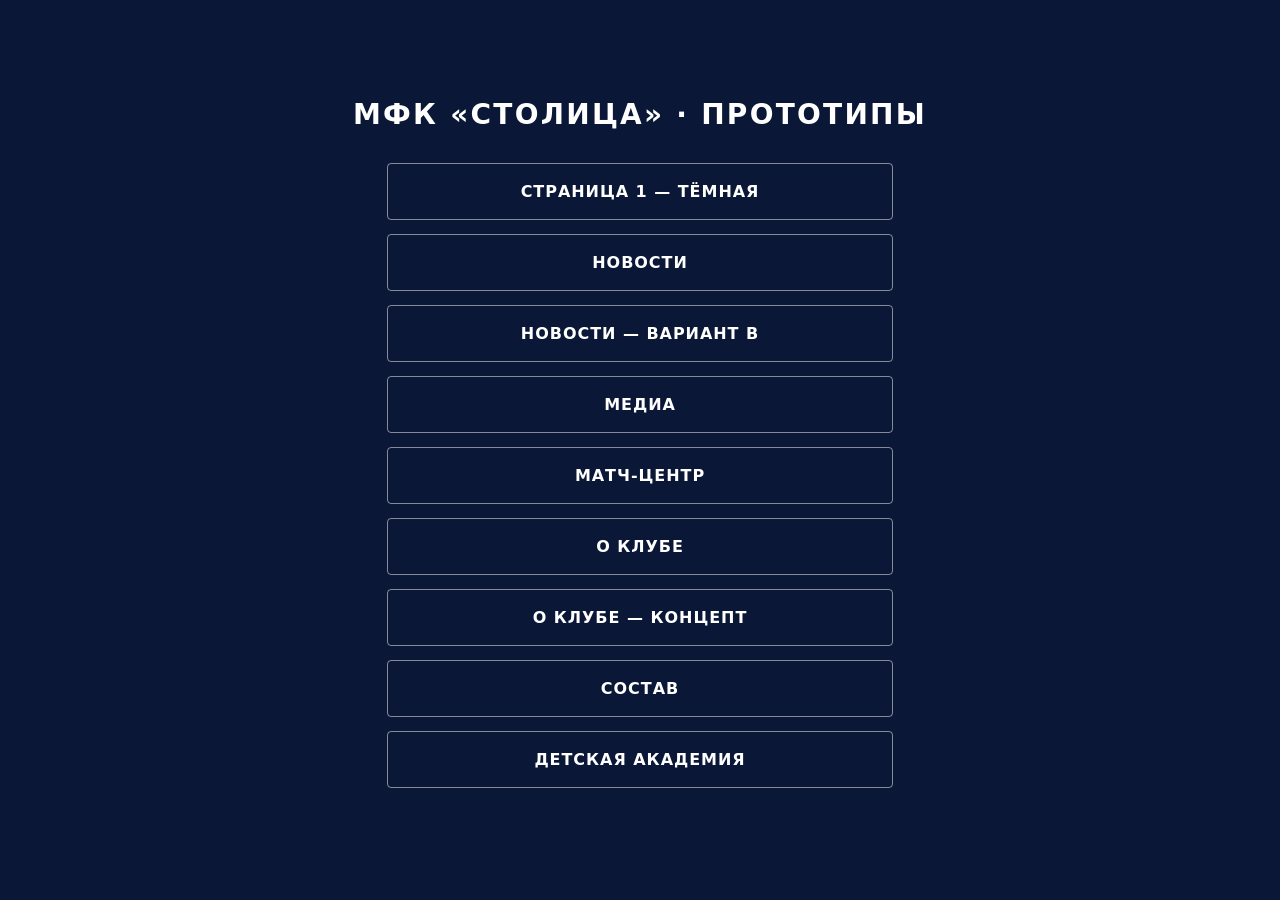
<file: index.html>
<!doctype html><html lang="ru"><head><meta charset="utf-8"><meta name="viewport" content="width=device-width,initial-scale=1"><title>МФК «Столица» — прототипы</title>
<style>body{margin:0;min-height:100vh;display:flex;align-items:center;justify-content:center;background:#0A1736;font-family:system-ui,sans-serif;color:#fff}
.b{text-align:center}h1{font-size:28px;letter-spacing:.08em;text-transform:uppercase;margin:0 0 32px}
a{display:block;margin:14px auto;padding:18px 32px;width:min(440px,calc(100vw - 48px));border:1.5px solid rgba(255,255,255,.5);border-radius:4px;color:#fff;text-decoration:none;font-weight:600;letter-spacing:.06em;text-transform:uppercase}
a:hover{background:#E3132C;border-color:#E3132C}</style></head><body><div class="b"><h1>МФК «Столица» · прототипы</h1>
<a href="page-1/index.html">Страница 1 — тёмная</a><a href="news/index.html">Новости</a><a href="news/variant-b.html">Новости — вариант B</a><a href="media/index.html">Медиа</a><a href="match-center/index.html">Матч-центр</a><a href="club/index.html">О клубе</a><a href="club/concept.html">О клубе — концепт</a><a href="squad/index.html">Состав</a><a href="kids/index.html">Детская академия</a></div></body></html>
</file>
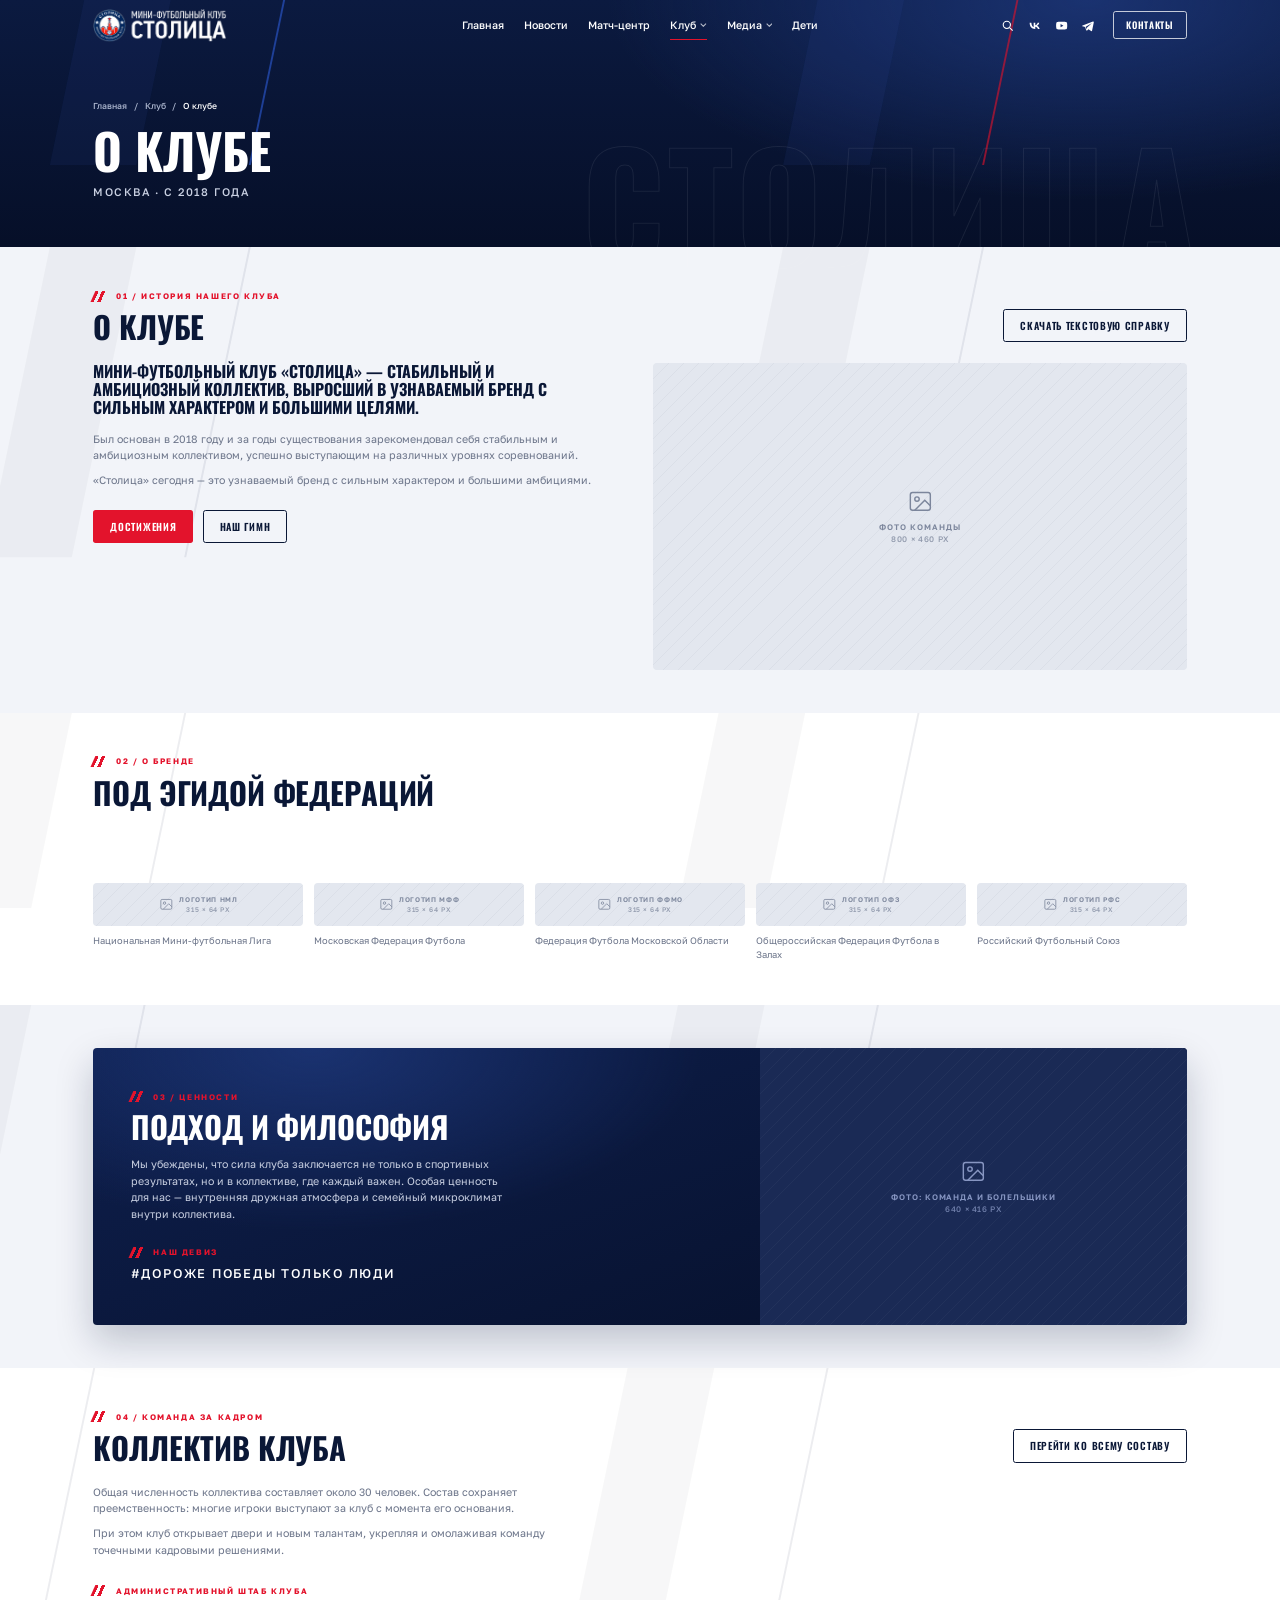
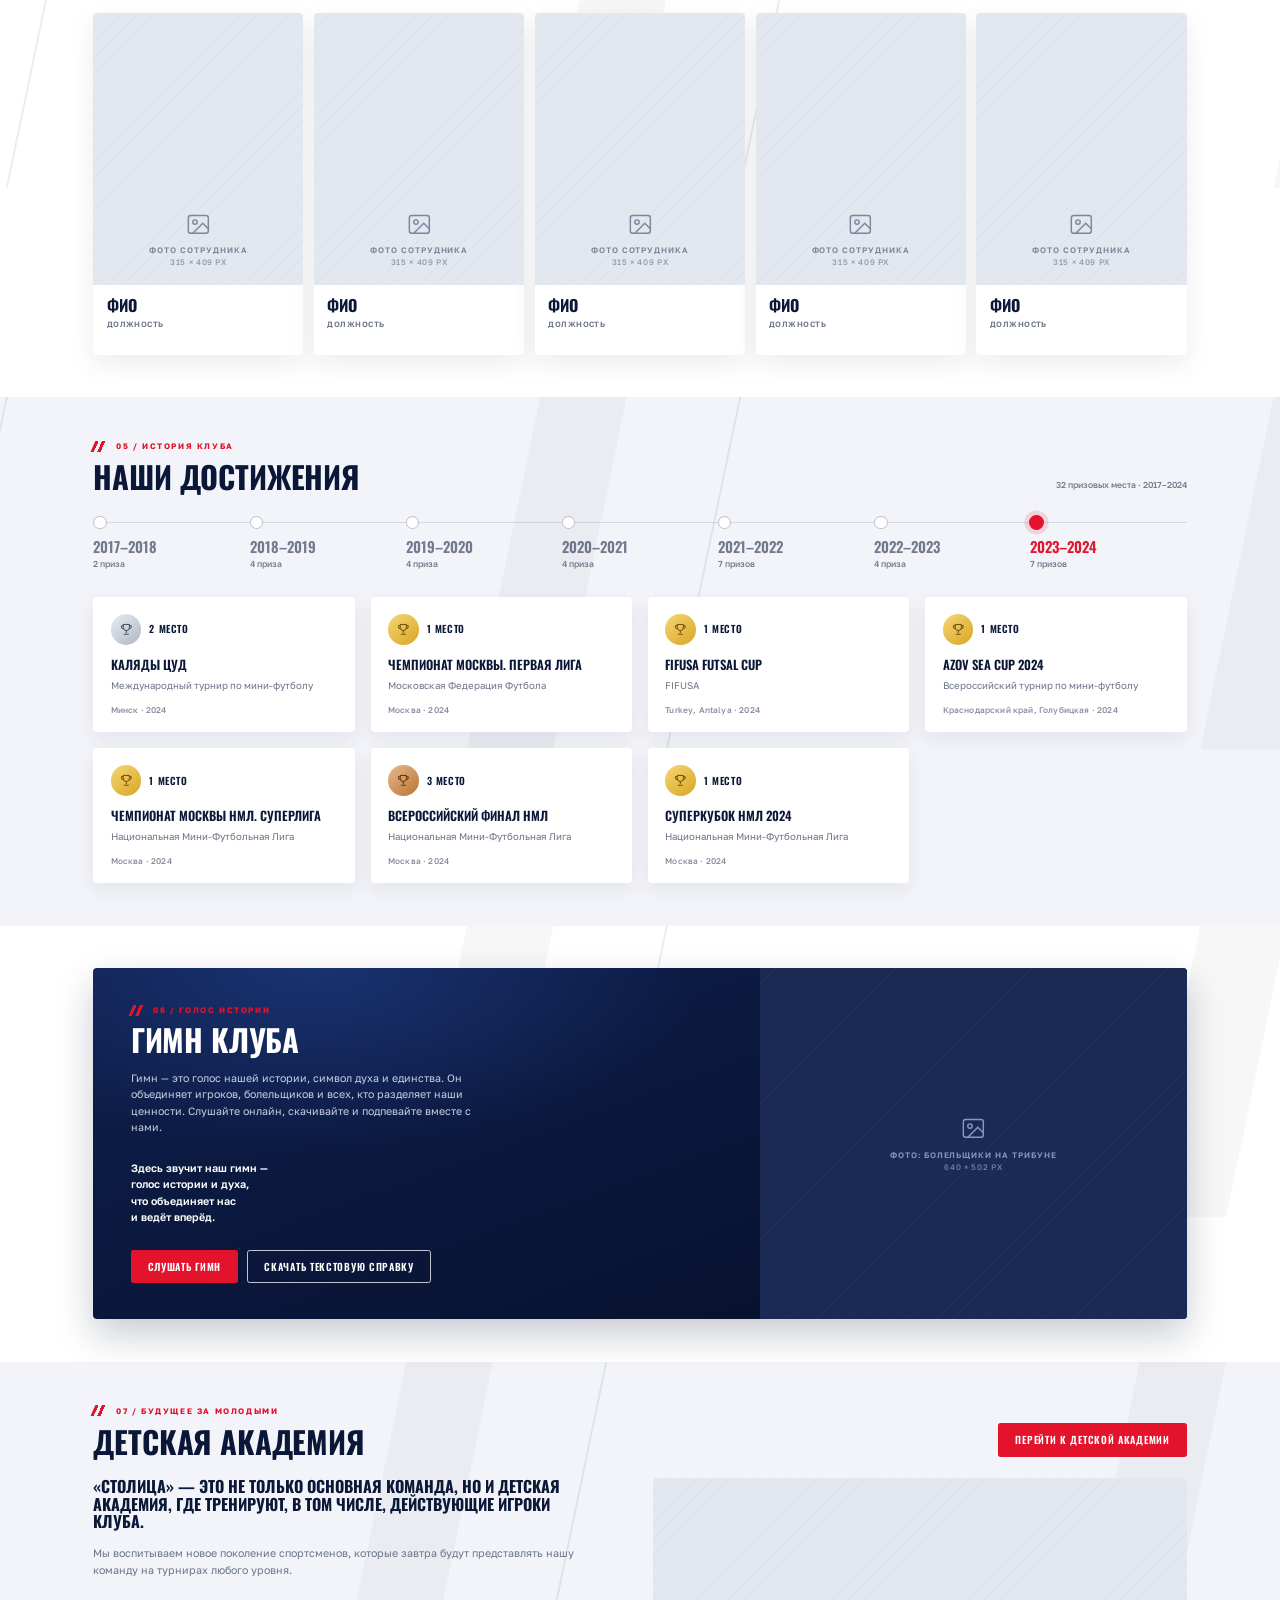
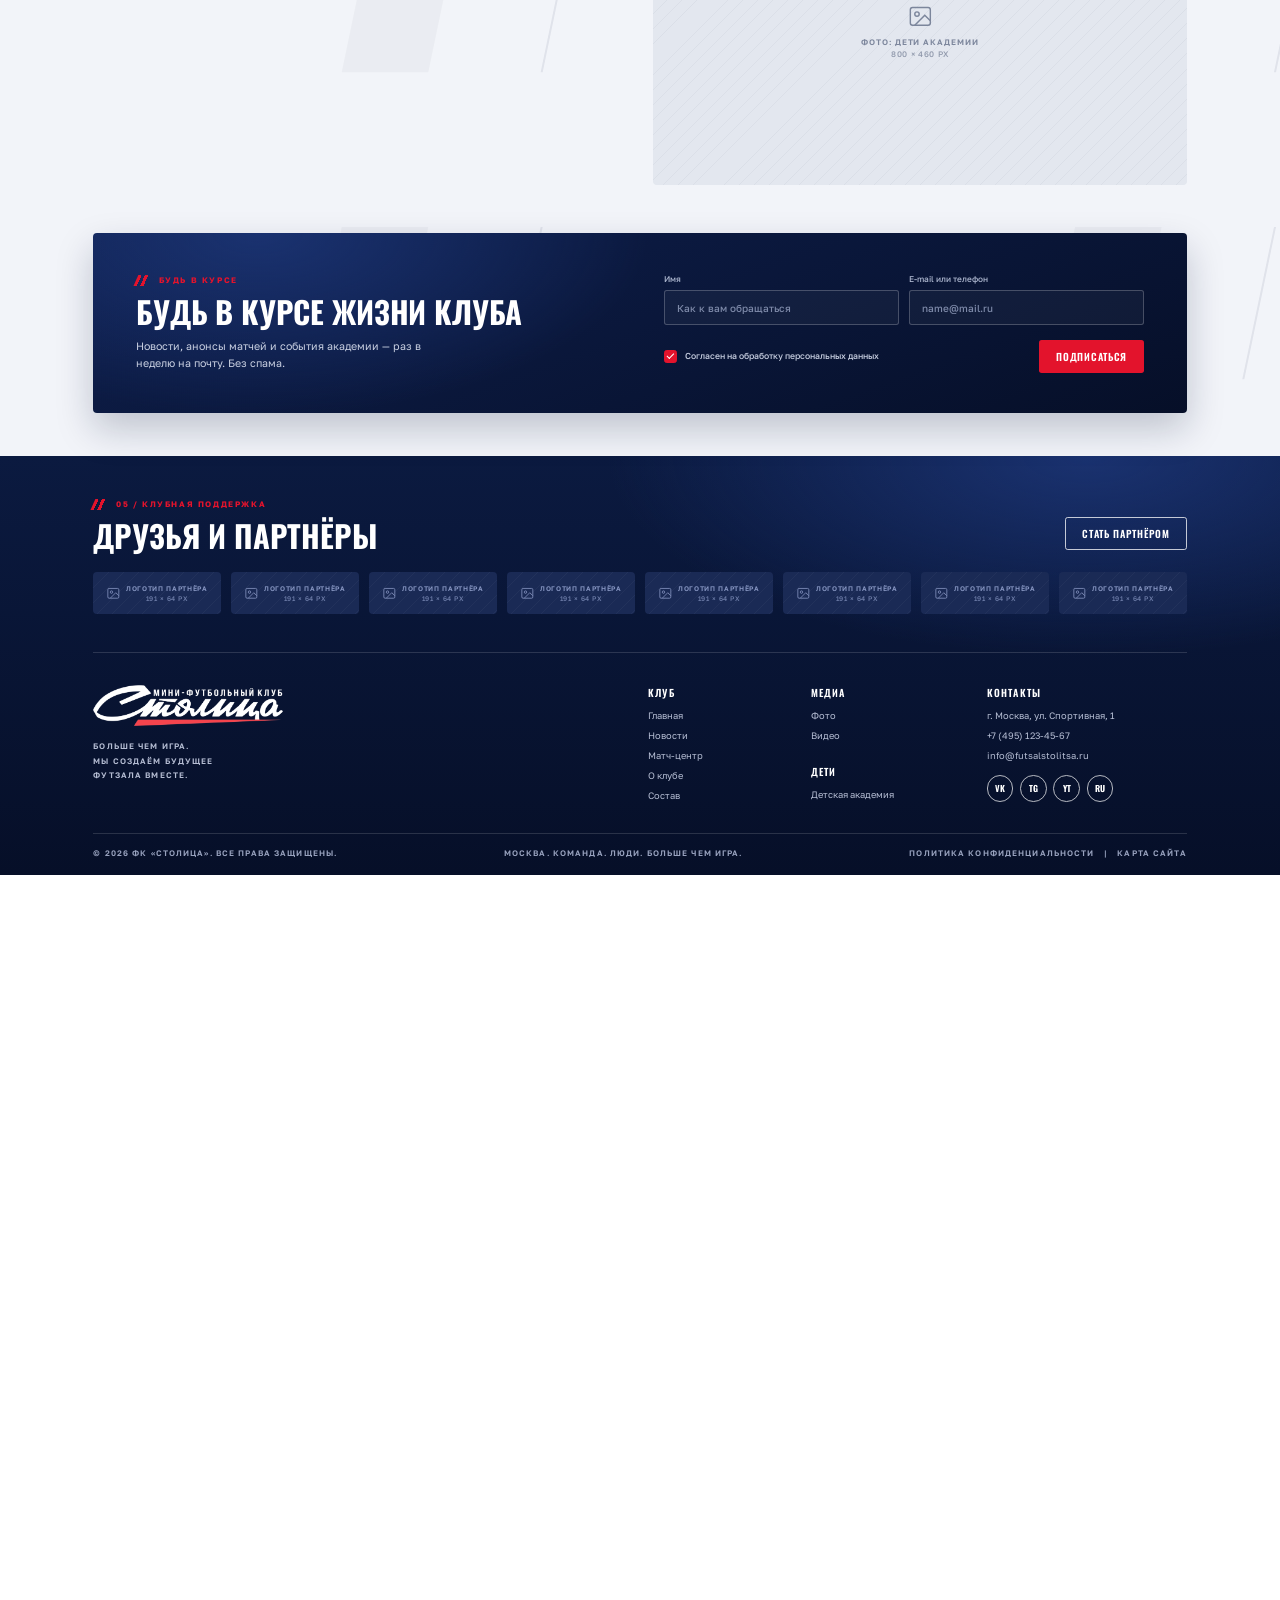
<file: club/index.html>
<!doctype html><html lang="ru" class="wide rsp" data-deco-t="0.20824" data-deco-x0="566.2"><head><meta charset="utf-8"><meta name="viewport" content="width=device-width,initial-scale=1">
<title>МФК «Столица» — О клубе</title><link rel="stylesheet" href="../assets/css/style.css"><link rel="stylesheet" href="../assets/css/pages.css"><link rel="stylesheet" href="../assets/css/responsive.css"><link rel="stylesheet" href="../assets/css/square.css">
<script>(function(){var d=document.documentElement;function f(){var w=window.innerWidth,m=w<1280,z=Math.min(1,w/1920);d.classList.toggle('mob',m);d.style.zoom=(!m&&z<1)?z:'';d.style.setProperty('--bleed',m?'0px':Math.max(0,(d.clientWidth-1920)/2)+'px')}f();addEventListener('resize',f)})()</script></head><body><header class="hdr dk"><div class="logo"><img src="../assets/img/logo_hdr_w.png" style="height:50px;width:auto" alt="МФК Столица"></div>
<nav class="nav"><a class="" href="../page-1/index.html">Главная</a><a class="" href="../news/index.html">Новости</a><a class="" href="../match-center/index.html">Матч-центр</a><span class="dd on"><a href="../club/index.html" aria-haspopup="true">Клуб<svg class="chev" viewBox="0 0 10 6" fill="none" stroke="currentColor" stroke-width="1.6"><path d="M1 1l4 4 4-4"/></svg></a><div class="ddm"><a href="../club/index.html" tabindex="0" class=on>О клубе</a><a href="../squad/index.html" tabindex="0">Состав</a></div></span><span class="dd"><a href="../media/index.html" aria-haspopup="true">Медиа<svg class="chev" viewBox="0 0 10 6" fill="none" stroke="currentColor" stroke-width="1.6"><path d="M1 1l4 4 4-4"/></svg></a><div class="ddm"><a href="../media/index.html#photo" tabindex="0">Фото</a><a href="../media/index.html#video" tabindex="0">Видео</a></div></span><a class="" href="../kids/index.html">Дети</a><a class="btn btn-red mob-only" href="#contacts">Контакты</a></nav><div class="hright"><div class="hicons"><a href="#search" aria-label="Поиск"><svg viewBox="0 0 24 24" fill="none" stroke="currentColor" stroke-width="2"><circle cx="10.5" cy="10.5" r="6.5"/><path d="M15.5 15.5L21 21"/></svg></a><a href="https://vk.com" aria-label="ВКонтакте" target="_blank" rel="noopener noreferrer"><svg viewBox="0 0 24 24" fill="currentColor"><path d="M12.8 18C6.6 18 3.1 13.8 3 6.8h3.1c.1 5.1 2.4 7.3 4.1 7.7V6.8h2.9v4.4c1.8-.2 3.6-2.2 4.3-4.4h2.9c-.5 2.7-2.5 4.7-3.9 5.5 1.4.7 3.7 2.4 4.6 5.7h-3.2c-.7-2.2-2.4-3.8-4.7-4V18h-.3z"/></svg></a><a href="https://www.youtube.com" aria-label="YouTube" target="_blank" rel="noopener noreferrer"><svg viewBox="0 0 24 24" fill="currentColor"><path d="M21.6 7.2a2.5 2.5 0 00-1.8-1.8C18.2 5 12 5 12 5s-6.2 0-7.8.4A2.5 2.5 0 002.4 7.2 26 26 0 002 12a26 26 0 00.4 4.8 2.5 2.5 0 001.8 1.8C5.8 19 12 19 12 19s6.2 0 7.8-.4a2.5 2.5 0 001.8-1.8A26 26 0 0022 12a26 26 0 00-.4-4.8zM10 15V9l5.2 3L10 15z"/></svg></a><a href="https://t.me" aria-label="Telegram" target="_blank" rel="noopener noreferrer"><svg viewBox="0 0 24 24" fill="currentColor"><path d="M21.5 4.3L2.9 11.5c-1.3.5-1.2 1.2-.2 1.5l4.8 1.5 1.8 5.6c.2.6.4.8.9.8.4 0 .6-.2.9-.4l2.3-2.2 4.8 3.5c.9.5 1.5.2 1.7-.8l3.1-14.7c.3-1.3-.5-1.8-1.5-1.5zM8.6 14.1l9.8-6.2c.5-.3.9-.1.5.2l-8.3 7.6-.3 3.4-1.7-5z"/></svg></a></div><a href="#contacts" class="btn btn-out w">Контакты</a></div><button class="burger" type="button" aria-label="Меню"><i></i><i></i><i></i></button></header>
<section class="navybg phero" style="color:#fff"><div class="ghost dk" style="right:calc(50% - 960px + 120px);bottom:-18px;font-size:220px">Столица</div>
<div class="wrap" style="padding-top:150px;padding-bottom:72px">
<div class="crumbs hi" style="--d:120ms"><a href="../page-1/index.html">Главная</a><span>/</span><span>Клуб</span><span>/</span><b>О клубе</b></div>
<h1 class="h1 hi" style="--d:220ms;font-size:74px;margin-top:22px">О клубе</h1>
<p class="sub hi" style="--d:340ms;margin-top:18px;font-size:16.5px;color:#C9D0E2">Москва · С 2018 года</p></div></section>

<section class="sec" id="about" style="background:var(--light)"><div class="wrap">
<div data-r><div class="sec-head"><div><div class="eyebrow">01 / История нашего клуба</div><h2 class="h2">О клубе</h2></div><span class="btn btn-out">Скачать текстовую справку</span></div></div>
<div style="display:grid;grid-template-columns:760px 1fr;gap:80px;align-items:start">
<div data-r>
<div class="h3">Мини-футбольный клуб «Столица» — стабильный и амбициозный коллектив, выросший в узнаваемый бренд с сильным характером и большими целями.</div>
<p class="p" style="margin-top:22px">Был основан в 2018 году и за годы существования зарекомендовал себя стабильным и амбициозным коллективом, успешно выступающим на различных уровнях соревнований.</p>
<p class="p" style="margin-top:12px">«Столица» сегодня — это узнаваемый бренд с сильным характером и большими амбициями.</p>
<div style="display:flex;gap:14px;margin-top:32px"><a class="btn btn-red" href="#achievements">Достижения</a><a class="btn btn-out" href="#anthem">Наш гимн</a></div></div>
<div style="position:relative;border-radius:var(--r);overflow:hidden;min-height:460px" data-r><div class="phd " style="position:absolute;inset:0"><svg viewBox="0 0 24 24" fill="none" stroke="currentColor" stroke-width="1.3"><rect x="3" y="4" width="18" height="16" rx="2"/><circle cx="9" cy="10" r="2"/><path d="M21 16l-5-5-9 9"/></svg><span class="phl" data-l="Фото команды">Фото команды</span></div></div></div></div></section>

<section class="sec" id="brand" style="background:#fff"><div class="wrap">
<div data-r><div class="sec-head"><div><div class="eyebrow">02 / О бренде</div><h2 class="h2">Под эгидой федераций</h2></div></div></div>
<p class="p" style="max-width:760px;margin:0 0 32px" data-r>Команда выступает под эгидой федераций, а также в коммерческих, всероссийских и международных турнирах.</p>
<div style="display:flex;gap:16px" data-stagger><div style="flex:1"><div class="phd lg" style="height:64px"><svg viewBox="0 0 24 24" fill="none" stroke="currentColor" stroke-width="1.3"><rect x="3" y="4" width="18" height="16" rx="2"/><circle cx="9" cy="10" r="2"/><path d="M21 16l-5-5-9 9"/></svg><span class="phl" data-l="Логотип НМЛ">Логотип НМЛ</span></div><div class="p" style="font-size:14px;margin-top:12px">Национальная Мини-футбольная Лига</div></div><div style="flex:1"><div class="phd lg" style="height:64px"><svg viewBox="0 0 24 24" fill="none" stroke="currentColor" stroke-width="1.3"><rect x="3" y="4" width="18" height="16" rx="2"/><circle cx="9" cy="10" r="2"/><path d="M21 16l-5-5-9 9"/></svg><span class="phl" data-l="Логотип МФФ">Логотип МФФ</span></div><div class="p" style="font-size:14px;margin-top:12px">Московская Федерация Футбола</div></div><div style="flex:1"><div class="phd lg" style="height:64px"><svg viewBox="0 0 24 24" fill="none" stroke="currentColor" stroke-width="1.3"><rect x="3" y="4" width="18" height="16" rx="2"/><circle cx="9" cy="10" r="2"/><path d="M21 16l-5-5-9 9"/></svg><span class="phl" data-l="Логотип ФФМО">Логотип ФФМО</span></div><div class="p" style="font-size:14px;margin-top:12px">Федерация Футбола Московской Области</div></div><div style="flex:1"><div class="phd lg" style="height:64px"><svg viewBox="0 0 24 24" fill="none" stroke="currentColor" stroke-width="1.3"><rect x="3" y="4" width="18" height="16" rx="2"/><circle cx="9" cy="10" r="2"/><path d="M21 16l-5-5-9 9"/></svg><span class="phl" data-l="Логотип ОФЗ">Логотип ОФЗ</span></div><div class="p" style="font-size:14px;margin-top:12px">Общероссийская Федерация Футбола в Залах</div></div><div style="flex:1"><div class="phd lg" style="height:64px"><svg viewBox="0 0 24 24" fill="none" stroke="currentColor" stroke-width="1.3"><rect x="3" y="4" width="18" height="16" rx="2"/><circle cx="9" cy="10" r="2"/><path d="M21 16l-5-5-9 9"/></svg><span class="phl" data-l="Логотип РФС">Логотип РФС</span></div><div class="p" style="font-size:14px;margin-top:12px">Российский Футбольный Союз</div></div></div></div></section>

<section class="sec" id="values" style="background:var(--light)"><div class="wrap">
<div class="abanner dark" data-r><div class="ab-l"><div class="eyebrow">03 / Ценности</div><h2 class="h2">Подход и философия</h2>
<p class="p">Мы убеждены, что сила клуба заключается не только в спортивных результатах, но и в коллективе, где каждый важен. Особая ценность для нас — внутренняя дружная атмосфера и семейный микроклимат внутри коллектива.</p>
<div class="eyebrow" style="margin-bottom:10px">Наш девиз</div><div class="sub" style="color:#fff">#Дороже победы только люди</div></div>
<div class="ab-r"><div class="phd dk" style="position:absolute;inset:0"><svg viewBox="0 0 24 24" fill="none" stroke="currentColor" stroke-width="1.3"><rect x="3" y="4" width="18" height="16" rx="2"/><circle cx="9" cy="10" r="2"/><path d="M21 16l-5-5-9 9"/></svg><span class="phl" data-l="Фото: команда и болельщики">Фото: команда и болельщики</span></div></div></div></div></section>

<section class="sec" id="staff" style="background:#fff"><div class="wrap" style="--cardw:315.2px">
<div data-r><div class="sec-head"><div><div class="eyebrow">04 / Команда за кадром</div><h2 class="h2">Коллектив клуба</h2></div><a class="btn btn-out" href="../squad/index.html">Перейти ко всему составу</a></div></div>
<div style="max-width:760px;margin-bottom:40px" data-r><p class="p">Общая численность коллектива составляет около 30 человек. Состав сохраняет преемственность: многие игроки выступают за клуб с момента его основания.</p>
<p class="p" style="margin-top:12px">При этом клуб открывает двери и новым талантам, укрепляя и омолаживая команду точечными кадровыми решениями.</p></div>
<div class="eyebrow" style="margin-bottom:24px" data-r>Административный штаб клуба</div>
<div class="sqt" data-stagger><div class="pc"><div class="ph" style="height:409px"><div class="phd bot" style="position:absolute;inset:0"><svg viewBox="0 0 24 24" fill="none" stroke="currentColor" stroke-width="1.3"><rect x="3" y="4" width="18" height="16" rx="2"/><circle cx="9" cy="10" r="2"/><path d="M21 16l-5-5-9 9"/></svg><span class="phl" data-l="Фото сотрудника">Фото сотрудника</span></div></div><div style="padding:18px 20px 22px"><div class="nm">ФИО</div><div class="role" style="margin-top:10px">Должность</div></div></div><div class="pc"><div class="ph" style="height:409px"><div class="phd bot" style="position:absolute;inset:0"><svg viewBox="0 0 24 24" fill="none" stroke="currentColor" stroke-width="1.3"><rect x="3" y="4" width="18" height="16" rx="2"/><circle cx="9" cy="10" r="2"/><path d="M21 16l-5-5-9 9"/></svg><span class="phl" data-l="Фото сотрудника">Фото сотрудника</span></div></div><div style="padding:18px 20px 22px"><div class="nm">ФИО</div><div class="role" style="margin-top:10px">Должность</div></div></div><div class="pc"><div class="ph" style="height:409px"><div class="phd bot" style="position:absolute;inset:0"><svg viewBox="0 0 24 24" fill="none" stroke="currentColor" stroke-width="1.3"><rect x="3" y="4" width="18" height="16" rx="2"/><circle cx="9" cy="10" r="2"/><path d="M21 16l-5-5-9 9"/></svg><span class="phl" data-l="Фото сотрудника">Фото сотрудника</span></div></div><div style="padding:18px 20px 22px"><div class="nm">ФИО</div><div class="role" style="margin-top:10px">Должность</div></div></div><div class="pc"><div class="ph" style="height:409px"><div class="phd bot" style="position:absolute;inset:0"><svg viewBox="0 0 24 24" fill="none" stroke="currentColor" stroke-width="1.3"><rect x="3" y="4" width="18" height="16" rx="2"/><circle cx="9" cy="10" r="2"/><path d="M21 16l-5-5-9 9"/></svg><span class="phl" data-l="Фото сотрудника">Фото сотрудника</span></div></div><div style="padding:18px 20px 22px"><div class="nm">ФИО</div><div class="role" style="margin-top:10px">Должность</div></div></div><div class="pc"><div class="ph" style="height:409px"><div class="phd bot" style="position:absolute;inset:0"><svg viewBox="0 0 24 24" fill="none" stroke="currentColor" stroke-width="1.3"><rect x="3" y="4" width="18" height="16" rx="2"/><circle cx="9" cy="10" r="2"/><path d="M21 16l-5-5-9 9"/></svg><span class="phl" data-l="Фото сотрудника">Фото сотрудника</span></div></div><div style="padding:18px 20px 22px"><div class="nm">ФИО</div><div class="role" style="margin-top:10px">Должность</div></div></div></div></div></section>

<section class="sec" id="achievements" style="background:var(--light)"><div class="wrap">
<div data-r><div class="sec-head"><div><div class="eyebrow">05 / История клуба</div><h2 class="h2">Наши достижения</h2></div><span class="vkcap">32 призовых места · 2017–2024</span></div></div>
<div class="tline" data-r data-tline><span class="" data-s="0"><i></i><b>2017–2018</b><em>2 приза</em></span><span class="" data-s="1"><i></i><b>2018–2019</b><em>4 приза</em></span><span class="" data-s="2"><i></i><b>2019–2020</b><em>4 приза</em></span><span class="" data-s="3"><i></i><b>2020–2021</b><em>4 приза</em></span><span class="" data-s="4"><i></i><b>2021–2022</b><em>7 призов</em></span><span class="" data-s="5"><i></i><b>2022–2023</b><em>4 приза</em></span><span class="on" data-s="6"><i></i><b>2023–2024</b><em>7 призов</em></span></div>
<div data-r><div class="achp" data-sp="0" hidden><div class="achg"><div class="ach"><div class="atop"><span class="medal silver"><svg viewBox="0 0 24 24" fill="none" stroke="currentColor" stroke-width="1.6"><path d="M7 4h10v5a5 5 0 0 1-10 0V4z"/><path d="M7 6H4v2a3 3 0 0 0 3 3M17 6h3v2a3 3 0 0 1-3 3M12 14v4M8 20h8"/></svg></span><span class="apl">2 место</span></div><div class="h4">Федеральная Бизнес Лига 2018</div><span class="dt">Москва · 2018</span></div><div class="ach"><div class="atop"><span class="medal silver"><svg viewBox="0 0 24 24" fill="none" stroke="currentColor" stroke-width="1.6"><path d="M7 4h10v5a5 5 0 0 1-10 0V4z"/><path d="M7 6H4v2a3 3 0 0 0 3 3M17 6h3v2a3 3 0 0 1-3 3M12 14v4M8 20h8"/></svg></span><span class="apl">2 место</span></div><div class="h4">Чемпионат г. Москвы 2017–2018. Высшая лига</div><p>Национальная Мини-Футбольная Лига</p><span class="dt">Москва · 2018</span></div></div></div><div class="achp" data-sp="1" hidden><div class="achg"><div class="ach"><div class="atop"><span class="medal gold"><svg viewBox="0 0 24 24" fill="none" stroke="currentColor" stroke-width="1.6"><path d="M7 4h10v5a5 5 0 0 1-10 0V4z"/><path d="M7 6H4v2a3 3 0 0 0 3 3M17 6h3v2a3 3 0 0 1-3 3M12 14v4M8 20h8"/></svg></span><span class="apl">1 место</span></div><div class="h4">Кубок России по футзалу 2019</div><p>Федерация Футзала России</p><span class="dt">Московская область · 2019</span></div><div class="ach"><div class="atop"><span class="medal silver"><svg viewBox="0 0 24 24" fill="none" stroke="currentColor" stroke-width="1.6"><path d="M7 4h10v5a5 5 0 0 1-10 0V4z"/><path d="M7 6H4v2a3 3 0 0 0 3 3M17 6h3v2a3 3 0 0 1-3 3M12 14v4M8 20h8"/></svg></span><span class="apl">2 место</span></div><div class="h4">Narva Futsal Cup 2019</div><p>Международный турнир по мини-футболу</p><span class="dt">Эстония, Нарва · 2019</span></div><div class="ach"><div class="atop"><span class="medal silver"><svg viewBox="0 0 24 24" fill="none" stroke="currentColor" stroke-width="1.6"><path d="M7 4h10v5a5 5 0 0 1-10 0V4z"/><path d="M7 6H4v2a3 3 0 0 0 3 3M17 6h3v2a3 3 0 0 1-3 3M12 14v4M8 20h8"/></svg></span><span class="apl">2 место</span></div><div class="h4">Открытый Кубок г. Москвы 2019</div><p>Национальная Мини-Футбольная Лига</p><span class="dt">Москва · 2019</span></div><div class="ach"><div class="atop"><span class="medal silver"><svg viewBox="0 0 24 24" fill="none" stroke="currentColor" stroke-width="1.6"><path d="M7 4h10v5a5 5 0 0 1-10 0V4z"/><path d="M7 6H4v2a3 3 0 0 0 3 3M17 6h3v2a3 3 0 0 1-3 3M12 14v4M8 20h8"/></svg></span><span class="apl">2 место</span></div><div class="h4">Чемпионат г. Москвы 2018–2019. Премьер лига</div><p>Национальная Мини-Футбольная Лига</p><span class="dt">Москва · 2019</span></div></div></div><div class="achp" data-sp="2" hidden><div class="achg"><div class="ach"><div class="atop"><span class="medal gold"><svg viewBox="0 0 24 24" fill="none" stroke="currentColor" stroke-width="1.6"><path d="M7 4h10v5a5 5 0 0 1-10 0V4z"/><path d="M7 6H4v2a3 3 0 0 0 3 3M17 6h3v2a3 3 0 0 1-3 3M12 14v4M8 20h8"/></svg></span><span class="apl">1 место</span></div><div class="h4">Всероссийский турнир «Таланты России»</div><p>Возраст U15–U25</p><span class="dt">Москва · 2020</span></div><div class="ach"><div class="atop"><span class="medal gold"><svg viewBox="0 0 24 24" fill="none" stroke="currentColor" stroke-width="1.6"><path d="M7 4h10v5a5 5 0 0 1-10 0V4z"/><path d="M7 6H4v2a3 3 0 0 0 3 3M17 6h3v2a3 3 0 0 1-3 3M12 14v4M8 20h8"/></svg></span><span class="apl">1 место</span></div><div class="h4">Открытый Кубок г. Москвы 2020</div><p>Национальная Мини-Футбольная Лига</p><span class="dt">Москва · 2020</span></div><div class="ach"><div class="atop"><span class="medal gold"><svg viewBox="0 0 24 24" fill="none" stroke="currentColor" stroke-width="1.6"><path d="M7 4h10v5a5 5 0 0 1-10 0V4z"/><path d="M7 6H4v2a3 3 0 0 0 3 3M17 6h3v2a3 3 0 0 1-3 3M12 14v4M8 20h8"/></svg></span><span class="apl">1 место</span></div><div class="h4">Чемпионат г. Москвы 2019–2020. Супер лига</div><p>Национальная Мини-Футбольная Лига</p><span class="dt">Москва · 2020</span></div><div class="ach"><div class="atop"><span class="medal gold"><svg viewBox="0 0 24 24" fill="none" stroke="currentColor" stroke-width="1.6"><path d="M7 4h10v5a5 5 0 0 1-10 0V4z"/><path d="M7 6H4v2a3 3 0 0 0 3 3M17 6h3v2a3 3 0 0 1-3 3M12 14v4M8 20h8"/></svg></span><span class="apl">1 место</span></div><div class="h4">Зимний Кубок г. Москвы 2020</div><p>Национальная Мини-Футбольная Лига</p><span class="dt">Москва · 2020</span></div></div></div><div class="achp" data-sp="3" hidden><div class="achg"><div class="ach"><div class="atop"><span class="medal gold"><svg viewBox="0 0 24 24" fill="none" stroke="currentColor" stroke-width="1.6"><path d="M7 4h10v5a5 5 0 0 1-10 0V4z"/><path d="M7 6H4v2a3 3 0 0 0 3 3M17 6h3v2a3 3 0 0 1-3 3M12 14v4M8 20h8"/></svg></span><span class="apl">1 место</span></div><div class="h4">Лига Чемпионов Европы по футзалу 2021</div><p>Futsal European Federation</p><span class="dt">Turkey, Manavgat · 2021</span></div><div class="ach"><div class="atop"><span class="medal gold"><svg viewBox="0 0 24 24" fill="none" stroke="currentColor" stroke-width="1.6"><path d="M7 4h10v5a5 5 0 0 1-10 0V4z"/><path d="M7 6H4v2a3 3 0 0 0 3 3M17 6h3v2a3 3 0 0 1-3 3M12 14v4M8 20h8"/></svg></span><span class="apl">1 место</span></div><div class="h4">XXIX Кубок России по футзалу 2021</div><p>Межрегиональная Федерация Футзала России</p><span class="dt">Московская область · 2021</span></div><div class="ach"><div class="atop"><span class="medal gold"><svg viewBox="0 0 24 24" fill="none" stroke="currentColor" stroke-width="1.6"><path d="M7 4h10v5a5 5 0 0 1-10 0V4z"/><path d="M7 6H4v2a3 3 0 0 0 3 3M17 6h3v2a3 3 0 0 1-3 3M12 14v4M8 20h8"/></svg></span><span class="apl">1 место</span></div><div class="h4">XXIX Чемпионат России по футзалу 2021</div><p>Межрегиональная Федерация Футзала России</p><span class="dt">Московская область · 2021</span></div><div class="ach"><div class="atop"><span class="medal bronze"><svg viewBox="0 0 24 24" fill="none" stroke="currentColor" stroke-width="1.6"><path d="M7 4h10v5a5 5 0 0 1-10 0V4z"/><path d="M7 6H4v2a3 3 0 0 0 3 3M17 6h3v2a3 3 0 0 1-3 3M12 14v4M8 20h8"/></svg></span><span class="apl">3 место</span></div><div class="h4">Чемпионат Москвы НМЛ. Супер Лига</div><p>Национальная Мини-Футбольная Лига</p><span class="dt">Москва · 2021</span></div></div></div><div class="achp" data-sp="4" hidden><div class="achg"><div class="ach"><div class="atop"><span class="medal silver"><svg viewBox="0 0 24 24" fill="none" stroke="currentColor" stroke-width="1.6"><path d="M7 4h10v5a5 5 0 0 1-10 0V4z"/><path d="M7 6H4v2a3 3 0 0 0 3 3M17 6h3v2a3 3 0 0 1-3 3M12 14v4M8 20h8"/></svg></span><span class="apl">2 место</span></div><div class="h4">Арсенал Black Sea Cup</div><p>Всероссийский турнир по мини-футболу</p><span class="dt">Абрау-Дюрсо · 2022</span></div><div class="ach"><div class="atop"><span class="medal gold"><svg viewBox="0 0 24 24" fill="none" stroke="currentColor" stroke-width="1.6"><path d="M7 4h10v5a5 5 0 0 1-10 0V4z"/><path d="M7 6H4v2a3 3 0 0 0 3 3M17 6h3v2a3 3 0 0 1-3 3M12 14v4M8 20h8"/></svg></span><span class="apl">1 место</span></div><div class="h4">Арсенал Azov Cup 2022</div><p>Всероссийский турнир по мини-футболу</p><span class="dt">Краснодарский край, Голубицкая · 2022</span></div><div class="ach"><div class="atop"><span class="medal gold"><svg viewBox="0 0 24 24" fill="none" stroke="currentColor" stroke-width="1.6"><path d="M7 4h10v5a5 5 0 0 1-10 0V4z"/><path d="M7 6H4v2a3 3 0 0 0 3 3M17 6h3v2a3 3 0 0 1-3 3M12 14v4M8 20h8"/></svg></span><span class="apl">1 место</span></div><div class="h4">Чемпионат Москвы</div><p>Национальная Мини-Футбольная Лига · Суперлига</p><span class="dt">Москва · 2022</span></div><div class="ach"><div class="atop"><span class="medal gold"><svg viewBox="0 0 24 24" fill="none" stroke="currentColor" stroke-width="1.6"><path d="M7 4h10v5a5 5 0 0 1-10 0V4z"/><path d="M7 6H4v2a3 3 0 0 0 3 3M17 6h3v2a3 3 0 0 1-3 3M12 14v4M8 20h8"/></svg></span><span class="apl">1 место</span></div><div class="h4">XXX Чемпионат России по футзалу</div><p>Межрегиональная Федерация Футзала России</p><span class="dt">Московская область, Ивантеевка · 2022</span></div><div class="ach"><div class="atop"><span class="medal gold"><svg viewBox="0 0 24 24" fill="none" stroke="currentColor" stroke-width="1.6"><path d="M7 4h10v5a5 5 0 0 1-10 0V4z"/><path d="M7 6H4v2a3 3 0 0 0 3 3M17 6h3v2a3 3 0 0 1-3 3M12 14v4M8 20h8"/></svg></span><span class="apl">1 место</span></div><div class="h4">Чемпионат мира 5×5 AFL</div><p>Amateur Football League</p><span class="dt">Сочи · 2022</span></div><div class="ach"><div class="atop"><span class="medal gold"><svg viewBox="0 0 24 24" fill="none" stroke="currentColor" stroke-width="1.6"><path d="M7 4h10v5a5 5 0 0 1-10 0V4z"/><path d="M7 6H4v2a3 3 0 0 0 3 3M17 6h3v2a3 3 0 0 1-3 3M12 14v4M8 20h8"/></svg></span><span class="apl">1 место</span></div><div class="h4">Futsal Masters Cup</div><p>Всероссийский турнир по мини-футболу</p><span class="dt">Чебоксары · 2022</span></div><div class="ach"><div class="atop"><span class="medal bronze"><svg viewBox="0 0 24 24" fill="none" stroke="currentColor" stroke-width="1.6"><path d="M7 4h10v5a5 5 0 0 1-10 0V4z"/><path d="M7 6H4v2a3 3 0 0 0 3 3M17 6h3v2a3 3 0 0 1-3 3M12 14v4M8 20h8"/></svg></span><span class="apl">3 место</span></div><div class="h4">Рождественский Кубок ККФЛ</div><p>Всероссийский турнир по мини-футболу</p><span class="dt">Краснодар · 2022</span></div></div></div><div class="achp" data-sp="5" hidden><div class="achg"><div class="ach"><div class="atop"><span class="medal gold"><svg viewBox="0 0 24 24" fill="none" stroke="currentColor" stroke-width="1.6"><path d="M7 4h10v5a5 5 0 0 1-10 0V4z"/><path d="M7 6H4v2a3 3 0 0 0 3 3M17 6h3v2a3 3 0 0 1-3 3M12 14v4M8 20h8"/></svg></span><span class="apl">1 место</span></div><div class="h4">Всероссийский финал НМЛ</div><p>Национальная Мини-футбольная Лига</p><span class="dt">Нижний Новгород · 2023</span></div><div class="ach"><div class="atop"><span class="medal silver"><svg viewBox="0 0 24 24" fill="none" stroke="currentColor" stroke-width="1.6"><path d="M7 4h10v5a5 5 0 0 1-10 0V4z"/><path d="M7 6H4v2a3 3 0 0 0 3 3M17 6h3v2a3 3 0 0 1-3 3M12 14v4M8 20h8"/></svg></span><span class="apl">2 место</span></div><div class="h4">Чемпионат Москвы НМЛ. Суперлига</div><p>Национальная Мини-футбольная Лига</p><span class="dt">Москва · 2023</span></div><div class="ach"><div class="atop"><span class="medal gold"><svg viewBox="0 0 24 24" fill="none" stroke="currentColor" stroke-width="1.6"><path d="M7 4h10v5a5 5 0 0 1-10 0V4z"/><path d="M7 6H4v2a3 3 0 0 0 3 3M17 6h3v2a3 3 0 0 1-3 3M12 14v4M8 20h8"/></svg></span><span class="apl">1 место</span></div><div class="h4">Yeleu Cup 2023</div><p>Международный турнир по мини-футболу</p><span class="dt">Астана, Казахстан · 2023</span></div><div class="ach"><div class="atop"><span class="medal bronze"><svg viewBox="0 0 24 24" fill="none" stroke="currentColor" stroke-width="1.6"><path d="M7 4h10v5a5 5 0 0 1-10 0V4z"/><path d="M7 6H4v2a3 3 0 0 0 3 3M17 6h3v2a3 3 0 0 1-3 3M12 14v4M8 20h8"/></svg></span><span class="apl">3 место</span></div><div class="h4">Каляды Цуд 2023</div><p>Международный турнир по мини-футболу</p><span class="dt">Беларусь, Минск · 2023</span></div></div></div><div class="achp" data-sp="6"><div class="achg"><div class="ach"><div class="atop"><span class="medal silver"><svg viewBox="0 0 24 24" fill="none" stroke="currentColor" stroke-width="1.6"><path d="M7 4h10v5a5 5 0 0 1-10 0V4z"/><path d="M7 6H4v2a3 3 0 0 0 3 3M17 6h3v2a3 3 0 0 1-3 3M12 14v4M8 20h8"/></svg></span><span class="apl">2 место</span></div><div class="h4">Каляды Цуд</div><p>Международный турнир по мини-футболу</p><span class="dt">Минск · 2024</span></div><div class="ach"><div class="atop"><span class="medal gold"><svg viewBox="0 0 24 24" fill="none" stroke="currentColor" stroke-width="1.6"><path d="M7 4h10v5a5 5 0 0 1-10 0V4z"/><path d="M7 6H4v2a3 3 0 0 0 3 3M17 6h3v2a3 3 0 0 1-3 3M12 14v4M8 20h8"/></svg></span><span class="apl">1 место</span></div><div class="h4">Чемпионат Москвы. Первая лига</div><p>Московская Федерация Футбола</p><span class="dt">Москва · 2024</span></div><div class="ach"><div class="atop"><span class="medal gold"><svg viewBox="0 0 24 24" fill="none" stroke="currentColor" stroke-width="1.6"><path d="M7 4h10v5a5 5 0 0 1-10 0V4z"/><path d="M7 6H4v2a3 3 0 0 0 3 3M17 6h3v2a3 3 0 0 1-3 3M12 14v4M8 20h8"/></svg></span><span class="apl">1 место</span></div><div class="h4">FIFUSA Futsal Cup</div><p>FIFUSA</p><span class="dt">Turkey, Antalya · 2024</span></div><div class="ach"><div class="atop"><span class="medal gold"><svg viewBox="0 0 24 24" fill="none" stroke="currentColor" stroke-width="1.6"><path d="M7 4h10v5a5 5 0 0 1-10 0V4z"/><path d="M7 6H4v2a3 3 0 0 0 3 3M17 6h3v2a3 3 0 0 1-3 3M12 14v4M8 20h8"/></svg></span><span class="apl">1 место</span></div><div class="h4">Azov Sea Cup 2024</div><p>Всероссийский турнир по мини-футболу</p><span class="dt">Краснодарский край, Голубицкая · 2024</span></div><div class="ach"><div class="atop"><span class="medal gold"><svg viewBox="0 0 24 24" fill="none" stroke="currentColor" stroke-width="1.6"><path d="M7 4h10v5a5 5 0 0 1-10 0V4z"/><path d="M7 6H4v2a3 3 0 0 0 3 3M17 6h3v2a3 3 0 0 1-3 3M12 14v4M8 20h8"/></svg></span><span class="apl">1 место</span></div><div class="h4">Чемпионат Москвы НМЛ. Суперлига</div><p>Национальная Мини-Футбольная Лига</p><span class="dt">Москва · 2024</span></div><div class="ach"><div class="atop"><span class="medal bronze"><svg viewBox="0 0 24 24" fill="none" stroke="currentColor" stroke-width="1.6"><path d="M7 4h10v5a5 5 0 0 1-10 0V4z"/><path d="M7 6H4v2a3 3 0 0 0 3 3M17 6h3v2a3 3 0 0 1-3 3M12 14v4M8 20h8"/></svg></span><span class="apl">3 место</span></div><div class="h4">Всероссийский финал НМЛ</div><p>Национальная Мини-Футбольная Лига</p><span class="dt">Москва · 2024</span></div><div class="ach"><div class="atop"><span class="medal gold"><svg viewBox="0 0 24 24" fill="none" stroke="currentColor" stroke-width="1.6"><path d="M7 4h10v5a5 5 0 0 1-10 0V4z"/><path d="M7 6H4v2a3 3 0 0 0 3 3M17 6h3v2a3 3 0 0 1-3 3M12 14v4M8 20h8"/></svg></span><span class="apl">1 место</span></div><div class="h4">Суперкубок НМЛ 2024</div><p>Национальная Мини-Футбольная Лига</p><span class="dt">Москва · 2024</span></div></div></div></div></div></section>

<section class="sec" id="anthem" style="background:#fff"><div class="wrap">
<div class="abanner dark" data-r><div class="ab-l"><div class="eyebrow">06 / Голос истории</div><h2 class="h2">Гимн клуба</h2>
<p class="p">Гимн — это голос нашей истории, символ духа и единства. Он объединяет игроков, болельщиков и всех, кто разделяет наши ценности. Слушайте онлайн, скачивайте и подпевайте вместе с нами.</p>
<p class="p" style="color:#fff;font-weight:600;margin-top:0">Здесь звучит наш гимн —<br>голос истории и духа,<br>что объединяет нас<br>и ведёт вперёд.</p>
<div style="display:flex;gap:14px"><span class="btn btn-red">Слушать гимн</span><span class="btn btn-out w">Скачать текстовую справку</span></div></div>
<div class="ab-r"><div class="phd dk" style="position:absolute;inset:0"><svg viewBox="0 0 24 24" fill="none" stroke="currentColor" stroke-width="1.3"><rect x="3" y="4" width="18" height="16" rx="2"/><circle cx="9" cy="10" r="2"/><path d="M21 16l-5-5-9 9"/></svg><span class="phl" data-l="Фото: болельщики на трибуне">Фото: болельщики на трибуне</span></div></div></div></div></section>

<section class="sec" id="academy" style="background:var(--light)"><div class="wrap">
<div data-r><div class="sec-head"><div><div class="eyebrow">07 / Будущее за молодыми</div><h2 class="h2">Детская академия</h2></div><a class="btn btn-red" href="../kids/index.html">Перейти к детской академии</a></div></div>
<div style="display:grid;grid-template-columns:760px 1fr;gap:80px;align-items:start">
<div data-r>
<div class="h3">«Столица» — это не только основная команда, но и детская академия, где тренируют, в том числе, действующие игроки клуба.</div>
<p class="p" style="margin-top:22px">Мы воспитываем новое поколение спортсменов, которые завтра будут представлять нашу команду на турнирах любого уровня.</p></div>
<div style="position:relative;border-radius:var(--r);overflow:hidden;min-height:460px" data-r><div class="phd " style="position:absolute;inset:0"><svg viewBox="0 0 24 24" fill="none" stroke="currentColor" stroke-width="1.3"><rect x="3" y="4" width="18" height="16" rx="2"/><circle cx="9" cy="10" r="2"/><path d="M21 16l-5-5-9 9"/></svg><span class="phl" data-l="Фото: дети академии">Фото: дети академии</span></div></div></div></div></section>
<section class="sec" style="background:var(--light);padding-top:8px"><div class="wrap">
<div class="subs dark" data-r><div class="sl"><div class="eyebrow">Будь в курсе</div><h2 class="h2">Будь в курсе жизни клуба</h2>
<p class="p">Новости, анонсы матчей и события академии — раз в неделю на почту. Без спама.</p></div>
<form class="sf" onsubmit="return false"><div class="row"><label><span>Имя</span><input type="text" placeholder="Как к вам обращаться" required autocomplete="name"></label>
<label><span>E-mail или телефон</span><input type="email" placeholder="name@mail.ru" required autocomplete="email"></label></div>
<div class="row2"><label class="chk"><input type="checkbox" checked required><i></i><span>Согласен на обработку персональных данных</span></label><button class="btn btn-red" type="submit">Подписаться</button></div>
<div class="ok" role="status">Спасибо, заявка принята</div></form></div></div></section>
<section class="foot navybg" id="contacts">


<div class="wrap" style="padding-top:var(--sec)"><div class="sec-head" data-r><div><div class="eyebrow">05 / Клубная поддержка</div><h2 class="h2">Друзья и партнёры</h2></div><span class="btn btn-out w">Стать партнёром</span></div>
<div style="display:flex;gap:16px;margin:8px 0 56px" data-stagger><div class="phd dk lg" style="height:64px;flex:1"><svg viewBox="0 0 24 24" fill="none" stroke="currentColor" stroke-width="1.3"><rect x="3" y="4" width="18" height="16" rx="2"/><circle cx="9" cy="10" r="2"/><path d="M21 16l-5-5-9 9"/></svg><span class="phl" data-l="Логотип партнёра">Логотип партнёра</span></div><div class="phd dk lg" style="height:64px;flex:1"><svg viewBox="0 0 24 24" fill="none" stroke="currentColor" stroke-width="1.3"><rect x="3" y="4" width="18" height="16" rx="2"/><circle cx="9" cy="10" r="2"/><path d="M21 16l-5-5-9 9"/></svg><span class="phl" data-l="Логотип партнёра">Логотип партнёра</span></div><div class="phd dk lg" style="height:64px;flex:1"><svg viewBox="0 0 24 24" fill="none" stroke="currentColor" stroke-width="1.3"><rect x="3" y="4" width="18" height="16" rx="2"/><circle cx="9" cy="10" r="2"/><path d="M21 16l-5-5-9 9"/></svg><span class="phl" data-l="Логотип партнёра">Логотип партнёра</span></div><div class="phd dk lg" style="height:64px;flex:1"><svg viewBox="0 0 24 24" fill="none" stroke="currentColor" stroke-width="1.3"><rect x="3" y="4" width="18" height="16" rx="2"/><circle cx="9" cy="10" r="2"/><path d="M21 16l-5-5-9 9"/></svg><span class="phl" data-l="Логотип партнёра">Логотип партнёра</span></div><div class="phd dk lg" style="height:64px;flex:1"><svg viewBox="0 0 24 24" fill="none" stroke="currentColor" stroke-width="1.3"><rect x="3" y="4" width="18" height="16" rx="2"/><circle cx="9" cy="10" r="2"/><path d="M21 16l-5-5-9 9"/></svg><span class="phl" data-l="Логотип партнёра">Логотип партнёра</span></div><div class="phd dk lg" style="height:64px;flex:1"><svg viewBox="0 0 24 24" fill="none" stroke="currentColor" stroke-width="1.3"><rect x="3" y="4" width="18" height="16" rx="2"/><circle cx="9" cy="10" r="2"/><path d="M21 16l-5-5-9 9"/></svg><span class="phl" data-l="Логотип партнёра">Логотип партнёра</span></div><div class="phd dk lg" style="height:64px;flex:1"><svg viewBox="0 0 24 24" fill="none" stroke="currentColor" stroke-width="1.3"><rect x="3" y="4" width="18" height="16" rx="2"/><circle cx="9" cy="10" r="2"/><path d="M21 16l-5-5-9 9"/></svg><span class="phl" data-l="Логотип партнёра">Логотип партнёра</span></div><div class="phd dk lg" style="height:64px;flex:1"><svg viewBox="0 0 24 24" fill="none" stroke="currentColor" stroke-width="1.3"><rect x="3" y="4" width="18" height="16" rx="2"/><circle cx="9" cy="10" r="2"/><path d="M21 16l-5-5-9 9"/></svg><span class="phl" data-l="Логотип партнёра">Логотип партнёра</span></div></div></div>
<div class="wrap"><div class="fcols" data-stagger >
<div><img src="../assets/img/logo_ftr.png" style="height:62px;width:auto" alt="МФК Столица">
<p class="cap" style="color:#B5BDD3;margin-top:26px;line-height:1.8">Больше чем игра.<br>Мы создаём будущее<br>футзала вместе.</p></div>
<div><h5>Клуб</h5><ul><li><a href="../page-1/index.html">Главная</a></li><li><a href="../news/index.html">Новости</a></li><li><a href="../match-center/index.html">Матч-центр</a></li><li><a href="../club/index.html">О клубе</a></li><li><a href="../squad/index.html">Состав</a></li></ul></div><div class="fstack"><div><h5>Медиа</h5><ul><li><a href="../media/index.html#photo">Фото</a></li><li><a href="../media/index.html#video">Видео</a></li></ul></div><div><h5>Дети</h5><ul><li><a href="../kids/index.html">Детская академия</a></li></ul></div></div>
<div><h5>Контакты</h5><ul><li>г. Москва, ул. Спортивная, 1</li><li>+7 (495) 123-45-67</li><li>info@futsalstolitsa.ru</li></ul><div class="soc"><a href="https://vk.com" aria-label="ВКонтакте" target="_blank" rel="noopener noreferrer">VK</a><a href="https://t.me" aria-label="Telegram" target="_blank" rel="noopener noreferrer">TG</a><a href="https://www.youtube.com" aria-label="YouTube" target="_blank" rel="noopener noreferrer">YT</a><a href="https://rutube.ru" aria-label="Rutube" target="_blank" rel="noopener noreferrer">RU</a></div></div>
</div>
<div class="fbar"><span>© 2026 ФК «Столица». Все права защищены.</span><span>Москва. Команда. Люди. Больше чем игра.</span><span>Политика конфиденциальности &nbsp; | &nbsp; Карта сайта</span></div></div></section>
<script src="../assets/js/app.js"></script></body></html>
</file>
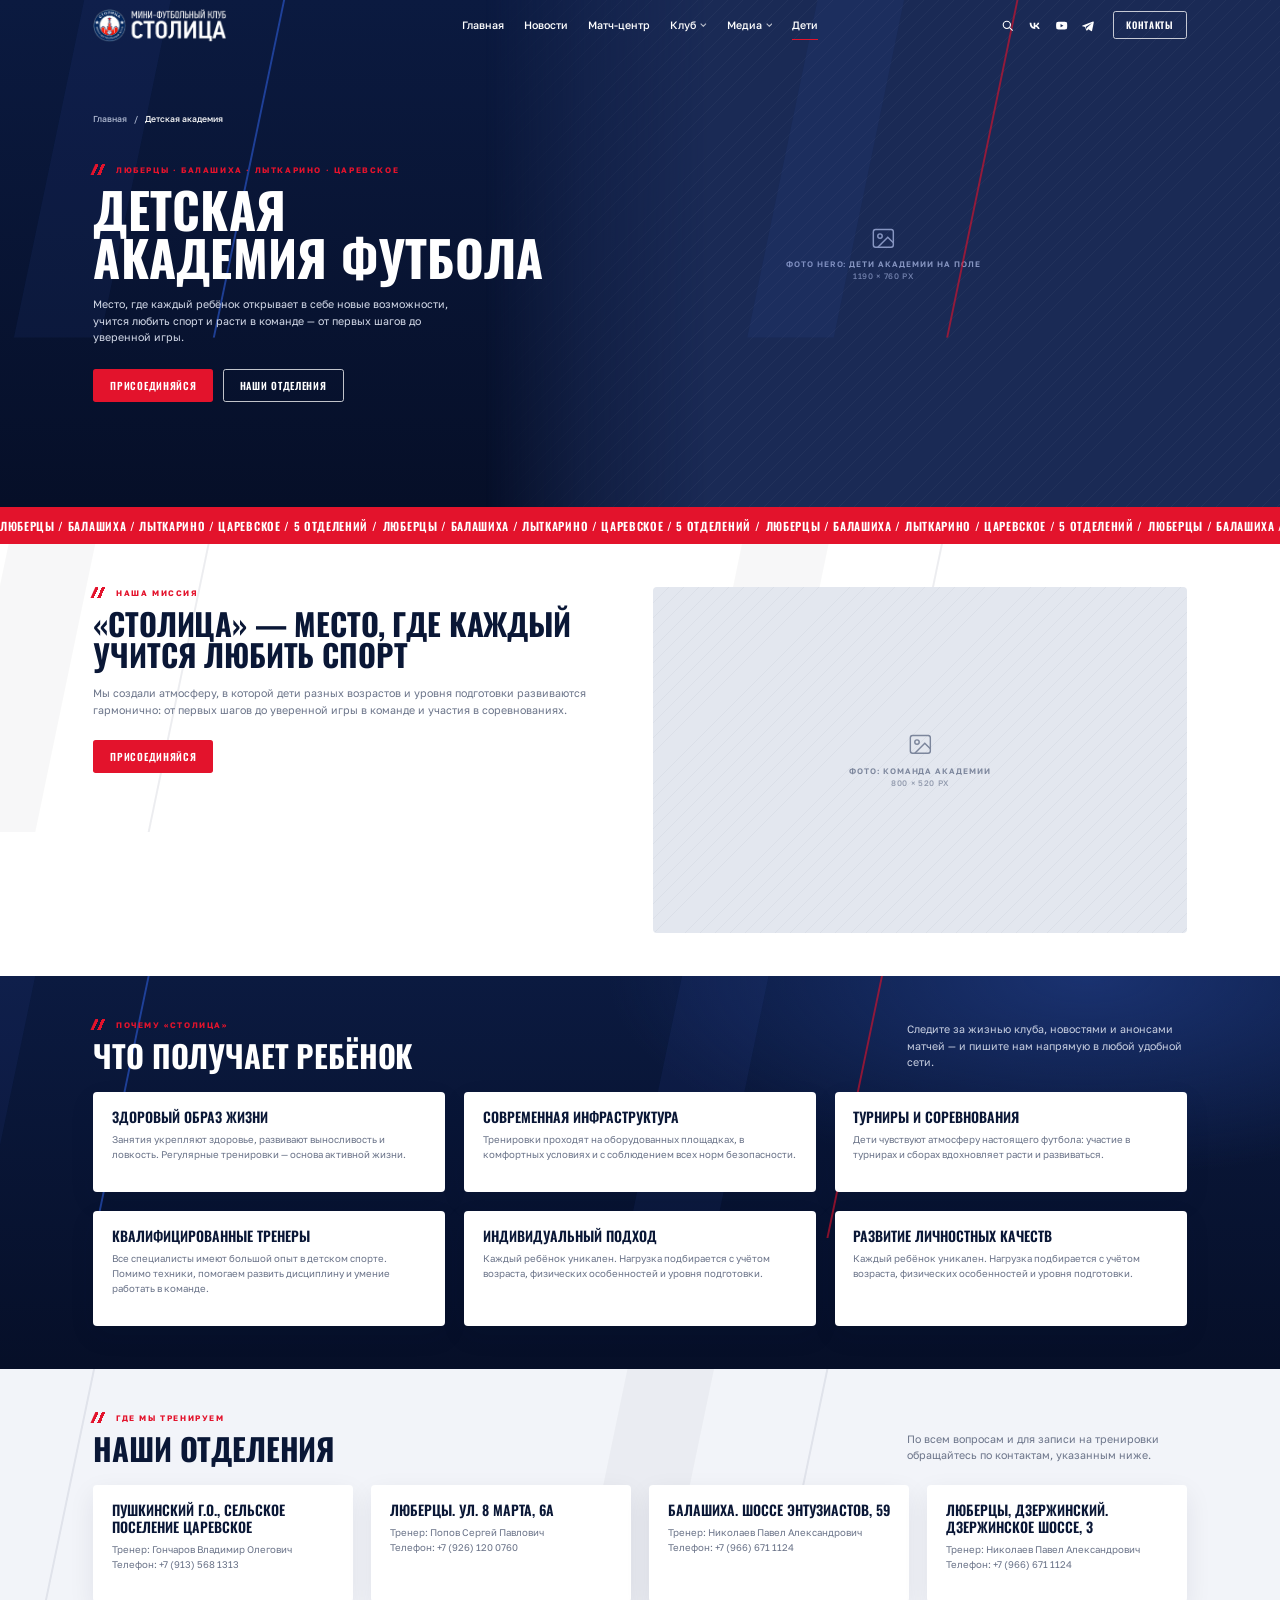
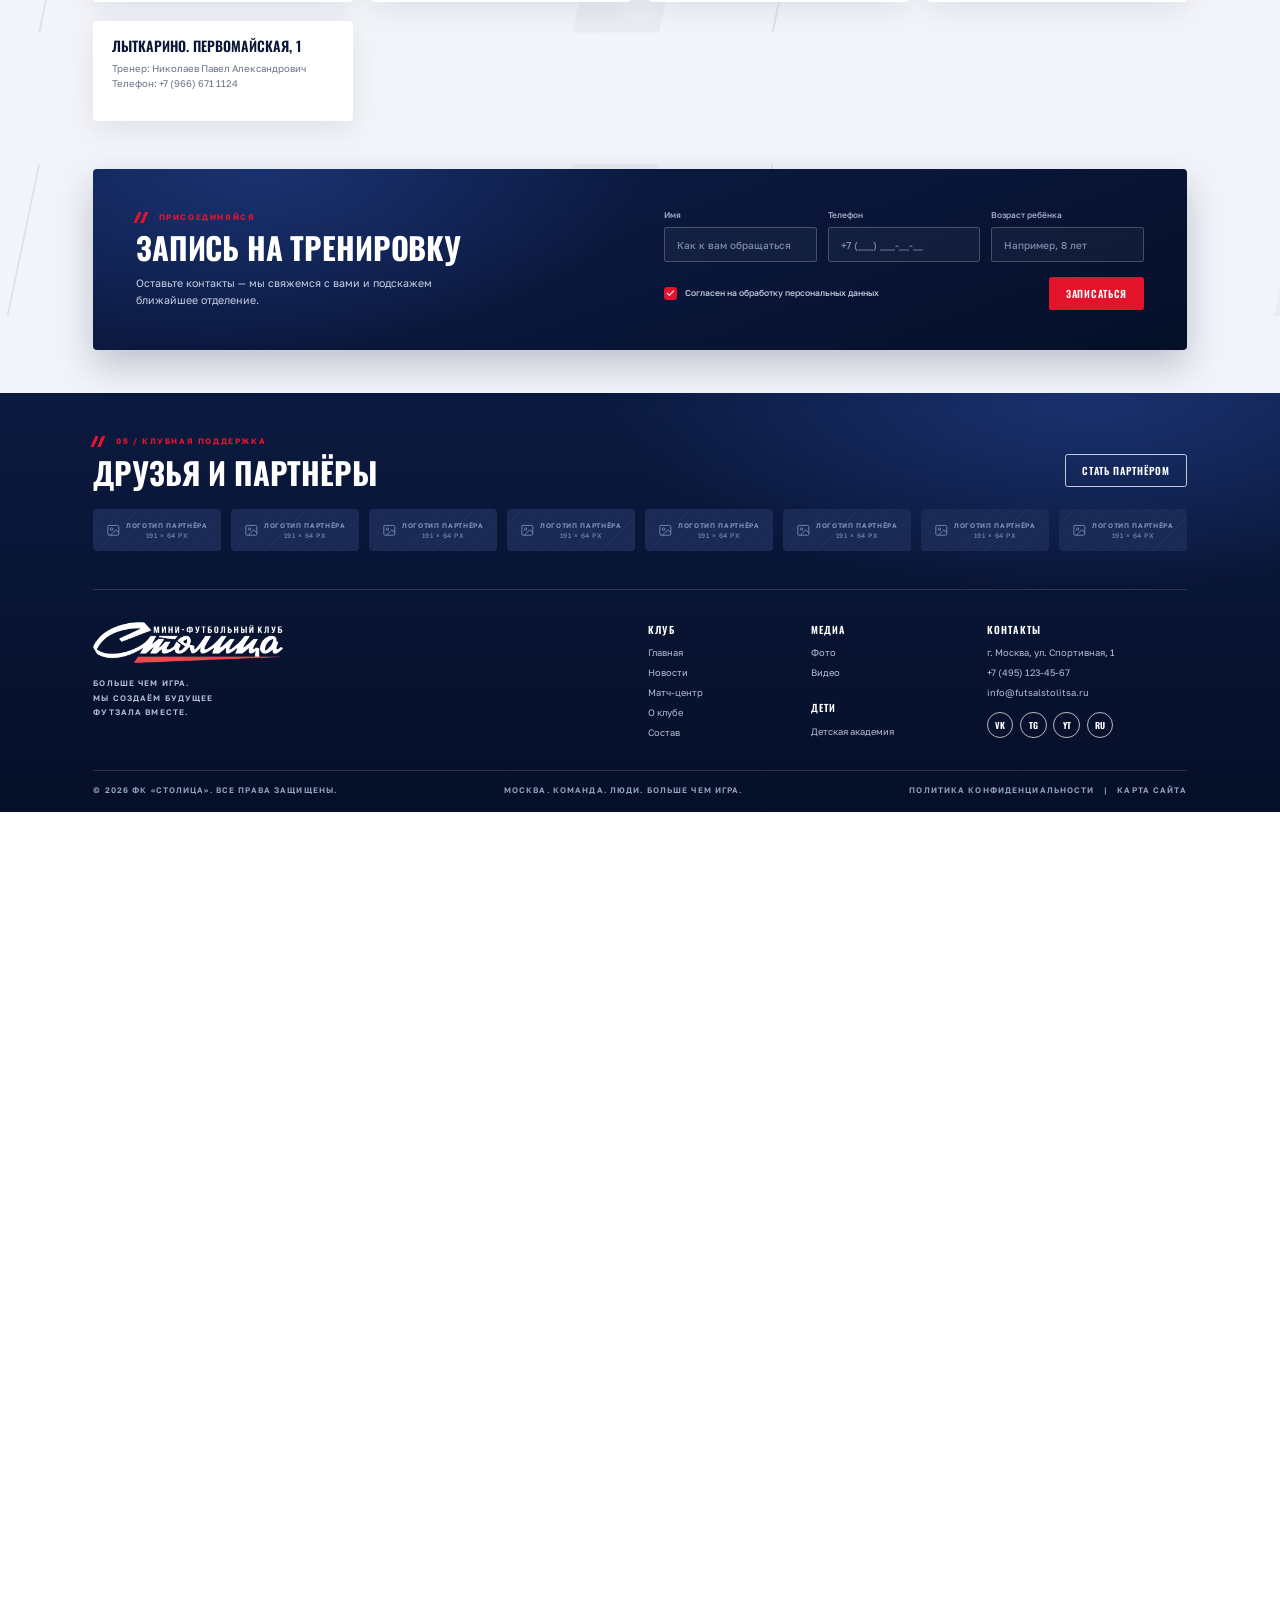
<file: kids/index.html>
<!doctype html><html lang="ru" class="wide rsp" data-deco-t="0.20824" data-deco-x0="566.2"><head><meta charset="utf-8"><meta name="viewport" content="width=device-width,initial-scale=1">
<title>МФК «Столица» — Детская академия</title><link rel="stylesheet" href="../assets/css/style.css"><link rel="stylesheet" href="../assets/css/pages.css"><link rel="stylesheet" href="../assets/css/responsive.css"><link rel="stylesheet" href="../assets/css/square.css">
<script>(function(){var d=document.documentElement;function f(){var w=window.innerWidth,m=w<1280,z=Math.min(1,w/1920);d.classList.toggle('mob',m);d.style.zoom=(!m&&z<1)?z:'';d.style.setProperty('--bleed',m?'0px':Math.max(0,(d.clientWidth-1920)/2)+'px')}f();addEventListener('resize',f)})()</script></head><body><header class="hdr dk"><div class="logo"><img src="../assets/img/logo_hdr_w.png" style="height:50px;width:auto" alt="МФК Столица"></div>
<nav class="nav"><a class="" href="../page-1/index.html">Главная</a><a class="" href="../news/index.html">Новости</a><a class="" href="../match-center/index.html">Матч-центр</a><span class="dd"><a href="../club/index.html" aria-haspopup="true">Клуб<svg class="chev" viewBox="0 0 10 6" fill="none" stroke="currentColor" stroke-width="1.6"><path d="M1 1l4 4 4-4"/></svg></a><div class="ddm"><a href="../club/index.html" tabindex="0">О клубе</a><a href="../squad/index.html" tabindex="0">Состав</a></div></span><span class="dd"><a href="../media/index.html" aria-haspopup="true">Медиа<svg class="chev" viewBox="0 0 10 6" fill="none" stroke="currentColor" stroke-width="1.6"><path d="M1 1l4 4 4-4"/></svg></a><div class="ddm"><a href="../media/index.html#photo" tabindex="0">Фото</a><a href="../media/index.html#video" tabindex="0">Видео</a></div></span><a class="on" href="../kids/index.html">Дети</a><a class="btn btn-red mob-only" href="#contacts">Контакты</a></nav><div class="hright"><div class="hicons"><a href="#search" aria-label="Поиск"><svg viewBox="0 0 24 24" fill="none" stroke="currentColor" stroke-width="2"><circle cx="10.5" cy="10.5" r="6.5"/><path d="M15.5 15.5L21 21"/></svg></a><a href="https://vk.com" aria-label="ВКонтакте" target="_blank" rel="noopener noreferrer"><svg viewBox="0 0 24 24" fill="currentColor"><path d="M12.8 18C6.6 18 3.1 13.8 3 6.8h3.1c.1 5.1 2.4 7.3 4.1 7.7V6.8h2.9v4.4c1.8-.2 3.6-2.2 4.3-4.4h2.9c-.5 2.7-2.5 4.7-3.9 5.5 1.4.7 3.7 2.4 4.6 5.7h-3.2c-.7-2.2-2.4-3.8-4.7-4V18h-.3z"/></svg></a><a href="https://www.youtube.com" aria-label="YouTube" target="_blank" rel="noopener noreferrer"><svg viewBox="0 0 24 24" fill="currentColor"><path d="M21.6 7.2a2.5 2.5 0 00-1.8-1.8C18.2 5 12 5 12 5s-6.2 0-7.8.4A2.5 2.5 0 002.4 7.2 26 26 0 002 12a26 26 0 00.4 4.8 2.5 2.5 0 001.8 1.8C5.8 19 12 19 12 19s6.2 0 7.8-.4a2.5 2.5 0 001.8-1.8A26 26 0 0022 12a26 26 0 00-.4-4.8zM10 15V9l5.2 3L10 15z"/></svg></a><a href="https://t.me" aria-label="Telegram" target="_blank" rel="noopener noreferrer"><svg viewBox="0 0 24 24" fill="currentColor"><path d="M21.5 4.3L2.9 11.5c-1.3.5-1.2 1.2-.2 1.5l4.8 1.5 1.8 5.6c.2.6.4.8.9.8.4 0 .6-.2.9-.4l2.3-2.2 4.8 3.5c.9.5 1.5.2 1.7-.8l3.1-14.7c.3-1.3-.5-1.8-1.5-1.5zM8.6 14.1l9.8-6.2c.5-.3.9-.1.5.2l-8.3 7.6-.3 3.4-1.7-5z"/></svg></a></div><a href="#contacts" class="btn btn-out w">Контакты</a></div><button class="burger" type="button" aria-label="Меню"><i></i><i></i><i></i></button></header>
<section class="navybg khero" style="color:#fff;height:760px">
<div class="hphoto" style="position:absolute;right:0;top:0;bottom:0;width:62%"><div class="phd dk" style="width:100%;height:100%;-webkit-mask-image:linear-gradient(90deg,transparent 0,rgba(0,0,0,.55) 12%,#000 28%)"><svg viewBox="0 0 24 24" fill="none" stroke="currentColor" stroke-width="1.3"><rect x="3" y="4" width="18" height="16" rx="2"/><circle cx="9" cy="10" r="2"/><path d="M21 16l-5-5-9 9"/></svg><span class="phl" data-l="Фото hero: дети академии на поле">Фото hero: дети академии на поле</span></div></div>
<div class="wrap" style="position:relative;padding-top:170px">
<div class="crumbs hi" style="--d:100ms"><a href="../page-1/index.html">Главная</a><span>/</span><b>Детская академия</b></div>
<div class="hi" style="--d:160ms;margin-top:56px"><div class="eyebrow">Люберцы · Балашиха · Лыткарино · Царевское</div></div>
<h1 class="h1 h1-hero hi" style="--d:220ms">Детская<br>академия футбола</h1>
<p class="p hi" style="--d:400ms;margin-top:22px;color:#D5DBEA;max-width:560px">Место, где каждый ребёнок открывает в себе новые возможности, учится любить спорт и расти в команде — от первых шагов до уверенной игры.</p>
<div class="hi" style="--d:560ms;display:flex;gap:14px;margin-top:34px"><a class="btn btn-red" href="#signup">Присоединяйся</a><a class="btn btn-out w" href="#branches">Наши отделения</a></div>
</div></section>
<div class="kband"><div class="kbt"><span>Люберцы / Балашиха / Лыткарино / Царевское / 5 отделений / </span><span>Люберцы / Балашиха / Лыткарино / Царевское / 5 отделений / </span><span>Люберцы / Балашиха / Лыткарино / Царевское / 5 отделений / </span><span>Люберцы / Балашиха / Лыткарино / Царевское / 5 отделений / </span><span>Люберцы / Балашиха / Лыткарино / Царевское / 5 отделений / </span><span>Люберцы / Балашиха / Лыткарино / Царевское / 5 отделений / </span><span>Люберцы / Балашиха / Лыткарино / Царевское / 5 отделений / </span><span>Люберцы / Балашиха / Лыткарино / Царевское / 5 отделений / </span></div></div>

<section class="sec" id="mission" style="background:#fff"><div class="wrap">
<div style="display:grid;grid-template-columns:760px 1fr;gap:80px;align-items:start"><div data-r><div class="eyebrow">Наша миссия</div><h2 class="h2">«Столица» — место, где каждый учится любить спорт</h2>
<p class="p" style="margin-top:24px">Мы создали атмосферу, в которой дети разных возрастов и уровня подготовки развиваются гармонично: от первых шагов до уверенной игры в команде и участия в соревнованиях.</p>
<a class="btn btn-red" href="#signup" style="margin-top:32px">Присоединяйся</a></div>
<div style="position:relative;border-radius:var(--r);overflow:hidden;height:520px" data-r><div class="phd " style="position:absolute;inset:0"><svg viewBox="0 0 24 24" fill="none" stroke="currentColor" stroke-width="1.3"><rect x="3" y="4" width="18" height="16" rx="2"/><circle cx="9" cy="10" r="2"/><path d="M21 16l-5-5-9 9"/></svg><span class="phl" data-l="Фото: команда академии">Фото: команда академии</span></div></div></div></div></section>

<section class="sec navybg" id="why" style="color:#fff"><div class="wrap">
<div data-r><div class="sec-head"><div><div class="eyebrow">Почему «Столица»</div><h2 class="h2">Что получает ребёнок</h2></div><p class="p" style="max-width:420px;color:#C9D0E2;margin:0">Следите за жизнью клуба, новостями и анонсами матчей — и пишите нам напрямую в любой удобной сети.</p></div></div>
<div class="rgrid" data-stagger><article class="rcard"><div class="rb"><div class="h4">Здоровый образ жизни</div><p class="nt">Занятия укрепляют здоровье, развивают выносливость и ловкость. Регулярные тренировки — основа активной жизни.</p></div></article><article class="rcard"><div class="rb"><div class="h4">Современная инфраструктура</div><p class="nt">Тренировки проходят на оборудованных площадках, в комфортных условиях и с соблюдением всех норм безопасности.</p></div></article><article class="rcard"><div class="rb"><div class="h4">Турниры и соревнования</div><p class="nt">Дети чувствуют атмосферу настоящего футбола: участие в турнирах и сборах вдохновляет расти и развиваться.</p></div></article><article class="rcard"><div class="rb"><div class="h4">Квалифицированные тренеры</div><p class="nt">Все специалисты имеют большой опыт в детском спорте. Помимо техники, помогаем развить дисциплину и умение работать в команде.</p></div></article><article class="rcard"><div class="rb"><div class="h4">Индивидуальный подход</div><p class="nt">Каждый ребёнок уникален. Нагрузка подбирается с учётом возраста, физических особенностей и уровня подготовки.</p></div></article><article class="rcard"><div class="rb"><div class="h4">Развитие личностных качеств</div><p class="nt">Каждый ребёнок уникален. Нагрузка подбирается с учётом возраста, физических особенностей и уровня подготовки.</p></div></article></div></div></section>

<section class="sec" id="branches" style="background:var(--light)"><div class="wrap">
<div data-r><div class="sec-head"><div><div class="eyebrow">Где мы тренируем</div><h2 class="h2">Наши отделения</h2></div><p class="p" style="max-width:420px;margin:0">По всем вопросам и для записи на тренировки обращайтесь по контактам, указанным ниже.</p></div></div>
<div class="rgrid kbr" data-stagger><article class="rcard"><div class="rb"><div class="h4">Пушкинский г.о., Сельское поселение Царевское</div><p class="nt">Тренер: Гончаров Владимир Олегович<br>Телефон: <a href="tel:+79135681313" style="color:inherit;text-decoration:none">+7 (913) 568 1313</a></p></div></article><article class="rcard"><div class="rb"><div class="h4">Люберцы. Ул. 8 Марта, 6а</div><p class="nt">Тренер: Попов Сергей Павлович<br>Телефон: <a href="tel:+79261200760" style="color:inherit;text-decoration:none">+7 (926) 120 0760</a></p></div></article><article class="rcard"><div class="rb"><div class="h4">Балашиха. Шоссе Энтузиастов, 59</div><p class="nt">Тренер: Николаев Павел Александрович<br>Телефон: <a href="tel:+79666711124" style="color:inherit;text-decoration:none">+7 (966) 671 1124</a></p></div></article><article class="rcard"><div class="rb"><div class="h4">Люберцы, Дзержинский. Дзержинское шоссе, 3</div><p class="nt">Тренер: Николаев Павел Александрович<br>Телефон: <a href="tel:+79666711124" style="color:inherit;text-decoration:none">+7 (966) 671 1124</a></p></div></article><article class="rcard"><div class="rb"><div class="h4">Лыткарино. Первомайская, 1</div><p class="nt">Тренер: Николаев Павел Александрович<br>Телефон: <a href="tel:+79666711124" style="color:inherit;text-decoration:none">+7 (966) 671 1124</a></p></div></article></div></div></section>

<section class="sec" id="signup" style="background:var(--light);padding-top:8px"><div class="wrap">
<div class="subs dark" data-r><div class="sl"><div class="eyebrow">Присоединяйся</div><h2 class="h2">Запись на тренировку</h2>
<p class="p">Оставьте контакты — мы свяжемся с вами и подскажем ближайшее отделение.</p></div>
<form class="sf" onsubmit="return false"><div class="row" style="grid-template-columns:1fr 1fr 1fr"><label><span>Имя</span><input type="text" placeholder="Как к вам обращаться" required autocomplete="name"></label>
<label><span>Телефон</span><input type="tel" placeholder="+7 (___) ___-__-__" required autocomplete="tel"></label><label><span>Возраст ребёнка</span><input type="text" placeholder="Например, 8 лет" required></label></div>
<div class="row2"><label class="chk"><input type="checkbox" checked required><i></i><span>Согласен на обработку персональных данных</span></label><button class="btn btn-red" type="submit">Записаться</button></div>
<div class="ok" role="status">Спасибо, заявка принята</div></form></div></div></section>
<section class="foot navybg" id="contacts">


<div class="wrap" style="padding-top:var(--sec)"><div class="sec-head" data-r><div><div class="eyebrow">05 / Клубная поддержка</div><h2 class="h2">Друзья и партнёры</h2></div><span class="btn btn-out w">Стать партнёром</span></div>
<div style="display:flex;gap:16px;margin:8px 0 56px" data-stagger><div class="phd dk lg" style="height:64px;flex:1"><svg viewBox="0 0 24 24" fill="none" stroke="currentColor" stroke-width="1.3"><rect x="3" y="4" width="18" height="16" rx="2"/><circle cx="9" cy="10" r="2"/><path d="M21 16l-5-5-9 9"/></svg><span class="phl" data-l="Логотип партнёра">Логотип партнёра</span></div><div class="phd dk lg" style="height:64px;flex:1"><svg viewBox="0 0 24 24" fill="none" stroke="currentColor" stroke-width="1.3"><rect x="3" y="4" width="18" height="16" rx="2"/><circle cx="9" cy="10" r="2"/><path d="M21 16l-5-5-9 9"/></svg><span class="phl" data-l="Логотип партнёра">Логотип партнёра</span></div><div class="phd dk lg" style="height:64px;flex:1"><svg viewBox="0 0 24 24" fill="none" stroke="currentColor" stroke-width="1.3"><rect x="3" y="4" width="18" height="16" rx="2"/><circle cx="9" cy="10" r="2"/><path d="M21 16l-5-5-9 9"/></svg><span class="phl" data-l="Логотип партнёра">Логотип партнёра</span></div><div class="phd dk lg" style="height:64px;flex:1"><svg viewBox="0 0 24 24" fill="none" stroke="currentColor" stroke-width="1.3"><rect x="3" y="4" width="18" height="16" rx="2"/><circle cx="9" cy="10" r="2"/><path d="M21 16l-5-5-9 9"/></svg><span class="phl" data-l="Логотип партнёра">Логотип партнёра</span></div><div class="phd dk lg" style="height:64px;flex:1"><svg viewBox="0 0 24 24" fill="none" stroke="currentColor" stroke-width="1.3"><rect x="3" y="4" width="18" height="16" rx="2"/><circle cx="9" cy="10" r="2"/><path d="M21 16l-5-5-9 9"/></svg><span class="phl" data-l="Логотип партнёра">Логотип партнёра</span></div><div class="phd dk lg" style="height:64px;flex:1"><svg viewBox="0 0 24 24" fill="none" stroke="currentColor" stroke-width="1.3"><rect x="3" y="4" width="18" height="16" rx="2"/><circle cx="9" cy="10" r="2"/><path d="M21 16l-5-5-9 9"/></svg><span class="phl" data-l="Логотип партнёра">Логотип партнёра</span></div><div class="phd dk lg" style="height:64px;flex:1"><svg viewBox="0 0 24 24" fill="none" stroke="currentColor" stroke-width="1.3"><rect x="3" y="4" width="18" height="16" rx="2"/><circle cx="9" cy="10" r="2"/><path d="M21 16l-5-5-9 9"/></svg><span class="phl" data-l="Логотип партнёра">Логотип партнёра</span></div><div class="phd dk lg" style="height:64px;flex:1"><svg viewBox="0 0 24 24" fill="none" stroke="currentColor" stroke-width="1.3"><rect x="3" y="4" width="18" height="16" rx="2"/><circle cx="9" cy="10" r="2"/><path d="M21 16l-5-5-9 9"/></svg><span class="phl" data-l="Логотип партнёра">Логотип партнёра</span></div></div></div>
<div class="wrap"><div class="fcols" data-stagger >
<div><img src="../assets/img/logo_ftr.png" style="height:62px;width:auto" alt="МФК Столица">
<p class="cap" style="color:#B5BDD3;margin-top:26px;line-height:1.8">Больше чем игра.<br>Мы создаём будущее<br>футзала вместе.</p></div>
<div><h5>Клуб</h5><ul><li><a href="../page-1/index.html">Главная</a></li><li><a href="../news/index.html">Новости</a></li><li><a href="../match-center/index.html">Матч-центр</a></li><li><a href="../club/index.html">О клубе</a></li><li><a href="../squad/index.html">Состав</a></li></ul></div><div class="fstack"><div><h5>Медиа</h5><ul><li><a href="../media/index.html#photo">Фото</a></li><li><a href="../media/index.html#video">Видео</a></li></ul></div><div><h5>Дети</h5><ul><li><a href="../kids/index.html">Детская академия</a></li></ul></div></div>
<div><h5>Контакты</h5><ul><li>г. Москва, ул. Спортивная, 1</li><li>+7 (495) 123-45-67</li><li>info@futsalstolitsa.ru</li></ul><div class="soc"><a href="https://vk.com" aria-label="ВКонтакте" target="_blank" rel="noopener noreferrer">VK</a><a href="https://t.me" aria-label="Telegram" target="_blank" rel="noopener noreferrer">TG</a><a href="https://www.youtube.com" aria-label="YouTube" target="_blank" rel="noopener noreferrer">YT</a><a href="https://rutube.ru" aria-label="Rutube" target="_blank" rel="noopener noreferrer">RU</a></div></div>
</div>
<div class="fbar"><span>© 2026 ФК «Столица». Все права защищены.</span><span>Москва. Команда. Люди. Больше чем игра.</span><span>Политика конфиденциальности &nbsp; | &nbsp; Карта сайта</span></div></div></section>
<script src="../assets/js/app.js"></script></body></html>
</file>
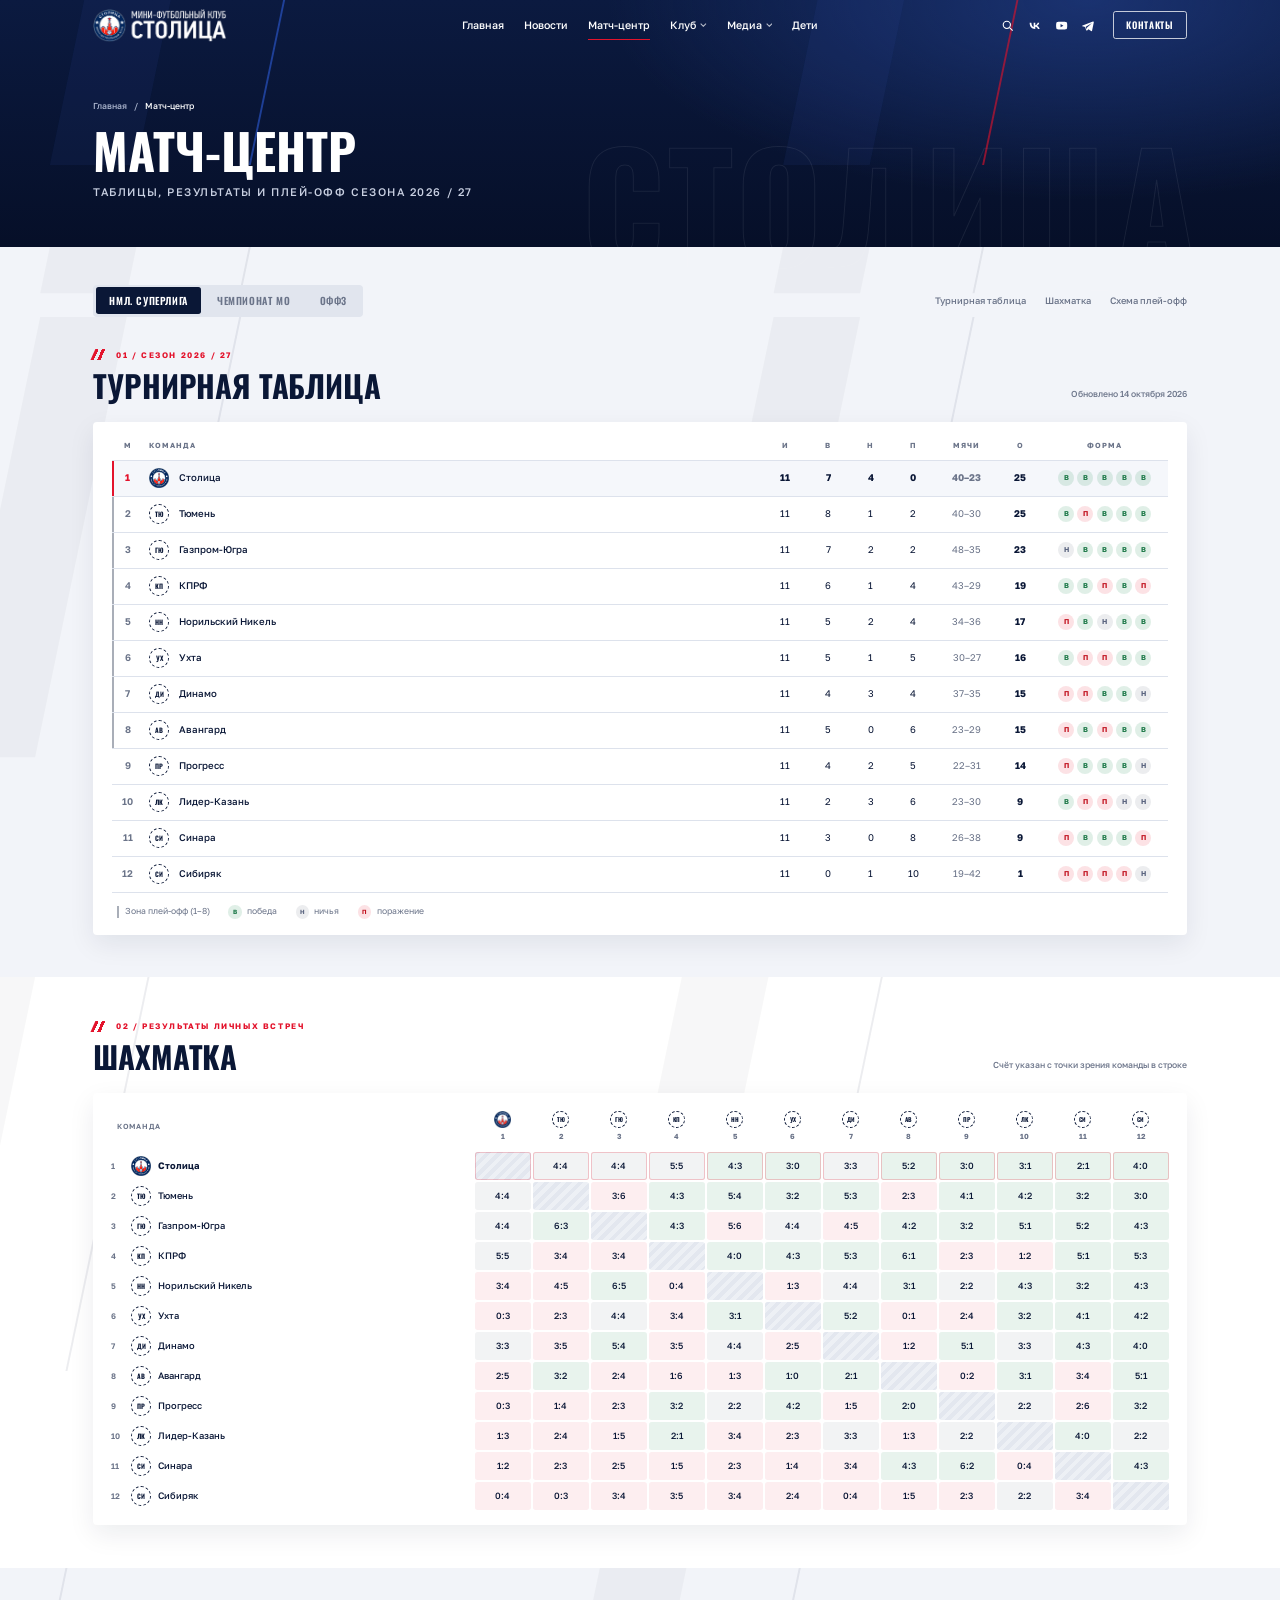
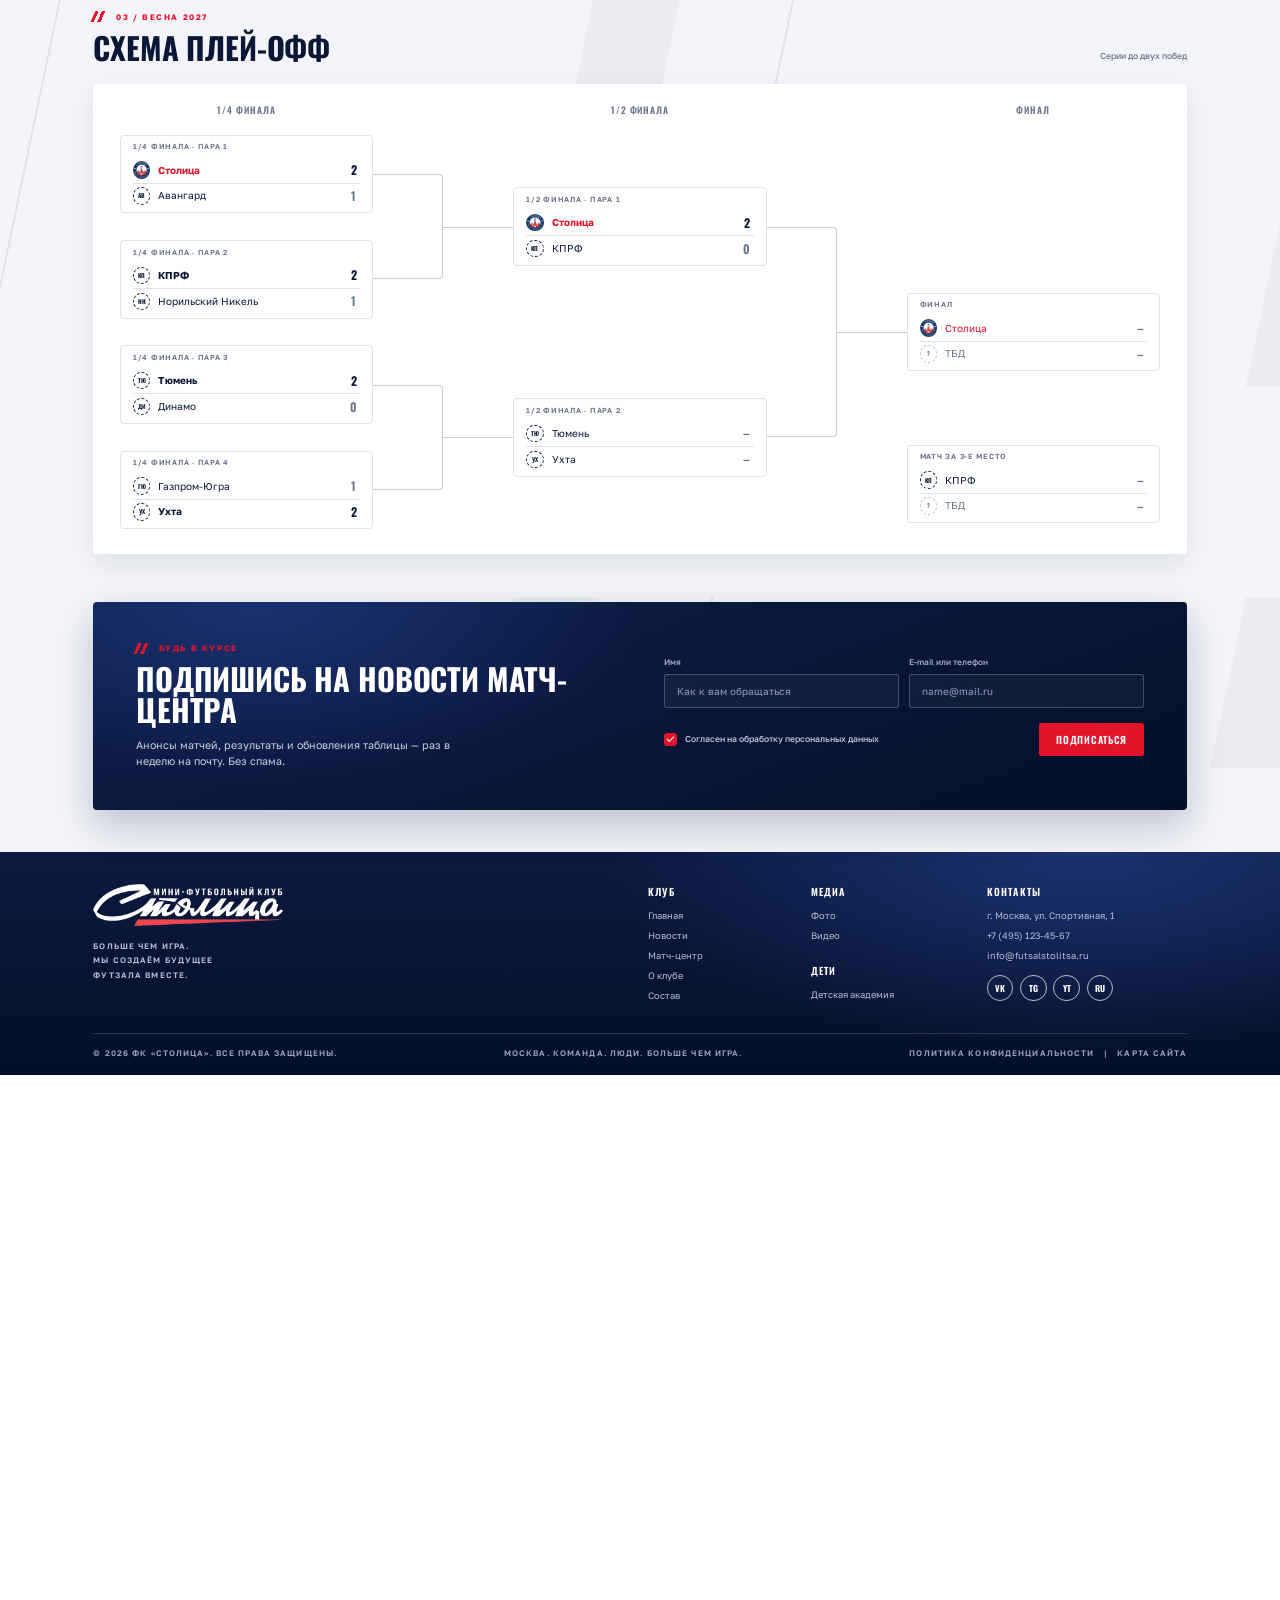
<file: match-center/index.html>
<!doctype html><html lang="ru" class="wide rsp" data-deco-t="0.20824" data-deco-x0="566.2"><head><meta charset="utf-8"><meta name="viewport" content="width=device-width,initial-scale=1">
<title>МФК «Столица» — Матч-центр</title><link rel="stylesheet" href="../assets/css/style.css"><link rel="stylesheet" href="../assets/css/pages.css"><link rel="stylesheet" href="../assets/css/responsive.css"><link rel="stylesheet" href="../assets/css/square.css">
<script>(function(){var d=document.documentElement;function f(){var w=window.innerWidth,m=w<1280,z=Math.min(1,w/1920);d.classList.toggle('mob',m);d.style.zoom=(!m&&z<1)?z:'';d.style.setProperty('--bleed',m?'0px':Math.max(0,(d.clientWidth-1920)/2)+'px')}f();addEventListener('resize',f)})()</script></head><body><header class="hdr dk"><div class="logo"><img src="../assets/img/logo_hdr_w.png" style="height:50px;width:auto" alt="МФК Столица"></div>
<nav class="nav"><a class="" href="../page-1/index.html">Главная</a><a class="" href="../news/index.html">Новости</a><a class="on" href="../match-center/index.html">Матч-центр</a><span class="dd"><a href="../club/index.html" aria-haspopup="true">Клуб<svg class="chev" viewBox="0 0 10 6" fill="none" stroke="currentColor" stroke-width="1.6"><path d="M1 1l4 4 4-4"/></svg></a><div class="ddm"><a href="../club/index.html" tabindex="0">О клубе</a><a href="../squad/index.html" tabindex="0">Состав</a></div></span><span class="dd"><a href="../media/index.html" aria-haspopup="true">Медиа<svg class="chev" viewBox="0 0 10 6" fill="none" stroke="currentColor" stroke-width="1.6"><path d="M1 1l4 4 4-4"/></svg></a><div class="ddm"><a href="../media/index.html#photo" tabindex="0">Фото</a><a href="../media/index.html#video" tabindex="0">Видео</a></div></span><a class="" href="../kids/index.html">Дети</a><a class="btn btn-red mob-only" href="#contacts">Контакты</a></nav><div class="hright"><div class="hicons"><a href="#search" aria-label="Поиск"><svg viewBox="0 0 24 24" fill="none" stroke="currentColor" stroke-width="2"><circle cx="10.5" cy="10.5" r="6.5"/><path d="M15.5 15.5L21 21"/></svg></a><a href="https://vk.com" aria-label="ВКонтакте" target="_blank" rel="noopener noreferrer"><svg viewBox="0 0 24 24" fill="currentColor"><path d="M12.8 18C6.6 18 3.1 13.8 3 6.8h3.1c.1 5.1 2.4 7.3 4.1 7.7V6.8h2.9v4.4c1.8-.2 3.6-2.2 4.3-4.4h2.9c-.5 2.7-2.5 4.7-3.9 5.5 1.4.7 3.7 2.4 4.6 5.7h-3.2c-.7-2.2-2.4-3.8-4.7-4V18h-.3z"/></svg></a><a href="https://www.youtube.com" aria-label="YouTube" target="_blank" rel="noopener noreferrer"><svg viewBox="0 0 24 24" fill="currentColor"><path d="M21.6 7.2a2.5 2.5 0 00-1.8-1.8C18.2 5 12 5 12 5s-6.2 0-7.8.4A2.5 2.5 0 002.4 7.2 26 26 0 002 12a26 26 0 00.4 4.8 2.5 2.5 0 001.8 1.8C5.8 19 12 19 12 19s6.2 0 7.8-.4a2.5 2.5 0 001.8-1.8A26 26 0 0022 12a26 26 0 00-.4-4.8zM10 15V9l5.2 3L10 15z"/></svg></a><a href="https://t.me" aria-label="Telegram" target="_blank" rel="noopener noreferrer"><svg viewBox="0 0 24 24" fill="currentColor"><path d="M21.5 4.3L2.9 11.5c-1.3.5-1.2 1.2-.2 1.5l4.8 1.5 1.8 5.6c.2.6.4.8.9.8.4 0 .6-.2.9-.4l2.3-2.2 4.8 3.5c.9.5 1.5.2 1.7-.8l3.1-14.7c.3-1.3-.5-1.8-1.5-1.5zM8.6 14.1l9.8-6.2c.5-.3.9-.1.5.2l-8.3 7.6-.3 3.4-1.7-5z"/></svg></a></div><a href="#contacts" class="btn btn-out w">Контакты</a></div><button class="burger" type="button" aria-label="Меню"><i></i><i></i><i></i></button></header>
<section class="navybg phero" style="color:#fff"><div class="ghost dk" style="right:calc(50% - 960px + 120px);bottom:-18px;font-size:220px">Столица</div>
<div class="wrap" style="padding-top:150px;padding-bottom:72px">
<div class="crumbs hi" style="--d:120ms"><a href="../page-1/index.html">Главная</a><span>/</span><b>Матч-центр</b></div>
<h1 class="h1 hi" style="--d:220ms;font-size:74px;margin-top:22px">Матч-центр</h1>
<p class="sub hi" style="--d:340ms;margin-top:18px;font-size:16.5px;color:#C9D0E2">Таблицы, результаты и плей-офф сезона 2026 / 27</p></div></section>

<section class="sec" style="background:var(--light);padding-top:56px;padding-bottom:0" data-mc><div class="wrap">
<div class="mcbar" data-r><div class="tabs"><span class="on" data-tour="sl">НМЛ. Суперлига</span><span class="" data-tour="mo">Чемпионат МО</span><span class="" data-tour="off">ОФФЗ</span></div>
<div class="anch"><a href="#table">Турнирная таблица</a><a href="#chess">Шахматка</a><a href="#playoff">Схема плей-офф</a></div></div></div></section>

<section class="sec" id="table" style="background:var(--light);padding-top:48px"><div class="wrap">
<div class="sec-head" data-r><div><div class="eyebrow">01 / Сезон 2026 / 27</div><h2 class="h2">Турнирная таблица</h2></div><span class="vkcap">Обновлено 14 октября 2026</span></div>
<div data-r><div data-tp="sl"><div class="mccard"><table class="ft"><thead><tr><th>М</th><th>Команда</th><th>И</th><th>В</th><th>Н</th><th>П</th><th>Мячи</th><th>О</th><th>Форма</th></tr></thead><tbody><tr class="me po"><td>1</td><td><div class="tn"><img class="cr" src="../assets/img/crest.png" alt="Столица"><span>Столица</span></div></td><td>11</td><td>7</td><td>4</td><td>0</td><td>40–23</td><td class="pts">25</td><td><div class="form"><i class="fm w">В</i><i class="fm w">В</i><i class="fm w">В</i><i class="fm w">В</i><i class="fm w">В</i></div></td></tr><tr class=" po"><td>2</td><td><div class="tn"><span class="crest cr">ТЮ</span><span>Тюмень</span></div></td><td>11</td><td>8</td><td>1</td><td>2</td><td>40–30</td><td class="pts">25</td><td><div class="form"><i class="fm w">В</i><i class="fm l">П</i><i class="fm w">В</i><i class="fm w">В</i><i class="fm w">В</i></div></td></tr><tr class=" po"><td>3</td><td><div class="tn"><span class="crest cr">ГЮ</span><span>Газпром-Югра</span></div></td><td>11</td><td>7</td><td>2</td><td>2</td><td>48–35</td><td class="pts">23</td><td><div class="form"><i class="fm d">Н</i><i class="fm w">В</i><i class="fm w">В</i><i class="fm w">В</i><i class="fm w">В</i></div></td></tr><tr class=" po"><td>4</td><td><div class="tn"><span class="crest cr">КП</span><span>КПРФ</span></div></td><td>11</td><td>6</td><td>1</td><td>4</td><td>43–29</td><td class="pts">19</td><td><div class="form"><i class="fm w">В</i><i class="fm w">В</i><i class="fm l">П</i><i class="fm w">В</i><i class="fm l">П</i></div></td></tr><tr class=" po"><td>5</td><td><div class="tn"><span class="crest cr">НН</span><span>Норильский Никель</span></div></td><td>11</td><td>5</td><td>2</td><td>4</td><td>34–36</td><td class="pts">17</td><td><div class="form"><i class="fm l">П</i><i class="fm w">В</i><i class="fm d">Н</i><i class="fm w">В</i><i class="fm w">В</i></div></td></tr><tr class=" po"><td>6</td><td><div class="tn"><span class="crest cr">УХ</span><span>Ухта</span></div></td><td>11</td><td>5</td><td>1</td><td>5</td><td>30–27</td><td class="pts">16</td><td><div class="form"><i class="fm w">В</i><i class="fm l">П</i><i class="fm l">П</i><i class="fm w">В</i><i class="fm w">В</i></div></td></tr><tr class=" po"><td>7</td><td><div class="tn"><span class="crest cr">ДИ</span><span>Динамо</span></div></td><td>11</td><td>4</td><td>3</td><td>4</td><td>37–35</td><td class="pts">15</td><td><div class="form"><i class="fm l">П</i><i class="fm l">П</i><i class="fm w">В</i><i class="fm w">В</i><i class="fm d">Н</i></div></td></tr><tr class=" po"><td>8</td><td><div class="tn"><span class="crest cr">АВ</span><span>Авангард</span></div></td><td>11</td><td>5</td><td>0</td><td>6</td><td>23–29</td><td class="pts">15</td><td><div class="form"><i class="fm l">П</i><i class="fm w">В</i><i class="fm l">П</i><i class="fm w">В</i><i class="fm w">В</i></div></td></tr><tr class=""><td>9</td><td><div class="tn"><span class="crest cr">ПР</span><span>Прогресс</span></div></td><td>11</td><td>4</td><td>2</td><td>5</td><td>22–31</td><td class="pts">14</td><td><div class="form"><i class="fm l">П</i><i class="fm w">В</i><i class="fm w">В</i><i class="fm w">В</i><i class="fm d">Н</i></div></td></tr><tr class=""><td>10</td><td><div class="tn"><span class="crest cr">ЛК</span><span>Лидер-Казань</span></div></td><td>11</td><td>2</td><td>3</td><td>6</td><td>23–30</td><td class="pts">9</td><td><div class="form"><i class="fm w">В</i><i class="fm l">П</i><i class="fm l">П</i><i class="fm d">Н</i><i class="fm d">Н</i></div></td></tr><tr class=""><td>11</td><td><div class="tn"><span class="crest cr">СИ</span><span>Синара</span></div></td><td>11</td><td>3</td><td>0</td><td>8</td><td>26–38</td><td class="pts">9</td><td><div class="form"><i class="fm l">П</i><i class="fm w">В</i><i class="fm w">В</i><i class="fm w">В</i><i class="fm l">П</i></div></td></tr><tr class=""><td>12</td><td><div class="tn"><span class="crest cr">СИ</span><span>Сибиряк</span></div></td><td>11</td><td>0</td><td>1</td><td>10</td><td>19–42</td><td class="pts">1</td><td><div class="form"><i class="fm l">П</i><i class="fm l">П</i><i class="fm l">П</i><i class="fm l">П</i><i class="fm d">Н</i></div></td></tr></tbody></table>
<div class="legend"><span><i class="lg-po"></i>Зона плей-офф (1–8)</span><span><i class="fm w">В</i>победа</span><span><i class="fm d">Н</i>ничья</span><span><i class="fm l">П</i>поражение</span></div></div></div><div data-tp="mo" hidden><div class="mccard"><table class="ft"><thead><tr><th>М</th><th>Команда</th><th>И</th><th>В</th><th>Н</th><th>П</th><th>Мячи</th><th>О</th><th>Форма</th></tr></thead><tbody><tr class="me po"><td>1</td><td><div class="tn"><img class="cr" src="../assets/img/crest.png" alt="Столица"><span>Столица</span></div></td><td>11</td><td>9</td><td>0</td><td>2</td><td>47–30</td><td class="pts">27</td><td><div class="form"><i class="fm w">В</i><i class="fm w">В</i><i class="fm w">В</i><i class="fm w">В</i><i class="fm w">В</i></div></td></tr><tr class=" po"><td>2</td><td><div class="tn"><span class="crest cr">ХИ</span><span>Химки</span></div></td><td>11</td><td>7</td><td>2</td><td>2</td><td>46–35</td><td class="pts">23</td><td><div class="form"><i class="fm l">П</i><i class="fm d">Н</i><i class="fm w">В</i><i class="fm w">В</i><i class="fm w">В</i></div></td></tr><tr class=" po"><td>3</td><td><div class="tn"><span class="crest cr">ПО</span><span>Подольск</span></div></td><td>11</td><td>7</td><td>1</td><td>3</td><td>38–25</td><td class="pts">22</td><td><div class="form"><i class="fm w">В</i><i class="fm w">В</i><i class="fm l">П</i><i class="fm w">В</i><i class="fm w">В</i></div></td></tr><tr class=" po"><td>4</td><td><div class="tn"><span class="crest cr">КО</span><span>Коломна</span></div></td><td>11</td><td>6</td><td>3</td><td>2</td><td>42–38</td><td class="pts">21</td><td><div class="form"><i class="fm d">Н</i><i class="fm d">Н</i><i class="fm w">В</i><i class="fm w">В</i><i class="fm d">Н</i></div></td></tr><tr class=" po"><td>5</td><td><div class="tn"><span class="crest cr">ЛЮ</span><span>Люберцы</span></div></td><td>11</td><td>6</td><td>1</td><td>4</td><td>42–34</td><td class="pts">19</td><td><div class="form"><i class="fm w">В</i><i class="fm l">П</i><i class="fm l">П</i><i class="fm w">В</i><i class="fm w">В</i></div></td></tr><tr class=" po"><td>6</td><td><div class="tn"><span class="crest cr">БА</span><span>Балашиха</span></div></td><td>11</td><td>5</td><td>2</td><td>4</td><td>35–39</td><td class="pts">17</td><td><div class="form"><i class="fm w">В</i><i class="fm l">П</i><i class="fm d">Н</i><i class="fm w">В</i><i class="fm w">В</i></div></td></tr><tr class=" po"><td>7</td><td><div class="tn"><span class="crest cr">ОД</span><span>Одинцово</span></div></td><td>11</td><td>4</td><td>4</td><td>3</td><td>25–28</td><td class="pts">16</td><td><div class="form"><i class="fm w">В</i><i class="fm w">В</i><i class="fm d">Н</i><i class="fm d">Н</i><i class="fm w">В</i></div></td></tr><tr class=" po"><td>8</td><td><div class="tn"><span class="crest cr">МЫ</span><span>Мытищи</span></div></td><td>11</td><td>5</td><td>0</td><td>6</td><td>36–32</td><td class="pts">15</td><td><div class="form"><i class="fm l">П</i><i class="fm w">В</i><i class="fm w">В</i><i class="fm w">В</i><i class="fm w">В</i></div></td></tr><tr class=""><td>9</td><td><div class="tn"><span class="crest cr">ДУ</span><span>Дубна</span></div></td><td>11</td><td>2</td><td>2</td><td>7</td><td>23–31</td><td class="pts">8</td><td><div class="form"><i class="fm l">П</i><i class="fm d">Н</i><i class="fm d">Н</i><i class="fm l">П</i><i class="fm l">П</i></div></td></tr><tr class=""><td>10</td><td><div class="tn"><span class="crest cr">СЕ</span><span>Серпухов</span></div></td><td>11</td><td>2</td><td>2</td><td>7</td><td>18–35</td><td class="pts">8</td><td><div class="form"><i class="fm d">Н</i><i class="fm l">П</i><i class="fm d">Н</i><i class="fm w">В</i><i class="fm w">В</i></div></td></tr><tr class=""><td>11</td><td><div class="tn"><span class="crest cr">КР</span><span>Красногорск</span></div></td><td>11</td><td>1</td><td>3</td><td>7</td><td>27–35</td><td class="pts">6</td><td><div class="form"><i class="fm l">П</i><i class="fm l">П</i><i class="fm w">В</i><i class="fm d">Н</i><i class="fm d">Н</i></div></td></tr><tr class=""><td>12</td><td><div class="tn"><span class="crest cr">КЛ</span><span>Клин</span></div></td><td>11</td><td>1</td><td>2</td><td>8</td><td>20–37</td><td class="pts">5</td><td><div class="form"><i class="fm d">Н</i><i class="fm l">П</i><i class="fm l">П</i><i class="fm w">В</i><i class="fm l">П</i></div></td></tr></tbody></table>
<div class="legend"><span><i class="lg-po"></i>Зона плей-офф (1–8)</span><span><i class="fm w">В</i>победа</span><span><i class="fm d">Н</i>ничья</span><span><i class="fm l">П</i>поражение</span></div></div></div><div data-tp="off" hidden><div class="mccard"><table class="ft"><thead><tr><th>М</th><th>Команда</th><th>И</th><th>В</th><th>Н</th><th>П</th><th>Мячи</th><th>О</th><th>Форма</th></tr></thead><tbody><tr class="me po"><td>1</td><td><div class="tn"><img class="cr" src="../assets/img/crest.png" alt="Столица-М"><span>Столица-М</span></div></td><td>11</td><td>8</td><td>2</td><td>1</td><td>43–27</td><td class="pts">26</td><td><div class="form"><i class="fm d">Н</i><i class="fm d">Н</i><i class="fm w">В</i><i class="fm w">В</i><i class="fm w">В</i></div></td></tr><tr class=" po"><td>2</td><td><div class="tn"><span class="crest cr">СП</span><span>Спартак</span></div></td><td>11</td><td>7</td><td>4</td><td>0</td><td>48–36</td><td class="pts">25</td><td><div class="form"><i class="fm w">В</i><i class="fm d">Н</i><i class="fm d">Н</i><i class="fm w">В</i><i class="fm w">В</i></div></td></tr><tr class=" po"><td>3</td><td><div class="tn"><span class="crest cr">ЛО</span><span>Локомотив</span></div></td><td>11</td><td>7</td><td>1</td><td>3</td><td>44–30</td><td class="pts">22</td><td><div class="form"><i class="fm w">В</i><i class="fm w">В</i><i class="fm w">В</i><i class="fm w">В</i><i class="fm w">В</i></div></td></tr><tr class=" po"><td>4</td><td><div class="tn"><span class="crest cr">ЦС</span><span>ЦСКА</span></div></td><td>11</td><td>6</td><td>1</td><td>4</td><td>38–32</td><td class="pts">19</td><td><div class="form"><i class="fm d">Н</i><i class="fm w">В</i><i class="fm l">П</i><i class="fm w">В</i><i class="fm w">В</i></div></td></tr><tr class=" po"><td>5</td><td><div class="tn"><span class="crest cr">ТО</span><span>Торпедо</span></div></td><td>11</td><td>6</td><td>1</td><td>4</td><td>37–32</td><td class="pts">19</td><td><div class="form"><i class="fm w">В</i><i class="fm w">В</i><i class="fm w">В</i><i class="fm w">В</i><i class="fm l">П</i></div></td></tr><tr class=" po"><td>6</td><td><div class="tn"><span class="crest cr">СО</span><span>Сокол</span></div></td><td>11</td><td>5</td><td>1</td><td>5</td><td>29–30</td><td class="pts">16</td><td><div class="form"><i class="fm l">П</i><i class="fm d">Н</i><i class="fm w">В</i><i class="fm w">В</i><i class="fm w">В</i></div></td></tr><tr class=" po"><td>7</td><td><div class="tn"><span class="crest cr">ЗЕ</span><span>Зеленоград</span></div></td><td>11</td><td>4</td><td>1</td><td>6</td><td>27–33</td><td class="pts">13</td><td><div class="form"><i class="fm l">П</i><i class="fm w">В</i><i class="fm d">Н</i><i class="fm w">В</i><i class="fm w">В</i></div></td></tr><tr class=" po"><td>8</td><td><div class="tn"><span class="crest cr">СТ</span><span>Строгино</span></div></td><td>11</td><td>3</td><td>3</td><td>5</td><td>34–40</td><td class="pts">12</td><td><div class="form"><i class="fm d">Н</i><i class="fm w">В</i><i class="fm l">П</i><i class="fm w">В</i><i class="fm l">П</i></div></td></tr><tr class=""><td>9</td><td><div class="tn"><span class="crest cr">ЧЕ</span><span>Чертаново</span></div></td><td>11</td><td>2</td><td>5</td><td>4</td><td>30–33</td><td class="pts">11</td><td><div class="form"><i class="fm w">В</i><i class="fm l">П</i><i class="fm w">В</i><i class="fm d">Н</i><i class="fm d">Н</i></div></td></tr><tr class=""><td>10</td><td><div class="tn"><span class="crest cr">МИ</span><span>Митино</span></div></td><td>11</td><td>3</td><td>2</td><td>6</td><td>22–28</td><td class="pts">11</td><td><div class="form"><i class="fm l">П</i><i class="fm w">В</i><i class="fm w">В</i><i class="fm w">В</i><i class="fm l">П</i></div></td></tr><tr class=""><td>11</td><td><div class="tn"><span class="crest cr">ИЗ</span><span>Измайлово</span></div></td><td>11</td><td>2</td><td>3</td><td>6</td><td>30–40</td><td class="pts">9</td><td><div class="form"><i class="fm d">Н</i><i class="fm l">П</i><i class="fm l">П</i><i class="fm d">Н</i><i class="fm l">П</i></div></td></tr><tr class=""><td>12</td><td><div class="tn"><span class="crest cr">БУ</span><span>Бутово</span></div></td><td>11</td><td>0</td><td>2</td><td>9</td><td>22–43</td><td class="pts">2</td><td><div class="form"><i class="fm l">П</i><i class="fm d">Н</i><i class="fm l">П</i><i class="fm d">Н</i><i class="fm l">П</i></div></td></tr></tbody></table>
<div class="legend"><span><i class="lg-po"></i>Зона плей-офф (1–8)</span><span><i class="fm w">В</i>победа</span><span><i class="fm d">Н</i>ничья</span><span><i class="fm l">П</i>поражение</span></div></div></div></div></div></section>

<section class="sec" id="chess" style="background:#fff"><div class="wrap">
<div class="sec-head" data-r><div><div class="eyebrow">02 / Результаты личных встреч</div><h2 class="h2">Шахматка</h2></div><span class="vkcap">Счёт указан с точки зрения команды в строке</span></div>
<div data-r><div data-tp="sl"><div class="mccard chesswrap"><div class="chs"><table class="chess"><thead><tr><th class="c0">Команда</th><th><div class="ch"><img class="crs" src="../assets/img/crest.png" alt="Столица"><b>1</b></div></th><th><div class="ch"><span class="crest crs">ТЮ</span><b>2</b></div></th><th><div class="ch"><span class="crest crs">ГЮ</span><b>3</b></div></th><th><div class="ch"><span class="crest crs">КП</span><b>4</b></div></th><th><div class="ch"><span class="crest crs">НН</span><b>5</b></div></th><th><div class="ch"><span class="crest crs">УХ</span><b>6</b></div></th><th><div class="ch"><span class="crest crs">ДИ</span><b>7</b></div></th><th><div class="ch"><span class="crest crs">АВ</span><b>8</b></div></th><th><div class="ch"><span class="crest crs">ПР</span><b>9</b></div></th><th><div class="ch"><span class="crest crs">ЛК</span><b>10</b></div></th><th><div class="ch"><span class="crest crs">СИ</span><b>11</b></div></th><th><div class="ch"><span class="crest crs">СИ</span><b>12</b></div></th></tr></thead><tbody><tr class="me"><th><div class="tn"><em>1</em><img class="cr" src="../assets/img/crest.png" alt="Столица"><span>Столица</span></div></th><td class="x"></td><td class="d">4:4</td><td class="d">4:4</td><td class="d">5:5</td><td class="w">4:3</td><td class="w">3:0</td><td class="d">3:3</td><td class="w">5:2</td><td class="w">3:0</td><td class="w">3:1</td><td class="w">2:1</td><td class="w">4:0</td></tr><tr class=""><th><div class="tn"><em>2</em><span class="crest cr">ТЮ</span><span>Тюмень</span></div></th><td class="d">4:4</td><td class="x"></td><td class="l">3:6</td><td class="w">4:3</td><td class="w">5:4</td><td class="w">3:2</td><td class="w">5:3</td><td class="l">2:3</td><td class="w">4:1</td><td class="w">4:2</td><td class="w">3:2</td><td class="w">3:0</td></tr><tr class=""><th><div class="tn"><em>3</em><span class="crest cr">ГЮ</span><span>Газпром-Югра</span></div></th><td class="d">4:4</td><td class="w">6:3</td><td class="x"></td><td class="w">4:3</td><td class="l">5:6</td><td class="d">4:4</td><td class="l">4:5</td><td class="w">4:2</td><td class="w">3:2</td><td class="w">5:1</td><td class="w">5:2</td><td class="w">4:3</td></tr><tr class=""><th><div class="tn"><em>4</em><span class="crest cr">КП</span><span>КПРФ</span></div></th><td class="d">5:5</td><td class="l">3:4</td><td class="l">3:4</td><td class="x"></td><td class="w">4:0</td><td class="w">4:3</td><td class="w">5:3</td><td class="w">6:1</td><td class="l">2:3</td><td class="l">1:2</td><td class="w">5:1</td><td class="w">5:3</td></tr><tr class=""><th><div class="tn"><em>5</em><span class="crest cr">НН</span><span>Норильский Никель</span></div></th><td class="l">3:4</td><td class="l">4:5</td><td class="w">6:5</td><td class="l">0:4</td><td class="x"></td><td class="l">1:3</td><td class="d">4:4</td><td class="w">3:1</td><td class="d">2:2</td><td class="w">4:3</td><td class="w">3:2</td><td class="w">4:3</td></tr><tr class=""><th><div class="tn"><em>6</em><span class="crest cr">УХ</span><span>Ухта</span></div></th><td class="l">0:3</td><td class="l">2:3</td><td class="d">4:4</td><td class="l">3:4</td><td class="w">3:1</td><td class="x"></td><td class="w">5:2</td><td class="l">0:1</td><td class="l">2:4</td><td class="w">3:2</td><td class="w">4:1</td><td class="w">4:2</td></tr><tr class=""><th><div class="tn"><em>7</em><span class="crest cr">ДИ</span><span>Динамо</span></div></th><td class="d">3:3</td><td class="l">3:5</td><td class="w">5:4</td><td class="l">3:5</td><td class="d">4:4</td><td class="l">2:5</td><td class="x"></td><td class="l">1:2</td><td class="w">5:1</td><td class="d">3:3</td><td class="w">4:3</td><td class="w">4:0</td></tr><tr class=""><th><div class="tn"><em>8</em><span class="crest cr">АВ</span><span>Авангард</span></div></th><td class="l">2:5</td><td class="w">3:2</td><td class="l">2:4</td><td class="l">1:6</td><td class="l">1:3</td><td class="w">1:0</td><td class="w">2:1</td><td class="x"></td><td class="l">0:2</td><td class="w">3:1</td><td class="l">3:4</td><td class="w">5:1</td></tr><tr class=""><th><div class="tn"><em>9</em><span class="crest cr">ПР</span><span>Прогресс</span></div></th><td class="l">0:3</td><td class="l">1:4</td><td class="l">2:3</td><td class="w">3:2</td><td class="d">2:2</td><td class="w">4:2</td><td class="l">1:5</td><td class="w">2:0</td><td class="x"></td><td class="d">2:2</td><td class="l">2:6</td><td class="w">3:2</td></tr><tr class=""><th><div class="tn"><em>10</em><span class="crest cr">ЛК</span><span>Лидер-Казань</span></div></th><td class="l">1:3</td><td class="l">2:4</td><td class="l">1:5</td><td class="w">2:1</td><td class="l">3:4</td><td class="l">2:3</td><td class="d">3:3</td><td class="l">1:3</td><td class="d">2:2</td><td class="x"></td><td class="w">4:0</td><td class="d">2:2</td></tr><tr class=""><th><div class="tn"><em>11</em><span class="crest cr">СИ</span><span>Синара</span></div></th><td class="l">1:2</td><td class="l">2:3</td><td class="l">2:5</td><td class="l">1:5</td><td class="l">2:3</td><td class="l">1:4</td><td class="l">3:4</td><td class="w">4:3</td><td class="w">6:2</td><td class="l">0:4</td><td class="x"></td><td class="w">4:3</td></tr><tr class=""><th><div class="tn"><em>12</em><span class="crest cr">СИ</span><span>Сибиряк</span></div></th><td class="l">0:4</td><td class="l">0:3</td><td class="l">3:4</td><td class="l">3:5</td><td class="l">3:4</td><td class="l">2:4</td><td class="l">0:4</td><td class="l">1:5</td><td class="l">2:3</td><td class="d">2:2</td><td class="l">3:4</td><td class="x"></td></tr></tbody></table></div></div></div><div data-tp="mo" hidden><div class="mccard chesswrap"><div class="chs"><table class="chess"><thead><tr><th class="c0">Команда</th><th><div class="ch"><img class="crs" src="../assets/img/crest.png" alt="Столица"><b>1</b></div></th><th><div class="ch"><span class="crest crs">ХИ</span><b>2</b></div></th><th><div class="ch"><span class="crest crs">ПО</span><b>3</b></div></th><th><div class="ch"><span class="crest crs">КО</span><b>4</b></div></th><th><div class="ch"><span class="crest crs">ЛЮ</span><b>5</b></div></th><th><div class="ch"><span class="crest crs">БА</span><b>6</b></div></th><th><div class="ch"><span class="crest crs">ОД</span><b>7</b></div></th><th><div class="ch"><span class="crest crs">МЫ</span><b>8</b></div></th><th><div class="ch"><span class="crest crs">ДУ</span><b>9</b></div></th><th><div class="ch"><span class="crest crs">СЕ</span><b>10</b></div></th><th><div class="ch"><span class="crest crs">КР</span><b>11</b></div></th><th><div class="ch"><span class="crest crs">КЛ</span><b>12</b></div></th></tr></thead><tbody><tr class="me"><th><div class="tn"><em>1</em><img class="cr" src="../assets/img/crest.png" alt="Столица"><span>Столица</span></div></th><td class="x"></td><td class="l">3:5</td><td class="w">4:2</td><td class="w">6:4</td><td class="l">4:5</td><td class="w">6:3</td><td class="w">5:3</td><td class="w">3:2</td><td class="w">3:1</td><td class="w">4:1</td><td class="w">5:2</td><td class="w">4:2</td></tr><tr class=""><th><div class="tn"><em>2</em><span class="crest cr">ХИ</span><span>Химки</span></div></th><td class="w">5:3</td><td class="x"></td><td class="l">5:7</td><td class="w">5:2</td><td class="w">5:3</td><td class="l">3:5</td><td class="d">3:3</td><td class="w">5:4</td><td class="w">4:2</td><td class="w">4:1</td><td class="d">4:4</td><td class="w">3:1</td></tr><tr class=""><th><div class="tn"><em>3</em><span class="crest cr">ПО</span><span>Подольск</span></div></th><td class="l">2:4</td><td class="w">7:5</td><td class="x"></td><td class="l">2:5</td><td class="d">3:3</td><td class="w">5:1</td><td class="w">5:0</td><td class="w">2:0</td><td class="l">1:5</td><td class="w">3:0</td><td class="w">3:1</td><td class="w">5:1</td></tr><tr class=""><th><div class="tn"><em>4</em><span class="crest cr">КО</span><span>Коломна</span></div></th><td class="l">4:6</td><td class="l">2:5</td><td class="w">5:2</td><td class="x"></td><td class="w">6:5</td><td class="d">5:5</td><td class="d">2:2</td><td class="w">4:3</td><td class="w">3:1</td><td class="w">4:3</td><td class="w">4:3</td><td class="d">3:3</td></tr><tr class=""><th><div class="tn"><em>5</em><span class="crest cr">ЛЮ</span><span>Люберцы</span></div></th><td class="w">5:4</td><td class="l">3:5</td><td class="d">3:3</td><td class="l">5:6</td><td class="x"></td><td class="w">4:2</td><td class="l">1:3</td><td class="w">6:4</td><td class="l">2:3</td><td class="w">6:0</td><td class="w">3:2</td><td class="w">4:2</td></tr><tr class=""><th><div class="tn"><em>6</em><span class="crest cr">БА</span><span>Балашиха</span></div></th><td class="l">3:6</td><td class="w">5:3</td><td class="l">1:5</td><td class="d">5:5</td><td class="l">2:4</td><td class="x"></td><td class="l">1:3</td><td class="w">3:2</td><td class="d">3:3</td><td class="w">5:3</td><td class="w">4:3</td><td class="w">3:2</td></tr><tr class=""><th><div class="tn"><em>7</em><span class="crest cr">ОД</span><span>Одинцово</span></div></th><td class="l">3:5</td><td class="d">3:3</td><td class="l">0:5</td><td class="d">2:2</td><td class="w">3:1</td><td class="w">3:1</td><td class="x"></td><td class="l">1:4</td><td class="d">2:2</td><td class="d">2:2</td><td class="w">3:2</td><td class="w">3:1</td></tr><tr class=""><th><div class="tn"><em>8</em><span class="crest cr">МЫ</span><span>Мытищи</span></div></th><td class="l">2:3</td><td class="l">4:5</td><td class="l">0:2</td><td class="l">3:4</td><td class="l">4:6</td><td class="l">2:3</td><td class="w">4:1</td><td class="x"></td><td class="w">4:2</td><td class="w">3:2</td><td class="w">4:3</td><td class="w">6:1</td></tr><tr class=""><th><div class="tn"><em>9</em><span class="crest cr">ДУ</span><span>Дубна</span></div></th><td class="l">1:3</td><td class="l">2:4</td><td class="w">5:1</td><td class="l">1:3</td><td class="w">3:2</td><td class="d">3:3</td><td class="d">2:2</td><td class="l">2:4</td><td class="x"></td><td class="l">2:3</td><td class="l">1:3</td><td class="l">1:3</td></tr><tr class=""><th><div class="tn"><em>10</em><span class="crest cr">СЕ</span><span>Серпухов</span></div></th><td class="l">1:4</td><td class="l">1:4</td><td class="l">0:3</td><td class="l">3:4</td><td class="l">0:6</td><td class="l">3:5</td><td class="d">2:2</td><td class="l">2:3</td><td class="w">3:2</td><td class="x"></td><td class="d">1:1</td><td class="w">2:1</td></tr><tr class=""><th><div class="tn"><em>11</em><span class="crest cr">КР</span><span>Красногорск</span></div></th><td class="l">2:5</td><td class="d">4:4</td><td class="l">1:3</td><td class="l">3:4</td><td class="l">2:3</td><td class="l">3:4</td><td class="l">2:3</td><td class="l">3:4</td><td class="w">3:1</td><td class="d">1:1</td><td class="x"></td><td class="d">3:3</td></tr><tr class=""><th><div class="tn"><em>12</em><span class="crest cr">КЛ</span><span>Клин</span></div></th><td class="l">2:4</td><td class="l">1:3</td><td class="l">1:5</td><td class="d">3:3</td><td class="l">2:4</td><td class="l">2:3</td><td class="l">1:3</td><td class="l">1:6</td><td class="w">3:1</td><td class="l">1:2</td><td class="d">3:3</td><td class="x"></td></tr></tbody></table></div></div></div><div data-tp="off" hidden><div class="mccard chesswrap"><div class="chs"><table class="chess"><thead><tr><th class="c0">Команда</th><th><div class="ch"><img class="crs" src="../assets/img/crest.png" alt="Столица"><b>1</b></div></th><th><div class="ch"><span class="crest crs">СП</span><b>2</b></div></th><th><div class="ch"><span class="crest crs">ЛО</span><b>3</b></div></th><th><div class="ch"><span class="crest crs">ЦС</span><b>4</b></div></th><th><div class="ch"><span class="crest crs">ТО</span><b>5</b></div></th><th><div class="ch"><span class="crest crs">СО</span><b>6</b></div></th><th><div class="ch"><span class="crest crs">ЗЕ</span><b>7</b></div></th><th><div class="ch"><span class="crest crs">СТ</span><b>8</b></div></th><th><div class="ch"><span class="crest crs">ЧЕ</span><b>9</b></div></th><th><div class="ch"><span class="crest crs">МИ</span><b>10</b></div></th><th><div class="ch"><span class="crest crs">ИЗ</span><b>11</b></div></th><th><div class="ch"><span class="crest crs">БУ</span><b>12</b></div></th></tr></thead><tbody><tr class="me"><th><div class="tn"><em>1</em><img class="cr" src="../assets/img/crest.png" alt="Столица-М"><span>Столица-М</span></div></th><td class="x"></td><td class="l">5:6</td><td class="w">4:3</td><td class="w">3:2</td><td class="w">4:2</td><td class="w">3:2</td><td class="w">4:2</td><td class="w">3:1</td><td class="d">4:4</td><td class="d">3:3</td><td class="w">6:0</td><td class="w">4:2</td></tr><tr class=""><th><div class="tn"><em>2</em><span class="crest cr">СП</span><span>Спартак</span></div></th><td class="w">6:5</td><td class="x"></td><td class="w">6:5</td><td class="w">3:2</td><td class="d">4:4</td><td class="w">4:2</td><td class="w">3:0</td><td class="d">4:4</td><td class="w">5:3</td><td class="d">4:4</td><td class="d">4:4</td><td class="w">5:3</td></tr><tr class=""><th><div class="tn"><em>3</em><span class="crest cr">ЛО</span><span>Локомотив</span></div></th><td class="l">3:4</td><td class="l">5:6</td><td class="x"></td><td class="w">5:2</td><td class="l">3:4</td><td class="w">4:2</td><td class="w">5:3</td><td class="d">5:5</td><td class="w">2:1</td><td class="w">3:1</td><td class="w">4:2</td><td class="w">5:0</td></tr><tr class=""><th><div class="tn"><em>4</em><span class="crest cr">ЦС</span><span>ЦСКА</span></div></th><td class="l">2:3</td><td class="l">2:3</td><td class="l">2:5</td><td class="x"></td><td class="w">5:3</td><td class="w">3:1</td><td class="w">4:2</td><td class="w">6:4</td><td class="d">2:2</td><td class="w">4:2</td><td class="l">3:5</td><td class="w">5:2</td></tr><tr class=""><th><div class="tn"><em>5</em><span class="crest cr">ТО</span><span>Торпедо</span></div></th><td class="l">2:4</td><td class="d">4:4</td><td class="w">4:3</td><td class="l">3:5</td><td class="x"></td><td class="l">2:3</td><td class="w">4:2</td><td class="l">2:3</td><td class="w">5:4</td><td class="w">2:1</td><td class="w">5:2</td><td class="w">4:1</td></tr><tr class=""><th><div class="tn"><em>6</em><span class="crest cr">СО</span><span>Сокол</span></div></th><td class="l">2:3</td><td class="l">2:4</td><td class="l">2:4</td><td class="l">1:3</td><td class="w">3:2</td><td class="x"></td><td class="l">1:2</td><td class="w">3:2</td><td class="d">4:4</td><td class="w">3:1</td><td class="w">4:2</td><td class="w">4:3</td></tr><tr class=""><th><div class="tn"><em>7</em><span class="crest cr">ЗЕ</span><span>Зеленоград</span></div></th><td class="l">2:4</td><td class="l">0:3</td><td class="l">3:5</td><td class="l">2:4</td><td class="l">2:4</td><td class="w">2:1</td><td class="x"></td><td class="w">6:4</td><td class="l">2:3</td><td class="w">1:0</td><td class="d">3:3</td><td class="w">4:2</td></tr><tr class=""><th><div class="tn"><em>8</em><span class="crest cr">СТ</span><span>Строгино</span></div></th><td class="l">1:3</td><td class="d">4:4</td><td class="d">5:5</td><td class="l">4:6</td><td class="w">3:2</td><td class="l">2:3</td><td class="l">4:6</td><td class="x"></td><td class="d">2:2</td><td class="w">3:1</td><td class="l">2:5</td><td class="w">4:3</td></tr><tr class=""><th><div class="tn"><em>9</em><span class="crest cr">ЧЕ</span><span>Чертаново</span></div></th><td class="d">4:4</td><td class="l">3:5</td><td class="l">1:2</td><td class="d">2:2</td><td class="l">4:5</td><td class="d">4:4</td><td class="w">3:2</td><td class="d">2:2</td><td class="x"></td><td class="l">2:3</td><td class="w">3:2</td><td class="d">2:2</td></tr><tr class=""><th><div class="tn"><em>10</em><span class="crest cr">МИ</span><span>Митино</span></div></th><td class="d">3:3</td><td class="d">4:4</td><td class="l">1:3</td><td class="l">2:4</td><td class="l">1:2</td><td class="l">1:3</td><td class="l">0:1</td><td class="l">1:3</td><td class="w">3:2</td><td class="x"></td><td class="w">3:2</td><td class="w">3:1</td></tr><tr class=""><th><div class="tn"><em>11</em><span class="crest cr">ИЗ</span><span>Измайлово</span></div></th><td class="l">0:6</td><td class="d">4:4</td><td class="l">2:4</td><td class="w">5:3</td><td class="l">2:5</td><td class="l">2:4</td><td class="d">3:3</td><td class="w">5:2</td><td class="l">2:3</td><td class="l">2:3</td><td class="x"></td><td class="d">3:3</td></tr><tr class=""><th><div class="tn"><em>12</em><span class="crest cr">БУ</span><span>Бутово</span></div></th><td class="l">2:4</td><td class="l">3:5</td><td class="l">0:5</td><td class="l">2:5</td><td class="l">1:4</td><td class="l">3:4</td><td class="l">2:4</td><td class="l">3:4</td><td class="d">2:2</td><td class="l">1:3</td><td class="d">3:3</td><td class="x"></td></tr></tbody></table></div></div></div></div></div></section>

<section class="sec" id="playoff" style="background:var(--light)"><div class="wrap">
<div class="sec-head" data-r><div><div class="eyebrow">03 / Весна 2027</div><h2 class="h2">Схема плей-офф</h2></div><span class="vkcap">Серии до двух побед</span></div>
<div data-r><div data-tp="sl"><div class="bracket"><div class="bcols"><span style="left:0px">1/4 финала</span><span style="left:590px">1/2 финала</span><span style="left:1180px">Финал</span></div><div class="bwrap" style="height:593.0px"><i class="bl" style="left:380px;top:59.0px;width:105.0px;height:158.0px"></i><i class="bh" style="left:485.0px;top:138.0px;width:105.0px"></i><i class="bl" style="left:380px;top:375.0px;width:105.0px;height:158.0px"></i><i class="bh" style="left:485.0px;top:454.0px;width:105.0px"></i><i class="bl" style="left:970px;top:138.0px;width:105.0px;height:316.0px"></i><i class="bh" style="left:1075.0px;top:296.0px;width:105.0px"></i><div class="pc2" style="left:0px;top:0px"><div class="pl">1/4 финала · пара 1</div><div class="pt win us"><img class="cr" src="../assets/img/crest.png" alt="Столица"><span class="nm">Столица</span><b>2</b></div><div class="pt"><span class="crest cr">АВ</span><span class="nm">Авангард</span><b>1</b></div></div><div class="pc2" style="left:0px;top:158px"><div class="pl">1/4 финала · пара 2</div><div class="pt win"><span class="crest cr">КП</span><span class="nm">КПРФ</span><b>2</b></div><div class="pt"><span class="crest cr">НН</span><span class="nm">Норильский Никель</span><b>1</b></div></div><div class="pc2" style="left:0px;top:316px"><div class="pl">1/4 финала · пара 3</div><div class="pt win"><span class="crest cr">ТЮ</span><span class="nm">Тюмень</span><b>2</b></div><div class="pt"><span class="crest cr">ДИ</span><span class="nm">Динамо</span><b>0</b></div></div><div class="pc2" style="left:0px;top:474px"><div class="pl">1/4 финала · пара 4</div><div class="pt"><span class="crest cr">ГЮ</span><span class="nm">Газпром-Югра</span><b>1</b></div><div class="pt win"><span class="crest cr">УХ</span><span class="nm">Ухта</span><b>2</b></div></div><div class="pc2" style="left:590px;top:79.0px"><div class="pl">1/2 финала · пара 1</div><div class="pt win us"><img class="cr" src="../assets/img/crest.png" alt="Столица"><span class="nm">Столица</span><b>2</b></div><div class="pt"><span class="crest cr">КП</span><span class="nm">КПРФ</span><b>0</b></div></div><div class="pc2" style="left:590px;top:395.0px"><div class="pl">1/2 финала · пара 2</div><div class="pt"><span class="crest cr">ТЮ</span><span class="nm">Тюмень</span><b>–</b></div><div class="pt"><span class="crest cr">УХ</span><span class="nm">Ухта</span><b>–</b></div></div><div class="pc2" style="left:1180px;top:237.0px"><div class="pl">Финал</div><div class="pt us"><img class="cr" src="../assets/img/crest.png" alt="Столица"><span class="nm">Столица</span><b>–</b></div><div class="pt tbd"><span class="crest cr">?</span><span class="nm">ТБД</span><b>–</b></div></div><div class="pc2" style="left:1180px;top:465.0px"><div class="pl">Матч за 3-е место</div><div class="pt"><span class="crest cr">КП</span><span class="nm">КПРФ</span><b>–</b></div><div class="pt tbd"><span class="crest cr">?</span><span class="nm">ТБД</span><b>–</b></div></div></div></div></div><div data-tp="mo" hidden><div class="bracket"><div class="bcols"><span style="left:0px">1/4 финала</span><span style="left:590px">1/2 финала</span><span style="left:1180px">Финал</span></div><div class="bwrap" style="height:593.0px"><i class="bl" style="left:380px;top:59.0px;width:105.0px;height:158.0px"></i><i class="bh" style="left:485.0px;top:138.0px;width:105.0px"></i><i class="bl" style="left:380px;top:375.0px;width:105.0px;height:158.0px"></i><i class="bh" style="left:485.0px;top:454.0px;width:105.0px"></i><i class="bl" style="left:970px;top:138.0px;width:105.0px;height:316.0px"></i><i class="bh" style="left:1075.0px;top:296.0px;width:105.0px"></i><div class="pc2" style="left:0px;top:0px"><div class="pl">1/4 финала · пара 1</div><div class="pt win us"><img class="cr" src="../assets/img/crest.png" alt="Столица"><span class="nm">Столица</span><b>2</b></div><div class="pt"><span class="crest cr">МЫ</span><span class="nm">Мытищи</span><b>0</b></div></div><div class="pc2" style="left:0px;top:158px"><div class="pl">1/4 финала · пара 2</div><div class="pt win"><span class="crest cr">КО</span><span class="nm">Коломна</span><b>2</b></div><div class="pt"><span class="crest cr">ЛЮ</span><span class="nm">Люберцы</span><b>0</b></div></div><div class="pc2" style="left:0px;top:316px"><div class="pl">1/4 финала · пара 3</div><div class="pt win"><span class="crest cr">ХИ</span><span class="nm">Химки</span><b>2</b></div><div class="pt"><span class="crest cr">ОД</span><span class="nm">Одинцово</span><b>1</b></div></div><div class="pc2" style="left:0px;top:474px"><div class="pl">1/4 финала · пара 4</div><div class="pt win"><span class="crest cr">ПО</span><span class="nm">Подольск</span><b>2</b></div><div class="pt"><span class="crest cr">БА</span><span class="nm">Балашиха</span><b>0</b></div></div><div class="pc2" style="left:590px;top:79.0px"><div class="pl">1/2 финала · пара 1</div><div class="pt win us"><img class="cr" src="../assets/img/crest.png" alt="Столица"><span class="nm">Столица</span><b>2</b></div><div class="pt"><span class="crest cr">КО</span><span class="nm">Коломна</span><b>1</b></div></div><div class="pc2" style="left:590px;top:395.0px"><div class="pl">1/2 финала · пара 2</div><div class="pt"><span class="crest cr">ХИ</span><span class="nm">Химки</span><b>–</b></div><div class="pt"><span class="crest cr">ПО</span><span class="nm">Подольск</span><b>–</b></div></div><div class="pc2" style="left:1180px;top:237.0px"><div class="pl">Финал</div><div class="pt us"><img class="cr" src="../assets/img/crest.png" alt="Столица"><span class="nm">Столица</span><b>–</b></div><div class="pt tbd"><span class="crest cr">?</span><span class="nm">ТБД</span><b>–</b></div></div><div class="pc2" style="left:1180px;top:465.0px"><div class="pl">Матч за 3-е место</div><div class="pt"><span class="crest cr">КО</span><span class="nm">Коломна</span><b>–</b></div><div class="pt tbd"><span class="crest cr">?</span><span class="nm">ТБД</span><b>–</b></div></div></div></div></div><div data-tp="off" hidden><div class="bracket"><div class="bcols"><span style="left:0px">1/4 финала</span><span style="left:590px">1/2 финала</span><span style="left:1180px">Финал</span></div><div class="bwrap" style="height:593.0px"><i class="bl" style="left:380px;top:59.0px;width:105.0px;height:158.0px"></i><i class="bh" style="left:485.0px;top:138.0px;width:105.0px"></i><i class="bl" style="left:380px;top:375.0px;width:105.0px;height:158.0px"></i><i class="bh" style="left:485.0px;top:454.0px;width:105.0px"></i><i class="bl" style="left:970px;top:138.0px;width:105.0px;height:316.0px"></i><i class="bh" style="left:1075.0px;top:296.0px;width:105.0px"></i><div class="pc2" style="left:0px;top:0px"><div class="pl">1/4 финала · пара 1</div><div class="pt win us"><img class="cr" src="../assets/img/crest.png" alt="Столица-М"><span class="nm">Столица-М</span><b>2</b></div><div class="pt"><span class="crest cr">СТ</span><span class="nm">Строгино</span><b>1</b></div></div><div class="pc2" style="left:0px;top:158px"><div class="pl">1/4 финала · пара 2</div><div class="pt win"><span class="crest cr">ЦС</span><span class="nm">ЦСКА</span><b>2</b></div><div class="pt"><span class="crest cr">ТО</span><span class="nm">Торпедо</span><b>0</b></div></div><div class="pc2" style="left:0px;top:316px"><div class="pl">1/4 финала · пара 3</div><div class="pt win"><span class="crest cr">СП</span><span class="nm">Спартак</span><b>2</b></div><div class="pt"><span class="crest cr">ЗЕ</span><span class="nm">Зеленоград</span><b>1</b></div></div><div class="pc2" style="left:0px;top:474px"><div class="pl">1/4 финала · пара 4</div><div class="pt"><span class="crest cr">ЛО</span><span class="nm">Локомотив</span><b>0</b></div><div class="pt win"><span class="crest cr">СО</span><span class="nm">Сокол</span><b>2</b></div></div><div class="pc2" style="left:590px;top:79.0px"><div class="pl">1/2 финала · пара 1</div><div class="pt win us"><img class="cr" src="../assets/img/crest.png" alt="Столица-М"><span class="nm">Столица-М</span><b>2</b></div><div class="pt"><span class="crest cr">ЦС</span><span class="nm">ЦСКА</span><b>0</b></div></div><div class="pc2" style="left:590px;top:395.0px"><div class="pl">1/2 финала · пара 2</div><div class="pt"><span class="crest cr">СП</span><span class="nm">Спартак</span><b>–</b></div><div class="pt"><span class="crest cr">СО</span><span class="nm">Сокол</span><b>–</b></div></div><div class="pc2" style="left:1180px;top:237.0px"><div class="pl">Финал</div><div class="pt us"><img class="cr" src="../assets/img/crest.png" alt="Столица-М"><span class="nm">Столица-М</span><b>–</b></div><div class="pt tbd"><span class="crest cr">?</span><span class="nm">ТБД</span><b>–</b></div></div><div class="pc2" style="left:1180px;top:465.0px"><div class="pl">Матч за 3-е место</div><div class="pt"><span class="crest cr">ЦС</span><span class="nm">ЦСКА</span><b>–</b></div><div class="pt tbd"><span class="crest cr">?</span><span class="nm">ТБД</span><b>–</b></div></div></div></div></div></div></div></section>
<section class="sec" style="background:var(--light);padding-top:8px"><div class="wrap">
<div class="subs dark" data-r><div class="sl"><div class="eyebrow">Будь в курсе</div><h2 class="h2">Подпишись на новости матч-центра</h2>
<p class="p">Анонсы матчей, результаты и обновления таблицы — раз в неделю на почту. Без спама.</p></div>
<form class="sf" onsubmit="return false"><div class="row"><label><span>Имя</span><input type="text" placeholder="Как к вам обращаться" required autocomplete="name"></label>
<label><span>E-mail или телефон</span><input type="email" placeholder="name@mail.ru" required autocomplete="email"></label></div>
<div class="row2"><label class="chk"><input type="checkbox" checked required><i></i><span>Согласен на обработку персональных данных</span></label><button class="btn btn-red" type="submit">Подписаться</button></div>
<div class="ok" role="status">Спасибо, заявка принята</div></form></div></div></section>
<section class="foot navybg" id="contacts">



<div class="wrap"><div class="fcols" data-stagger style="border-top:0">
<div><img src="../assets/img/logo_ftr.png" style="height:62px;width:auto" alt="МФК Столица">
<p class="cap" style="color:#B5BDD3;margin-top:26px;line-height:1.8">Больше чем игра.<br>Мы создаём будущее<br>футзала вместе.</p></div>
<div><h5>Клуб</h5><ul><li><a href="../page-1/index.html">Главная</a></li><li><a href="../news/index.html">Новости</a></li><li><a href="../match-center/index.html">Матч-центр</a></li><li><a href="../club/index.html">О клубе</a></li><li><a href="../squad/index.html">Состав</a></li></ul></div><div class="fstack"><div><h5>Медиа</h5><ul><li><a href="../media/index.html#photo">Фото</a></li><li><a href="../media/index.html#video">Видео</a></li></ul></div><div><h5>Дети</h5><ul><li><a href="../kids/index.html">Детская академия</a></li></ul></div></div>
<div><h5>Контакты</h5><ul><li>г. Москва, ул. Спортивная, 1</li><li>+7 (495) 123-45-67</li><li>info@futsalstolitsa.ru</li></ul><div class="soc"><a href="https://vk.com" aria-label="ВКонтакте" target="_blank" rel="noopener noreferrer">VK</a><a href="https://t.me" aria-label="Telegram" target="_blank" rel="noopener noreferrer">TG</a><a href="https://www.youtube.com" aria-label="YouTube" target="_blank" rel="noopener noreferrer">YT</a><a href="https://rutube.ru" aria-label="Rutube" target="_blank" rel="noopener noreferrer">RU</a></div></div>
</div>
<div class="fbar"><span>© 2026 ФК «Столица». Все права защищены.</span><span>Москва. Команда. Люди. Больше чем игра.</span><span>Политика конфиденциальности &nbsp; | &nbsp; Карта сайта</span></div></div></section>
<script src="../assets/js/app.js"></script></body></html>
</file>
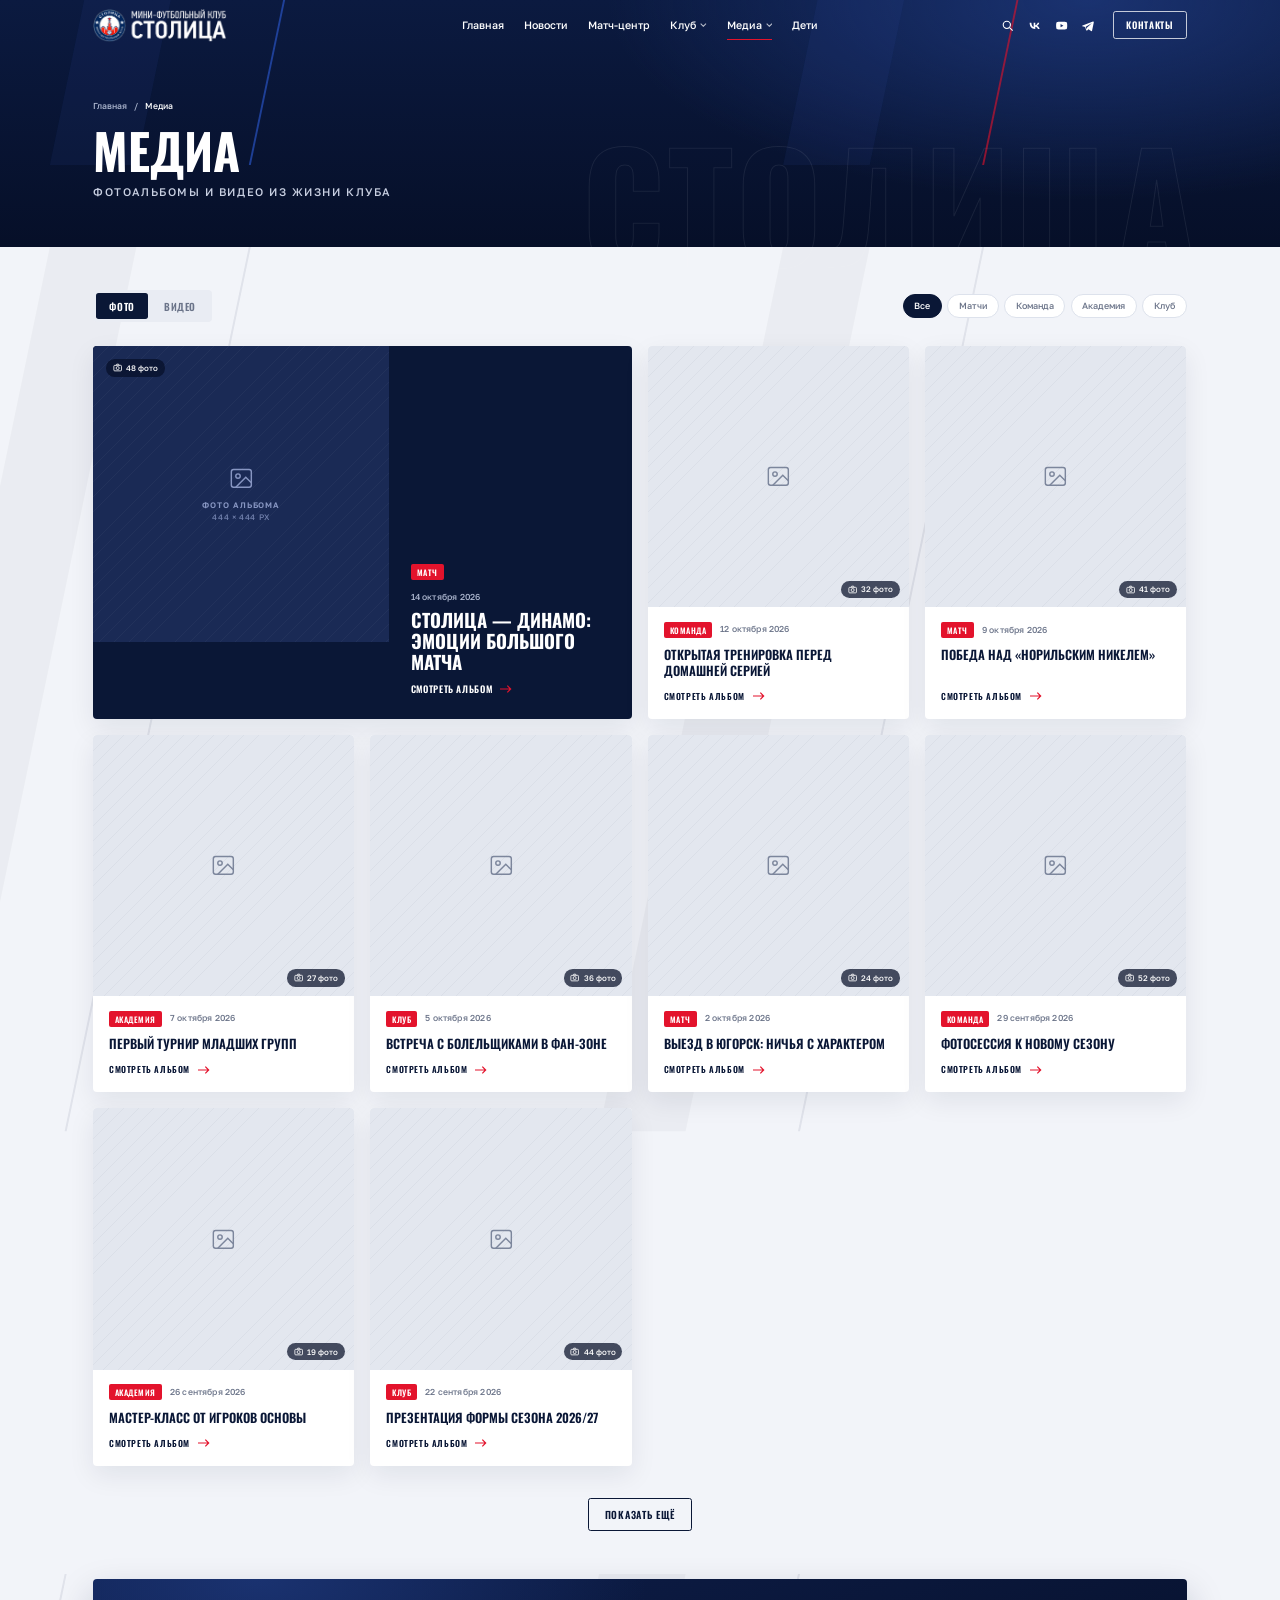
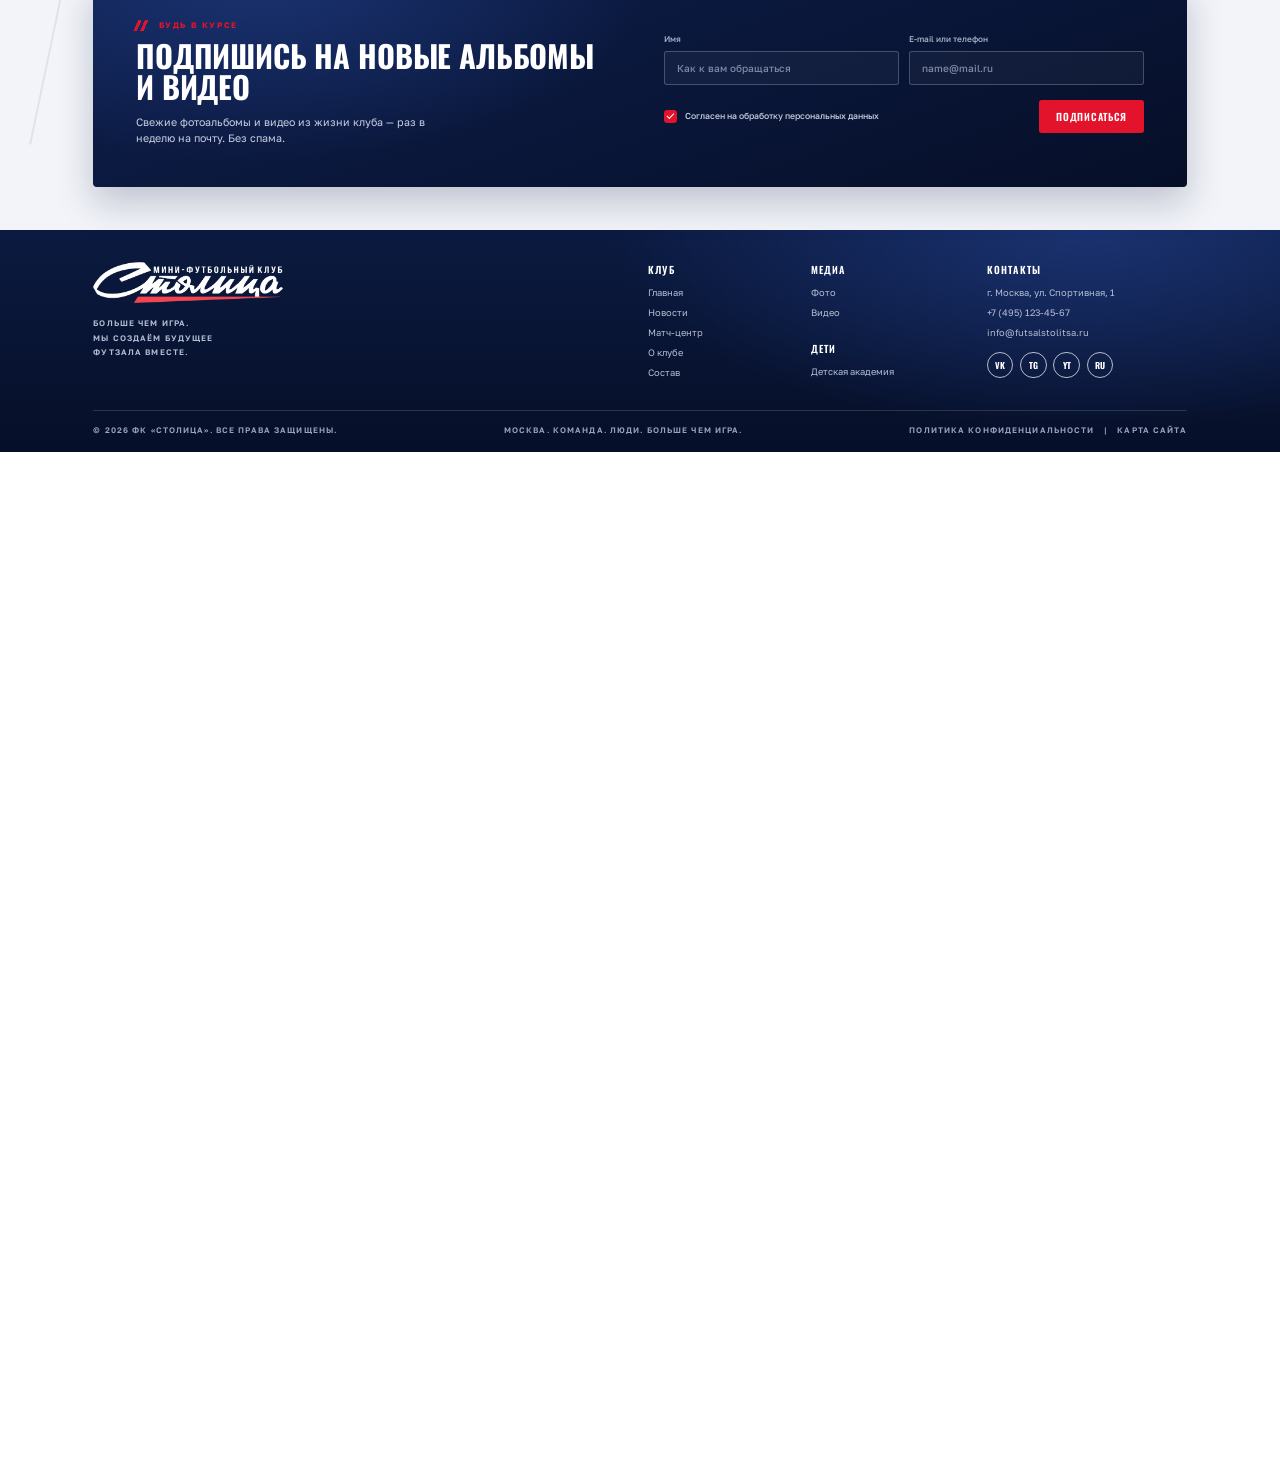
<file: media/index.html>
<!doctype html><html lang="ru" class="wide rsp" data-deco-t="0.20824" data-deco-x0="566.2"><head><meta charset="utf-8"><meta name="viewport" content="width=device-width,initial-scale=1">
<title>МФК «Столица» — Медиа</title><link rel="stylesheet" href="../assets/css/style.css"><link rel="stylesheet" href="../assets/css/pages.css"><link rel="stylesheet" href="../assets/css/responsive.css"><link rel="stylesheet" href="../assets/css/square.css">
<script>(function(){var d=document.documentElement;function f(){var w=window.innerWidth,m=w<1280,z=Math.min(1,w/1920);d.classList.toggle('mob',m);d.style.zoom=(!m&&z<1)?z:'';d.style.setProperty('--bleed',m?'0px':Math.max(0,(d.clientWidth-1920)/2)+'px')}f();addEventListener('resize',f)})()</script></head><body><header class="hdr dk"><div class="logo"><img src="../assets/img/logo_hdr_w.png" style="height:50px;width:auto" alt="МФК Столица"></div>
<nav class="nav"><a class="" href="../page-1/index.html">Главная</a><a class="" href="../news/index.html">Новости</a><a class="" href="../match-center/index.html">Матч-центр</a><span class="dd"><a href="../club/index.html" aria-haspopup="true">Клуб<svg class="chev" viewBox="0 0 10 6" fill="none" stroke="currentColor" stroke-width="1.6"><path d="M1 1l4 4 4-4"/></svg></a><div class="ddm"><a href="../club/index.html" tabindex="0">О клубе</a><a href="../squad/index.html" tabindex="0">Состав</a></div></span><span class="dd on"><a href="../media/index.html" aria-haspopup="true">Медиа<svg class="chev" viewBox="0 0 10 6" fill="none" stroke="currentColor" stroke-width="1.6"><path d="M1 1l4 4 4-4"/></svg></a><div class="ddm"><a href="../media/index.html#photo" tabindex="0">Фото</a><a href="../media/index.html#video" tabindex="0">Видео</a></div></span><a class="" href="../kids/index.html">Дети</a><a class="btn btn-red mob-only" href="#contacts">Контакты</a></nav><div class="hright"><div class="hicons"><a href="#search" aria-label="Поиск"><svg viewBox="0 0 24 24" fill="none" stroke="currentColor" stroke-width="2"><circle cx="10.5" cy="10.5" r="6.5"/><path d="M15.5 15.5L21 21"/></svg></a><a href="https://vk.com" aria-label="ВКонтакте" target="_blank" rel="noopener noreferrer"><svg viewBox="0 0 24 24" fill="currentColor"><path d="M12.8 18C6.6 18 3.1 13.8 3 6.8h3.1c.1 5.1 2.4 7.3 4.1 7.7V6.8h2.9v4.4c1.8-.2 3.6-2.2 4.3-4.4h2.9c-.5 2.7-2.5 4.7-3.9 5.5 1.4.7 3.7 2.4 4.6 5.7h-3.2c-.7-2.2-2.4-3.8-4.7-4V18h-.3z"/></svg></a><a href="https://www.youtube.com" aria-label="YouTube" target="_blank" rel="noopener noreferrer"><svg viewBox="0 0 24 24" fill="currentColor"><path d="M21.6 7.2a2.5 2.5 0 00-1.8-1.8C18.2 5 12 5 12 5s-6.2 0-7.8.4A2.5 2.5 0 002.4 7.2 26 26 0 002 12a26 26 0 00.4 4.8 2.5 2.5 0 001.8 1.8C5.8 19 12 19 12 19s6.2 0 7.8-.4a2.5 2.5 0 001.8-1.8A26 26 0 0022 12a26 26 0 00-.4-4.8zM10 15V9l5.2 3L10 15z"/></svg></a><a href="https://t.me" aria-label="Telegram" target="_blank" rel="noopener noreferrer"><svg viewBox="0 0 24 24" fill="currentColor"><path d="M21.5 4.3L2.9 11.5c-1.3.5-1.2 1.2-.2 1.5l4.8 1.5 1.8 5.6c.2.6.4.8.9.8.4 0 .6-.2.9-.4l2.3-2.2 4.8 3.5c.9.5 1.5.2 1.7-.8l3.1-14.7c.3-1.3-.5-1.8-1.5-1.5zM8.6 14.1l9.8-6.2c.5-.3.9-.1.5.2l-8.3 7.6-.3 3.4-1.7-5z"/></svg></a></div><a href="#contacts" class="btn btn-out w">Контакты</a></div><button class="burger" type="button" aria-label="Меню"><i></i><i></i><i></i></button></header>
<section class="navybg phero" style="color:#fff"><div class="ghost dk" style="right:calc(50% - 960px + 120px);bottom:-18px;font-size:220px">Столица</div>
<div class="wrap" style="padding-top:150px;padding-bottom:72px">
<div class="crumbs hi" style="--d:120ms"><a href="../page-1/index.html">Главная</a><span>/</span><b>Медиа</b></div>
<h1 class="h1 hi" style="--d:220ms;font-size:74px;margin-top:22px">Медиа</h1>
<p class="sub hi" style="--d:340ms;margin-top:18px;font-size:16.5px;color:#C9D0E2">Фотоальбомы и видео из жизни клуба</p></div></section>

<section class="sec" style="background:var(--light);padding-top:64px" data-news><div class="wrap">
<div class="nbar" data-r><div class="tabs"><span class="on" data-tab="photo">Фото</span><span data-tab="video">Видео</span></div>
<div class="nfil"><span class="on">Все</span><span>Матчи</span><span>Команда</span><span>Академия</span><span>Клуб</span></div></div>
<div class="npanel" data-panel="photo"><div class="ngrid" data-stagger><article class="ncard big"><div class="nimg"><div class="phd dk top" style="position:absolute;inset:0"><svg viewBox="0 0 24 24" fill="none" stroke="currentColor" stroke-width="1.3"><rect x="3" y="4" width="18" height="16" rx="2"/><circle cx="9" cy="10" r="2"/><path d="M21 16l-5-5-9 9"/></svg><span class="phl" data-l="Фото альбома">Фото альбома</span></div><span class="cnt"><svg viewBox="0 0 16 16" fill="none" stroke="currentColor" stroke-width="1.4"><rect x="1.5" y="4" width="13" height="9.5" rx="1.5"/><circle cx="8" cy="8.7" r="2.6"/><path d="M5.5 4l1-2h3l1 2"/></svg>48 фото</span>
<div class="ov"><span class="chip">Матч</span><div class="dt">14 октября 2026</div><div class="h3">Столица — Динамо: эмоции большого матча</div><span class="link">Смотреть альбом <svg class="ar" viewBox="0 0 18 12"><path d="M0 6h16M11 1l5 5-5 5" stroke="currentColor" stroke-width="1.8" fill="none"/></svg></span></div></div></article><article class="ncard"><div class="nimg"><div class="phd " style="position:absolute;inset:0"><svg viewBox="0 0 24 24" fill="none" stroke="currentColor" stroke-width="1.3"><rect x="3" y="4" width="18" height="16" rx="2"/><circle cx="9" cy="10" r="2"/><path d="M21 16l-5-5-9 9"/></svg><span class="phl" data-l="Фото альбома">Фото альбома</span></div><span class="cnt"><svg viewBox="0 0 16 16" fill="none" stroke="currentColor" stroke-width="1.4"><rect x="1.5" y="4" width="13" height="9.5" rx="1.5"/><circle cx="8" cy="8.7" r="2.6"/><path d="M5.5 4l1-2h3l1 2"/></svg>32 фото</span></div>
<div class="nb"><div class="top"><span class="chip">Команда</span><span class="dt">12 октября 2026</span></div><div class="h4">Открытая тренировка перед домашней серией</div><span class="link">Смотреть альбом <svg class="ar" viewBox="0 0 18 12"><path d="M0 6h16M11 1l5 5-5 5" stroke="currentColor" stroke-width="1.8" fill="none"/></svg></span></div></article><article class="ncard"><div class="nimg"><div class="phd " style="position:absolute;inset:0"><svg viewBox="0 0 24 24" fill="none" stroke="currentColor" stroke-width="1.3"><rect x="3" y="4" width="18" height="16" rx="2"/><circle cx="9" cy="10" r="2"/><path d="M21 16l-5-5-9 9"/></svg><span class="phl" data-l="Фото альбома">Фото альбома</span></div><span class="cnt"><svg viewBox="0 0 16 16" fill="none" stroke="currentColor" stroke-width="1.4"><rect x="1.5" y="4" width="13" height="9.5" rx="1.5"/><circle cx="8" cy="8.7" r="2.6"/><path d="M5.5 4l1-2h3l1 2"/></svg>41 фото</span></div>
<div class="nb"><div class="top"><span class="chip">Матч</span><span class="dt">9 октября 2026</span></div><div class="h4">Победа над «Норильским Никелем»</div><span class="link">Смотреть альбом <svg class="ar" viewBox="0 0 18 12"><path d="M0 6h16M11 1l5 5-5 5" stroke="currentColor" stroke-width="1.8" fill="none"/></svg></span></div></article><article class="ncard"><div class="nimg"><div class="phd " style="position:absolute;inset:0"><svg viewBox="0 0 24 24" fill="none" stroke="currentColor" stroke-width="1.3"><rect x="3" y="4" width="18" height="16" rx="2"/><circle cx="9" cy="10" r="2"/><path d="M21 16l-5-5-9 9"/></svg><span class="phl" data-l="Фото альбома">Фото альбома</span></div><span class="cnt"><svg viewBox="0 0 16 16" fill="none" stroke="currentColor" stroke-width="1.4"><rect x="1.5" y="4" width="13" height="9.5" rx="1.5"/><circle cx="8" cy="8.7" r="2.6"/><path d="M5.5 4l1-2h3l1 2"/></svg>27 фото</span></div>
<div class="nb"><div class="top"><span class="chip">Академия</span><span class="dt">7 октября 2026</span></div><div class="h4">Первый турнир младших групп</div><span class="link">Смотреть альбом <svg class="ar" viewBox="0 0 18 12"><path d="M0 6h16M11 1l5 5-5 5" stroke="currentColor" stroke-width="1.8" fill="none"/></svg></span></div></article><article class="ncard"><div class="nimg"><div class="phd " style="position:absolute;inset:0"><svg viewBox="0 0 24 24" fill="none" stroke="currentColor" stroke-width="1.3"><rect x="3" y="4" width="18" height="16" rx="2"/><circle cx="9" cy="10" r="2"/><path d="M21 16l-5-5-9 9"/></svg><span class="phl" data-l="Фото альбома">Фото альбома</span></div><span class="cnt"><svg viewBox="0 0 16 16" fill="none" stroke="currentColor" stroke-width="1.4"><rect x="1.5" y="4" width="13" height="9.5" rx="1.5"/><circle cx="8" cy="8.7" r="2.6"/><path d="M5.5 4l1-2h3l1 2"/></svg>36 фото</span></div>
<div class="nb"><div class="top"><span class="chip">Клуб</span><span class="dt">5 октября 2026</span></div><div class="h4">Встреча с болельщиками в фан-зоне</div><span class="link">Смотреть альбом <svg class="ar" viewBox="0 0 18 12"><path d="M0 6h16M11 1l5 5-5 5" stroke="currentColor" stroke-width="1.8" fill="none"/></svg></span></div></article><article class="ncard"><div class="nimg"><div class="phd " style="position:absolute;inset:0"><svg viewBox="0 0 24 24" fill="none" stroke="currentColor" stroke-width="1.3"><rect x="3" y="4" width="18" height="16" rx="2"/><circle cx="9" cy="10" r="2"/><path d="M21 16l-5-5-9 9"/></svg><span class="phl" data-l="Фото альбома">Фото альбома</span></div><span class="cnt"><svg viewBox="0 0 16 16" fill="none" stroke="currentColor" stroke-width="1.4"><rect x="1.5" y="4" width="13" height="9.5" rx="1.5"/><circle cx="8" cy="8.7" r="2.6"/><path d="M5.5 4l1-2h3l1 2"/></svg>24 фото</span></div>
<div class="nb"><div class="top"><span class="chip">Матч</span><span class="dt">2 октября 2026</span></div><div class="h4">Выезд в Югорск: ничья с характером</div><span class="link">Смотреть альбом <svg class="ar" viewBox="0 0 18 12"><path d="M0 6h16M11 1l5 5-5 5" stroke="currentColor" stroke-width="1.8" fill="none"/></svg></span></div></article><article class="ncard"><div class="nimg"><div class="phd " style="position:absolute;inset:0"><svg viewBox="0 0 24 24" fill="none" stroke="currentColor" stroke-width="1.3"><rect x="3" y="4" width="18" height="16" rx="2"/><circle cx="9" cy="10" r="2"/><path d="M21 16l-5-5-9 9"/></svg><span class="phl" data-l="Фото альбома">Фото альбома</span></div><span class="cnt"><svg viewBox="0 0 16 16" fill="none" stroke="currentColor" stroke-width="1.4"><rect x="1.5" y="4" width="13" height="9.5" rx="1.5"/><circle cx="8" cy="8.7" r="2.6"/><path d="M5.5 4l1-2h3l1 2"/></svg>52 фото</span></div>
<div class="nb"><div class="top"><span class="chip">Команда</span><span class="dt">29 сентября 2026</span></div><div class="h4">Фотосессия к новому сезону</div><span class="link">Смотреть альбом <svg class="ar" viewBox="0 0 18 12"><path d="M0 6h16M11 1l5 5-5 5" stroke="currentColor" stroke-width="1.8" fill="none"/></svg></span></div></article><article class="ncard"><div class="nimg"><div class="phd " style="position:absolute;inset:0"><svg viewBox="0 0 24 24" fill="none" stroke="currentColor" stroke-width="1.3"><rect x="3" y="4" width="18" height="16" rx="2"/><circle cx="9" cy="10" r="2"/><path d="M21 16l-5-5-9 9"/></svg><span class="phl" data-l="Фото альбома">Фото альбома</span></div><span class="cnt"><svg viewBox="0 0 16 16" fill="none" stroke="currentColor" stroke-width="1.4"><rect x="1.5" y="4" width="13" height="9.5" rx="1.5"/><circle cx="8" cy="8.7" r="2.6"/><path d="M5.5 4l1-2h3l1 2"/></svg>19 фото</span></div>
<div class="nb"><div class="top"><span class="chip">Академия</span><span class="dt">26 сентября 2026</span></div><div class="h4">Мастер-класс от игроков основы</div><span class="link">Смотреть альбом <svg class="ar" viewBox="0 0 18 12"><path d="M0 6h16M11 1l5 5-5 5" stroke="currentColor" stroke-width="1.8" fill="none"/></svg></span></div></article><article class="ncard"><div class="nimg"><div class="phd " style="position:absolute;inset:0"><svg viewBox="0 0 24 24" fill="none" stroke="currentColor" stroke-width="1.3"><rect x="3" y="4" width="18" height="16" rx="2"/><circle cx="9" cy="10" r="2"/><path d="M21 16l-5-5-9 9"/></svg><span class="phl" data-l="Фото альбома">Фото альбома</span></div><span class="cnt"><svg viewBox="0 0 16 16" fill="none" stroke="currentColor" stroke-width="1.4"><rect x="1.5" y="4" width="13" height="9.5" rx="1.5"/><circle cx="8" cy="8.7" r="2.6"/><path d="M5.5 4l1-2h3l1 2"/></svg>44 фото</span></div>
<div class="nb"><div class="top"><span class="chip">Клуб</span><span class="dt">22 сентября 2026</span></div><div class="h4">Презентация формы сезона 2026/27</div><span class="link">Смотреть альбом <svg class="ar" viewBox="0 0 18 12"><path d="M0 6h16M11 1l5 5-5 5" stroke="currentColor" stroke-width="1.8" fill="none"/></svg></span></div></article><article class="ncard" hidden data-more><div class="nimg"><div class="phd " style="position:absolute;inset:0"><svg viewBox="0 0 24 24" fill="none" stroke="currentColor" stroke-width="1.3"><rect x="3" y="4" width="18" height="16" rx="2"/><circle cx="9" cy="10" r="2"/><path d="M21 16l-5-5-9 9"/></svg><span class="phl" data-l="Фото альбома">Фото альбома</span></div><span class="cnt"><svg viewBox="0 0 16 16" fill="none" stroke="currentColor" stroke-width="1.4"><rect x="1.5" y="4" width="13" height="9.5" rx="1.5"/><circle cx="8" cy="8.7" r="2.6"/><path d="M5.5 4l1-2h3l1 2"/></svg>38 фото</span></div>
<div class="nb"><div class="top"><span class="chip">Матч</span><span class="dt">18 сентября 2026</span></div><div class="h4">Старт сезона: первые очки дома</div><span class="link">Смотреть альбом <svg class="ar" viewBox="0 0 18 12"><path d="M0 6h16M11 1l5 5-5 5" stroke="currentColor" stroke-width="1.8" fill="none"/></svg></span></div></article><article class="ncard" hidden data-more><div class="nimg"><div class="phd " style="position:absolute;inset:0"><svg viewBox="0 0 24 24" fill="none" stroke="currentColor" stroke-width="1.3"><rect x="3" y="4" width="18" height="16" rx="2"/><circle cx="9" cy="10" r="2"/><path d="M21 16l-5-5-9 9"/></svg><span class="phl" data-l="Фото альбома">Фото альбома</span></div><span class="cnt"><svg viewBox="0 0 16 16" fill="none" stroke="currentColor" stroke-width="1.4"><rect x="1.5" y="4" width="13" height="9.5" rx="1.5"/><circle cx="8" cy="8.7" r="2.6"/><path d="M5.5 4l1-2h3l1 2"/></svg>30 фото</span></div>
<div class="nb"><div class="top"><span class="chip">Команда</span><span class="dt">15 сентября 2026</span></div><div class="h4">Сборы в Подмосковье</div><span class="link">Смотреть альбом <svg class="ar" viewBox="0 0 18 12"><path d="M0 6h16M11 1l5 5-5 5" stroke="currentColor" stroke-width="1.8" fill="none"/></svg></span></div></article><article class="ncard" hidden data-more><div class="nimg"><div class="phd " style="position:absolute;inset:0"><svg viewBox="0 0 24 24" fill="none" stroke="currentColor" stroke-width="1.3"><rect x="3" y="4" width="18" height="16" rx="2"/><circle cx="9" cy="10" r="2"/><path d="M21 16l-5-5-9 9"/></svg><span class="phl" data-l="Фото альбома">Фото альбома</span></div><span class="cnt"><svg viewBox="0 0 16 16" fill="none" stroke="currentColor" stroke-width="1.4"><rect x="1.5" y="4" width="13" height="9.5" rx="1.5"/><circle cx="8" cy="8.7" r="2.6"/><path d="M5.5 4l1-2h3l1 2"/></svg>16 фото</span></div>
<div class="nb"><div class="top"><span class="chip">Академия</span><span class="dt">11 сентября 2026</span></div><div class="h4">Набор в детские группы открыт</div><span class="link">Смотреть альбом <svg class="ar" viewBox="0 0 18 12"><path d="M0 6h16M11 1l5 5-5 5" stroke="currentColor" stroke-width="1.8" fill="none"/></svg></span></div></article><article class="ncard" hidden data-more><div class="nimg"><div class="phd " style="position:absolute;inset:0"><svg viewBox="0 0 24 24" fill="none" stroke="currentColor" stroke-width="1.3"><rect x="3" y="4" width="18" height="16" rx="2"/><circle cx="9" cy="10" r="2"/><path d="M21 16l-5-5-9 9"/></svg><span class="phl" data-l="Фото альбома">Фото альбома</span></div><span class="cnt"><svg viewBox="0 0 16 16" fill="none" stroke="currentColor" stroke-width="1.4"><rect x="1.5" y="4" width="13" height="9.5" rx="1.5"/><circle cx="8" cy="8.7" r="2.6"/><path d="M5.5 4l1-2h3l1 2"/></svg>29 фото</span></div>
<div class="nb"><div class="top"><span class="chip">Клуб</span><span class="dt">8 сентября 2026</span></div><div class="h4">День открытых дверей на арене</div><span class="link">Смотреть альбом <svg class="ar" viewBox="0 0 18 12"><path d="M0 6h16M11 1l5 5-5 5" stroke="currentColor" stroke-width="1.8" fill="none"/></svg></span></div></article></div></div>
<div class="npanel" data-panel="video" hidden><div class="ngrid" data-stagger><article class="ncard big"><div class="nimg"><div class="phd dk top" style="position:absolute;inset:0"><svg viewBox="0 0 24 24" fill="none" stroke="currentColor" stroke-width="1.3"><rect x="3" y="4" width="18" height="16" rx="2"/><circle cx="9" cy="10" r="2"/><path d="M21 16l-5-5-9 9"/></svg><span class="phl" data-l="Кадр видео">Кадр видео</span></div><span class="play"><svg viewBox="0 0 24 24"><path d="M8 5.5v13l11-6.5z" fill="currentColor"/></svg></span><span class="dur">08:42</span>
<div class="ov"><span class="chip">Обзор</span><div class="dt">14 октября 2026</div><div class="h3">Столица — Динамо. Обзор матча</div><span class="link">Смотреть видео <svg class="ar" viewBox="0 0 18 12"><path d="M0 6h16M11 1l5 5-5 5" stroke="currentColor" stroke-width="1.8" fill="none"/></svg></span></div></div></article><article class="ncard"><div class="nimg"><div class="phd dk" style="position:absolute;inset:0"><svg viewBox="0 0 24 24" fill="none" stroke="currentColor" stroke-width="1.3"><rect x="3" y="4" width="18" height="16" rx="2"/><circle cx="9" cy="10" r="2"/><path d="M21 16l-5-5-9 9"/></svg><span class="phl" data-l="Кадр видео">Кадр видео</span></div><span class="play"><svg viewBox="0 0 24 24"><path d="M8 5.5v13l11-6.5z" fill="currentColor"/></svg></span><span class="dur">04:15</span></div>
<div class="nb"><div class="top"><span class="chip">Интервью</span><span class="dt">12 октября 2026</span></div><div class="h4">Капитан о подготовке к серии</div><span class="link">Смотреть видео <svg class="ar" viewBox="0 0 18 12"><path d="M0 6h16M11 1l5 5-5 5" stroke="currentColor" stroke-width="1.8" fill="none"/></svg></span></div></article><article class="ncard"><div class="nimg"><div class="phd dk" style="position:absolute;inset:0"><svg viewBox="0 0 24 24" fill="none" stroke="currentColor" stroke-width="1.3"><rect x="3" y="4" width="18" height="16" rx="2"/><circle cx="9" cy="10" r="2"/><path d="M21 16l-5-5-9 9"/></svg><span class="phl" data-l="Кадр видео">Кадр видео</span></div><span class="play"><svg viewBox="0 0 24 24"><path d="M8 5.5v13l11-6.5z" fill="currentColor"/></svg></span><span class="dur">03:20</span></div>
<div class="nb"><div class="top"><span class="chip">Голы</span><span class="dt">9 октября 2026</span></div><div class="h4">Все голы в ворота «Норильского Никеля»</div><span class="link">Смотреть видео <svg class="ar" viewBox="0 0 18 12"><path d="M0 6h16M11 1l5 5-5 5" stroke="currentColor" stroke-width="1.8" fill="none"/></svg></span></div></article><article class="ncard"><div class="nimg"><div class="phd dk" style="position:absolute;inset:0"><svg viewBox="0 0 24 24" fill="none" stroke="currentColor" stroke-width="1.3"><rect x="3" y="4" width="18" height="16" rx="2"/><circle cx="9" cy="10" r="2"/><path d="M21 16l-5-5-9 9"/></svg><span class="phl" data-l="Кадр видео">Кадр видео</span></div><span class="play"><svg viewBox="0 0 24 24"><path d="M8 5.5v13l11-6.5z" fill="currentColor"/></svg></span><span class="dur">12:05</span></div>
<div class="nb"><div class="top"><span class="chip">Тренировка</span><span class="dt">7 октября 2026</span></div><div class="h4">Один день из жизни команды</div><span class="link">Смотреть видео <svg class="ar" viewBox="0 0 18 12"><path d="M0 6h16M11 1l5 5-5 5" stroke="currentColor" stroke-width="1.8" fill="none"/></svg></span></div></article><article class="ncard"><div class="nimg"><div class="phd dk" style="position:absolute;inset:0"><svg viewBox="0 0 24 24" fill="none" stroke="currentColor" stroke-width="1.3"><rect x="3" y="4" width="18" height="16" rx="2"/><circle cx="9" cy="10" r="2"/><path d="M21 16l-5-5-9 9"/></svg><span class="phl" data-l="Кадр видео">Кадр видео</span></div><span class="play"><svg viewBox="0 0 24 24"><path d="M8 5.5v13l11-6.5z" fill="currentColor"/></svg></span><span class="dur">06:30</span></div>
<div class="nb"><div class="top"><span class="chip">Академия</span><span class="dt">5 октября 2026</span></div><div class="h4">Как проходит занятие в академии</div><span class="link">Смотреть видео <svg class="ar" viewBox="0 0 18 12"><path d="M0 6h16M11 1l5 5-5 5" stroke="currentColor" stroke-width="1.8" fill="none"/></svg></span></div></article><article class="ncard"><div class="nimg"><div class="phd dk" style="position:absolute;inset:0"><svg viewBox="0 0 24 24" fill="none" stroke="currentColor" stroke-width="1.3"><rect x="3" y="4" width="18" height="16" rx="2"/><circle cx="9" cy="10" r="2"/><path d="M21 16l-5-5-9 9"/></svg><span class="phl" data-l="Кадр видео">Кадр видео</span></div><span class="play"><svg viewBox="0 0 24 24"><path d="M8 5.5v13l11-6.5z" fill="currentColor"/></svg></span><span class="dur">07:58</span></div>
<div class="nb"><div class="top"><span class="chip">Обзор</span><span class="dt">2 октября 2026</span></div><div class="h4">Газпром-Югра — Столица. Обзор</div><span class="link">Смотреть видео <svg class="ar" viewBox="0 0 18 12"><path d="M0 6h16M11 1l5 5-5 5" stroke="currentColor" stroke-width="1.8" fill="none"/></svg></span></div></article><article class="ncard"><div class="nimg"><div class="phd dk" style="position:absolute;inset:0"><svg viewBox="0 0 24 24" fill="none" stroke="currentColor" stroke-width="1.3"><rect x="3" y="4" width="18" height="16" rx="2"/><circle cx="9" cy="10" r="2"/><path d="M21 16l-5-5-9 9"/></svg><span class="phl" data-l="Кадр видео">Кадр видео</span></div><span class="play"><svg viewBox="0 0 24 24"><path d="M8 5.5v13l11-6.5z" fill="currentColor"/></svg></span><span class="dur">05:44</span></div>
<div class="nb"><div class="top"><span class="chip">Интервью</span><span class="dt">29 сентября 2026</span></div><div class="h4">Главный тренер о старте сезона</div><span class="link">Смотреть видео <svg class="ar" viewBox="0 0 18 12"><path d="M0 6h16M11 1l5 5-5 5" stroke="currentColor" stroke-width="1.8" fill="none"/></svg></span></div></article><article class="ncard"><div class="nimg"><div class="phd dk" style="position:absolute;inset:0"><svg viewBox="0 0 24 24" fill="none" stroke="currentColor" stroke-width="1.3"><rect x="3" y="4" width="18" height="16" rx="2"/><circle cx="9" cy="10" r="2"/><path d="M21 16l-5-5-9 9"/></svg><span class="phl" data-l="Кадр видео">Кадр видео</span></div><span class="play"><svg viewBox="0 0 24 24"><path d="M8 5.5v13l11-6.5z" fill="currentColor"/></svg></span><span class="dur">09:12</span></div>
<div class="nb"><div class="top"><span class="chip">Клуб</span><span class="dt">26 сентября 2026</span></div><div class="h4">Закулисье матчевого дня</div><span class="link">Смотреть видео <svg class="ar" viewBox="0 0 18 12"><path d="M0 6h16M11 1l5 5-5 5" stroke="currentColor" stroke-width="1.8" fill="none"/></svg></span></div></article><article class="ncard"><div class="nimg"><div class="phd dk" style="position:absolute;inset:0"><svg viewBox="0 0 24 24" fill="none" stroke="currentColor" stroke-width="1.3"><rect x="3" y="4" width="18" height="16" rx="2"/><circle cx="9" cy="10" r="2"/><path d="M21 16l-5-5-9 9"/></svg><span class="phl" data-l="Кадр видео">Кадр видео</span></div><span class="play"><svg viewBox="0 0 24 24"><path d="M8 5.5v13l11-6.5z" fill="currentColor"/></svg></span><span class="dur">02:48</span></div>
<div class="nb"><div class="top"><span class="chip">Голы</span><span class="dt">22 сентября 2026</span></div><div class="h4">Лучшие голы сентября</div><span class="link">Смотреть видео <svg class="ar" viewBox="0 0 18 12"><path d="M0 6h16M11 1l5 5-5 5" stroke="currentColor" stroke-width="1.8" fill="none"/></svg></span></div></article><article class="ncard" hidden data-more><div class="nimg"><div class="phd dk" style="position:absolute;inset:0"><svg viewBox="0 0 24 24" fill="none" stroke="currentColor" stroke-width="1.3"><rect x="3" y="4" width="18" height="16" rx="2"/><circle cx="9" cy="10" r="2"/><path d="M21 16l-5-5-9 9"/></svg><span class="phl" data-l="Кадр видео">Кадр видео</span></div><span class="play"><svg viewBox="0 0 24 24"><path d="M8 5.5v13l11-6.5z" fill="currentColor"/></svg></span><span class="dur">08:10</span></div>
<div class="nb"><div class="top"><span class="chip">Обзор</span><span class="dt">18 сентября 2026</span></div><div class="h4">Столица — Тюмень. Обзор</div><span class="link">Смотреть видео <svg class="ar" viewBox="0 0 18 12"><path d="M0 6h16M11 1l5 5-5 5" stroke="currentColor" stroke-width="1.8" fill="none"/></svg></span></div></article><article class="ncard" hidden data-more><div class="nimg"><div class="phd dk" style="position:absolute;inset:0"><svg viewBox="0 0 24 24" fill="none" stroke="currentColor" stroke-width="1.3"><rect x="3" y="4" width="18" height="16" rx="2"/><circle cx="9" cy="10" r="2"/><path d="M21 16l-5-5-9 9"/></svg><span class="phl" data-l="Кадр видео">Кадр видео</span></div><span class="play"><svg viewBox="0 0 24 24"><path d="M8 5.5v13l11-6.5z" fill="currentColor"/></svg></span><span class="dur">04:56</span></div>
<div class="nb"><div class="top"><span class="chip">Тренировка</span><span class="dt">15 сентября 2026</span></div><div class="h4">Работа вратарей</div><span class="link">Смотреть видео <svg class="ar" viewBox="0 0 18 12"><path d="M0 6h16M11 1l5 5-5 5" stroke="currentColor" stroke-width="1.8" fill="none"/></svg></span></div></article><article class="ncard" hidden data-more><div class="nimg"><div class="phd dk" style="position:absolute;inset:0"><svg viewBox="0 0 24 24" fill="none" stroke="currentColor" stroke-width="1.3"><rect x="3" y="4" width="18" height="16" rx="2"/><circle cx="9" cy="10" r="2"/><path d="M21 16l-5-5-9 9"/></svg><span class="phl" data-l="Кадр видео">Кадр видео</span></div><span class="play"><svg viewBox="0 0 24 24"><path d="M8 5.5v13l11-6.5z" fill="currentColor"/></svg></span><span class="dur">03:37</span></div>
<div class="nb"><div class="top"><span class="chip">Академия</span><span class="dt">11 сентября 2026</span></div><div class="h4">Выпускной младших групп</div><span class="link">Смотреть видео <svg class="ar" viewBox="0 0 18 12"><path d="M0 6h16M11 1l5 5-5 5" stroke="currentColor" stroke-width="1.8" fill="none"/></svg></span></div></article><article class="ncard" hidden data-more><div class="nimg"><div class="phd dk" style="position:absolute;inset:0"><svg viewBox="0 0 24 24" fill="none" stroke="currentColor" stroke-width="1.3"><rect x="3" y="4" width="18" height="16" rx="2"/><circle cx="9" cy="10" r="2"/><path d="M21 16l-5-5-9 9"/></svg><span class="phl" data-l="Кадр видео">Кадр видео</span></div><span class="play"><svg viewBox="0 0 24 24"><path d="M8 5.5v13l11-6.5z" fill="currentColor"/></svg></span><span class="dur">02:59</span></div>
<div class="nb"><div class="top"><span class="chip">Клуб</span><span class="dt">8 сентября 2026</span></div><div class="h4">Презентация формы</div><span class="link">Смотреть видео <svg class="ar" viewBox="0 0 18 12"><path d="M0 6h16M11 1l5 5-5 5" stroke="currentColor" stroke-width="1.8" fill="none"/></svg></span></div></article></div></div>
<div class="nmore" data-r><span class="btn btn-out" data-more-btn>Показать ещё</span></div>
</div></section>

<section class="sec" style="background:var(--light);padding-top:8px"><div class="wrap">
<div class="subs dark" data-r><div class="sl"><div class="eyebrow">Будь в курсе</div><h2 class="h2">Подпишись на новые альбомы и видео</h2>
<p class="p">Свежие фотоальбомы и видео из жизни клуба — раз в неделю на почту. Без спама.</p></div>
<form class="sf" onsubmit="return false"><div class="row"><label><span>Имя</span><input type="text" placeholder="Как к вам обращаться" required autocomplete="name"></label>
<label><span>E-mail или телефон</span><input type="email" placeholder="name@mail.ru" required autocomplete="email"></label></div>
<div class="row2"><label class="chk"><input type="checkbox" checked required><i></i><span>Согласен на обработку персональных данных</span></label><button class="btn btn-red" type="submit">Подписаться</button></div>
<div class="ok" role="status">Спасибо, заявка принята</div></form></div></div></section>
<section class="foot navybg" id="contacts">



<div class="wrap"><div class="fcols" data-stagger style="border-top:0">
<div><img src="../assets/img/logo_ftr.png" style="height:62px;width:auto" alt="МФК Столица">
<p class="cap" style="color:#B5BDD3;margin-top:26px;line-height:1.8">Больше чем игра.<br>Мы создаём будущее<br>футзала вместе.</p></div>
<div><h5>Клуб</h5><ul><li><a href="../page-1/index.html">Главная</a></li><li><a href="../news/index.html">Новости</a></li><li><a href="../match-center/index.html">Матч-центр</a></li><li><a href="../club/index.html">О клубе</a></li><li><a href="../squad/index.html">Состав</a></li></ul></div><div class="fstack"><div><h5>Медиа</h5><ul><li><a href="../media/index.html#photo">Фото</a></li><li><a href="../media/index.html#video">Видео</a></li></ul></div><div><h5>Дети</h5><ul><li><a href="../kids/index.html">Детская академия</a></li></ul></div></div>
<div><h5>Контакты</h5><ul><li>г. Москва, ул. Спортивная, 1</li><li>+7 (495) 123-45-67</li><li>info@futsalstolitsa.ru</li></ul><div class="soc"><a href="https://vk.com" aria-label="ВКонтакте" target="_blank" rel="noopener noreferrer">VK</a><a href="https://t.me" aria-label="Telegram" target="_blank" rel="noopener noreferrer">TG</a><a href="https://www.youtube.com" aria-label="YouTube" target="_blank" rel="noopener noreferrer">YT</a><a href="https://rutube.ru" aria-label="Rutube" target="_blank" rel="noopener noreferrer">RU</a></div></div>
</div>
<div class="fbar"><span>© 2026 ФК «Столица». Все права защищены.</span><span>Москва. Команда. Люди. Больше чем игра.</span><span>Политика конфиденциальности &nbsp; | &nbsp; Карта сайта</span></div></div></section>
<script src="../assets/js/app.js"></script></body></html>
</file>
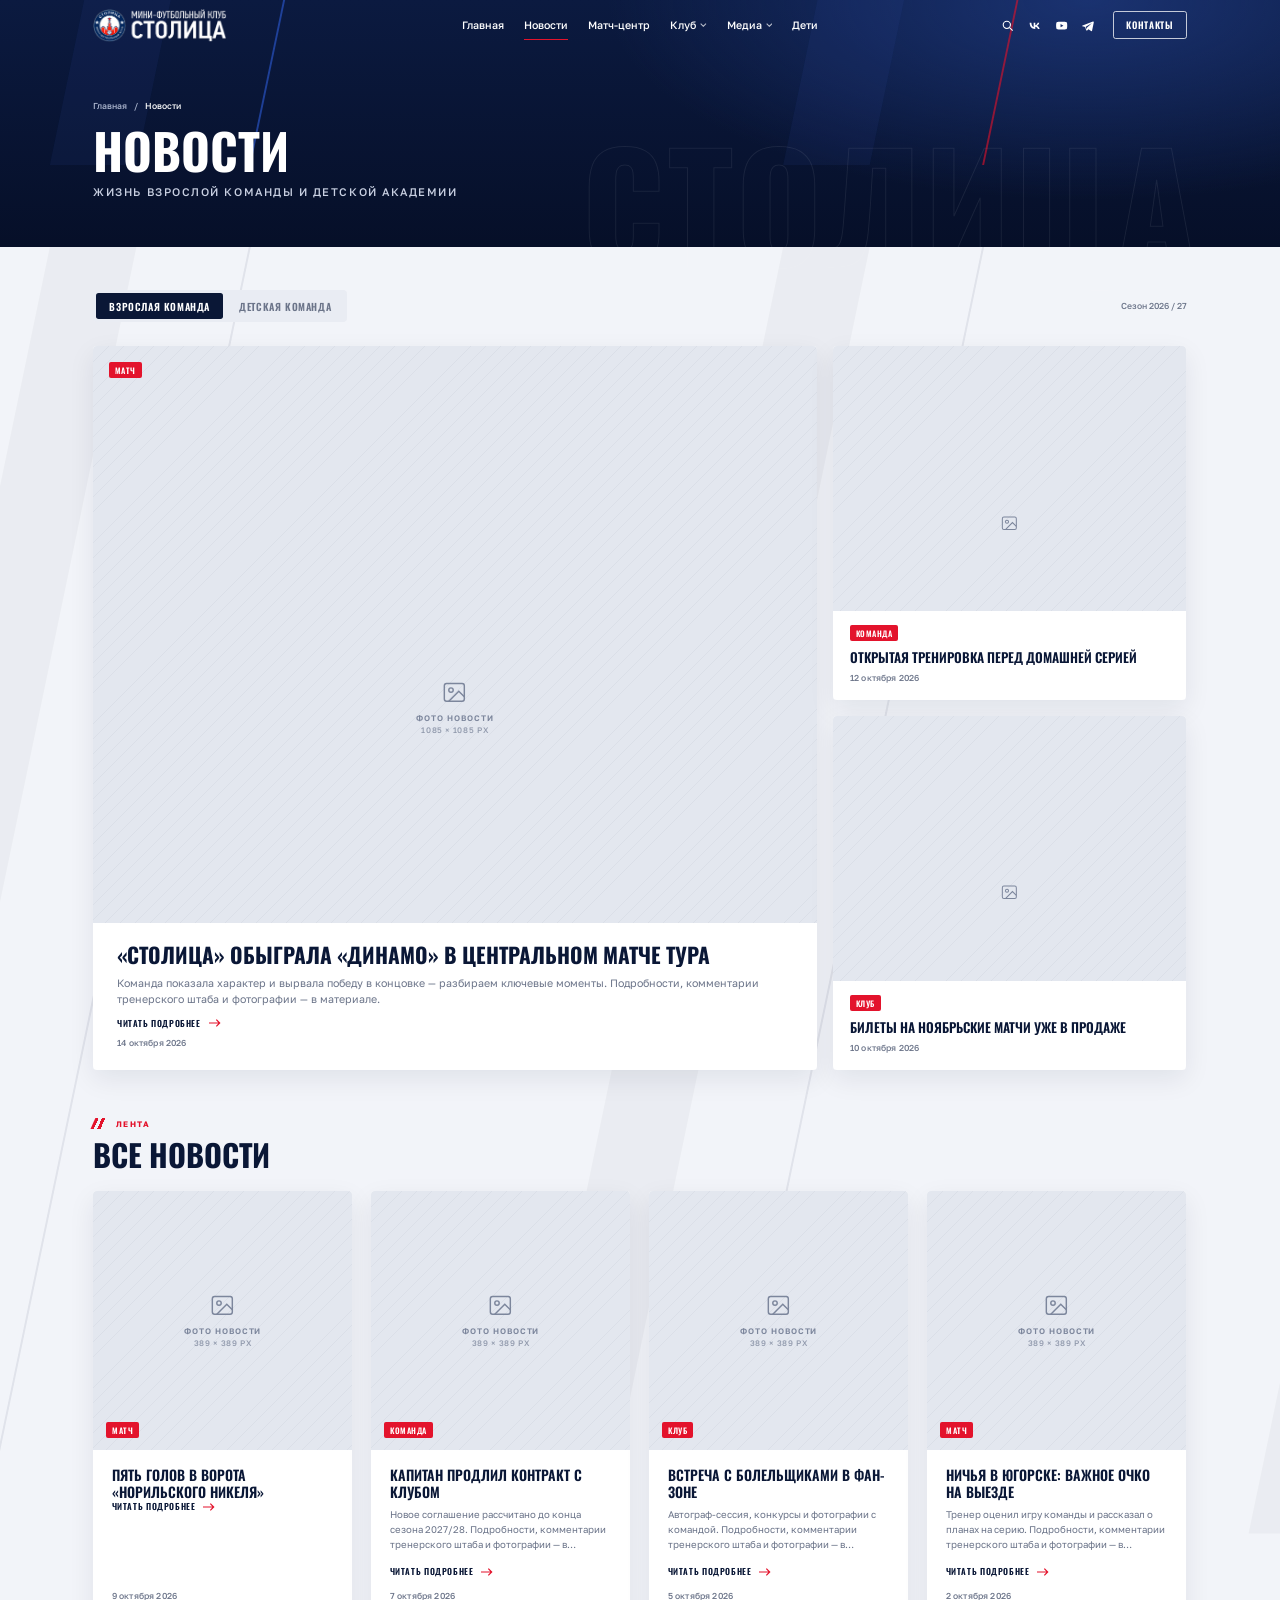
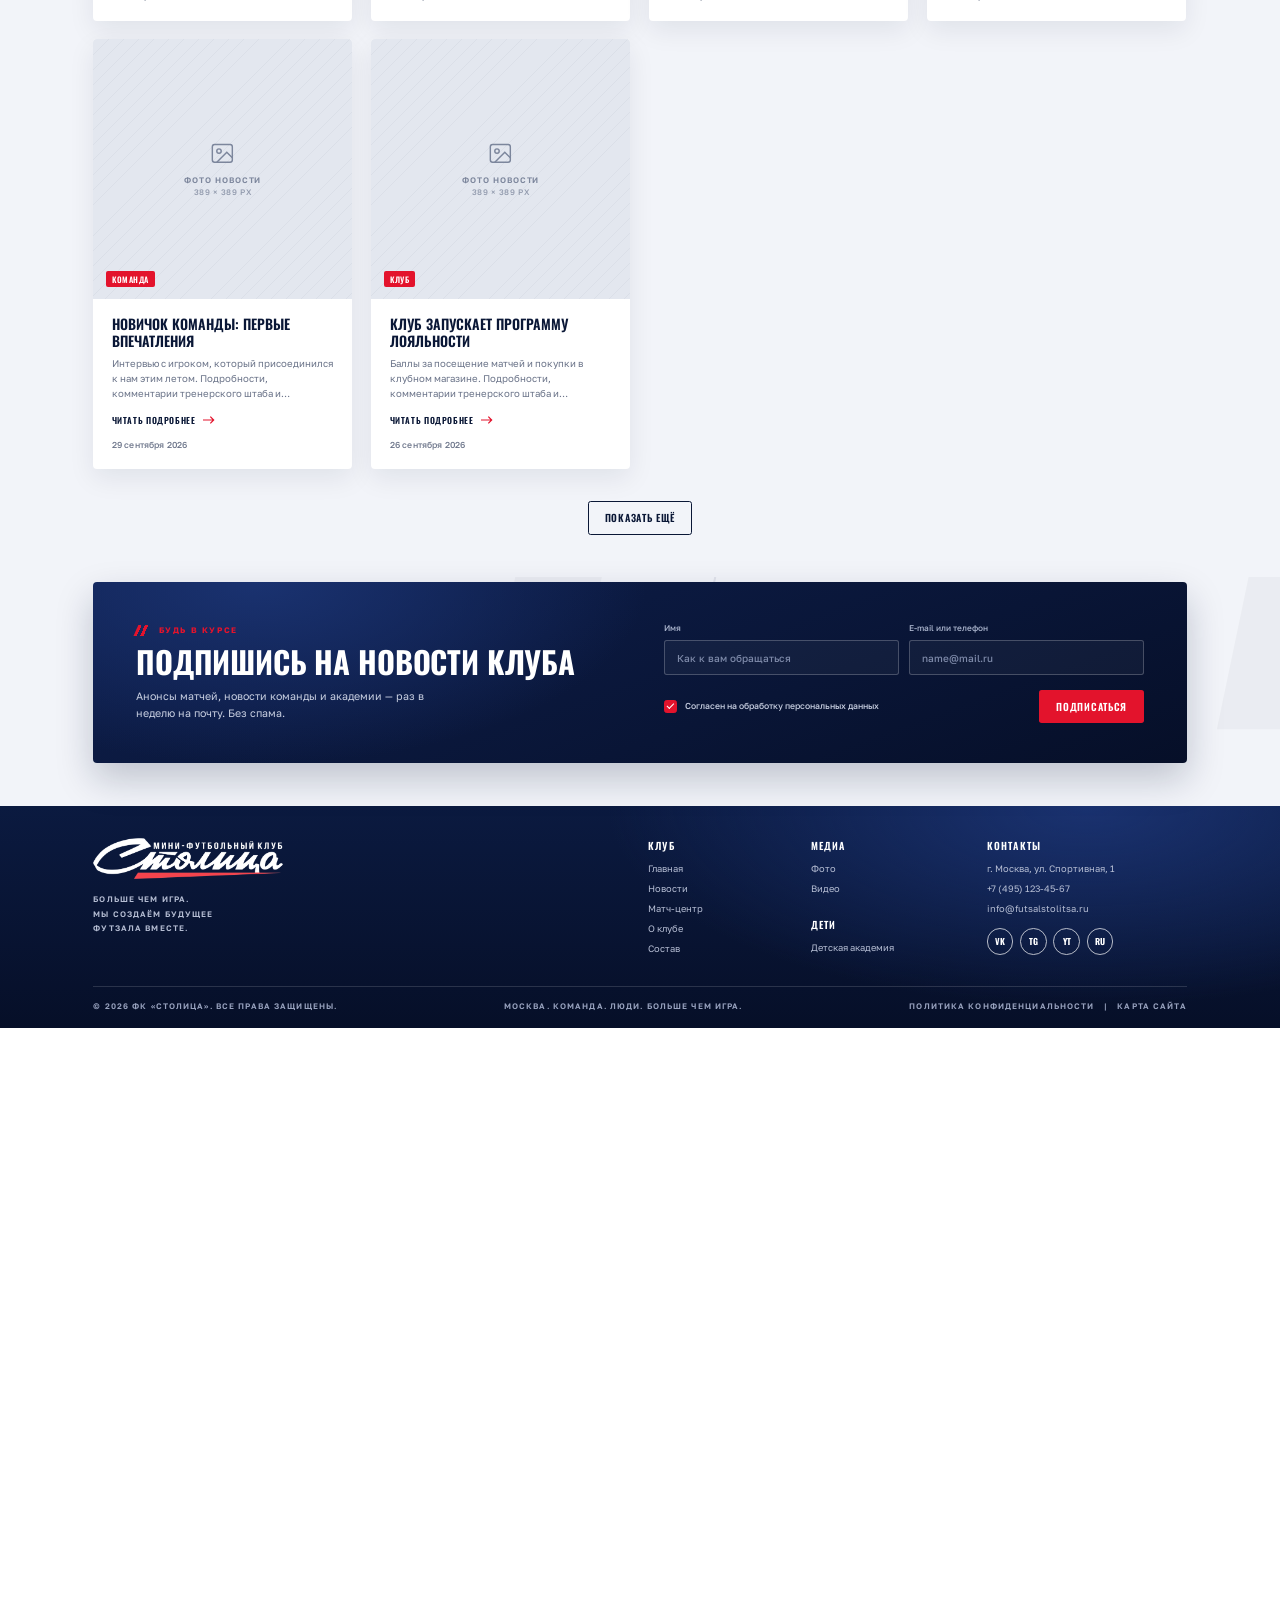
<file: news/index.html>
<!DOCTYPE html>
<html class="wide rsp" data-deco-t="0.20824" data-deco-x0="566.2" lang="ru"><head><meta charset="utf-8"/><meta name="viewport" content="width=device-width,initial-scale=1"/>
<title>МФК «Столица» — Новости</title><link rel="stylesheet" href="../assets/css/style.css"><link rel="stylesheet" href="../assets/css/pages.css"><link rel="stylesheet" href="../assets/css/responsive.css"><link rel="stylesheet" href="../assets/css/square.css">
<script>(function(){var d=document.documentElement;function f(){var w=window.innerWidth,m=w<1280,z=Math.min(1,w/1920);d.classList.toggle('mob',m);d.style.zoom=(!m&&z<1)?z:'';d.style.setProperty('--bleed',m?'0px':Math.max(0,(d.clientWidth-1920)/2)+'px')}f();addEventListener('resize',f)})()</script></head><body><header class="hdr dk"><div class="logo"><img alt="МФК Столица" src="../assets/img/logo_hdr_w.png" style="height:50px;width:auto"/></div>
<nav class="nav"><a class="" href="../page-1/index.html">Главная</a><a class="on" href="../news/index.html">Новости</a><a class="" href="../match-center/index.html">Матч-центр</a><span class="dd"><a href="../club/index.html" aria-haspopup="true">Клуб<svg class="chev" fill="none" stroke="currentColor" stroke-width="1.6" viewbox="0 0 10 6"><path d="M1 1l4 4 4-4"></path></svg></a><div class="ddm"><a href="../club/index.html" tabindex="0">О клубе</a><a href="../squad/index.html" tabindex="0">Состав</a></div></span><span class="dd"><a href="../media/index.html" aria-haspopup="true">Медиа<svg class="chev" fill="none" stroke="currentColor" stroke-width="1.6" viewbox="0 0 10 6"><path d="M1 1l4 4 4-4"></path></svg></a><div class="ddm"><a href="../media/index.html#photo" tabindex="0">Фото</a><a href="../media/index.html#video" tabindex="0">Видео</a></div></span><a class="" href="../kids/index.html">Дети</a><a class="btn btn-red mob-only" href="#contacts">Контакты</a></nav><div class="hright"><div class="hicons"><a href="#search" aria-label="Поиск"><svg fill="none" stroke="currentColor" stroke-width="2" viewbox="0 0 24 24"><circle cx="10.5" cy="10.5" r="6.5"></circle><path d="M15.5 15.5L21 21"></path></svg></a><a href="https://vk.com" aria-label="ВКонтакте" target="_blank" rel="noopener noreferrer"><svg fill="currentColor" viewbox="0 0 24 24"><path d="M12.8 18C6.6 18 3.1 13.8 3 6.8h3.1c.1 5.1 2.4 7.3 4.1 7.7V6.8h2.9v4.4c1.8-.2 3.6-2.2 4.3-4.4h2.9c-.5 2.7-2.5 4.7-3.9 5.5 1.4.7 3.7 2.4 4.6 5.7h-3.2c-.7-2.2-2.4-3.8-4.7-4V18h-.3z"></path></svg></a><a href="https://www.youtube.com" aria-label="YouTube" target="_blank" rel="noopener noreferrer"><svg fill="currentColor" viewbox="0 0 24 24"><path d="M21.6 7.2a2.5 2.5 0 00-1.8-1.8C18.2 5 12 5 12 5s-6.2 0-7.8.4A2.5 2.5 0 002.4 7.2 26 26 0 002 12a26 26 0 00.4 4.8 2.5 2.5 0 001.8 1.8C5.8 19 12 19 12 19s6.2 0 7.8-.4a2.5 2.5 0 001.8-1.8A26 26 0 0022 12a26 26 0 00-.4-4.8zM10 15V9l5.2 3L10 15z"></path></svg></a><a href="https://t.me" aria-label="Telegram" target="_blank" rel="noopener noreferrer"><svg fill="currentColor" viewbox="0 0 24 24"><path d="M21.5 4.3L2.9 11.5c-1.3.5-1.2 1.2-.2 1.5l4.8 1.5 1.8 5.6c.2.6.4.8.9.8.4 0 .6-.2.9-.4l2.3-2.2 4.8 3.5c.9.5 1.5.2 1.7-.8l3.1-14.7c.3-1.3-.5-1.8-1.5-1.5zM8.6 14.1l9.8-6.2c.5-.3.9-.1.5.2l-8.3 7.6-.3 3.4-1.7-5z"></path></svg></a></div><a class="btn btn-out w" href="#contacts">Контакты</a></div><button aria-label="Меню" class="burger" type="button"><i></i><i></i><i></i></button></header>
<section class="navybg phero" style="color:#fff"><div class="ghost dk" style="right:calc(50% - 960px + 120px);bottom:-18px;font-size:220px">Столица</div>
<div class="wrap" style="padding-top:150px;padding-bottom:72px">
<div class="crumbs hi" style="--d:120ms"><a href="../page-1/index.html">Главная</a><span>/</span><b>Новости</b></div>
<h1 class="h1 hi" style="--d:220ms;font-size:74px;margin-top:22px">Новости</h1>
<p class="sub hi" style="--d:340ms;margin-top:18px;font-size:16.5px;color:#C9D0E2">Жизнь взрослой команды и детской академии</p></div></section>
<section class="sec" data-news="" style="background:var(--light);padding-top:64px"><div class="wrap">
<div class="nbar" data-r=""><div class="tabs"><span class="on" data-tab="adult">Взрослая команда</span><span data-tab="kids">Детская команда</span></div>
<span class="vkcap">Сезон 2026 / 27</span></div>
<div class="npanel" data-panel="adult"><div class="rshow lay-a" data-r=""><article class="rbig"><div class="ri"><div class="phd" style="position:absolute;inset:0"><svg fill="none" stroke="currentColor" stroke-width="1.3" viewbox="0 0 24 24"><rect height="16" rx="2" width="18" x="3" y="4"></rect><circle cx="9" cy="10" r="2"></circle><path d="M21 16l-5-5-9 9"></path></svg><span class="phl" data-l="Фото новости">Фото новости</span></div><span class="chip">Матч</span></div>
<div class="rb"><div class="h3">«Столица» обыграла «Динамо» в центральном матче тура</div><p class="p">Команда показала характер и вырвала победу в концовке — разбираем ключевые моменты. Подробности, комментарии тренерского штаба и фотографии — в материале.</p><span class="link">Читать подробнее <svg class="ar" viewbox="0 0 18 12"><path d="M0 6h16M11 1l5 5-5 5" fill="none" stroke="currentColor" stroke-width="1.8"></path></svg></span><div class="dt">14 октября 2026</div></div></article><div class="rstack"><article class="rsm"><div class="ri"><div class="phd" style="position:absolute;inset:0"><svg fill="none" stroke="currentColor" stroke-width="1.3" viewbox="0 0 24 24"><rect height="16" rx="2" width="18" x="3" y="4"></rect><circle cx="9" cy="10" r="2"></circle><path d="M21 16l-5-5-9 9"></path></svg><span class="phl" data-l="Фото">Фото</span></div></div>
<div class="rb"><span class="chip">Команда</span><div class="h4">Открытая тренировка перед домашней серией</div><span class="link">Читать подробнее <svg class="ar" viewBox="0 0 18 12"><path d="M0 6h16M11 1l5 5-5 5" stroke="currentColor" stroke-width="1.8" fill="none"/></svg></span><div class="dt">12 октября 2026</div></div></article><article class="rsm"><div class="ri"><div class="phd" style="position:absolute;inset:0"><svg fill="none" stroke="currentColor" stroke-width="1.3" viewbox="0 0 24 24"><rect height="16" rx="2" width="18" x="3" y="4"></rect><circle cx="9" cy="10" r="2"></circle><path d="M21 16l-5-5-9 9"></path></svg><span class="phl" data-l="Фото">Фото</span></div></div>
<div class="rb"><span class="chip">Клуб</span><div class="h4">Билеты на ноябрьские матчи уже в продаже</div><span class="link">Читать подробнее <svg class="ar" viewBox="0 0 18 12"><path d="M0 6h16M11 1l5 5-5 5" stroke="currentColor" stroke-width="1.8" fill="none"/></svg></span><div class="dt">10 октября 2026</div></div></article></div></div>
<div class="rhead" data-r=""><div class="eyebrow">Лента</div><h2 class="h2">Все новости</h2></div>
<div class="rgrid" data-stagger=""><article class="rcard"><div class="ri"><div class="phd" style="position:absolute;inset:0"><svg fill="none" stroke="currentColor" stroke-width="1.3" viewbox="0 0 24 24"><rect height="16" rx="2" width="18" x="3" y="4"></rect><circle cx="9" cy="10" r="2"></circle><path d="M21 16l-5-5-9 9"></path></svg><span class="phl" data-l="Фото новости">Фото новости</span></div><span class="chip">Матч</span></div>
<div class="rb"><div class="h4">Пять голов в ворота «Норильского Никеля»</div><span class="link">Читать подробнее <svg class="ar" viewbox="0 0 18 12"><path d="M0 6h16M11 1l5 5-5 5" fill="none" stroke="currentColor" stroke-width="1.8"></path></svg></span><div class="dt">9 октября 2026</div></div></article><article class="rcard"><div class="ri"><div class="phd" style="position:absolute;inset:0"><svg fill="none" stroke="currentColor" stroke-width="1.3" viewbox="0 0 24 24"><rect height="16" rx="2" width="18" x="3" y="4"></rect><circle cx="9" cy="10" r="2"></circle><path d="M21 16l-5-5-9 9"></path></svg><span class="phl" data-l="Фото новости">Фото новости</span></div><span class="chip">Команда</span></div>
<div class="rb"><div class="h4">Капитан продлил контракт с клубом</div><p class="nt">Новое соглашение рассчитано до конца сезона 2027/28. Подробности, комментарии тренерского штаба и фотографии — в материале.</p><span class="link">Читать подробнее <svg class="ar" viewbox="0 0 18 12"><path d="M0 6h16M11 1l5 5-5 5" fill="none" stroke="currentColor" stroke-width="1.8"></path></svg></span><div class="dt">7 октября 2026</div></div></article><article class="rcard"><div class="ri"><div class="phd" style="position:absolute;inset:0"><svg fill="none" stroke="currentColor" stroke-width="1.3" viewbox="0 0 24 24"><rect height="16" rx="2" width="18" x="3" y="4"></rect><circle cx="9" cy="10" r="2"></circle><path d="M21 16l-5-5-9 9"></path></svg><span class="phl" data-l="Фото новости">Фото новости</span></div><span class="chip">Клуб</span></div>
<div class="rb"><div class="h4">Встреча с болельщиками в фан-зоне</div><p class="nt">Автограф-сессия, конкурсы и фотографии с командой. Подробности, комментарии тренерского штаба и фотографии — в материале.</p><span class="link">Читать подробнее <svg class="ar" viewbox="0 0 18 12"><path d="M0 6h16M11 1l5 5-5 5" fill="none" stroke="currentColor" stroke-width="1.8"></path></svg></span><div class="dt">5 октября 2026</div></div></article><article class="rcard"><div class="ri"><div class="phd" style="position:absolute;inset:0"><svg fill="none" stroke="currentColor" stroke-width="1.3" viewbox="0 0 24 24"><rect height="16" rx="2" width="18" x="3" y="4"></rect><circle cx="9" cy="10" r="2"></circle><path d="M21 16l-5-5-9 9"></path></svg><span class="phl" data-l="Фото новости">Фото новости</span></div><span class="chip">Матч</span></div>
<div class="rb"><div class="h4">Ничья в Югорске: важное очко на выезде</div><p class="nt">Тренер оценил игру команды и рассказал о планах на серию. Подробности, комментарии тренерского штаба и фотографии — в материале.</p><span class="link">Читать подробнее <svg class="ar" viewbox="0 0 18 12"><path d="M0 6h16M11 1l5 5-5 5" fill="none" stroke="currentColor" stroke-width="1.8"></path></svg></span><div class="dt">2 октября 2026</div></div></article><article class="rcard"><div class="ri"><div class="phd" style="position:absolute;inset:0"><svg fill="none" stroke="currentColor" stroke-width="1.3" viewbox="0 0 24 24"><rect height="16" rx="2" width="18" x="3" y="4"></rect><circle cx="9" cy="10" r="2"></circle><path d="M21 16l-5-5-9 9"></path></svg><span class="phl" data-l="Фото новости">Фото новости</span></div><span class="chip">Команда</span></div>
<div class="rb"><div class="h4">Новичок команды: первые впечатления</div><p class="nt">Интервью с игроком, который присоединился к нам этим летом. Подробности, комментарии тренерского штаба и фотографии — в материале.</p><span class="link">Читать подробнее <svg class="ar" viewbox="0 0 18 12"><path d="M0 6h16M11 1l5 5-5 5" fill="none" stroke="currentColor" stroke-width="1.8"></path></svg></span><div class="dt">29 сентября 2026</div></div></article><article class="rcard"><div class="ri"><div class="phd" style="position:absolute;inset:0"><svg fill="none" stroke="currentColor" stroke-width="1.3" viewbox="0 0 24 24"><rect height="16" rx="2" width="18" x="3" y="4"></rect><circle cx="9" cy="10" r="2"></circle><path d="M21 16l-5-5-9 9"></path></svg><span class="phl" data-l="Фото новости">Фото новости</span></div><span class="chip">Клуб</span></div>
<div class="rb"><div class="h4">Клуб запускает программу лояльности</div><p class="nt">Баллы за посещение матчей и покупки в клубном магазине. Подробности, комментарии тренерского штаба и фотографии — в материале.</p><span class="link">Читать подробнее <svg class="ar" viewbox="0 0 18 12"><path d="M0 6h16M11 1l5 5-5 5" fill="none" stroke="currentColor" stroke-width="1.8"></path></svg></span><div class="dt">26 сентября 2026</div></div></article><article class="rcard" data-more="" hidden=""><div class="ri"><div class="phd" style="position:absolute;inset:0"><svg fill="none" stroke="currentColor" stroke-width="1.3" viewbox="0 0 24 24"><rect height="16" rx="2" width="18" x="3" y="4"></rect><circle cx="9" cy="10" r="2"></circle><path d="M21 16l-5-5-9 9"></path></svg><span class="phl" data-l="Фото новости">Фото новости</span></div><span class="chip">Матч</span></div>
<div class="rb"><div class="h4">Анонс: «Столица» — «Тюмень»</div><p class="nt">Всё, что нужно знать перед матчем: составы, статистика, прогноз. Подробности, комментарии тренерского штаба и фотографии — в материале.</p><span class="link">Читать подробнее <svg class="ar" viewbox="0 0 18 12"><path d="M0 6h16M11 1l5 5-5 5" fill="none" stroke="currentColor" stroke-width="1.8"></path></svg></span><div class="dt">22 сентября 2026</div></div></article><article class="rcard" data-more="" hidden=""><div class="ri"><div class="phd" style="position:absolute;inset:0"><svg fill="none" stroke="currentColor" stroke-width="1.3" viewbox="0 0 24 24"><rect height="16" rx="2" width="18" x="3" y="4"></rect><circle cx="9" cy="10" r="2"></circle><path d="M21 16l-5-5-9 9"></path></svg><span class="phl" data-l="Фото новости">Фото новости</span></div><span class="chip">Команда</span></div>
<div class="rb"><div class="h4">Итоги сборов в Подмосковье</div><p class="nt">Как команда провела две недели подготовки к сезону. Подробности, комментарии тренерского штаба и фотографии — в материале.</p><span class="link">Читать подробнее <svg class="ar" viewbox="0 0 18 12"><path d="M0 6h16M11 1l5 5-5 5" fill="none" stroke="currentColor" stroke-width="1.8"></path></svg></span><div class="dt">18 сентября 2026</div></div></article><article class="rcard" data-more="" hidden=""><div class="ri"><div class="phd" style="position:absolute;inset:0"><svg fill="none" stroke="currentColor" stroke-width="1.3" viewbox="0 0 24 24"><rect height="16" rx="2" width="18" x="3" y="4"></rect><circle cx="9" cy="10" r="2"></circle><path d="M21 16l-5-5-9 9"></path></svg><span class="phl" data-l="Фото новости">Фото новости</span></div><span class="chip">Клуб</span></div>
<div class="rb"><div class="h4">Новая форма сезона 2026/27</div><p class="nt">Презентация домашнего и выездного комплектов. Подробности, комментарии тренерского штаба и фотографии — в материале.</p><span class="link">Читать подробнее <svg class="ar" viewbox="0 0 18 12"><path d="M0 6h16M11 1l5 5-5 5" fill="none" stroke="currentColor" stroke-width="1.8"></path></svg></span><div class="dt">15 сентября 2026</div></div></article><article class="rcard" data-more="" hidden=""><div class="ri"><div class="phd" style="position:absolute;inset:0"><svg fill="none" stroke="currentColor" stroke-width="1.3" viewbox="0 0 24 24"><rect height="16" rx="2" width="18" x="3" y="4"></rect><circle cx="9" cy="10" r="2"></circle><path d="M21 16l-5-5-9 9"></path></svg><span class="phl" data-l="Фото новости">Фото новости</span></div><span class="chip">Матч</span></div>
<div class="rb"><div class="h4">Первая победа сезона</div><p class="nt">Старт чемпионата получился удачным — три очка дома. Подробности, комментарии тренерского штаба и фотографии — в материале.</p><span class="link">Читать подробнее <svg class="ar" viewbox="0 0 18 12"><path d="M0 6h16M11 1l5 5-5 5" fill="none" stroke="currentColor" stroke-width="1.8"></path></svg></span><div class="dt">11 сентября 2026</div></div></article></div></div><div class="npanel" data-panel="kids" hidden=""><div class="rshow lay-a" data-r=""><article class="rbig"><div class="ri"><div class="phd" style="position:absolute;inset:0"><svg fill="none" stroke="currentColor" stroke-width="1.3" viewbox="0 0 24 24"><rect height="16" rx="2" width="18" x="3" y="4"></rect><circle cx="9" cy="10" r="2"></circle><path d="M21 16l-5-5-9 9"></path></svg><span class="phl" data-l="Фото новости">Фото новости</span></div><span class="chip">Академия</span></div>
<div class="rb"><div class="h3">Младшие группы выиграли домашний турнир</div><p class="p">Ребята провели пять матчей и не проиграли ни одного. Подробности, комментарии тренерского штаба и фотографии — в материале.</p><span class="link">Читать подробнее <svg class="ar" viewbox="0 0 18 12"><path d="M0 6h16M11 1l5 5-5 5" fill="none" stroke="currentColor" stroke-width="1.8"></path></svg></span><div class="dt">13 октября 2026</div></div></article><div class="rstack"><article class="rsm"><div class="ri"><div class="phd" style="position:absolute;inset:0"><svg fill="none" stroke="currentColor" stroke-width="1.3" viewbox="0 0 24 24"><rect height="16" rx="2" width="18" x="3" y="4"></rect><circle cx="9" cy="10" r="2"></circle><path d="M21 16l-5-5-9 9"></path></svg><span class="phl" data-l="Фото">Фото</span></div></div>
<div class="rb"><span class="chip">Набор</span><div class="h4">Открыт набор в группы 2017–2019 г. р.</div><span class="link">Читать подробнее <svg class="ar" viewBox="0 0 18 12"><path d="M0 6h16M11 1l5 5-5 5" stroke="currentColor" stroke-width="1.8" fill="none"/></svg></span><div class="dt">11 октября 2026</div></div></article><article class="rsm"><div class="ri"><div class="phd" style="position:absolute;inset:0"><svg fill="none" stroke="currentColor" stroke-width="1.3" viewbox="0 0 24 24"><rect height="16" rx="2" width="18" x="3" y="4"></rect><circle cx="9" cy="10" r="2"></circle><path d="M21 16l-5-5-9 9"></path></svg><span class="phl" data-l="Фото">Фото</span></div></div>
<div class="rb"><span class="chip">Академия</span><div class="h4">Мастер-класс от игроков основы</div><span class="link">Читать подробнее <svg class="ar" viewBox="0 0 18 12"><path d="M0 6h16M11 1l5 5-5 5" stroke="currentColor" stroke-width="1.8" fill="none"/></svg></span><div class="dt">8 октября 2026</div></div></article></div></div>
<div class="rhead" data-r=""><div class="eyebrow">Лента</div><h2 class="h2">Все новости</h2></div>
<div class="rgrid" data-stagger=""><article class="rcard"><div class="ri"><div class="phd" style="position:absolute;inset:0"><svg fill="none" stroke="currentColor" stroke-width="1.3" viewbox="0 0 24 24"><rect height="16" rx="2" width="18" x="3" y="4"></rect><circle cx="9" cy="10" r="2"></circle><path d="M21 16l-5-5-9 9"></path></svg><span class="phl" data-l="Фото новости">Фото новости</span></div><span class="chip">Турнир</span></div>
<div class="rb"><div class="h4">Сборная академии — серебряный призёр</div><span class="link">Читать подробнее <svg class="ar" viewbox="0 0 18 12"><path d="M0 6h16M11 1l5 5-5 5" fill="none" stroke="currentColor" stroke-width="1.8"></path></svg></span><div class="dt">6 октября 2026</div></div></article><article class="rcard"><div class="ri"><div class="phd" style="position:absolute;inset:0"><svg fill="none" stroke="currentColor" stroke-width="1.3" viewbox="0 0 24 24"><rect height="16" rx="2" width="18" x="3" y="4"></rect><circle cx="9" cy="10" r="2"></circle><path d="M21 16l-5-5-9 9"></path></svg><span class="phl" data-l="Фото новости">Фото новости</span></div><span class="chip">Академия</span></div>
<div class="rb"><div class="h4">Родительское собрание сезона</div><p class="nt">Обсудили расписание, сборы и планы на год. Подробности, комментарии тренерского штаба и фотографии — в материале.</p><span class="link">Читать подробнее <svg class="ar" viewbox="0 0 18 12"><path d="M0 6h16M11 1l5 5-5 5" fill="none" stroke="currentColor" stroke-width="1.8"></path></svg></span><div class="dt">3 октября 2026</div></div></article><article class="rcard"><div class="ri"><div class="phd" style="position:absolute;inset:0"><svg fill="none" stroke="currentColor" stroke-width="1.3" viewbox="0 0 24 24"><rect height="16" rx="2" width="18" x="3" y="4"></rect><circle cx="9" cy="10" r="2"></circle><path d="M21 16l-5-5-9 9"></path></svg><span class="phl" data-l="Фото новости">Фото новости</span></div><span class="chip">Набор</span></div>
<div class="rb"><div class="h4">Новые тренеры академии</div><p class="nt">Знакомимся с наставниками, которые пришли в этом сезоне. Подробности, комментарии тренерского штаба и фотографии — в материале.</p><span class="link">Читать подробнее <svg class="ar" viewbox="0 0 18 12"><path d="M0 6h16M11 1l5 5-5 5" fill="none" stroke="currentColor" stroke-width="1.8"></path></svg></span><div class="dt">30 сентября 2026</div></div></article><article class="rcard"><div class="ri"><div class="phd" style="position:absolute;inset:0"><svg fill="none" stroke="currentColor" stroke-width="1.3" viewbox="0 0 24 24"><rect height="16" rx="2" width="18" x="3" y="4"></rect><circle cx="9" cy="10" r="2"></circle><path d="M21 16l-5-5-9 9"></path></svg><span class="phl" data-l="Фото новости">Фото новости</span></div><span class="chip">Турнир</span></div>
<div class="rb"><div class="h4">Кубок академии: расписание игр</div><p class="nt">Турнир пройдёт в три тура на нашей арене. Подробности, комментарии тренерского штаба и фотографии — в материале.</p><span class="link">Читать подробнее <svg class="ar" viewbox="0 0 18 12"><path d="M0 6h16M11 1l5 5-5 5" fill="none" stroke="currentColor" stroke-width="1.8"></path></svg></span><div class="dt">27 сентября 2026</div></div></article><article class="rcard"><div class="ri"><div class="phd" style="position:absolute;inset:0"><svg fill="none" stroke="currentColor" stroke-width="1.3" viewbox="0 0 24 24"><rect height="16" rx="2" width="18" x="3" y="4"></rect><circle cx="9" cy="10" r="2"></circle><path d="M21 16l-5-5-9 9"></path></svg><span class="phl" data-l="Фото новости">Фото новости</span></div><span class="chip">Академия</span></div>
<div class="rb"><div class="h4">Летний лагерь: как это было</div><p class="nt">Фотоотчёт и впечатления ребят о смене в Подмосковье. Подробности, комментарии тренерского штаба и фотографии — в материале.</p><span class="link">Читать подробнее <svg class="ar" viewbox="0 0 18 12"><path d="M0 6h16M11 1l5 5-5 5" fill="none" stroke="currentColor" stroke-width="1.8"></path></svg></span><div class="dt">24 сентября 2026</div></div></article><article class="rcard"><div class="ri"><div class="phd" style="position:absolute;inset:0"><svg fill="none" stroke="currentColor" stroke-width="1.3" viewbox="0 0 24 24"><rect height="16" rx="2" width="18" x="3" y="4"></rect><circle cx="9" cy="10" r="2"></circle><path d="M21 16l-5-5-9 9"></path></svg><span class="phl" data-l="Фото новости">Фото новости</span></div><span class="chip">Академия</span></div>
<div class="rb"><div class="h4">Воспитанник вызван в юношескую сборную</div><p class="nt">Поздравляем и желаем удачи на первом сборе. Подробности, комментарии тренерского штаба и фотографии — в материале.</p><span class="link">Читать подробнее <svg class="ar" viewbox="0 0 18 12"><path d="M0 6h16M11 1l5 5-5 5" fill="none" stroke="currentColor" stroke-width="1.8"></path></svg></span><div class="dt">20 сентября 2026</div></div></article><article class="rcard" data-more="" hidden=""><div class="ri"><div class="phd" style="position:absolute;inset:0"><svg fill="none" stroke="currentColor" stroke-width="1.3" viewbox="0 0 24 24"><rect height="16" rx="2" width="18" x="3" y="4"></rect><circle cx="9" cy="10" r="2"></circle><path d="M21 16l-5-5-9 9"></path></svg><span class="phl" data-l="Фото новости">Фото новости</span></div><span class="chip">Турнир</span></div>
<div class="rb"><div class="h4">Старт первенства Москвы</div><p class="nt">Расписание матчей всех возрастных групп. Подробности, комментарии тренерского штаба и фотографии — в материале.</p><span class="link">Читать подробнее <svg class="ar" viewbox="0 0 18 12"><path d="M0 6h16M11 1l5 5-5 5" fill="none" stroke="currentColor" stroke-width="1.8"></path></svg></span><div class="dt">17 сентября 2026</div></div></article><article class="rcard" data-more="" hidden=""><div class="ri"><div class="phd" style="position:absolute;inset:0"><svg fill="none" stroke="currentColor" stroke-width="1.3" viewbox="0 0 24 24"><rect height="16" rx="2" width="18" x="3" y="4"></rect><circle cx="9" cy="10" r="2"></circle><path d="M21 16l-5-5-9 9"></path></svg><span class="phl" data-l="Фото новости">Фото новости</span></div><span class="chip">Набор</span></div>
<div class="rb"><div class="h4">День открытых дверей академии</div><p class="nt">Экскурсия, пробная тренировка и консультации тренеров. Подробности, комментарии тренерского штаба и фотографии — в материале.</p><span class="link">Читать подробнее <svg class="ar" viewbox="0 0 18 12"><path d="M0 6h16M11 1l5 5-5 5" fill="none" stroke="currentColor" stroke-width="1.8"></path></svg></span><div class="dt">14 сентября 2026</div></div></article><article class="rcard" data-more="" hidden=""><div class="ri"><div class="phd" style="position:absolute;inset:0"><svg fill="none" stroke="currentColor" stroke-width="1.3" viewbox="0 0 24 24"><rect height="16" rx="2" width="18" x="3" y="4"></rect><circle cx="9" cy="10" r="2"></circle><path d="M21 16l-5-5-9 9"></path></svg><span class="phl" data-l="Фото новости">Фото новости</span></div><span class="chip">Академия</span></div>
<div class="rb"><div class="h4">Новая форма для воспитанников</div><p class="nt">Комплекты вручили всем группам перед стартом сезона. Подробности, комментарии тренерского штаба и фотографии — в материале.</p><span class="link">Читать подробнее <svg class="ar" viewbox="0 0 18 12"><path d="M0 6h16M11 1l5 5-5 5" fill="none" stroke="currentColor" stroke-width="1.8"></path></svg></span><div class="dt">10 сентября 2026</div></div></article><article class="rcard" data-more="" hidden=""><div class="ri"><div class="phd" style="position:absolute;inset:0"><svg fill="none" stroke="currentColor" stroke-width="1.3" viewbox="0 0 24 24"><rect height="16" rx="2" width="18" x="3" y="4"></rect><circle cx="9" cy="10" r="2"></circle><path d="M21 16l-5-5-9 9"></path></svg><span class="phl" data-l="Фото новости">Фото новости</span></div><span class="chip">Турнир</span></div>
<div class="rb"><div class="h4">Товарищеский турнир с соседями</div><p class="nt">Игры с академиями Подмосковья прошли в дружеской атмосфере. Подробности, комментарии тренерского штаба и фотографии — в материале.</p><span class="link">Читать подробнее <svg class="ar" viewbox="0 0 18 12"><path d="M0 6h16M11 1l5 5-5 5" fill="none" stroke="currentColor" stroke-width="1.8"></path></svg></span><div class="dt">7 сентября 2026</div></div></article></div></div>
<div class="nmore" data-r=""><span class="btn btn-out" data-more-btn="">Показать ещё</span></div>
</div></section>
<section class="sec" style="background:var(--light);padding-top:8px"><div class="wrap">
<div class="subs dark" data-r=""><div class="sl"><div class="eyebrow">Будь в курсе</div><h2 class="h2">Подпишись на новости клуба</h2>
<p class="p">Анонсы матчей, новости команды и академии — раз в неделю на почту. Без спама.</p></div>
<form class="sf" onsubmit="return false"><div class="row"><label><span>Имя</span><input placeholder="Как к вам обращаться" type="text" required autocomplete="name"></label>
<label><span>E-mail или телефон</span><input placeholder="name@mail.ru" type="email" required autocomplete="email"></label></div>
<div class="row2"><label class="chk"><input checked="" type="checkbox" required><i></i><span>Согласен на обработку персональных данных</span></label><button class="btn btn-red" type="submit">Подписаться</button></div>
<div class="ok" role="status">Спасибо, заявка принята</div></form></div></div></section>
<section class="foot navybg" id="contacts">
<div class="wrap"><div class="fcols" data-stagger="" style="border-top:0">
<div><img alt="МФК Столица" src="../assets/img/logo_ftr.png" style="height:62px;width:auto"/>
<p class="cap" style="color:#B5BDD3;margin-top:26px;line-height:1.8">Больше чем игра.<br/>Мы создаём будущее<br/>футзала вместе.</p></div>
<div><h5>Клуб</h5><ul><li><a href="../page-1/index.html">Главная</a></li><li><a href="../news/index.html">Новости</a></li><li><a href="../match-center/index.html">Матч-центр</a></li><li><a href="../club/index.html">О клубе</a></li><li><a href="../squad/index.html">Состав</a></li></ul></div><div class="fstack"><div><h5>Медиа</h5><ul><li><a href="../media/index.html#photo">Фото</a></li><li><a href="../media/index.html#video">Видео</a></li></ul></div><div><h5>Дети</h5><ul><li><a href="../kids/index.html">Детская академия</a></li></ul></div></div>
<div><h5>Контакты</h5><ul><li>г. Москва, ул. Спортивная, 1</li><li>+7 (495) 123-45-67</li><li>info@futsalstolitsa.ru</li></ul><div class="soc"><a href="https://vk.com" aria-label="ВКонтакте" target="_blank" rel="noopener noreferrer">VK</a><a href="https://t.me" aria-label="Telegram" target="_blank" rel="noopener noreferrer">TG</a><a href="https://www.youtube.com" aria-label="YouTube" target="_blank" rel="noopener noreferrer">YT</a><a href="https://rutube.ru" aria-label="Rutube" target="_blank" rel="noopener noreferrer">RU</a></div></div>
</div>
<div class="fbar"><span>© 2026 ФК «Столица». Все права защищены.</span><span>Москва. Команда. Люди. Больше чем игра.</span><span>Политика конфиденциальности   |   Карта сайта</span></div></div></section>
<script src="../assets/js/app.js"></script></body></html>
</file>
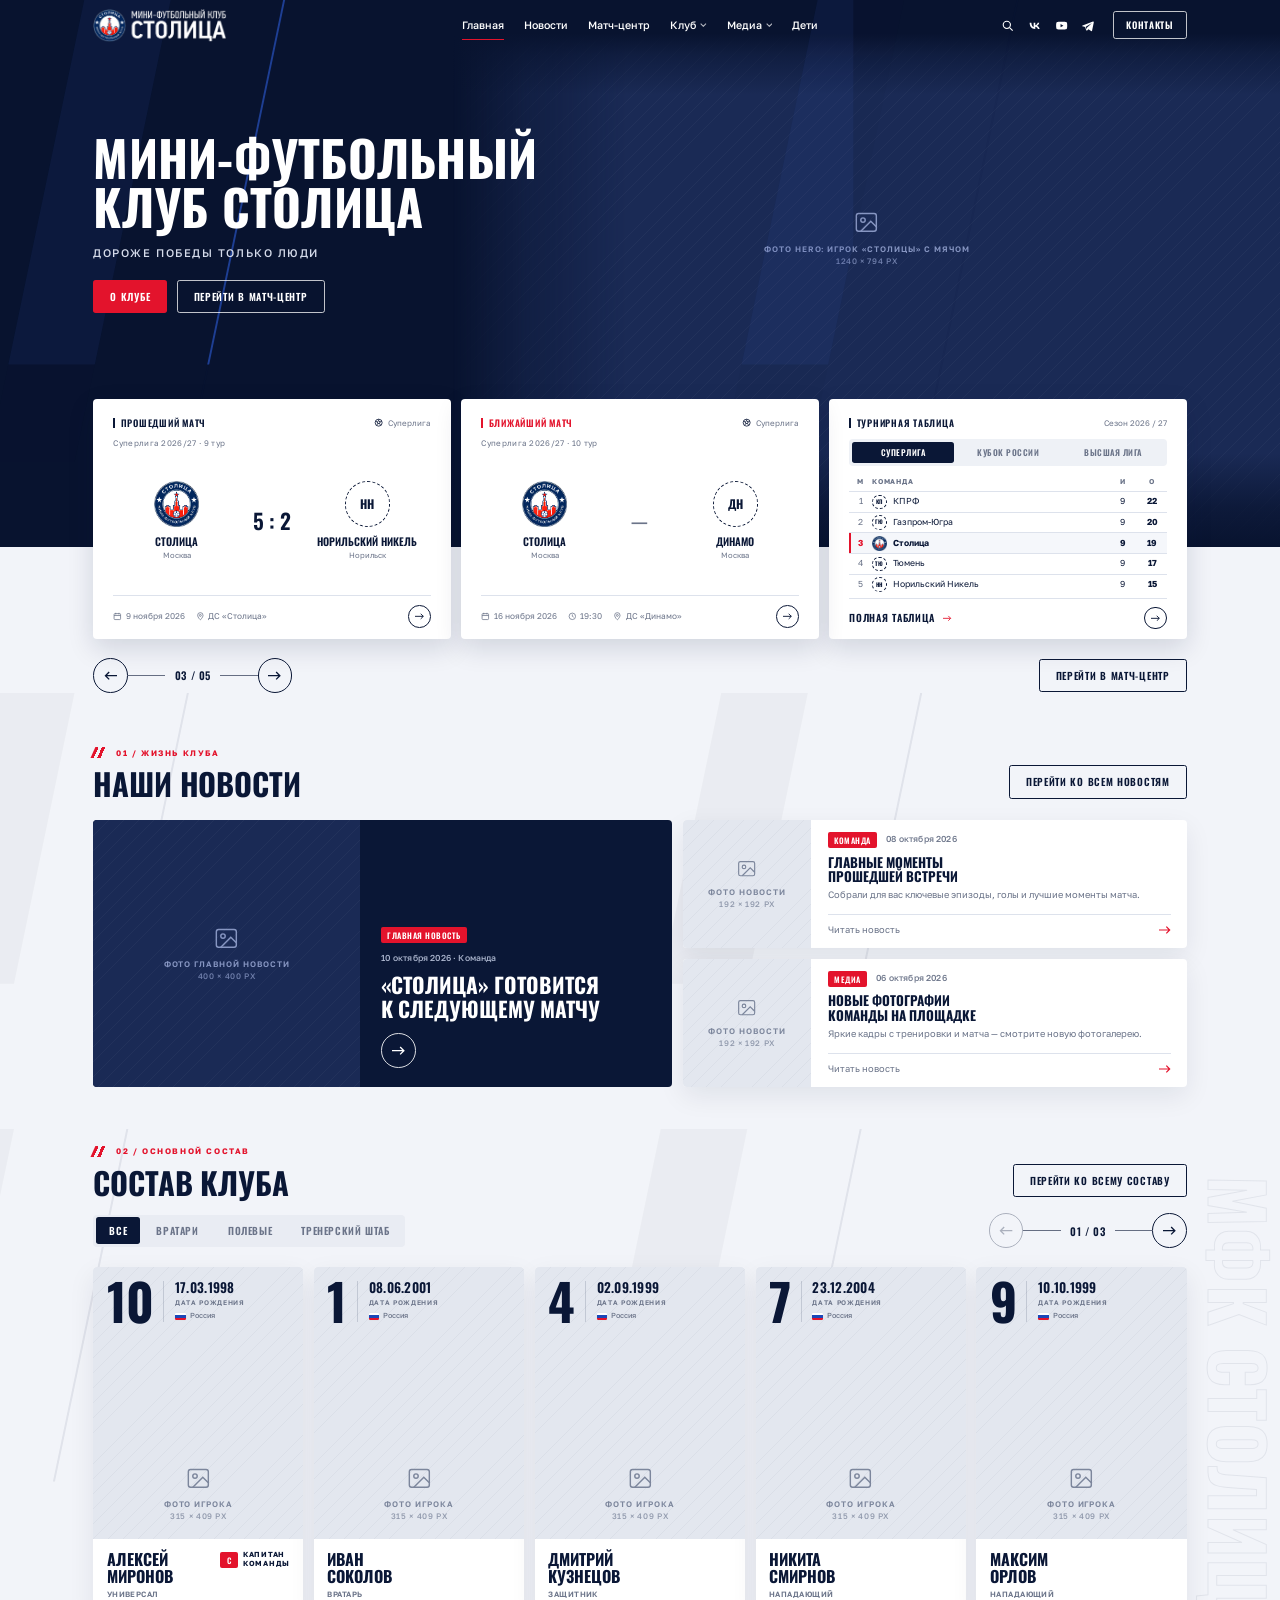
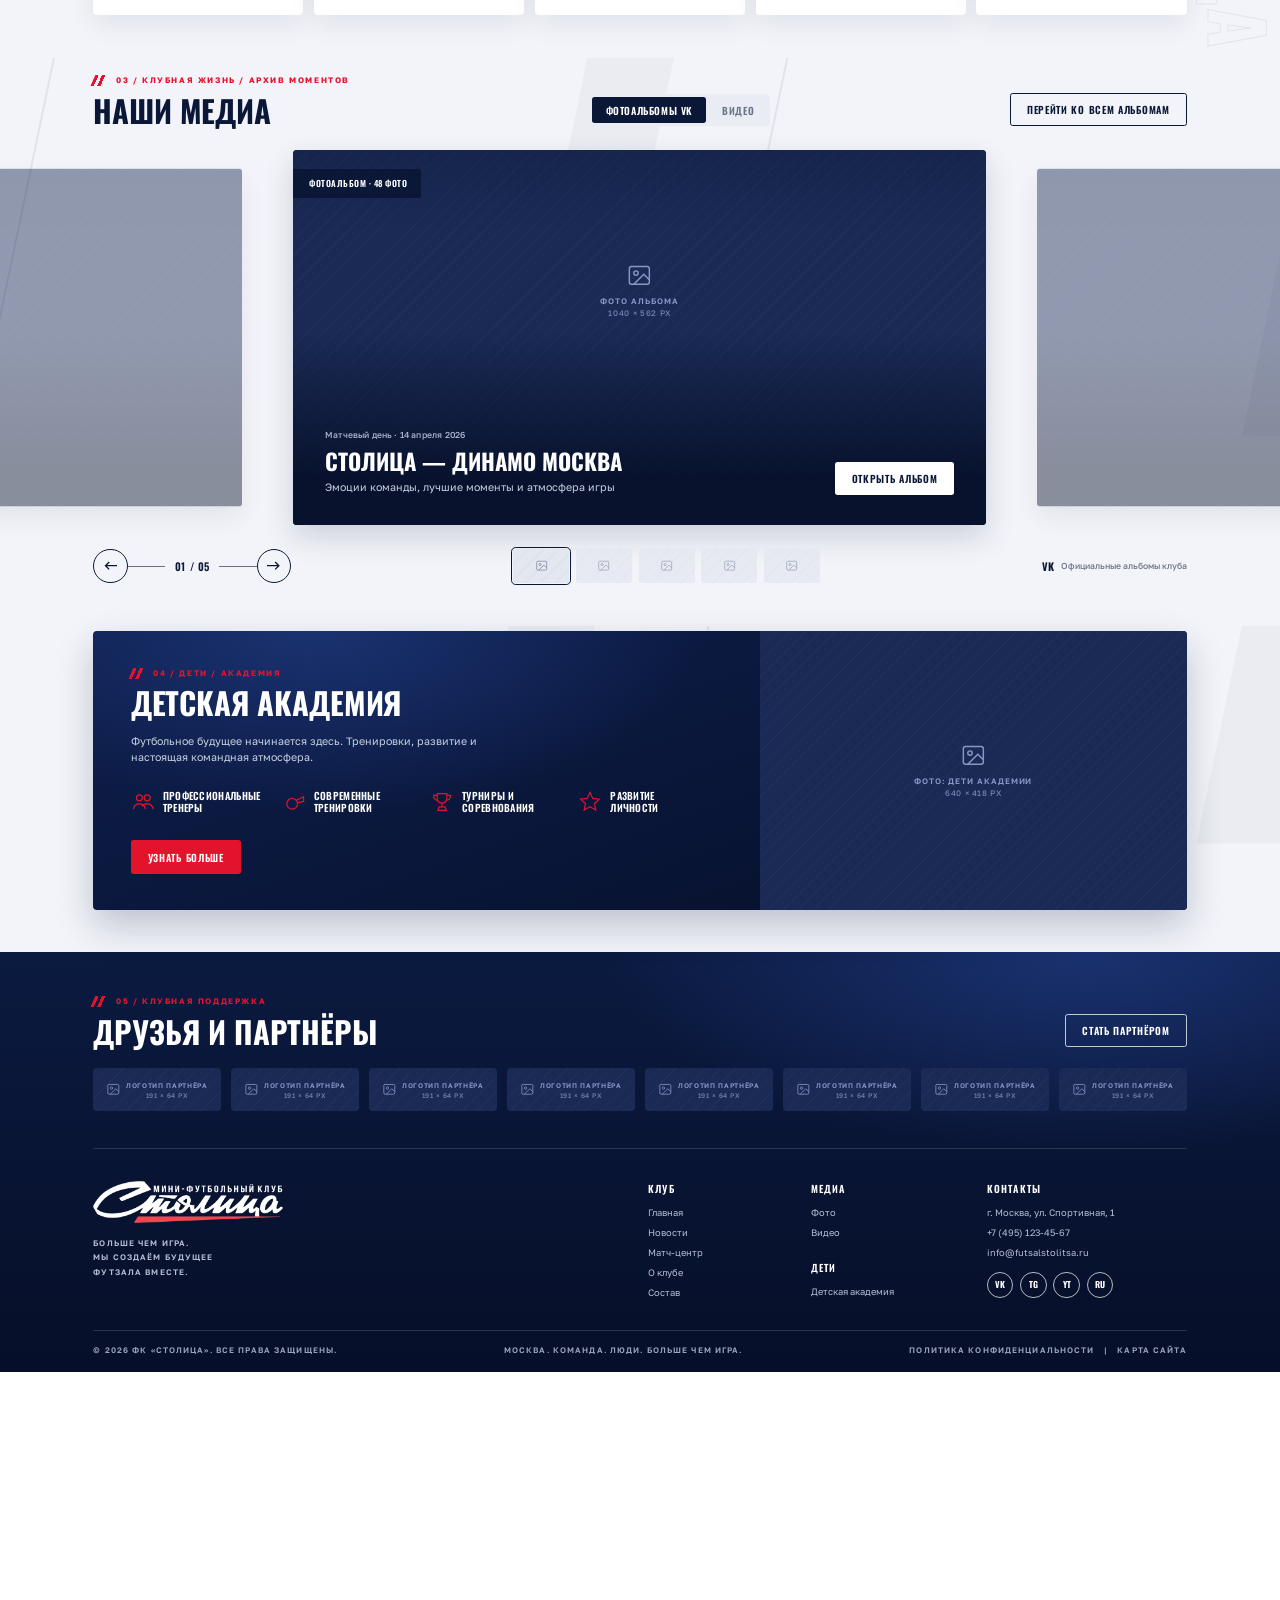
<file: page-1/index.html>
<!doctype html><html lang="ru" class="wide rsp" data-deco-t="0.20824" data-deco-x0="566.2"><head><meta charset="utf-8"><meta name="viewport" content="width=device-width,initial-scale=1">
<title>МФК «Столица» — страница 1 (wide)</title><link rel="stylesheet" href="../assets/css/style.css"><link rel="stylesheet" href="../assets/css/pages.css"><link rel="stylesheet" href="../assets/css/responsive.css"><link rel="stylesheet" href="../assets/css/square.css">
<script>(function(){var d=document.documentElement;function f(){var w=window.innerWidth,m=w<1280,z=Math.min(1,w/1920);d.classList.toggle('mob',m);d.style.zoom=(!m&&z<1)?z:'';d.style.setProperty('--bleed',m?'0px':Math.max(0,(d.clientWidth-1920)/2)+'px')}f();addEventListener('resize',f)})()</script></head><body><header class="hdr dk"><div class="logo"><img src="../assets/img/logo_hdr_w.png" style="height:50px;width:auto" alt="МФК Столица"></div>
<nav class="nav"><a class="on" href="index.html">Главная</a><a class="" href="../news/index.html">Новости</a><a class="" href="../match-center/index.html">Матч-центр</a><span class="dd"><a href="../club/index.html" aria-haspopup="true">Клуб<svg class="chev" viewBox="0 0 10 6" fill="none" stroke="currentColor" stroke-width="1.6"><path d="M1 1l4 4 4-4"/></svg></a><div class="ddm"><a href="../club/index.html" tabindex="0">О клубе</a><a href="../squad/index.html" tabindex="0">Состав</a></div></span><span class="dd"><a href="../media/index.html" aria-haspopup="true">Медиа<svg class="chev" viewBox="0 0 10 6" fill="none" stroke="currentColor" stroke-width="1.6"><path d="M1 1l4 4 4-4"/></svg></a><div class="ddm"><a href="../media/index.html#photo" tabindex="0">Фото</a><a href="../media/index.html#video" tabindex="0">Видео</a></div></span><a class="" href="../kids/index.html">Дети</a><a class="btn btn-red mob-only" href="#contacts">Контакты</a></nav><div class="hright"><div class="hicons"><a href="#search" aria-label="Поиск"><svg viewBox="0 0 24 24" fill="none" stroke="currentColor" stroke-width="2"><circle cx="10.5" cy="10.5" r="6.5"/><path d="M15.5 15.5L21 21"/></svg></a><a href="https://vk.com" aria-label="ВКонтакте" target="_blank" rel="noopener noreferrer"><svg viewBox="0 0 24 24" fill="currentColor"><path d="M12.8 18C6.6 18 3.1 13.8 3 6.8h3.1c.1 5.1 2.4 7.3 4.1 7.7V6.8h2.9v4.4c1.8-.2 3.6-2.2 4.3-4.4h2.9c-.5 2.7-2.5 4.7-3.9 5.5 1.4.7 3.7 2.4 4.6 5.7h-3.2c-.7-2.2-2.4-3.8-4.7-4V18h-.3z"/></svg></a><a href="https://www.youtube.com" aria-label="YouTube" target="_blank" rel="noopener noreferrer"><svg viewBox="0 0 24 24" fill="currentColor"><path d="M21.6 7.2a2.5 2.5 0 00-1.8-1.8C18.2 5 12 5 12 5s-6.2 0-7.8.4A2.5 2.5 0 002.4 7.2 26 26 0 002 12a26 26 0 00.4 4.8 2.5 2.5 0 001.8 1.8C5.8 19 12 19 12 19s6.2 0 7.8-.4a2.5 2.5 0 001.8-1.8A26 26 0 0022 12a26 26 0 00-.4-4.8zM10 15V9l5.2 3L10 15z"/></svg></a><a href="https://t.me" aria-label="Telegram" target="_blank" rel="noopener noreferrer"><svg viewBox="0 0 24 24" fill="currentColor"><path d="M21.5 4.3L2.9 11.5c-1.3.5-1.2 1.2-.2 1.5l4.8 1.5 1.8 5.6c.2.6.4.8.9.8.4 0 .6-.2.9-.4l2.3-2.2 4.8 3.5c.9.5 1.5.2 1.7-.8l3.1-14.7c.3-1.3-.5-1.8-1.5-1.5zM8.6 14.1l9.8-6.2c.5-.3.9-.1.5.2l-8.3 7.6-.3 3.4-1.7-5z"/></svg></a></div><a href="#contacts" class="btn btn-out w">Контакты</a></div><button class="burger" type="button" aria-label="Меню"><i></i><i></i><i></i></button></header>
<section class="hero1" style="height:1040px;background:var(--light);color:#fff">
<div data-dk style="position:absolute;left:0;right:0;top:0;height:820px;overflow:hidden;background:#08132F">
<div class="hphoto" style="position:absolute;right:0;top:50px;width:calc(1240px + var(--bleed,0px));height:794px;transform-origin:70% 40%"><div class="phd dk" style="width:100%;height:100%;padding-bottom:180px;-webkit-mask-image:linear-gradient(90deg,transparent 0,rgba(0,0,0,.55) 9%,#000 21%)"><svg viewBox="0 0 24 24" fill="none" stroke="currentColor" stroke-width="1.3"><rect x="3" y="4" width="18" height="16" rx="2"/><circle cx="9" cy="10" r="2"/><path d="M21 16l-5-5-9 9"/></svg><span class="phl" data-l="Фото hero: игрок «Столицы» с мячом">Фото hero: игрок «Столицы» с мячом</span></div></div>
<div style="position:absolute;inset:0;background:linear-gradient(180deg,#08132F 0,#08132F 50px,rgba(8,19,47,.55) 82px,rgba(8,19,47,0) 142px,rgba(8,19,47,0) 680px,rgba(8,19,47,.7) 760px,#08132F 820px)"></div>
</div>
<div class="wrap" style="position:absolute;top:200px;left:0;right:0">
<h1 class="h1 h1-hero hi" style="--d:200ms">Мини-футбольный<br>клуб Столица</h1>
<div class="sub hi" style="--d:400ms;margin-top:22px;color:#D5DBEA">Дороже победы только люди</div>
<div class="hi" style="--d:560ms;display:flex;gap:14px;margin-top:30px"><a href="../club/index.html" class="btn btn-red">О клубе</a><a href="../match-center/index.html" class="btn btn-out w">Перейти в матч-центр</a></div>
</div>
<div class="wrap" style="position:absolute;left:0;right:0;top:598px;z-index:4"><div data-mslider data-vis="2" data-start="2" style="--mcw:536.0px">
<div style="display:grid;grid-template-columns:1088.0px 1fr;gap:16px;align-items:start">
<div class="msv hcard" style="--d:900ms"><div class="mst"><div class="mcard big"><div class="t"><span class="k past">Прошедший матч</span><span class="tr"><svg viewBox="0 0 16 16" fill="none" stroke="currentColor" stroke-width="1.4"><circle cx="8" cy="8" r="6"/><path d="M8 5l2.4 1.7-.9 2.8H6.5l-.9-2.8zM8 5V2.2M10.4 6.7l2.8-.9M9.5 9.5l1.6 2.4M6.5 9.5l-1.6 2.4M5.6 6.7l-2.8-.9"/></svg>Суперлига</span></div>
<div class="lg">Суперлига 2026/27 · 7 тур</div>
<div class="mb"><div class="tv"><img src="../assets/img/crest.png" alt="Столица"><b>Столица</b><s>Москва</s></div><div class="sc">3 : 1</div><div class="tv"><span class="crest">ТЮ</span><b>Тюмень</b><s>Тюмень</s></div></div><div class="f"><span><svg viewBox="0 0 16 16" fill="none" stroke="currentColor" stroke-width="1.4"><rect x="2" y="3" width="12" height="11" rx="1.5"/><path d="M2 6.5h12M5 1.5v3M11 1.5v3"/></svg>26 октября 2026</span><span><svg viewBox="0 0 16 16" fill="none" stroke="currentColor" stroke-width="1.4"><path d="M8 14.5s5-4.6 5-8.3A5 5 0 003 6.2c0 3.7 5 8.3 5 8.3z"/><circle cx="8" cy="6.3" r="1.8"/></svg>ДС «Столица»</span><span class="circ "><svg viewBox="0 0 18 12"><path d="M0 6h16M11 1l5 5-5 5" stroke="currentColor" stroke-width="1.8" fill="none"/></svg></span></div></div><div class="mcard big"><div class="t"><span class="k past">Прошедший матч</span><span class="tr"><svg viewBox="0 0 16 16" fill="none" stroke="currentColor" stroke-width="1.4"><circle cx="8" cy="8" r="6"/><path d="M8 5l2.4 1.7-.9 2.8H6.5l-.9-2.8zM8 5V2.2M10.4 6.7l2.8-.9M9.5 9.5l1.6 2.4M6.5 9.5l-1.6 2.4M5.6 6.7l-2.8-.9"/></svg>Суперлига</span></div>
<div class="lg">Суперлига 2026/27 · 8 тур</div>
<div class="mb"><div class="tv"><img src="../assets/img/crest.png" alt="Столица"><b>Столица</b><s>Москва</s></div><div class="sc">2 : 2</div><div class="tv"><span class="crest">ГЮ</span><b>Газпром-Югра</b><s>Югорск</s></div></div><div class="f"><span><svg viewBox="0 0 16 16" fill="none" stroke="currentColor" stroke-width="1.4"><rect x="2" y="3" width="12" height="11" rx="1.5"/><path d="M2 6.5h12M5 1.5v3M11 1.5v3"/></svg>2 ноября 2026</span><span><svg viewBox="0 0 16 16" fill="none" stroke="currentColor" stroke-width="1.4"><path d="M8 14.5s5-4.6 5-8.3A5 5 0 003 6.2c0 3.7 5 8.3 5 8.3z"/><circle cx="8" cy="6.3" r="1.8"/></svg>Арена «Югра»</span><span class="circ "><svg viewBox="0 0 18 12"><path d="M0 6h16M11 1l5 5-5 5" stroke="currentColor" stroke-width="1.8" fill="none"/></svg></span></div></div><div class="mcard big"><div class="t"><span class="k past">Прошедший матч</span><span class="tr"><svg viewBox="0 0 16 16" fill="none" stroke="currentColor" stroke-width="1.4"><circle cx="8" cy="8" r="6"/><path d="M8 5l2.4 1.7-.9 2.8H6.5l-.9-2.8zM8 5V2.2M10.4 6.7l2.8-.9M9.5 9.5l1.6 2.4M6.5 9.5l-1.6 2.4M5.6 6.7l-2.8-.9"/></svg>Суперлига</span></div>
<div class="lg">Суперлига 2026/27 · 9 тур</div>
<div class="mb"><div class="tv"><img src="../assets/img/crest.png" alt="Столица"><b>Столица</b><s>Москва</s></div><div class="sc">5 : 2</div><div class="tv"><span class="crest">НН</span><b>Норильский Никель</b><s>Норильск</s></div></div><div class="f"><span><svg viewBox="0 0 16 16" fill="none" stroke="currentColor" stroke-width="1.4"><rect x="2" y="3" width="12" height="11" rx="1.5"/><path d="M2 6.5h12M5 1.5v3M11 1.5v3"/></svg>9 ноября 2026</span><span><svg viewBox="0 0 16 16" fill="none" stroke="currentColor" stroke-width="1.4"><path d="M8 14.5s5-4.6 5-8.3A5 5 0 003 6.2c0 3.7 5 8.3 5 8.3z"/><circle cx="8" cy="6.3" r="1.8"/></svg>ДС «Столица»</span><span class="circ "><svg viewBox="0 0 18 12"><path d="M0 6h16M11 1l5 5-5 5" stroke="currentColor" stroke-width="1.8" fill="none"/></svg></span></div></div><div class="mcard big"><div class="t"><span class="k ">Ближайший матч</span><span class="tr"><svg viewBox="0 0 16 16" fill="none" stroke="currentColor" stroke-width="1.4"><circle cx="8" cy="8" r="6"/><path d="M8 5l2.4 1.7-.9 2.8H6.5l-.9-2.8zM8 5V2.2M10.4 6.7l2.8-.9M9.5 9.5l1.6 2.4M6.5 9.5l-1.6 2.4M5.6 6.7l-2.8-.9"/></svg>Суперлига</span></div>
<div class="lg">Суперлига 2026/27 · 10 тур</div>
<div class="mb"><div class="tv"><img src="../assets/img/crest.png" alt="Столица"><b>Столица</b><s>Москва</s></div><div class="sc dash">—</div><div class="tv"><span class="crest">ДН</span><b>Динамо</b><s>Москва</s></div></div><div class="f"><span><svg viewBox="0 0 16 16" fill="none" stroke="currentColor" stroke-width="1.4"><rect x="2" y="3" width="12" height="11" rx="1.5"/><path d="M2 6.5h12M5 1.5v3M11 1.5v3"/></svg>16 ноября 2026</span><span><svg viewBox="0 0 16 16" fill="none" stroke="currentColor" stroke-width="1.4"><circle cx="8" cy="8" r="6"/><path d="M8 4.5V8l2.5 1.5"/></svg>19:30</span><span><svg viewBox="0 0 16 16" fill="none" stroke="currentColor" stroke-width="1.4"><path d="M8 14.5s5-4.6 5-8.3A5 5 0 003 6.2c0 3.7 5 8.3 5 8.3z"/><circle cx="8" cy="6.3" r="1.8"/></svg>ДС «Динамо»</span><span class="circ "><svg viewBox="0 0 18 12"><path d="M0 6h16M11 1l5 5-5 5" stroke="currentColor" stroke-width="1.8" fill="none"/></svg></span></div></div><div class="mcard big"><div class="t"><span class="k ">Следующий матч</span><span class="tr"><svg viewBox="0 0 16 16" fill="none" stroke="currentColor" stroke-width="1.4"><path d="M5 2h6v4a3 3 0 01-6 0V2zM5 3.5H2.5c0 2 1.2 3.2 2.8 3.3M11 3.5h2.5c0 2-1.2 3.2-2.8 3.3M8 9v3M5.5 14h5l-.6-2H6.1z"/></svg>Кубок России</span></div>
<div class="lg">Кубок России · 1/8 финала</div>
<div class="mb"><div class="tv"><img src="../assets/img/crest.png" alt="Столица"><b>Столица</b><s>Москва</s></div><div class="sc dash">—</div><div class="tv"><span class="crest">СА</span><b>Старт Алюмика</b><s>Екатеринбург</s></div></div><div class="f"><span><svg viewBox="0 0 16 16" fill="none" stroke="currentColor" stroke-width="1.4"><rect x="2" y="3" width="12" height="11" rx="1.5"/><path d="M2 6.5h12M5 1.5v3M11 1.5v3"/></svg>23 ноября 2026</span><span><svg viewBox="0 0 16 16" fill="none" stroke="currentColor" stroke-width="1.4"><circle cx="8" cy="8" r="6"/><path d="M8 4.5V8l2.5 1.5"/></svg>17:00</span><span><svg viewBox="0 0 16 16" fill="none" stroke="currentColor" stroke-width="1.4"><path d="M8 14.5s5-4.6 5-8.3A5 5 0 003 6.2c0 3.7 5 8.3 5 8.3z"/><circle cx="8" cy="6.3" r="1.8"/></svg>ДС «Столица»</span><span class="circ "><svg viewBox="0 0 18 12"><path d="M0 6h16M11 1l5 5-5 5" stroke="currentColor" stroke-width="1.8" fill="none"/></svg></span></div></div><div class="mcard big"><div class="t"><span class="k ">Следующий матч</span><span class="tr"><svg viewBox="0 0 16 16" fill="none" stroke="currentColor" stroke-width="1.4"><circle cx="8" cy="8" r="6"/><path d="M8 5l2.4 1.7-.9 2.8H6.5l-.9-2.8zM8 5V2.2M10.4 6.7l2.8-.9M9.5 9.5l1.6 2.4M6.5 9.5l-1.6 2.4M5.6 6.7l-2.8-.9"/></svg>Суперлига</span></div>
<div class="lg">Суперлига 2026/27 · 11 тур</div>
<div class="mb"><div class="tv"><img src="../assets/img/crest.png" alt="Столица"><b>Столица</b><s>Москва</s></div><div class="sc dash">—</div><div class="tv"><span class="crest">КП</span><b>КПРФ</b><s>Москва</s></div></div><div class="f"><span><svg viewBox="0 0 16 16" fill="none" stroke="currentColor" stroke-width="1.4"><rect x="2" y="3" width="12" height="11" rx="1.5"/><path d="M2 6.5h12M5 1.5v3M11 1.5v3"/></svg>30 ноября 2026</span><span><svg viewBox="0 0 16 16" fill="none" stroke="currentColor" stroke-width="1.4"><circle cx="8" cy="8" r="6"/><path d="M8 4.5V8l2.5 1.5"/></svg>18:00</span><span><svg viewBox="0 0 16 16" fill="none" stroke="currentColor" stroke-width="1.4"><path d="M8 14.5s5-4.6 5-8.3A5 5 0 003 6.2c0 3.7 5 8.3 5 8.3z"/><circle cx="8" cy="6.3" r="1.8"/></svg>ДС «Столица»</span><span class="circ "><svg viewBox="0 0 18 12"><path d="M0 6h16M11 1l5 5-5 5" stroke="currentColor" stroke-width="1.8" fill="none"/></svg></span></div></div></div></div>
<div class="hcard" style="--d:1060ms;display:flex"><div class="mcard big tcard" data-tbl><div class="t"><span class="k past">Турнирная таблица</span><span class="tr">Сезон 2026 / 27</span></div>
<div class="ttabs"><span class="on" data-k="0">Суперлига</span><span class="" data-k="1">Кубок России</span><span class="" data-k="2">Высшая лига</span></div>
<table class="mt"><thead><tr><th>М</th><th>Команда</th><th>И</th><th>О</th></tr></thead><tbody data-b="0" ><tr class=""><td>1</td><td><div class="tn"><span class="crest">КП</span><span>КПРФ</span></div></td><td>9</td><td>22</td></tr><tr class=""><td>2</td><td><div class="tn"><span class="crest">ГЮ</span><span>Газпром-Югра</span></div></td><td>9</td><td>20</td></tr><tr class="me"><td>3</td><td><div class="tn"><img src="../assets/img/crest.png" alt="Столица"><span>Столица</span></div></td><td>9</td><td>19</td></tr><tr class=""><td>4</td><td><div class="tn"><span class="crest">ТЮ</span><span>Тюмень</span></div></td><td>9</td><td>17</td></tr><tr class=""><td>5</td><td><div class="tn"><span class="crest">НН</span><span>Норильский Никель</span></div></td><td>9</td><td>15</td></tr></tbody><tbody data-b="1" hidden><tr class="me"><td>1</td><td><div class="tn"><img src="../assets/img/crest.png" alt="Столица"><span>Столица</span></div></td><td>4</td><td>10</td></tr><tr class=""><td>2</td><td><div class="tn"><span class="crest">СА</span><span>Старт Алюмика</span></div></td><td>4</td><td>9</td></tr><tr class=""><td>3</td><td><div class="tn"><span class="crest">СН</span><span>Синара</span></div></td><td>4</td><td>6</td></tr><tr class=""><td>4</td><td><div class="tn"><span class="crest">ДН</span><span>Динамо</span></div></td><td>4</td><td>4</td></tr><tr class=""><td>5</td><td><div class="tn"><span class="crest">АВ</span><span>Авангард</span></div></td><td>4</td><td>1</td></tr></tbody><tbody data-b="2" hidden><tr class=""><td>1</td><td><div class="tn"><span class="crest">ЛК</span><span>Лидер-Казань</span></div></td><td>8</td><td>21</td></tr><tr class="me"><td>2</td><td><div class="tn"><img src="../assets/img/crest.png" alt="Столица-М"><span>Столица-М</span></div></td><td>8</td><td>19</td></tr><tr class=""><td>3</td><td><div class="tn"><span class="crest">ПР</span><span>Прогресс</span></div></td><td>8</td><td>15</td></tr><tr class=""><td>4</td><td><div class="tn"><span class="crest">СТ</span><span>Сибиряк</span></div></td><td>8</td><td>13</td></tr><tr class=""><td>5</td><td><div class="tn"><span class="crest">ЧР</span><span>Чертаново</span></div></td><td>8</td><td>9</td></tr></tbody></table>
<div class="f"><a class="link" href="../match-center/index.html" style="color:var(--navy)">Полная таблица <svg class="ar" viewBox="0 0 18 12"><path d="M0 6h16M11 1l5 5-5 5" stroke="currentColor" stroke-width="1.8" fill="none"/></svg></a><span class="circ "><svg viewBox="0 0 18 12"><path d="M0 6h16M11 1l5 5-5 5" stroke="currentColor" stroke-width="1.8" fill="none"/></svg></span></div></div></div></div>
<div class="msbar hcard" style="--d:1200ms"><div class="field"><span><span class="circ "><svg viewBox="0 0 18 12"><path d="M18 6H2M7 1L2 6l5 5" stroke="currentColor" stroke-width="1.8" fill="none"/></svg></span></span><i></i><span class="n">03 / 05</span><i></i><span><span class="circ "><svg viewBox="0 0 18 12"><path d="M0 6h16M11 1l5 5-5 5" stroke="currentColor" stroke-width="1.8" fill="none"/></svg></span></span></div><a href="../match-center/index.html" class="btn btn-out">Перейти в матч-центр</a></div></div></div>
</section>

<section class="sec" style="background:var(--light);padding-top:80px"><div class="panes"></div><div class="wrap">
<div data-r><div class="sec-head"><div><div class="eyebrow">01 / Жизнь клуба</div><h2 class="h2">Наши новости</h2></div><a href="../news/index.html" class="btn btn-out">Перейти ко всем новостям</a></div></div>
<div class="news" style="grid-template-columns:880px 1fr" data-stagger>
<div class="nbig" style="background:#0A1736"><div class="phd dk" style="position:absolute;left:0;top:0;width:100%;height:340px;-webkit-mask-image:linear-gradient(180deg,#000 70%,transparent 100%)"><svg viewBox="0 0 24 24" fill="none" stroke="currentColor" stroke-width="1.3"><rect x="3" y="4" width="18" height="16" rx="2"/><circle cx="9" cy="10" r="2"/><path d="M21 16l-5-5-9 9"/></svg><span class="phl" data-l="Фото главной новости">Фото главной новости</span></div><div class="in"><span class="chip">Главная новость</span>
<div class="meta">10 октября 2026 · Команда</div><div class="h3">«Столица» готовится<br>к следующему матчу</div><span class="circ w"><svg viewBox="0 0 18 12"><path d="M0 6h16M11 1l5 5-5 5" stroke="currentColor" stroke-width="1.8" fill="none"/></svg></span></div></div>
<div style="display:grid;gap:16px" data-stagger>
<div class="nsm" style="grid-template-columns:330px 1fr"><div class="phd " style="width:100%;height:100%"><svg viewBox="0 0 24 24" fill="none" stroke="currentColor" stroke-width="1.3"><rect x="3" y="4" width="18" height="16" rx="2"/><circle cx="9" cy="10" r="2"/><path d="M21 16l-5-5-9 9"/></svg><span class="phl" data-l="Фото новости">Фото новости</span></div><div class="in"><div class="top"><span class="chip">Команда</span><span class="date">08 октября 2026</span></div>
<div class="h3">Главные моменты<br>прошедшей встречи</div><div class="p">Собрали для вас ключевые эпизоды, голы и лучшие моменты матча.</div><div class="more">Читать новость <svg class="ar" viewBox="0 0 18 12"><path d="M0 6h16M11 1l5 5-5 5" stroke="currentColor" stroke-width="1.8" fill="none"/></svg></div></div></div>
<div class="nsm" style="grid-template-columns:330px 1fr"><div class="phd " style="width:100%;height:100%"><svg viewBox="0 0 24 24" fill="none" stroke="currentColor" stroke-width="1.3"><rect x="3" y="4" width="18" height="16" rx="2"/><circle cx="9" cy="10" r="2"/><path d="M21 16l-5-5-9 9"/></svg><span class="phl" data-l="Фото новости">Фото новости</span></div><div class="in"><div class="top"><span class="chip">Медиа</span><span class="date">06 октября 2026</span></div>
<div class="h3">Новые фотографии<br>команды на площадке</div><div class="p">Яркие кадры с тренировки и матча — смотрите новую фотогалерею.</div><div class="more">Читать новость <svg class="ar" viewBox="0 0 18 12"><path d="M0 6h16M11 1l5 5-5 5" stroke="currentColor" stroke-width="1.8" fill="none"/></svg></div></div></div>
</div></div></div></section>

<section class="sec" style="background:var(--light);padding-top:24px" id="squad" data-squad data-vis="5"><div class="ghost v" style="left:calc(50% + 944px);top:70px;font-size:108px">МФК Столица</div><div class="wrap" style="--cardw:315.2px">
<div class="sec-head" style="margin-bottom:24px" data-r><div><div class="eyebrow">02 / Основной состав</div><h2 class="h2">Состав клуба</h2></div><a href="../squad/index.html" class="btn btn-out">Перейти ко всему составу</a></div>
<div class="sqbar" data-r><div class="tabs"><span class="on" data-f="all">Все</span><span data-f="gk">Вратари</span><span data-f="fp">Полевые</span><span data-f="coach">Тренерский штаб</span></div>
<div class="field"><span><span class="circ "><svg viewBox="0 0 18 12"><path d="M18 6H2M7 1L2 6l5 5" stroke="currentColor" stroke-width="1.8" fill="none"/></svg></span></span><i></i><span class="n">01 / 03</span><i></i><span><span class="circ "><svg viewBox="0 0 18 12"><path d="M0 6h16M11 1l5 5-5 5" stroke="currentColor" stroke-width="1.8" fill="none"/></svg></span></span></div></div>
<div class="sqv" data-r><div class="sqt"><div class="pc" data-role="fp"><div class="ph" style="height:409px"><div class="phd bot" style="position:absolute;inset:0"><svg viewBox="0 0 24 24" fill="none" stroke="currentColor" stroke-width="1.3"><rect x="3" y="4" width="18" height="16" rx="2"/><circle cx="9" cy="10" r="2"/><path d="M21 16l-5-5-9 9"/></svg><span class="phl" data-l="Фото игрока">Фото игрока</span></div>
<div class="pnum" style="left:20px;top:22px"><div class="num">10</div><div class="bd"><b>17.03.1998</b><span class="cap">Дата рождения</span><span class="fl"><i class="flag"></i>Россия</span></div></div>
</div>
<div style="padding:18px 20px 22px;display:flex;justify-content:space-between;align-items:flex-start"><div><div class="nm">Алексей<br>Миронов</div><div class="role" style="margin-top:10px">Универсал</div></div><div style="display:flex;gap:8px;align-items:center"><span class="chip" style="width:26px;justify-content:center;padding:0">C</span><span style="font-size:11px;font-weight:700;letter-spacing:.1em;text-transform:uppercase;line-height:1.2">Капитан<br>команды</span></div></div></div><div class="pc" data-role="gk"><div class="ph" style="height:409px"><div class="phd bot" style="position:absolute;inset:0"><svg viewBox="0 0 24 24" fill="none" stroke="currentColor" stroke-width="1.3"><rect x="3" y="4" width="18" height="16" rx="2"/><circle cx="9" cy="10" r="2"/><path d="M21 16l-5-5-9 9"/></svg><span class="phl" data-l="Фото игрока">Фото игрока</span></div>
<div class="pnum" style="left:20px;top:22px"><div class="num">1</div><div class="bd"><b>08.06.2001</b><span class="cap">Дата рождения</span><span class="fl"><i class="flag"></i>Россия</span></div></div>
</div>
<div style="padding:18px 20px 22px;display:flex;justify-content:space-between;align-items:flex-start"><div><div class="nm">Иван<br>Соколов</div><div class="role" style="margin-top:10px">Вратарь</div></div></div></div><div class="pc" data-role="fp"><div class="ph" style="height:409px"><div class="phd bot" style="position:absolute;inset:0"><svg viewBox="0 0 24 24" fill="none" stroke="currentColor" stroke-width="1.3"><rect x="3" y="4" width="18" height="16" rx="2"/><circle cx="9" cy="10" r="2"/><path d="M21 16l-5-5-9 9"/></svg><span class="phl" data-l="Фото игрока">Фото игрока</span></div>
<div class="pnum" style="left:20px;top:22px"><div class="num">4</div><div class="bd"><b>02.09.1999</b><span class="cap">Дата рождения</span><span class="fl"><i class="flag"></i>Россия</span></div></div>
</div>
<div style="padding:18px 20px 22px;display:flex;justify-content:space-between;align-items:flex-start"><div><div class="nm">Дмитрий<br>Кузнецов</div><div class="role" style="margin-top:10px">Защитник</div></div></div></div><div class="pc" data-role="fp"><div class="ph" style="height:409px"><div class="phd bot" style="position:absolute;inset:0"><svg viewBox="0 0 24 24" fill="none" stroke="currentColor" stroke-width="1.3"><rect x="3" y="4" width="18" height="16" rx="2"/><circle cx="9" cy="10" r="2"/><path d="M21 16l-5-5-9 9"/></svg><span class="phl" data-l="Фото игрока">Фото игрока</span></div>
<div class="pnum" style="left:20px;top:22px"><div class="num">7</div><div class="bd"><b>23.12.2004</b><span class="cap">Дата рождения</span><span class="fl"><i class="flag"></i>Россия</span></div></div>
</div>
<div style="padding:18px 20px 22px;display:flex;justify-content:space-between;align-items:flex-start"><div><div class="nm">Никита<br>Смирнов</div><div class="role" style="margin-top:10px">Нападающий</div></div></div></div><div class="pc" data-role="fp"><div class="ph" style="height:409px"><div class="phd bot" style="position:absolute;inset:0"><svg viewBox="0 0 24 24" fill="none" stroke="currentColor" stroke-width="1.3"><rect x="3" y="4" width="18" height="16" rx="2"/><circle cx="9" cy="10" r="2"/><path d="M21 16l-5-5-9 9"/></svg><span class="phl" data-l="Фото игрока">Фото игрока</span></div>
<div class="pnum" style="left:20px;top:22px"><div class="num">9</div><div class="bd"><b>10.10.1999</b><span class="cap">Дата рождения</span><span class="fl"><i class="flag"></i>Россия</span></div></div>
</div>
<div style="padding:18px 20px 22px;display:flex;justify-content:space-between;align-items:flex-start"><div><div class="nm">Максим<br>Орлов</div><div class="role" style="margin-top:10px">Нападающий</div></div></div></div><div class="pc" data-role="gk"><div class="ph" style="height:409px"><div class="phd bot" style="position:absolute;inset:0"><svg viewBox="0 0 24 24" fill="none" stroke="currentColor" stroke-width="1.3"><rect x="3" y="4" width="18" height="16" rx="2"/><circle cx="9" cy="10" r="2"/><path d="M21 16l-5-5-9 9"/></svg><span class="phl" data-l="Фото игрока">Фото игрока</span></div>
<div class="pnum" style="left:20px;top:22px"><div class="num">33</div><div class="bd"><b>16.10.2001</b><span class="cap">Дата рождения</span><span class="fl"><i class="flag"></i>Россия</span></div></div>
</div>
<div style="padding:18px 20px 22px;display:flex;justify-content:space-between;align-items:flex-start"><div><div class="nm">Артём<br>Белов</div><div class="role" style="margin-top:10px">Вратарь</div></div></div></div><div class="pc" data-role="fp"><div class="ph" style="height:409px"><div class="phd bot" style="position:absolute;inset:0"><svg viewBox="0 0 24 24" fill="none" stroke="currentColor" stroke-width="1.3"><rect x="3" y="4" width="18" height="16" rx="2"/><circle cx="9" cy="10" r="2"/><path d="M21 16l-5-5-9 9"/></svg><span class="phl" data-l="Фото игрока">Фото игрока</span></div>
<div class="pnum" style="left:20px;top:22px"><div class="num">5</div><div class="bd"><b>09.02.2003</b><span class="cap">Дата рождения</span><span class="fl"><i class="flag"></i>Россия</span></div></div>
</div>
<div style="padding:18px 20px 22px;display:flex;justify-content:space-between;align-items:flex-start"><div><div class="nm">Егор<br>Волков</div><div class="role" style="margin-top:10px">Защитник</div></div></div></div></div><div class="sq-empty"><div class="h4">Тренерский штаб</div><div class="p" style="font-size:14px">Раздел скоро будет заполнен</div></div></div></div></section>

<section class="sec mlight" style="background:var(--light);padding-top:24px" data-media><div class="wrap">
<div class="sec-head" style="margin-bottom:36px" data-r><div><div class="eyebrow">03 / Клубная жизнь / архив моментов</div><h2 class="h2">Наши медиа</h2></div>
<div class="tabs"><span class="on">Фотоальбомы VK</span><span>Видео</span></div><a href="../media/index.html#photo" class="btn btn-out">Перейти ко всем альбомам</a></div></div>
<div class="mrow" style="--sw:1040px;--sh:562px" data-r><div class="slide"><div class="phd dk top" style="position:absolute;inset:0"><svg viewBox="0 0 24 24" fill="none" stroke="currentColor" stroke-width="1.3"><rect x="3" y="4" width="18" height="16" rx="2"/><circle cx="9" cy="10" r="2"/><path d="M21 16l-5-5-9 9"/></svg><span class="phl" data-l="Фото альбома">Фото альбома</span></div><span class="chip">Фотоальбом · 48 фото</span>
<div class="in"><div><div class="dt">Матчевый день · 14 апреля 2026</div><div class="h3" style="font-size:34px;margin:10px 0 8px">Столица — Динамо Москва</div><div class="p" style="color:#C9D0E2">Эмоции команды, лучшие моменты и атмосфера игры</div></div>
<span class="btn" style="background:#fff;color:var(--navy)">Открыть альбом</span></div></div><div class="slide"><div class="phd dk top" style="position:absolute;inset:0"><svg viewBox="0 0 24 24" fill="none" stroke="currentColor" stroke-width="1.3"><rect x="3" y="4" width="18" height="16" rx="2"/><circle cx="9" cy="10" r="2"/><path d="M21 16l-5-5-9 9"/></svg><span class="phl" data-l="Фото альбома">Фото альбома</span></div><span class="chip">Фотоальбом · 36 фото</span>
<div class="in"><div><div class="dt">Матчевый день · 6 апреля 2026</div><div class="h3" style="font-size:34px;margin:10px 0 8px">Победа над «Газпром-Югрой»</div><div class="p" style="color:#C9D0E2">Камбэк во втором тайме и празднование с трибунами</div></div>
<span class="btn" style="background:#fff;color:var(--navy)">Открыть альбом</span></div></div><div class="slide"><div class="phd dk top" style="position:absolute;inset:0"><svg viewBox="0 0 24 24" fill="none" stroke="currentColor" stroke-width="1.3"><rect x="3" y="4" width="18" height="16" rx="2"/><circle cx="9" cy="10" r="2"/><path d="M21 16l-5-5-9 9"/></svg><span class="phl" data-l="Фото альбома">Фото альбома</span></div><span class="chip">Фотоальбом · 24 фото</span>
<div class="in"><div><div class="dt">Тренировка · 2 апреля 2026</div><div class="h3" style="font-size:34px;margin:10px 0 8px">Работа вратарей</div><div class="p" style="color:#C9D0E2">Отработка реакции и игры на выходах</div></div>
<span class="btn" style="background:#fff;color:var(--navy)">Открыть альбом</span></div></div><div class="slide"><div class="phd dk top" style="position:absolute;inset:0"><svg viewBox="0 0 24 24" fill="none" stroke="currentColor" stroke-width="1.3"><rect x="3" y="4" width="18" height="16" rx="2"/><circle cx="9" cy="10" r="2"/><path d="M21 16l-5-5-9 9"/></svg><span class="phl" data-l="Фото альбома">Фото альбома</span></div><span class="chip">Фотоальбом · 52 фото</span>
<div class="in"><div><div class="dt">Клуб · 28 марта 2026</div><div class="h3" style="font-size:34px;margin:10px 0 8px">Сбор перед плей-офф</div><div class="p" style="color:#C9D0E2">Установка тренерского штаба и командный настрой</div></div>
<span class="btn" style="background:#fff;color:var(--navy)">Открыть альбом</span></div></div><div class="slide"><div class="phd dk top" style="position:absolute;inset:0"><svg viewBox="0 0 24 24" fill="none" stroke="currentColor" stroke-width="1.3"><rect x="3" y="4" width="18" height="16" rx="2"/><circle cx="9" cy="10" r="2"/><path d="M21 16l-5-5-9 9"/></svg><span class="phl" data-l="Фото альбома">Фото альбома</span></div><span class="chip">Фотоальбом · 40 фото</span>
<div class="in"><div><div class="dt">Матчевый день · 21 марта 2026</div><div class="h3" style="font-size:34px;margin:10px 0 8px">Столица — Тюмень</div><div class="p" style="color:#C9D0E2">Борьба в каждом эпизоде до финального свистка</div></div>
<span class="btn" style="background:#fff;color:var(--navy)">Открыть альбом</span></div></div></div>
<div class="wrap" data-r><div class="mctl2"><div class="field"><span data-prev><span class="circ "><svg viewBox="0 0 18 12"><path d="M18 6H2M7 1L2 6l5 5" stroke="currentColor" stroke-width="1.8" fill="none"/></svg></span></span><i></i><span class="n">01 / 05</span><i></i><span data-next><span class="circ "><svg viewBox="0 0 18 12"><path d="M0 6h16M11 1l5 5-5 5" stroke="currentColor" stroke-width="1.8" fill="none"/></svg></span></span></div><div class="thumbs"><div class="phd th on" style=""><svg viewBox="0 0 24 24" fill="none" stroke="currentColor" stroke-width="1.3"><rect x="3" y="4" width="18" height="16" rx="2"/><circle cx="9" cy="10" r="2"/><path d="M21 16l-5-5-9 9"/></svg></div><div class="phd th" style=""><svg viewBox="0 0 24 24" fill="none" stroke="currentColor" stroke-width="1.3"><rect x="3" y="4" width="18" height="16" rx="2"/><circle cx="9" cy="10" r="2"/><path d="M21 16l-5-5-9 9"/></svg></div><div class="phd th" style=""><svg viewBox="0 0 24 24" fill="none" stroke="currentColor" stroke-width="1.3"><rect x="3" y="4" width="18" height="16" rx="2"/><circle cx="9" cy="10" r="2"/><path d="M21 16l-5-5-9 9"/></svg></div><div class="phd th" style=""><svg viewBox="0 0 24 24" fill="none" stroke="currentColor" stroke-width="1.3"><rect x="3" y="4" width="18" height="16" rx="2"/><circle cx="9" cy="10" r="2"/><path d="M21 16l-5-5-9 9"/></svg></div><div class="phd th" style=""><svg viewBox="0 0 24 24" fill="none" stroke="currentColor" stroke-width="1.3"><rect x="3" y="4" width="18" height="16" rx="2"/><circle cx="9" cy="10" r="2"/><path d="M21 16l-5-5-9 9"/></svg></div></div>
<span class="vkcap"><b>VK</b>Официальные альбомы клуба</span></div></div></section>

<section class="sec" style="background:var(--light);padding-top:8px"><div class="wrap">
<div class="abanner dark" data-r><div class="ab-l"><div class="eyebrow">04 / Дети / академия</div><h2 class="h2">Детская академия</h2>
<p class="p">Футбольное будущее начинается здесь. Тренировки, развитие и настоящая командная атмосфера.</p><div class="advs"><div class="adv"><span class="ai"><svg viewBox="0 0 40 40" fill="none" stroke="currentColor" stroke-width="2"><circle cx="14" cy="13" r="5"/><circle cx="27" cy="13" r="5"/><path d="M4 32c1-6 5-9 10-9s9 3 10 9M18 27c1.5-2.5 4.5-4 9-4 5 0 9 3 10 9"/></svg></span><span class="at">Профессиональные тренеры</span></div><div class="adv"><span class="ai"><svg viewBox="0 0 40 40" fill="none" stroke="currentColor" stroke-width="2"><circle cx="17" cy="23" r="9"/><path d="M24 17l12-6v8l-10 2M17 23h.01"/></svg></span><span class="at">Современные тренировки</span></div><div class="adv"><span class="ai"><svg viewBox="0 0 40 40" fill="none" stroke="currentColor" stroke-width="2"><path d="M12 6h16v8a8 8 0 01-16 0V6zM12 9H6c0 5 3 8 7 8M28 9h6c0 5-3 8-7 8M20 22v6M13 34h14l-2-6H15z"/></svg></span><span class="at">Турниры и соревнования</span></div><div class="adv"><span class="ai"><svg viewBox="0 0 40 40" fill="none" stroke="currentColor" stroke-width="2"><path d="M20 4l4.7 10 10.8 1.2-8 7.4 2.2 10.7L20 27.8l-9.7 5.5 2.2-10.7-8-7.4L15.3 14z"/></svg></span><span class="at">Развитие личности</span></div></div><a href="../kids/index.html" class="btn btn-red">Узнать больше</a></div>
<div class="ab-r"><div class="phd dk" style="position:absolute;inset:0"><svg viewBox="0 0 24 24" fill="none" stroke="currentColor" stroke-width="1.3"><rect x="3" y="4" width="18" height="16" rx="2"/><circle cx="9" cy="10" r="2"/><path d="M21 16l-5-5-9 9"/></svg><span class="phl" data-l="Фото: дети академии">Фото: дети академии</span></div></div></div></div></section>
<section class="foot navybg" id="contacts">


<div class="wrap" style="padding-top:var(--sec)"><div class="sec-head" data-r><div><div class="eyebrow">05 / Клубная поддержка</div><h2 class="h2">Друзья и партнёры</h2></div><span class="btn btn-out w">Стать партнёром</span></div>
<div style="display:flex;gap:16px;margin:8px 0 56px" data-stagger><div class="phd dk lg" style="height:64px;flex:1"><svg viewBox="0 0 24 24" fill="none" stroke="currentColor" stroke-width="1.3"><rect x="3" y="4" width="18" height="16" rx="2"/><circle cx="9" cy="10" r="2"/><path d="M21 16l-5-5-9 9"/></svg><span class="phl" data-l="Логотип партнёра">Логотип партнёра</span></div><div class="phd dk lg" style="height:64px;flex:1"><svg viewBox="0 0 24 24" fill="none" stroke="currentColor" stroke-width="1.3"><rect x="3" y="4" width="18" height="16" rx="2"/><circle cx="9" cy="10" r="2"/><path d="M21 16l-5-5-9 9"/></svg><span class="phl" data-l="Логотип партнёра">Логотип партнёра</span></div><div class="phd dk lg" style="height:64px;flex:1"><svg viewBox="0 0 24 24" fill="none" stroke="currentColor" stroke-width="1.3"><rect x="3" y="4" width="18" height="16" rx="2"/><circle cx="9" cy="10" r="2"/><path d="M21 16l-5-5-9 9"/></svg><span class="phl" data-l="Логотип партнёра">Логотип партнёра</span></div><div class="phd dk lg" style="height:64px;flex:1"><svg viewBox="0 0 24 24" fill="none" stroke="currentColor" stroke-width="1.3"><rect x="3" y="4" width="18" height="16" rx="2"/><circle cx="9" cy="10" r="2"/><path d="M21 16l-5-5-9 9"/></svg><span class="phl" data-l="Логотип партнёра">Логотип партнёра</span></div><div class="phd dk lg" style="height:64px;flex:1"><svg viewBox="0 0 24 24" fill="none" stroke="currentColor" stroke-width="1.3"><rect x="3" y="4" width="18" height="16" rx="2"/><circle cx="9" cy="10" r="2"/><path d="M21 16l-5-5-9 9"/></svg><span class="phl" data-l="Логотип партнёра">Логотип партнёра</span></div><div class="phd dk lg" style="height:64px;flex:1"><svg viewBox="0 0 24 24" fill="none" stroke="currentColor" stroke-width="1.3"><rect x="3" y="4" width="18" height="16" rx="2"/><circle cx="9" cy="10" r="2"/><path d="M21 16l-5-5-9 9"/></svg><span class="phl" data-l="Логотип партнёра">Логотип партнёра</span></div><div class="phd dk lg" style="height:64px;flex:1"><svg viewBox="0 0 24 24" fill="none" stroke="currentColor" stroke-width="1.3"><rect x="3" y="4" width="18" height="16" rx="2"/><circle cx="9" cy="10" r="2"/><path d="M21 16l-5-5-9 9"/></svg><span class="phl" data-l="Логотип партнёра">Логотип партнёра</span></div><div class="phd dk lg" style="height:64px;flex:1"><svg viewBox="0 0 24 24" fill="none" stroke="currentColor" stroke-width="1.3"><rect x="3" y="4" width="18" height="16" rx="2"/><circle cx="9" cy="10" r="2"/><path d="M21 16l-5-5-9 9"/></svg><span class="phl" data-l="Логотип партнёра">Логотип партнёра</span></div></div></div>
<div class="wrap"><div class="fcols" data-stagger >
<div><img src="../assets/img/logo_ftr.png" style="height:62px;width:auto" alt="МФК Столица">
<p class="cap" style="color:#B5BDD3;margin-top:26px;line-height:1.8">Больше чем игра.<br>Мы создаём будущее<br>футзала вместе.</p></div>
<div><h5>Клуб</h5><ul><li><a href="index.html">Главная</a></li><li><a href="../news/index.html">Новости</a></li><li><a href="../match-center/index.html">Матч-центр</a></li><li><a href="../club/index.html">О клубе</a></li><li><a href="../squad/index.html">Состав</a></li></ul></div><div class="fstack"><div><h5>Медиа</h5><ul><li><a href="../media/index.html#photo">Фото</a></li><li><a href="../media/index.html#video">Видео</a></li></ul></div><div><h5>Дети</h5><ul><li><a href="../kids/index.html">Детская академия</a></li></ul></div></div>
<div><h5>Контакты</h5><ul><li>г. Москва, ул. Спортивная, 1</li><li>+7 (495) 123-45-67</li><li>info@futsalstolitsa.ru</li></ul><div class="soc"><a href="https://vk.com" aria-label="ВКонтакте" target="_blank" rel="noopener noreferrer">VK</a><a href="https://t.me" aria-label="Telegram" target="_blank" rel="noopener noreferrer">TG</a><a href="https://www.youtube.com" aria-label="YouTube" target="_blank" rel="noopener noreferrer">YT</a><a href="https://rutube.ru" aria-label="Rutube" target="_blank" rel="noopener noreferrer">RU</a></div></div>
</div>
<div class="fbar"><span>© 2026 ФК «Столица». Все права защищены.</span><span>Москва. Команда. Люди. Больше чем игра.</span><span>Политика конфиденциальности &nbsp; | &nbsp; Карта сайта</span></div></div></section>
<script src="../assets/js/app.js"></script></body></html>
</file>
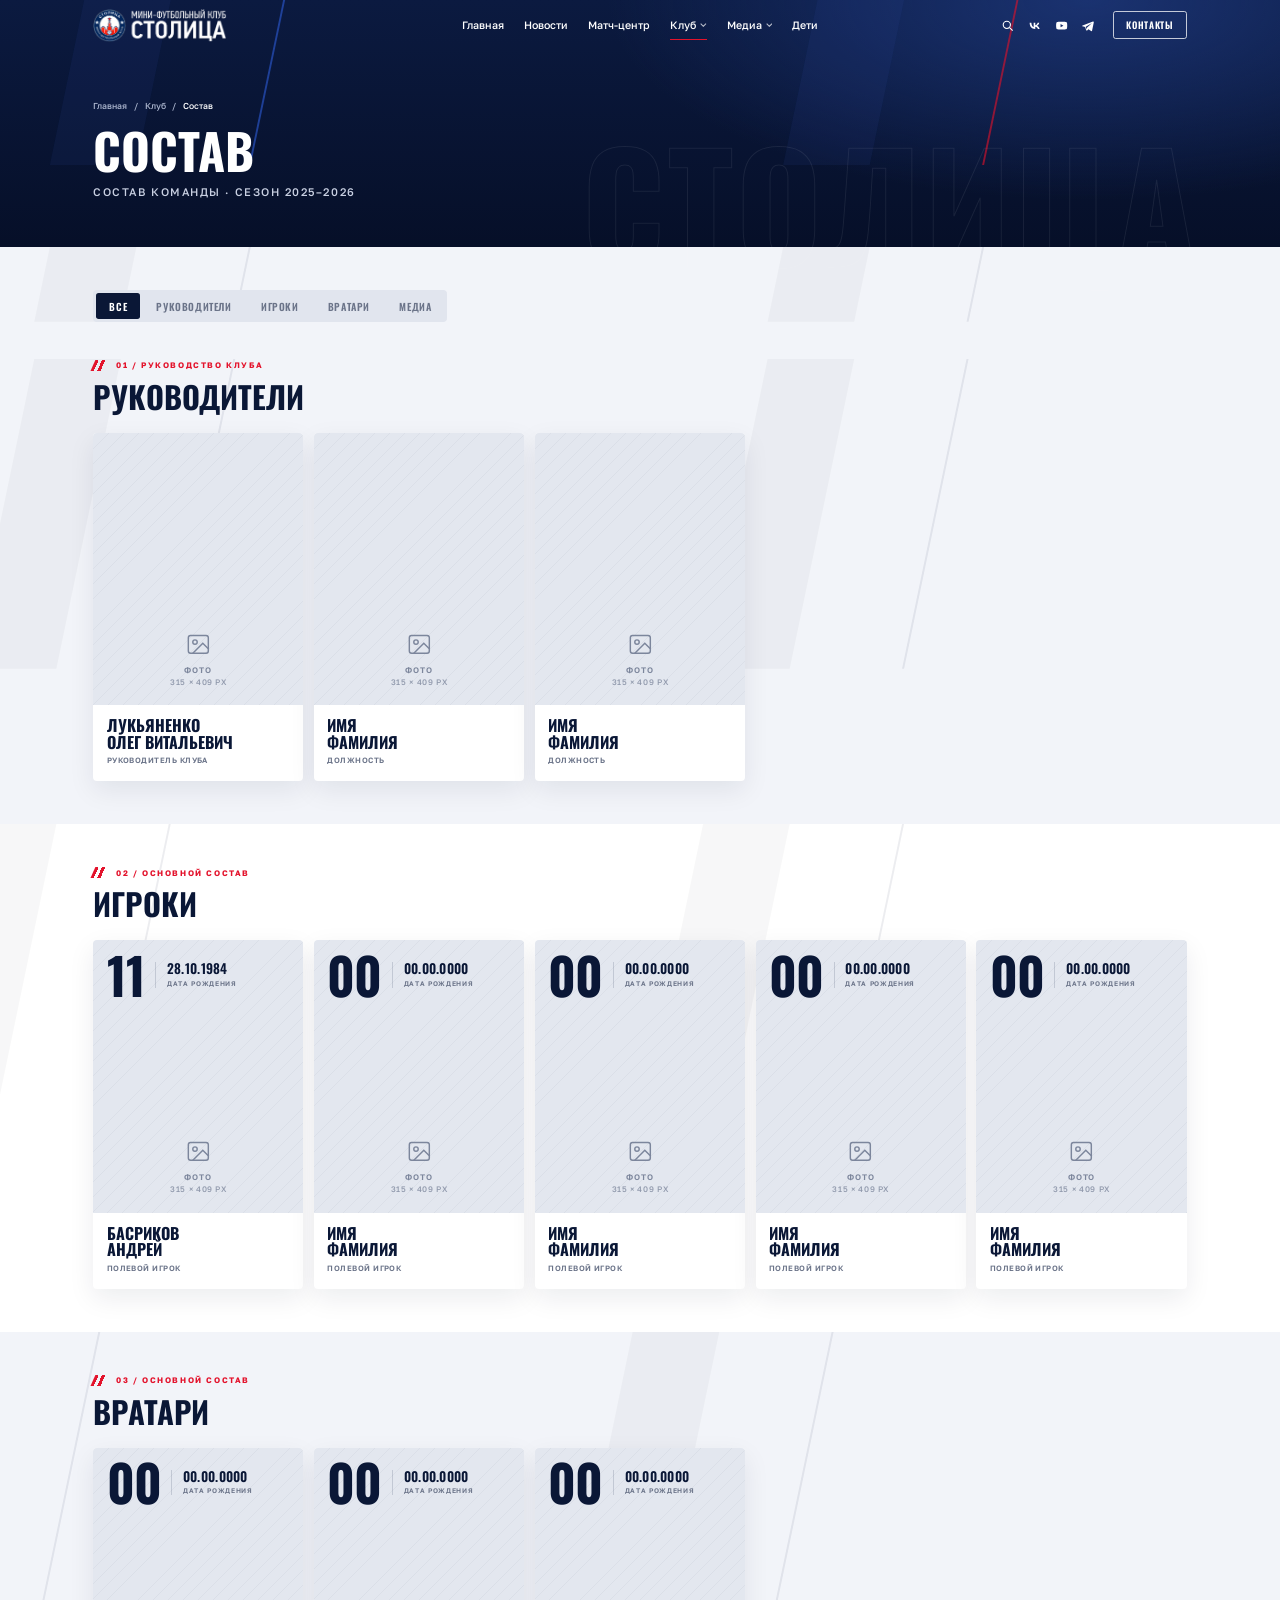
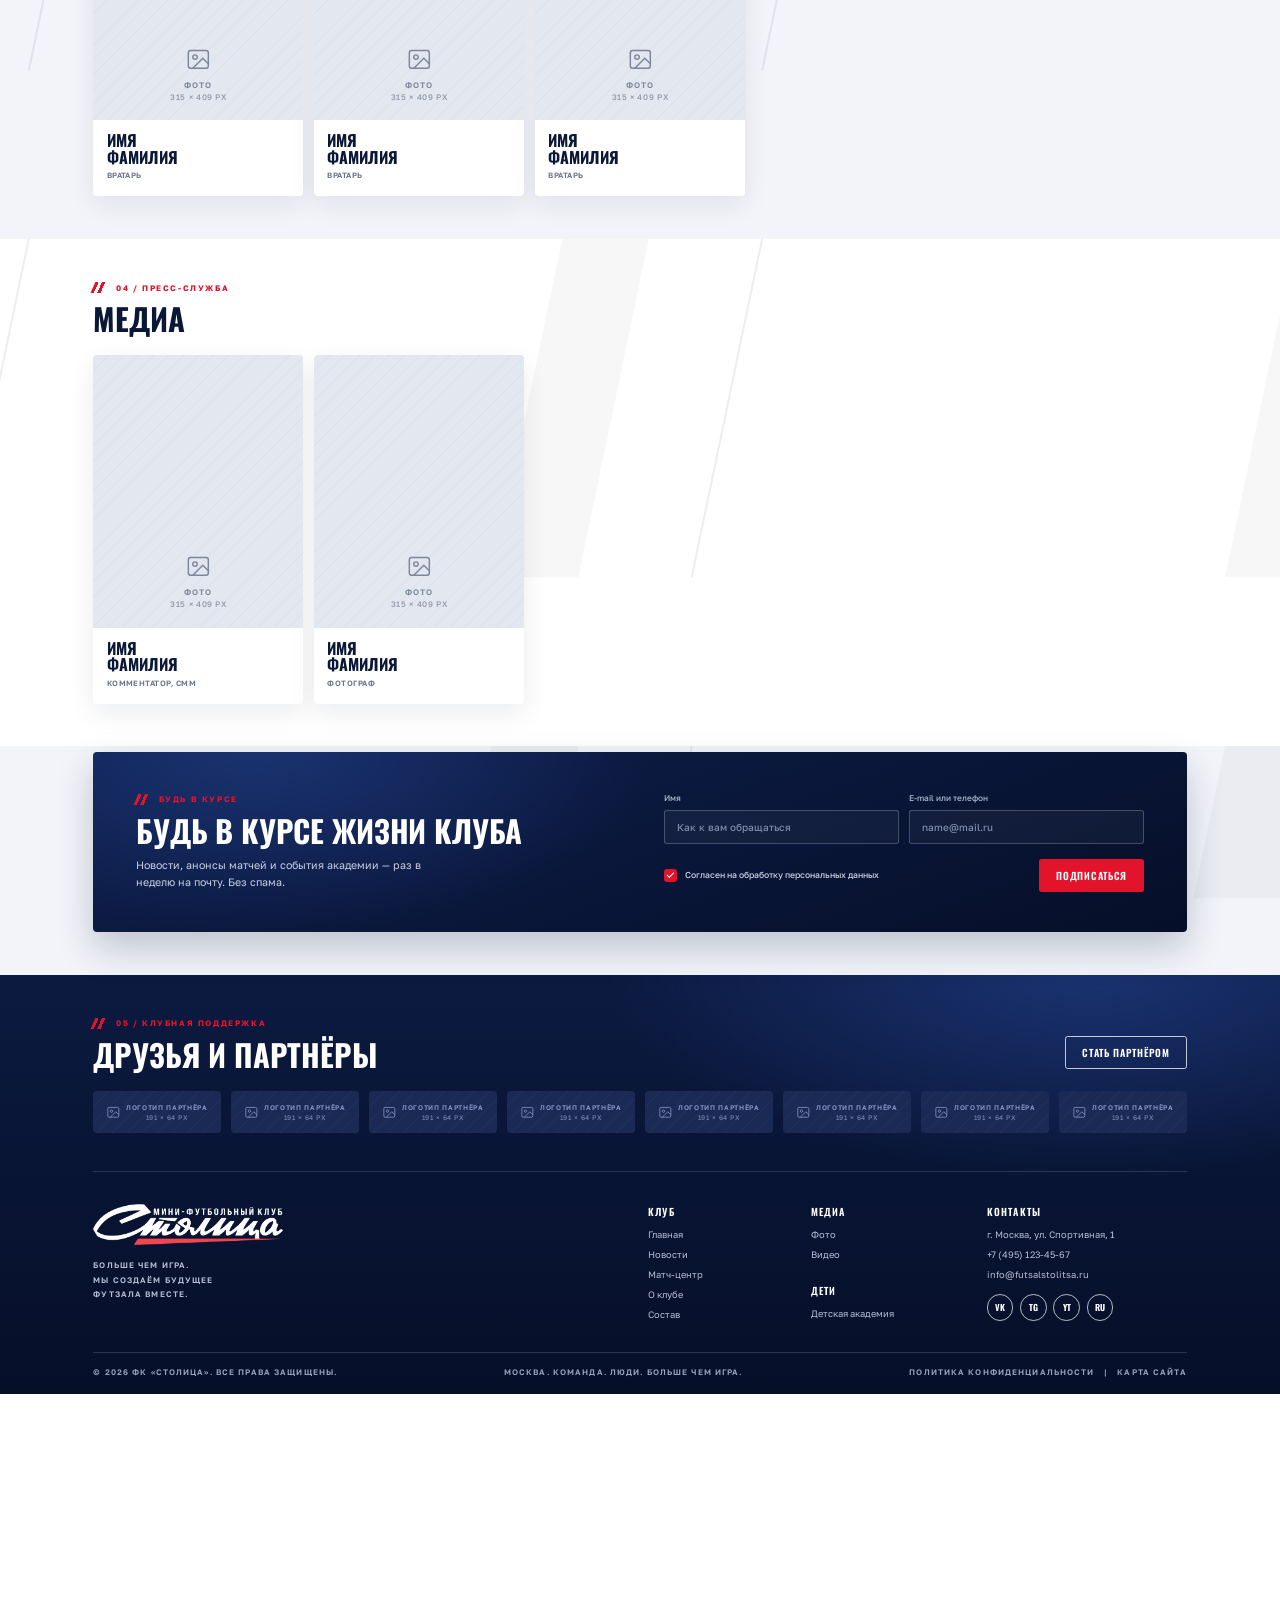
<file: squad/index.html>
<!doctype html><html lang="ru" class="wide rsp" data-deco-t="0.20824" data-deco-x0="566.2"><head><meta charset="utf-8"><meta name="viewport" content="width=device-width,initial-scale=1">
<title>МФК «Столица» — Состав</title><link rel="stylesheet" href="../assets/css/style.css"><link rel="stylesheet" href="../assets/css/pages.css"><link rel="stylesheet" href="../assets/css/responsive.css"><link rel="stylesheet" href="../assets/css/square.css">
<script>(function(){var d=document.documentElement;function f(){var w=window.innerWidth,m=w<1280,z=Math.min(1,w/1920);d.classList.toggle('mob',m);d.style.zoom=(!m&&z<1)?z:'';d.style.setProperty('--bleed',m?'0px':Math.max(0,(d.clientWidth-1920)/2)+'px')}f();addEventListener('resize',f)})()</script></head><body><header class="hdr dk"><div class="logo"><img src="../assets/img/logo_hdr_w.png" style="height:50px;width:auto" alt="МФК Столица"></div>
<nav class="nav"><a class="" href="../page-1/index.html">Главная</a><a class="" href="../news/index.html">Новости</a><a class="" href="../match-center/index.html">Матч-центр</a><span class="dd on"><a href="../club/index.html" aria-haspopup="true">Клуб<svg class="chev" viewBox="0 0 10 6" fill="none" stroke="currentColor" stroke-width="1.6"><path d="M1 1l4 4 4-4"/></svg></a><div class="ddm"><a href="../club/index.html" tabindex="0">О клубе</a><a href="../squad/index.html" tabindex="0" class=on>Состав</a></div></span><span class="dd"><a href="../media/index.html" aria-haspopup="true">Медиа<svg class="chev" viewBox="0 0 10 6" fill="none" stroke="currentColor" stroke-width="1.6"><path d="M1 1l4 4 4-4"/></svg></a><div class="ddm"><a href="../media/index.html#photo" tabindex="0">Фото</a><a href="../media/index.html#video" tabindex="0">Видео</a></div></span><a class="" href="../kids/index.html">Дети</a><a class="btn btn-red mob-only" href="#contacts">Контакты</a></nav><div class="hright"><div class="hicons"><a href="#search" aria-label="Поиск"><svg viewBox="0 0 24 24" fill="none" stroke="currentColor" stroke-width="2"><circle cx="10.5" cy="10.5" r="6.5"/><path d="M15.5 15.5L21 21"/></svg></a><a href="https://vk.com" aria-label="ВКонтакте" target="_blank" rel="noopener noreferrer"><svg viewBox="0 0 24 24" fill="currentColor"><path d="M12.8 18C6.6 18 3.1 13.8 3 6.8h3.1c.1 5.1 2.4 7.3 4.1 7.7V6.8h2.9v4.4c1.8-.2 3.6-2.2 4.3-4.4h2.9c-.5 2.7-2.5 4.7-3.9 5.5 1.4.7 3.7 2.4 4.6 5.7h-3.2c-.7-2.2-2.4-3.8-4.7-4V18h-.3z"/></svg></a><a href="https://www.youtube.com" aria-label="YouTube" target="_blank" rel="noopener noreferrer"><svg viewBox="0 0 24 24" fill="currentColor"><path d="M21.6 7.2a2.5 2.5 0 00-1.8-1.8C18.2 5 12 5 12 5s-6.2 0-7.8.4A2.5 2.5 0 002.4 7.2 26 26 0 002 12a26 26 0 00.4 4.8 2.5 2.5 0 001.8 1.8C5.8 19 12 19 12 19s6.2 0 7.8-.4a2.5 2.5 0 001.8-1.8A26 26 0 0022 12a26 26 0 00-.4-4.8zM10 15V9l5.2 3L10 15z"/></svg></a><a href="https://t.me" aria-label="Telegram" target="_blank" rel="noopener noreferrer"><svg viewBox="0 0 24 24" fill="currentColor"><path d="M21.5 4.3L2.9 11.5c-1.3.5-1.2 1.2-.2 1.5l4.8 1.5 1.8 5.6c.2.6.4.8.9.8.4 0 .6-.2.9-.4l2.3-2.2 4.8 3.5c.9.5 1.5.2 1.7-.8l3.1-14.7c.3-1.3-.5-1.8-1.5-1.5zM8.6 14.1l9.8-6.2c.5-.3.9-.1.5.2l-8.3 7.6-.3 3.4-1.7-5z"/></svg></a></div><a href="#contacts" class="btn btn-out w">Контакты</a></div><button class="burger" type="button" aria-label="Меню"><i></i><i></i><i></i></button></header>
<section class="navybg phero" style="color:#fff"><div class="ghost dk" style="right:calc(50% - 960px + 120px);bottom:-18px;font-size:220px">Столица</div>
<div class="wrap" style="padding-top:150px;padding-bottom:72px">
<div class="crumbs hi" style="--d:120ms"><a href="../page-1/index.html">Главная</a><span>/</span><span>Клуб</span><span>/</span><b>Состав</b></div>
<h1 class="h1 hi" style="--d:220ms;font-size:74px;margin-top:22px">Состав</h1>
<p class="sub hi" style="--d:340ms;margin-top:18px;font-size:16.5px;color:#C9D0E2">Состав команды · сезон 2025–2026</p></div></section>
<section class="sec" style="background:var(--light);padding-bottom:56px" data-sqf><div class="wrap"><div class="mcbar" data-r><div class="tabs"><span class="on" data-f="all">Все</span><span class="" data-f="lead">Руководители</span><span class="" data-f="players">Игроки</span><span class="" data-f="gk">Вратари</span><span class="" data-f="media">Медиа</span></div></div></div></section>
<section class="sec" id="lead" data-sqs="lead" style="background:var(--light);padding-top:0"><div class="wrap" style="--cardw:315.2px">
<div data-r><div class="sec-head"><div><div class="eyebrow">01 / Руководство клуба</div><h2 class="h2">Руководители</h2></div></div></div>
<div class="sqt" data-stagger><div class="pc"><div class="ph" style="height:409px"><div class="phd bot" style="position:absolute;inset:0"><svg viewBox="0 0 24 24" fill="none" stroke="currentColor" stroke-width="1.3"><rect x="3" y="4" width="18" height="16" rx="2"/><circle cx="9" cy="10" r="2"/><path d="M21 16l-5-5-9 9"/></svg><span class="phl" data-l="Фото">Фото</span></div></div>
<div style="padding:18px 20px 22px"><div class="nm">Лукьяненко<br>Олег Витальевич</div><div class="role" style="margin-top:10px">Руководитель клуба</div></div></div><div class="pc"><div class="ph" style="height:409px"><div class="phd bot" style="position:absolute;inset:0"><svg viewBox="0 0 24 24" fill="none" stroke="currentColor" stroke-width="1.3"><rect x="3" y="4" width="18" height="16" rx="2"/><circle cx="9" cy="10" r="2"/><path d="M21 16l-5-5-9 9"/></svg><span class="phl" data-l="Фото">Фото</span></div></div>
<div style="padding:18px 20px 22px"><div class="nm">Имя<br>Фамилия</div><div class="role" style="margin-top:10px">Должность</div></div></div><div class="pc"><div class="ph" style="height:409px"><div class="phd bot" style="position:absolute;inset:0"><svg viewBox="0 0 24 24" fill="none" stroke="currentColor" stroke-width="1.3"><rect x="3" y="4" width="18" height="16" rx="2"/><circle cx="9" cy="10" r="2"/><path d="M21 16l-5-5-9 9"/></svg><span class="phl" data-l="Фото">Фото</span></div></div>
<div style="padding:18px 20px 22px"><div class="nm">Имя<br>Фамилия</div><div class="role" style="margin-top:10px">Должность</div></div></div></div></div></section>
<section class="sec" id="players" data-sqs="players" style="background:#fff"><div class="wrap" style="--cardw:315.2px">
<div data-r><div class="sec-head"><div><div class="eyebrow">02 / Основной состав</div><h2 class="h2">Игроки</h2></div></div></div>
<div class="sqt" data-stagger><div class="pc"><div class="ph" style="height:409px"><div class="phd bot" style="position:absolute;inset:0"><svg viewBox="0 0 24 24" fill="none" stroke="currentColor" stroke-width="1.3"><rect x="3" y="4" width="18" height="16" rx="2"/><circle cx="9" cy="10" r="2"/><path d="M21 16l-5-5-9 9"/></svg><span class="phl" data-l="Фото">Фото</span></div><div class="pnum" style="left:20px;top:22px"><div class="num">11</div><div class="bd"><b>28.10.1984</b><span class="cap">Дата рождения</span></div></div></div>
<div style="padding:18px 20px 22px"><div class="nm">Басриков<br>Андрей</div><div class="role" style="margin-top:10px">Полевой игрок</div></div></div><div class="pc"><div class="ph" style="height:409px"><div class="phd bot" style="position:absolute;inset:0"><svg viewBox="0 0 24 24" fill="none" stroke="currentColor" stroke-width="1.3"><rect x="3" y="4" width="18" height="16" rx="2"/><circle cx="9" cy="10" r="2"/><path d="M21 16l-5-5-9 9"/></svg><span class="phl" data-l="Фото">Фото</span></div><div class="pnum" style="left:20px;top:22px"><div class="num">00</div><div class="bd"><b>00.00.0000</b><span class="cap">Дата рождения</span></div></div></div>
<div style="padding:18px 20px 22px"><div class="nm">Имя<br>Фамилия</div><div class="role" style="margin-top:10px">Полевой игрок</div></div></div><div class="pc"><div class="ph" style="height:409px"><div class="phd bot" style="position:absolute;inset:0"><svg viewBox="0 0 24 24" fill="none" stroke="currentColor" stroke-width="1.3"><rect x="3" y="4" width="18" height="16" rx="2"/><circle cx="9" cy="10" r="2"/><path d="M21 16l-5-5-9 9"/></svg><span class="phl" data-l="Фото">Фото</span></div><div class="pnum" style="left:20px;top:22px"><div class="num">00</div><div class="bd"><b>00.00.0000</b><span class="cap">Дата рождения</span></div></div></div>
<div style="padding:18px 20px 22px"><div class="nm">Имя<br>Фамилия</div><div class="role" style="margin-top:10px">Полевой игрок</div></div></div><div class="pc"><div class="ph" style="height:409px"><div class="phd bot" style="position:absolute;inset:0"><svg viewBox="0 0 24 24" fill="none" stroke="currentColor" stroke-width="1.3"><rect x="3" y="4" width="18" height="16" rx="2"/><circle cx="9" cy="10" r="2"/><path d="M21 16l-5-5-9 9"/></svg><span class="phl" data-l="Фото">Фото</span></div><div class="pnum" style="left:20px;top:22px"><div class="num">00</div><div class="bd"><b>00.00.0000</b><span class="cap">Дата рождения</span></div></div></div>
<div style="padding:18px 20px 22px"><div class="nm">Имя<br>Фамилия</div><div class="role" style="margin-top:10px">Полевой игрок</div></div></div><div class="pc"><div class="ph" style="height:409px"><div class="phd bot" style="position:absolute;inset:0"><svg viewBox="0 0 24 24" fill="none" stroke="currentColor" stroke-width="1.3"><rect x="3" y="4" width="18" height="16" rx="2"/><circle cx="9" cy="10" r="2"/><path d="M21 16l-5-5-9 9"/></svg><span class="phl" data-l="Фото">Фото</span></div><div class="pnum" style="left:20px;top:22px"><div class="num">00</div><div class="bd"><b>00.00.0000</b><span class="cap">Дата рождения</span></div></div></div>
<div style="padding:18px 20px 22px"><div class="nm">Имя<br>Фамилия</div><div class="role" style="margin-top:10px">Полевой игрок</div></div></div></div></div></section>
<section class="sec" id="gk" data-sqs="gk" style="background:var(--light)"><div class="wrap" style="--cardw:315.2px">
<div data-r><div class="sec-head"><div><div class="eyebrow">03 / Основной состав</div><h2 class="h2">Вратари</h2></div></div></div>
<div class="sqt" data-stagger><div class="pc"><div class="ph" style="height:409px"><div class="phd bot" style="position:absolute;inset:0"><svg viewBox="0 0 24 24" fill="none" stroke="currentColor" stroke-width="1.3"><rect x="3" y="4" width="18" height="16" rx="2"/><circle cx="9" cy="10" r="2"/><path d="M21 16l-5-5-9 9"/></svg><span class="phl" data-l="Фото">Фото</span></div><div class="pnum" style="left:20px;top:22px"><div class="num">00</div><div class="bd"><b>00.00.0000</b><span class="cap">Дата рождения</span></div></div></div>
<div style="padding:18px 20px 22px"><div class="nm">Имя<br>Фамилия</div><div class="role" style="margin-top:10px">Вратарь</div></div></div><div class="pc"><div class="ph" style="height:409px"><div class="phd bot" style="position:absolute;inset:0"><svg viewBox="0 0 24 24" fill="none" stroke="currentColor" stroke-width="1.3"><rect x="3" y="4" width="18" height="16" rx="2"/><circle cx="9" cy="10" r="2"/><path d="M21 16l-5-5-9 9"/></svg><span class="phl" data-l="Фото">Фото</span></div><div class="pnum" style="left:20px;top:22px"><div class="num">00</div><div class="bd"><b>00.00.0000</b><span class="cap">Дата рождения</span></div></div></div>
<div style="padding:18px 20px 22px"><div class="nm">Имя<br>Фамилия</div><div class="role" style="margin-top:10px">Вратарь</div></div></div><div class="pc"><div class="ph" style="height:409px"><div class="phd bot" style="position:absolute;inset:0"><svg viewBox="0 0 24 24" fill="none" stroke="currentColor" stroke-width="1.3"><rect x="3" y="4" width="18" height="16" rx="2"/><circle cx="9" cy="10" r="2"/><path d="M21 16l-5-5-9 9"/></svg><span class="phl" data-l="Фото">Фото</span></div><div class="pnum" style="left:20px;top:22px"><div class="num">00</div><div class="bd"><b>00.00.0000</b><span class="cap">Дата рождения</span></div></div></div>
<div style="padding:18px 20px 22px"><div class="nm">Имя<br>Фамилия</div><div class="role" style="margin-top:10px">Вратарь</div></div></div></div></div></section>
<section class="sec" id="media" data-sqs="media" style="background:#fff"><div class="wrap" style="--cardw:315.2px">
<div data-r><div class="sec-head"><div><div class="eyebrow">04 / Пресс-служба</div><h2 class="h2">Медиа</h2></div></div></div>
<div class="sqt" data-stagger><div class="pc"><div class="ph" style="height:409px"><div class="phd bot" style="position:absolute;inset:0"><svg viewBox="0 0 24 24" fill="none" stroke="currentColor" stroke-width="1.3"><rect x="3" y="4" width="18" height="16" rx="2"/><circle cx="9" cy="10" r="2"/><path d="M21 16l-5-5-9 9"/></svg><span class="phl" data-l="Фото">Фото</span></div></div>
<div style="padding:18px 20px 22px"><div class="nm">Имя<br>Фамилия</div><div class="role" style="margin-top:10px">Комментатор, СММ</div></div></div><div class="pc"><div class="ph" style="height:409px"><div class="phd bot" style="position:absolute;inset:0"><svg viewBox="0 0 24 24" fill="none" stroke="currentColor" stroke-width="1.3"><rect x="3" y="4" width="18" height="16" rx="2"/><circle cx="9" cy="10" r="2"/><path d="M21 16l-5-5-9 9"/></svg><span class="phl" data-l="Фото">Фото</span></div></div>
<div style="padding:18px 20px 22px"><div class="nm">Имя<br>Фамилия</div><div class="role" style="margin-top:10px">Фотограф</div></div></div></div></div></section>
<section class="sec" style="background:var(--light);padding-top:8px"><div class="wrap">
<div class="subs dark" data-r><div class="sl"><div class="eyebrow">Будь в курсе</div><h2 class="h2">Будь в курсе жизни клуба</h2>
<p class="p">Новости, анонсы матчей и события академии — раз в неделю на почту. Без спама.</p></div>
<form class="sf" onsubmit="return false"><div class="row"><label><span>Имя</span><input type="text" placeholder="Как к вам обращаться" required autocomplete="name"></label>
<label><span>E-mail или телефон</span><input type="email" placeholder="name@mail.ru" required autocomplete="email"></label></div>
<div class="row2"><label class="chk"><input type="checkbox" checked required><i></i><span>Согласен на обработку персональных данных</span></label><button class="btn btn-red" type="submit">Подписаться</button></div>
<div class="ok" role="status">Спасибо, заявка принята</div></form></div></div></section>
<section class="foot navybg" id="contacts">


<div class="wrap" style="padding-top:var(--sec)"><div class="sec-head" data-r><div><div class="eyebrow">05 / Клубная поддержка</div><h2 class="h2">Друзья и партнёры</h2></div><span class="btn btn-out w">Стать партнёром</span></div>
<div style="display:flex;gap:16px;margin:8px 0 56px" data-stagger><div class="phd dk lg" style="height:64px;flex:1"><svg viewBox="0 0 24 24" fill="none" stroke="currentColor" stroke-width="1.3"><rect x="3" y="4" width="18" height="16" rx="2"/><circle cx="9" cy="10" r="2"/><path d="M21 16l-5-5-9 9"/></svg><span class="phl" data-l="Логотип партнёра">Логотип партнёра</span></div><div class="phd dk lg" style="height:64px;flex:1"><svg viewBox="0 0 24 24" fill="none" stroke="currentColor" stroke-width="1.3"><rect x="3" y="4" width="18" height="16" rx="2"/><circle cx="9" cy="10" r="2"/><path d="M21 16l-5-5-9 9"/></svg><span class="phl" data-l="Логотип партнёра">Логотип партнёра</span></div><div class="phd dk lg" style="height:64px;flex:1"><svg viewBox="0 0 24 24" fill="none" stroke="currentColor" stroke-width="1.3"><rect x="3" y="4" width="18" height="16" rx="2"/><circle cx="9" cy="10" r="2"/><path d="M21 16l-5-5-9 9"/></svg><span class="phl" data-l="Логотип партнёра">Логотип партнёра</span></div><div class="phd dk lg" style="height:64px;flex:1"><svg viewBox="0 0 24 24" fill="none" stroke="currentColor" stroke-width="1.3"><rect x="3" y="4" width="18" height="16" rx="2"/><circle cx="9" cy="10" r="2"/><path d="M21 16l-5-5-9 9"/></svg><span class="phl" data-l="Логотип партнёра">Логотип партнёра</span></div><div class="phd dk lg" style="height:64px;flex:1"><svg viewBox="0 0 24 24" fill="none" stroke="currentColor" stroke-width="1.3"><rect x="3" y="4" width="18" height="16" rx="2"/><circle cx="9" cy="10" r="2"/><path d="M21 16l-5-5-9 9"/></svg><span class="phl" data-l="Логотип партнёра">Логотип партнёра</span></div><div class="phd dk lg" style="height:64px;flex:1"><svg viewBox="0 0 24 24" fill="none" stroke="currentColor" stroke-width="1.3"><rect x="3" y="4" width="18" height="16" rx="2"/><circle cx="9" cy="10" r="2"/><path d="M21 16l-5-5-9 9"/></svg><span class="phl" data-l="Логотип партнёра">Логотип партнёра</span></div><div class="phd dk lg" style="height:64px;flex:1"><svg viewBox="0 0 24 24" fill="none" stroke="currentColor" stroke-width="1.3"><rect x="3" y="4" width="18" height="16" rx="2"/><circle cx="9" cy="10" r="2"/><path d="M21 16l-5-5-9 9"/></svg><span class="phl" data-l="Логотип партнёра">Логотип партнёра</span></div><div class="phd dk lg" style="height:64px;flex:1"><svg viewBox="0 0 24 24" fill="none" stroke="currentColor" stroke-width="1.3"><rect x="3" y="4" width="18" height="16" rx="2"/><circle cx="9" cy="10" r="2"/><path d="M21 16l-5-5-9 9"/></svg><span class="phl" data-l="Логотип партнёра">Логотип партнёра</span></div></div></div>
<div class="wrap"><div class="fcols" data-stagger >
<div><img src="../assets/img/logo_ftr.png" style="height:62px;width:auto" alt="МФК Столица">
<p class="cap" style="color:#B5BDD3;margin-top:26px;line-height:1.8">Больше чем игра.<br>Мы создаём будущее<br>футзала вместе.</p></div>
<div><h5>Клуб</h5><ul><li><a href="../page-1/index.html">Главная</a></li><li><a href="../news/index.html">Новости</a></li><li><a href="../match-center/index.html">Матч-центр</a></li><li><a href="../club/index.html">О клубе</a></li><li><a href="../squad/index.html">Состав</a></li></ul></div><div class="fstack"><div><h5>Медиа</h5><ul><li><a href="../media/index.html#photo">Фото</a></li><li><a href="../media/index.html#video">Видео</a></li></ul></div><div><h5>Дети</h5><ul><li><a href="../kids/index.html">Детская академия</a></li></ul></div></div>
<div><h5>Контакты</h5><ul><li>г. Москва, ул. Спортивная, 1</li><li>+7 (495) 123-45-67</li><li>info@futsalstolitsa.ru</li></ul><div class="soc"><a href="https://vk.com" aria-label="ВКонтакте" target="_blank" rel="noopener noreferrer">VK</a><a href="https://t.me" aria-label="Telegram" target="_blank" rel="noopener noreferrer">TG</a><a href="https://www.youtube.com" aria-label="YouTube" target="_blank" rel="noopener noreferrer">YT</a><a href="https://rutube.ru" aria-label="Rutube" target="_blank" rel="noopener noreferrer">RU</a></div></div>
</div>
<div class="fbar"><span>© 2026 ФК «Столица». Все права защищены.</span><span>Москва. Команда. Люди. Больше чем игра.</span><span>Политика конфиденциальности &nbsp; | &nbsp; Карта сайта</span></div></div></section>
<script src="../assets/js/app.js"></script></body></html>
</file>
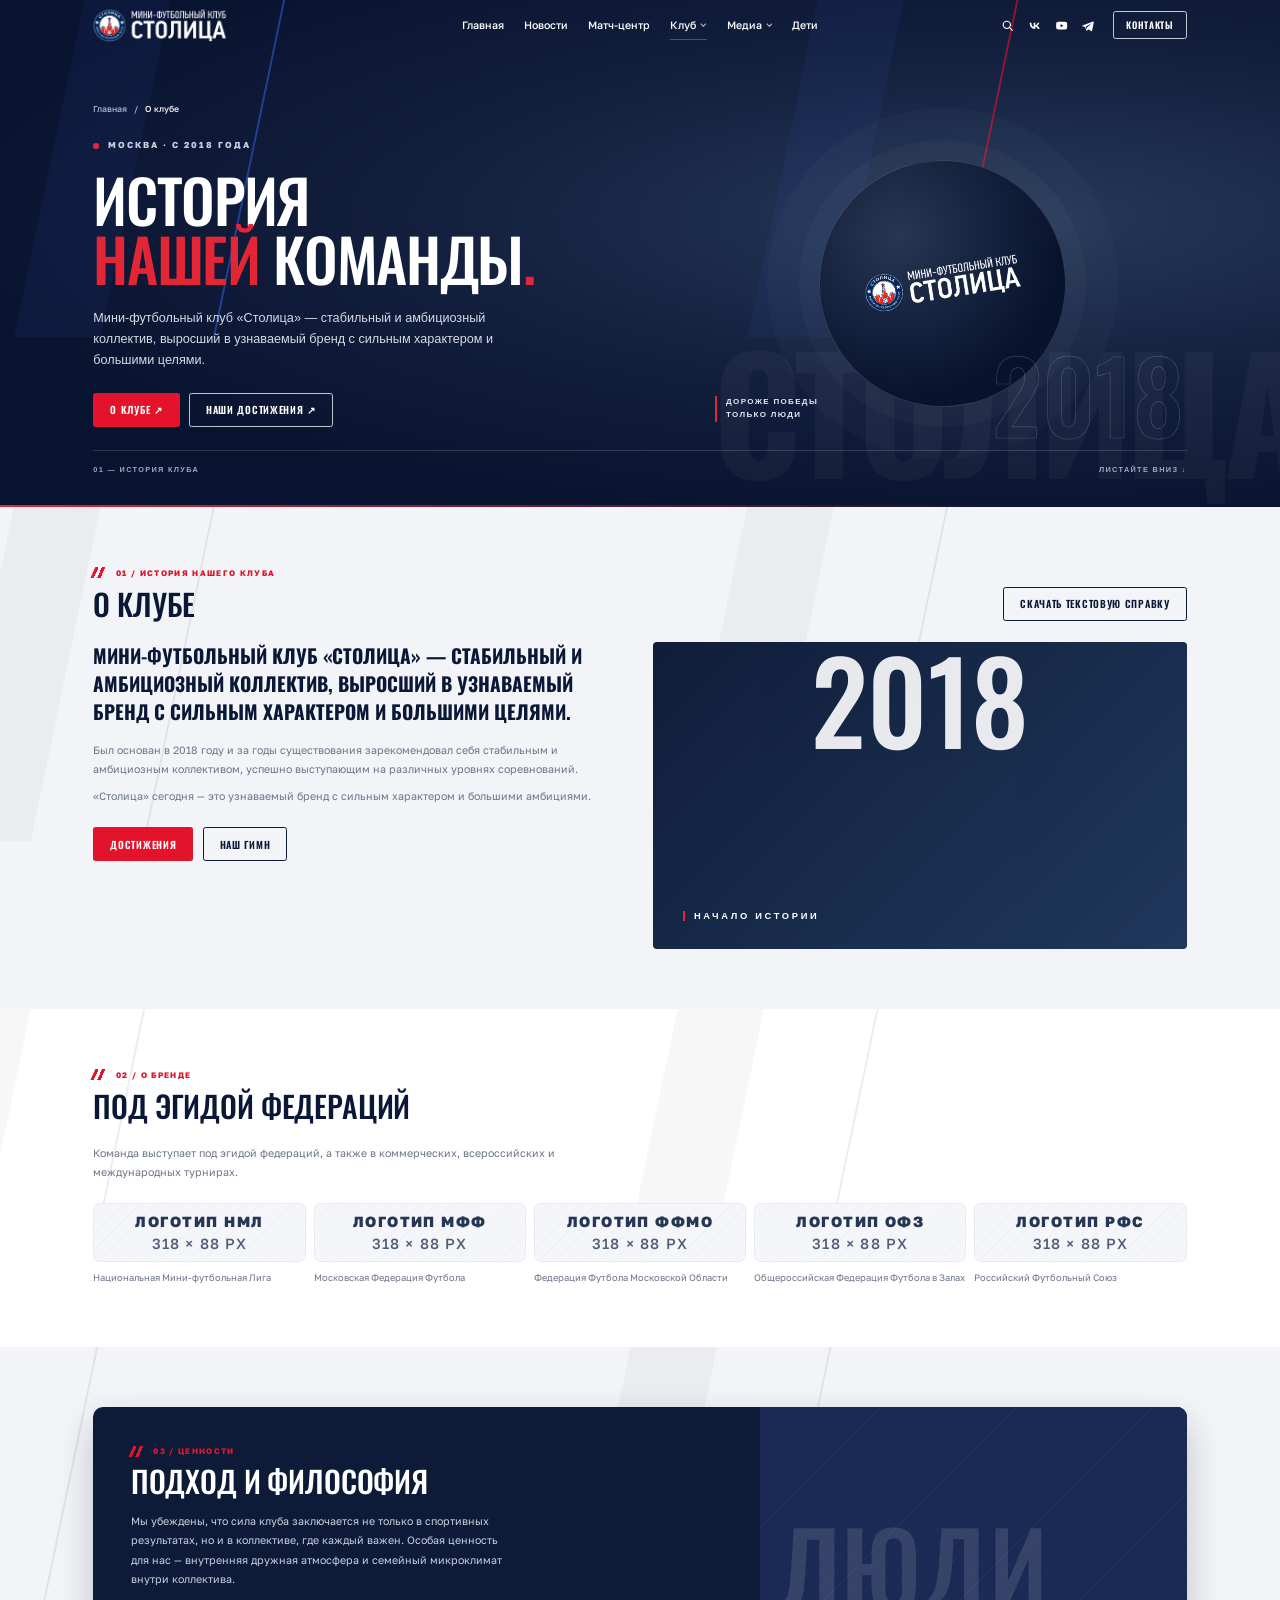
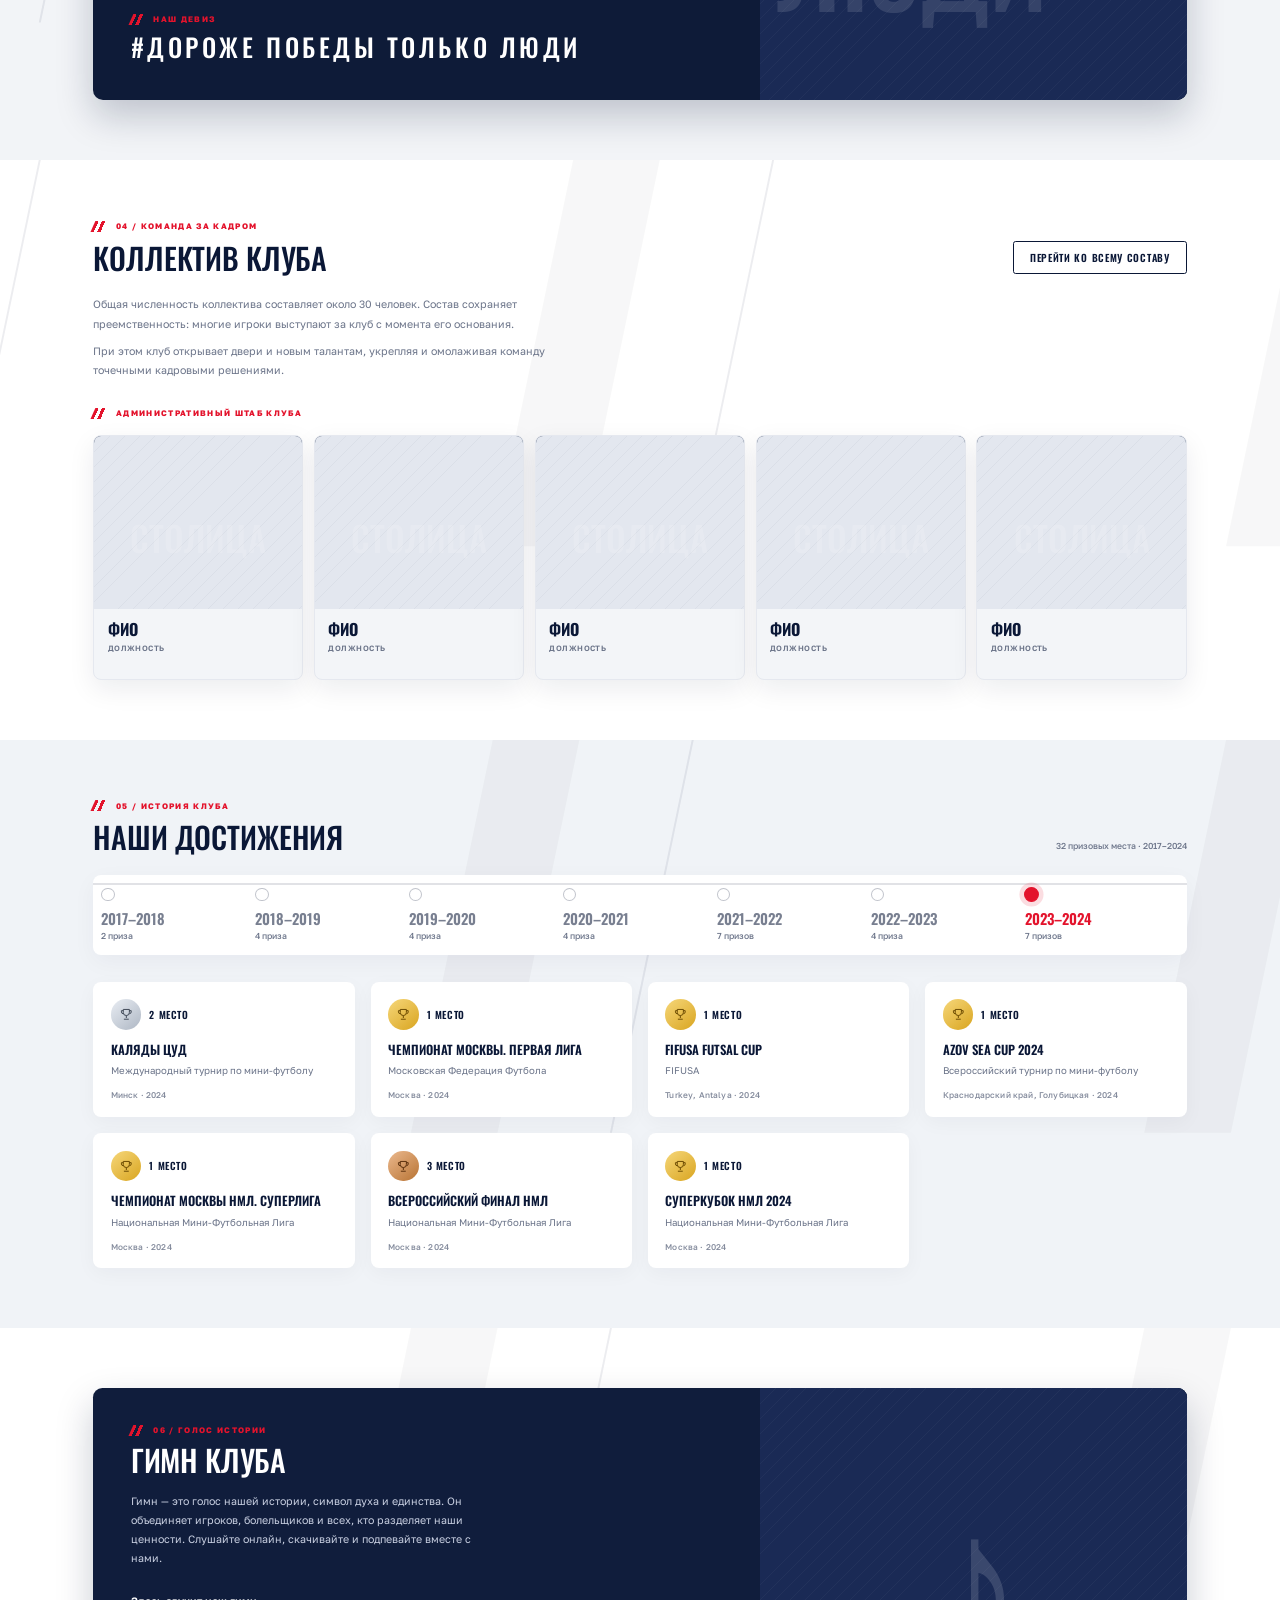
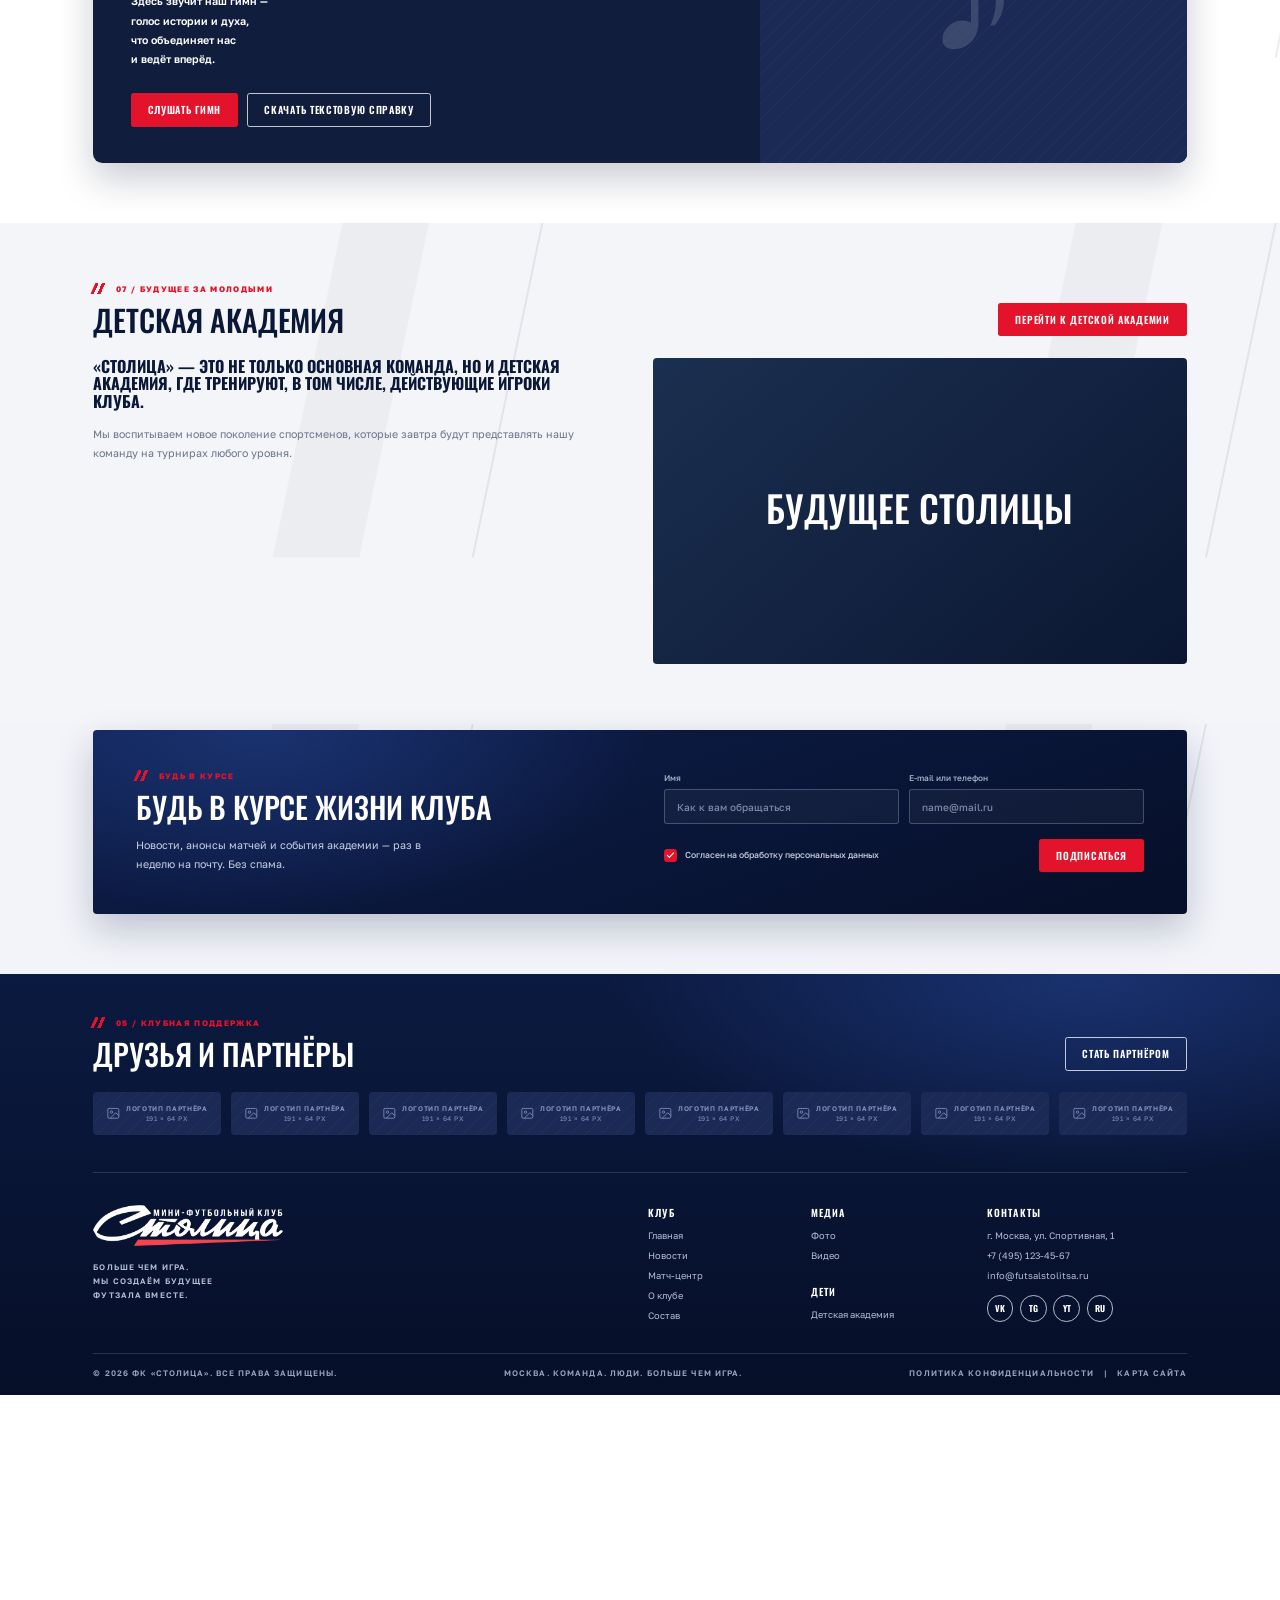
<file: club/concept.html>
<!doctype html><html lang="ru" class="wide rsp club-redesign" data-deco-t="0.20824" data-deco-x0="566.2"><head><meta charset="utf-8"><meta name="viewport" content="width=device-width,initial-scale=1">
<title>МФК «Столица» — О клубе (концепт)</title><link rel="stylesheet" href="../assets/css/style.css"><link rel="stylesheet" href="../assets/css/pages.css"><link rel="stylesheet" href="../assets/css/responsive.css"><link rel="stylesheet" href="../assets/css/square.css">
<script>(function(){var d=document.documentElement;function f(){var w=window.innerWidth,m=w<1280,z=Math.min(1,w/1920);d.classList.toggle('mob',m);d.style.zoom=(!m&&z<1)?z:'';d.style.setProperty('--bleed',m?'0px':Math.max(0,(d.clientWidth-1920)/2)+'px')}f();addEventListener('resize',f)})()</script><style>
:root{--club-navy:#08132f;--club-red:#e32636}
html{scroll-behavior:smooth}
body{overflow-x:hidden}
.club-hero{min-height:760px;color:#fff!important;position:relative;overflow:hidden;background:radial-gradient(ellipse at 79% 43%,#273959 0,#121f3d 42%,#08132f 77%)!important}
.club-hero:after{content:"";position:absolute;bottom:0;left:0;right:0;height:2px;background:linear-gradient(90deg,#e32636,transparent 80%)}
.club-hero-mark{font:900 235px/1 Oswald,Arial,sans-serif;letter-spacing:-10px;position:absolute;right:-35px;bottom:30px;opacity:.035;white-space:nowrap;pointer-events:none}
.club-hero-inner{position:relative;z-index:2;padding-top:155px;padding-bottom:34px}
.club-hero-grid{display:grid;grid-template-columns:1fr .85fr;gap:45px;align-items:center;min-height:500px}
.club-kicker{font-size:13px;letter-spacing:3px;font-weight:750;color:#c5cee1;display:flex;gap:14px;align-items:center}
.club-dot{width:8px;height:8px;border-radius:50%;background:#e32636;display:inline-block}
.club-title{font:500 clamp(72px,7vw,124px)/.99 Oswald,"Arial Narrow",sans-serif;letter-spacing:-2px;margin:26px 0 30px;text-transform:uppercase}
.club-title em{font-style:normal;color:#e32636}.club-title span{color:#e32636}
.club-hero-desc{max-width:600px;font:400 19px/1.65 Manrope,Arial,sans-serif;color:#d5dbe6}
.club-actions{display:flex;gap:14px;flex-wrap:wrap;margin-top:34px}
.club-hero-art{height:440px;position:relative;display:flex;align-items:center;justify-content:center}
.club-art-circle{width:370px;height:370px;border-radius:50%;background:radial-gradient(circle at 35% 27%,#283653,#07132d 70%);border:1px solid rgba(255,255,255,.15);display:grid;place-items:center;box-shadow:0 0 0 30px rgba(255,255,255,.025),0 0 0 78px rgba(255,255,255,.018);transform:rotate(-9deg)}
.club-art-circle img{max-width:64%;height:auto;max-height:200px;object-fit:contain}
.club-art-year{position:absolute;font:500 150px/1 Oswald,sans-serif;color:transparent;-webkit-text-stroke:1px rgba(255,255,255,.2);bottom:-20px;right:4px}
.club-art-caption{position:absolute;left:25px;bottom:12px;font:700 12px/1.6 Manrope,sans-serif;letter-spacing:2px;color:#e4e9f2;border-left:3px solid #e32636;padding-left:14px}
.club-hero-bottom{border-top:1px solid rgba(255,255,255,.15);padding-top:22px;display:flex;justify-content:space-between;font:700 11px Manrope,sans-serif;letter-spacing:2px;color:#9dabc5}
.club-redesign .sec{padding-top:90px;padding-bottom:90px}
.club-redesign .eyebrow{font-weight:750;letter-spacing:2px}
.club-redesign .h2{font-size:clamp(39px,3.5vw,60px);font-weight:500;line-height:1.09}
.club-redesign .p{line-height:1.8}
.club-redesign #about{background:#f2f4f7!important}
.club-redesign #about .h3{font-size:29px;line-height:1.45}
.club-redesign #about .phd{background:linear-gradient(135deg,#101d3a,#20395c)!important;display:flex;align-items:center;justify-content:center}
.club-redesign #about .phd svg,.club-redesign #about .phd .phl{display:none}
.club-redesign #about .phd:before{content:"2018";font:500 170px/1 Oswald,sans-serif;color:#fff;opacity:.9}
.club-redesign #about .phd:after{content:"НАЧАЛО ИСТОРИИ";position:absolute;bottom:42px;left:44px;color:#fff;letter-spacing:4px;font:700 14px Manrope,sans-serif;border-left:3px solid #e32636;padding-left:14px}
.club-redesign #brand{background:#fff!important}
.club-redesign #brand .wrap>div[style*="display:flex"]{gap:12px!important}
.club-redesign #brand .phd{border:1px solid #e6eaf1;background:#f5f6f9!important;border-radius:10px;height:88px!important}
.club-redesign #brand .phd svg{display:none}
.club-redesign #brand .phd .phl{font-weight:800;font-size:22px;color:#263756}
.club-redesign #values{background:#f2f4f7!important}
.club-redesign #values .abanner{background:#0e1b38!important;border-radius:15px;overflow:hidden;min-height:440px}
.club-redesign #values .ab-r{background:radial-gradient(circle at 50% 50%,#354e74,#111d38 65%)}
.club-redesign #values .ab-r .phd svg,.club-redesign #values .ab-r .phl{display:none}
.club-redesign #values .ab-r:after{content:"ЛЮДИ";font:500 155px Oswald,sans-serif;color:rgba(255,255,255,.12);position:absolute;top:28%;left:4%}
.club-redesign #values .sub{font:500 38px/1.2 Oswald,sans-serif!important;color:#fff!important}
.club-redesign #staff{background:#fff!important}
.club-redesign #staff .sqt .pc{background:#f3f5f8;border:1px solid #e5e8ef;border-radius:12px;overflow:hidden}
.club-redesign #staff .pc .ph{height:260px!important;background:linear-gradient(145deg,#182847,#263a5b)}
.club-redesign #staff .pc .phd svg,.club-redesign #staff .pc .phl{display:none}
.club-redesign #staff .pc .ph:after{content:"СТОЛИЦА";display:block;position:absolute;top:44%;width:100%;text-align:center;color:#fff;opacity:.16;font:500 52px Oswald,sans-serif}
.club-redesign #achievements{background:#f0f3f7!important}
.club-redesign #achievements .tline{background:#fff;border-radius:12px;padding:20px 12px;box-shadow:0 10px 35px rgba(12,30,59,.045)}
.club-redesign #achievements .ach{border-radius:12px!important;box-shadow:0 8px 30px rgba(12,30,59,.04)}
.club-redesign #anthem{background:#fff!important}
.club-redesign #anthem .abanner{background:#101d3c!important;border-radius:14px;overflow:hidden}
.club-redesign #anthem .ab-r{background:radial-gradient(circle at center,#263e61,#0c1933 70%)}
.club-redesign #anthem .ab-r .phd svg,.club-redesign #anthem .ab-r .phl{display:none}
.club-redesign #anthem .ab-r:after{content:"♪";color:rgba(255,255,255,.14);font-size:300px;position:absolute;inset:0;display:grid;place-items:center}
.club-redesign #academy{background:#f3f5f8!important}
.club-redesign #academy .phd{background:linear-gradient(140deg,#1b2f50,#0b1732)!important}
.club-redesign #academy .phd svg,.club-redesign #academy .phd .phl{display:none}
.club-redesign #academy .phd:after{content:"БУДУЩЕЕ СТОЛИЦЫ";font:500 55px Oswald,sans-serif;color:#fff;position:absolute;top:40%;left:12%;width:76%;text-align:center}
@media(max-width:1279px){html.club-redesign{zoom:1!important}.club-redesign .wrap{width:calc(100% - 48px)!important;max-width:1100px}.club-hero-inner{padding-top:132px}.club-hero-grid{grid-template-columns:1fr 0.7fr;min-height:510px}.club-title{font-size:72px}.club-art-circle{width:270px;height:270px}.club-hero-art{height:350px}.club-art-year{font-size:110px}.club-redesign #about .wrap>div[style*="grid-template-columns"],.club-redesign #academy .wrap>div[style*="grid-template-columns"]{grid-template-columns:minmax(0,1fr) minmax(0,1fr)!important;gap:32px!important}.club-redesign .sec{padding:65px 0}}
@media(max-width:700px){.club-hero{min-height:650px}.club-hero-grid{display:block;min-height:0}.club-hero-art{position:absolute;right:-90px;top:155px;opacity:.22;width:320px;pointer-events:none}.club-hero-inner{padding:115px 0 35px}.club-title{font-size:clamp(55px,14vw,75px);position:relative;z-index:3}.club-hero-desc{font-size:15px;position:relative;z-index:3}.club-kicker{font-size:10px}.club-actions{position:relative;z-index:3}.club-hero-bottom{margin-top:90px}.club-redesign .wrap{width:calc(100% - 32px)!important}.club-redesign .sec{padding:48px 0}.club-redesign #about .wrap>div[style*="grid-template-columns"],.club-redesign #academy .wrap>div[style*="grid-template-columns"]{display:block!important}.club-redesign #about .wrap>div[style*="grid-template-columns"]>div:last-child,.club-redesign #academy .wrap>div[style*="grid-template-columns"]>div:last-child{margin-top:25px;min-height:270px!important}.club-redesign #brand .wrap>div[style*="display:flex"]{display:grid!important;grid-template-columns:repeat(2,minmax(0,1fr))}.club-redesign .sec-head{flex-wrap:wrap;gap:20px}.club-redesign #about .h3{font-size:22px}.club-redesign #staff .sqt{grid-template-columns:repeat(2,minmax(0,1fr))!important}.club-redesign #staff .pc .ph{height:160px!important}.club-redesign #values .ab-r,.club-redesign #anthem .ab-r{display:none}.club-redesign .abanner .ab-l{padding:35px 25px!important}.club-redesign #achievements .tline{overflow-x:auto}.club-redesign #achievements .achg{grid-template-columns:1fr!important}}
</style></head><body><header class="hdr dk"><div class="logo"><img src="../assets/img/logo_hdr_w.png" style="height:50px;width:auto" alt="МФК Столица"></div>
<nav class="nav"><a class="" href="../page-1/index.html">Главная</a><a class="" href="../news/index.html">Новости</a><a class="" href="../match-center/index.html">Матч-центр</a><span class="dd on"><a href="../club/index.html" aria-haspopup="true">Клуб<svg class="chev" viewBox="0 0 10 6" fill="none" stroke="currentColor" stroke-width="1.6"><path d="M1 1l4 4 4-4"/></svg></a><div class="ddm"><a href="../club/index.html" tabindex="0" class=on>О клубе</a><a href="../squad/index.html" tabindex="0">Состав</a></div></span><span class="dd"><a href="../media/index.html" aria-haspopup="true">Медиа<svg class="chev" viewBox="0 0 10 6" fill="none" stroke="currentColor" stroke-width="1.6"><path d="M1 1l4 4 4-4"/></svg></a><div class="ddm"><a href="../media/index.html#photo" tabindex="0">Фото</a><a href="../media/index.html#video" tabindex="0">Видео</a></div></span><a class="" href="../kids/index.html">Дети</a><a class="btn btn-red mob-only" href="#contacts">Контакты</a></nav><div class="hright"><div class="hicons"><a href="#search" aria-label="Поиск"><svg viewBox="0 0 24 24" fill="none" stroke="currentColor" stroke-width="2"><circle cx="10.5" cy="10.5" r="6.5"/><path d="M15.5 15.5L21 21"/></svg></a><a href="https://vk.com" aria-label="ВКонтакте" target="_blank" rel="noopener noreferrer"><svg viewBox="0 0 24 24" fill="currentColor"><path d="M12.8 18C6.6 18 3.1 13.8 3 6.8h3.1c.1 5.1 2.4 7.3 4.1 7.7V6.8h2.9v4.4c1.8-.2 3.6-2.2 4.3-4.4h2.9c-.5 2.7-2.5 4.7-3.9 5.5 1.4.7 3.7 2.4 4.6 5.7h-3.2c-.7-2.2-2.4-3.8-4.7-4V18h-.3z"/></svg></a><a href="https://www.youtube.com" aria-label="YouTube" target="_blank" rel="noopener noreferrer"><svg viewBox="0 0 24 24" fill="currentColor"><path d="M21.6 7.2a2.5 2.5 0 00-1.8-1.8C18.2 5 12 5 12 5s-6.2 0-7.8.4A2.5 2.5 0 002.4 7.2 26 26 0 002 12a26 26 0 00.4 4.8 2.5 2.5 0 001.8 1.8C5.8 19 12 19 12 19s6.2 0 7.8-.4a2.5 2.5 0 001.8-1.8A26 26 0 0022 12a26 26 0 00-.4-4.8zM10 15V9l5.2 3L10 15z"/></svg></a><a href="https://t.me" aria-label="Telegram" target="_blank" rel="noopener noreferrer"><svg viewBox="0 0 24 24" fill="currentColor"><path d="M21.5 4.3L2.9 11.5c-1.3.5-1.2 1.2-.2 1.5l4.8 1.5 1.8 5.6c.2.6.4.8.9.8.4 0 .6-.2.9-.4l2.3-2.2 4.8 3.5c.9.5 1.5.2 1.7-.8l3.1-14.7c.3-1.3-.5-1.8-1.5-1.5zM8.6 14.1l9.8-6.2c.5-.3.9-.1.5.2l-8.3 7.6-.3 3.4-1.7-5z"/></svg></a></div><a href="#contacts" class="btn btn-out w">Контакты</a></div><button class="burger" type="button" aria-label="Меню"><i></i><i></i><i></i></button></header>
<section class="navybg phero club-hero"><div class="club-hero-glow"></div><div class="club-hero-mark">СТОЛИЦА</div><div class="wrap club-hero-inner"><div class="crumbs hi"><a href="../page-1/index.html">Главная</a><span>/</span><b>О клубе</b></div><div class="club-hero-grid"><div><div class="club-kicker"><span class="club-dot"></span> МОСКВА · С 2018 ГОДА</div><h1 class="club-title">История<br><em>нашей</em> команды<span>.</span></h1><p class="club-hero-desc">Мини-футбольный клуб «Столица» — стабильный и амбициозный коллектив, выросший в узнаваемый бренд с сильным характером и большими целями.</p><div class="club-actions"><a class="btn btn-red" href="#about">О клубе ↗</a><a class="btn btn-out w" href="#achievements">Наши достижения ↗</a></div></div><div class="club-hero-art"><div class="club-art-circle"><img src="../assets/img/logo_hdr_w.png" alt="Эмблема Столицы"></div><span class="club-art-year">2018</span><div class="club-art-caption">ДОРОЖЕ ПОБЕДЫ<br>ТОЛЬКО ЛЮДИ</div></div></div><div class="club-hero-bottom"><span>01 — ИСТОРИЯ КЛУБА</span><span>ЛИСТАЙТЕ ВНИЗ ↓</span></div></div></section>

<section class="sec" id="about" style="background:var(--light)"><div class="wrap">
<div data-r><div class="sec-head"><div><div class="eyebrow">01 / История нашего клуба</div><h2 class="h2">О клубе</h2></div><span class="btn btn-out">Скачать текстовую справку</span></div></div>
<div style="display:grid;grid-template-columns:760px 1fr;gap:80px;align-items:start">
<div data-r>
<div class="h3">Мини-футбольный клуб «Столица» — стабильный и амбициозный коллектив, выросший в узнаваемый бренд с сильным характером и большими целями.</div>
<p class="p" style="margin-top:22px">Был основан в 2018 году и за годы существования зарекомендовал себя стабильным и амбициозным коллективом, успешно выступающим на различных уровнях соревнований.</p>
<p class="p" style="margin-top:12px">«Столица» сегодня — это узнаваемый бренд с сильным характером и большими амбициями.</p>
<div style="display:flex;gap:14px;margin-top:32px"><a class="btn btn-red" href="#achievements">Достижения</a><a class="btn btn-out" href="#anthem">Наш гимн</a></div></div>
<div style="position:relative;border-radius:var(--r);overflow:hidden;min-height:460px" data-r><div class="phd " style="position:absolute;inset:0"><svg viewBox="0 0 24 24" fill="none" stroke="currentColor" stroke-width="1.3"><rect x="3" y="4" width="18" height="16" rx="2"/><circle cx="9" cy="10" r="2"/><path d="M21 16l-5-5-9 9"/></svg><span class="phl" data-l="Фото команды">Фото команды</span></div></div></div></div></section>

<section class="sec" id="brand" style="background:#fff"><div class="wrap">
<div data-r><div class="sec-head"><div><div class="eyebrow">02 / О бренде</div><h2 class="h2">Под эгидой федераций</h2></div></div></div>
<p class="p" style="max-width:760px;margin:0 0 32px" data-r>Команда выступает под эгидой федераций, а также в коммерческих, всероссийских и международных турнирах.</p>
<div style="display:flex;gap:16px" data-stagger><div style="flex:1"><div class="phd lg" style="height:64px"><svg viewBox="0 0 24 24" fill="none" stroke="currentColor" stroke-width="1.3"><rect x="3" y="4" width="18" height="16" rx="2"/><circle cx="9" cy="10" r="2"/><path d="M21 16l-5-5-9 9"/></svg><span class="phl" data-l="Логотип НМЛ">Логотип НМЛ</span></div><div class="p" style="font-size:14px;margin-top:12px">Национальная Мини-футбольная Лига</div></div><div style="flex:1"><div class="phd lg" style="height:64px"><svg viewBox="0 0 24 24" fill="none" stroke="currentColor" stroke-width="1.3"><rect x="3" y="4" width="18" height="16" rx="2"/><circle cx="9" cy="10" r="2"/><path d="M21 16l-5-5-9 9"/></svg><span class="phl" data-l="Логотип МФФ">Логотип МФФ</span></div><div class="p" style="font-size:14px;margin-top:12px">Московская Федерация Футбола</div></div><div style="flex:1"><div class="phd lg" style="height:64px"><svg viewBox="0 0 24 24" fill="none" stroke="currentColor" stroke-width="1.3"><rect x="3" y="4" width="18" height="16" rx="2"/><circle cx="9" cy="10" r="2"/><path d="M21 16l-5-5-9 9"/></svg><span class="phl" data-l="Логотип ФФМО">Логотип ФФМО</span></div><div class="p" style="font-size:14px;margin-top:12px">Федерация Футбола Московской Области</div></div><div style="flex:1"><div class="phd lg" style="height:64px"><svg viewBox="0 0 24 24" fill="none" stroke="currentColor" stroke-width="1.3"><rect x="3" y="4" width="18" height="16" rx="2"/><circle cx="9" cy="10" r="2"/><path d="M21 16l-5-5-9 9"/></svg><span class="phl" data-l="Логотип ОФЗ">Логотип ОФЗ</span></div><div class="p" style="font-size:14px;margin-top:12px">Общероссийская Федерация Футбола в Залах</div></div><div style="flex:1"><div class="phd lg" style="height:64px"><svg viewBox="0 0 24 24" fill="none" stroke="currentColor" stroke-width="1.3"><rect x="3" y="4" width="18" height="16" rx="2"/><circle cx="9" cy="10" r="2"/><path d="M21 16l-5-5-9 9"/></svg><span class="phl" data-l="Логотип РФС">Логотип РФС</span></div><div class="p" style="font-size:14px;margin-top:12px">Российский Футбольный Союз</div></div></div></div></section>

<section class="sec" id="values" style="background:var(--light)"><div class="wrap">
<div class="abanner dark" data-r><div class="ab-l"><div class="eyebrow">03 / Ценности</div><h2 class="h2">Подход и философия</h2>
<p class="p">Мы убеждены, что сила клуба заключается не только в спортивных результатах, но и в коллективе, где каждый важен. Особая ценность для нас — внутренняя дружная атмосфера и семейный микроклимат внутри коллектива.</p>
<div class="eyebrow" style="margin-bottom:10px">Наш девиз</div><div class="sub" style="color:#fff">#Дороже победы только люди</div></div>
<div class="ab-r"><div class="phd dk" style="position:absolute;inset:0"><svg viewBox="0 0 24 24" fill="none" stroke="currentColor" stroke-width="1.3"><rect x="3" y="4" width="18" height="16" rx="2"/><circle cx="9" cy="10" r="2"/><path d="M21 16l-5-5-9 9"/></svg><span class="phl" data-l="Фото: команда и болельщики">Фото: команда и болельщики</span></div></div></div></div></section>

<section class="sec" id="staff" style="background:#fff"><div class="wrap" style="--cardw:315.2px">
<div data-r><div class="sec-head"><div><div class="eyebrow">04 / Команда за кадром</div><h2 class="h2">Коллектив клуба</h2></div><a class="btn btn-out" href="../squad/index.html">Перейти ко всему составу</a></div></div>
<div style="max-width:760px;margin-bottom:40px" data-r><p class="p">Общая численность коллектива составляет около 30 человек. Состав сохраняет преемственность: многие игроки выступают за клуб с момента его основания.</p>
<p class="p" style="margin-top:12px">При этом клуб открывает двери и новым талантам, укрепляя и омолаживая команду точечными кадровыми решениями.</p></div>
<div class="eyebrow" style="margin-bottom:24px" data-r>Административный штаб клуба</div>
<div class="sqt" data-stagger><div class="pc"><div class="ph" style="height:409px"><div class="phd bot" style="position:absolute;inset:0"><svg viewBox="0 0 24 24" fill="none" stroke="currentColor" stroke-width="1.3"><rect x="3" y="4" width="18" height="16" rx="2"/><circle cx="9" cy="10" r="2"/><path d="M21 16l-5-5-9 9"/></svg><span class="phl" data-l="Фото сотрудника">Фото сотрудника</span></div></div><div style="padding:18px 20px 22px"><div class="nm">ФИО</div><div class="role" style="margin-top:10px">Должность</div></div></div><div class="pc"><div class="ph" style="height:409px"><div class="phd bot" style="position:absolute;inset:0"><svg viewBox="0 0 24 24" fill="none" stroke="currentColor" stroke-width="1.3"><rect x="3" y="4" width="18" height="16" rx="2"/><circle cx="9" cy="10" r="2"/><path d="M21 16l-5-5-9 9"/></svg><span class="phl" data-l="Фото сотрудника">Фото сотрудника</span></div></div><div style="padding:18px 20px 22px"><div class="nm">ФИО</div><div class="role" style="margin-top:10px">Должность</div></div></div><div class="pc"><div class="ph" style="height:409px"><div class="phd bot" style="position:absolute;inset:0"><svg viewBox="0 0 24 24" fill="none" stroke="currentColor" stroke-width="1.3"><rect x="3" y="4" width="18" height="16" rx="2"/><circle cx="9" cy="10" r="2"/><path d="M21 16l-5-5-9 9"/></svg><span class="phl" data-l="Фото сотрудника">Фото сотрудника</span></div></div><div style="padding:18px 20px 22px"><div class="nm">ФИО</div><div class="role" style="margin-top:10px">Должность</div></div></div><div class="pc"><div class="ph" style="height:409px"><div class="phd bot" style="position:absolute;inset:0"><svg viewBox="0 0 24 24" fill="none" stroke="currentColor" stroke-width="1.3"><rect x="3" y="4" width="18" height="16" rx="2"/><circle cx="9" cy="10" r="2"/><path d="M21 16l-5-5-9 9"/></svg><span class="phl" data-l="Фото сотрудника">Фото сотрудника</span></div></div><div style="padding:18px 20px 22px"><div class="nm">ФИО</div><div class="role" style="margin-top:10px">Должность</div></div></div><div class="pc"><div class="ph" style="height:409px"><div class="phd bot" style="position:absolute;inset:0"><svg viewBox="0 0 24 24" fill="none" stroke="currentColor" stroke-width="1.3"><rect x="3" y="4" width="18" height="16" rx="2"/><circle cx="9" cy="10" r="2"/><path d="M21 16l-5-5-9 9"/></svg><span class="phl" data-l="Фото сотрудника">Фото сотрудника</span></div></div><div style="padding:18px 20px 22px"><div class="nm">ФИО</div><div class="role" style="margin-top:10px">Должность</div></div></div></div></div></section>

<section class="sec" id="achievements" style="background:var(--light)"><div class="wrap">
<div data-r><div class="sec-head"><div><div class="eyebrow">05 / История клуба</div><h2 class="h2">Наши достижения</h2></div><span class="vkcap">32 призовых места · 2017–2024</span></div></div>
<div class="tline" data-r data-tline><span class="" data-s="0"><i></i><b>2017–2018</b><em>2 приза</em></span><span class="" data-s="1"><i></i><b>2018–2019</b><em>4 приза</em></span><span class="" data-s="2"><i></i><b>2019–2020</b><em>4 приза</em></span><span class="" data-s="3"><i></i><b>2020–2021</b><em>4 приза</em></span><span class="" data-s="4"><i></i><b>2021–2022</b><em>7 призов</em></span><span class="" data-s="5"><i></i><b>2022–2023</b><em>4 приза</em></span><span class="on" data-s="6"><i></i><b>2023–2024</b><em>7 призов</em></span></div>
<div data-r><div class="achp" data-sp="0" hidden><div class="achg"><div class="ach"><div class="atop"><span class="medal silver"><svg viewBox="0 0 24 24" fill="none" stroke="currentColor" stroke-width="1.6"><path d="M7 4h10v5a5 5 0 0 1-10 0V4z"/><path d="M7 6H4v2a3 3 0 0 0 3 3M17 6h3v2a3 3 0 0 1-3 3M12 14v4M8 20h8"/></svg></span><span class="apl">2 место</span></div><div class="h4">Федеральная Бизнес Лига 2018</div><span class="dt">Москва · 2018</span></div><div class="ach"><div class="atop"><span class="medal silver"><svg viewBox="0 0 24 24" fill="none" stroke="currentColor" stroke-width="1.6"><path d="M7 4h10v5a5 5 0 0 1-10 0V4z"/><path d="M7 6H4v2a3 3 0 0 0 3 3M17 6h3v2a3 3 0 0 1-3 3M12 14v4M8 20h8"/></svg></span><span class="apl">2 место</span></div><div class="h4">Чемпионат г. Москвы 2017–2018. Высшая лига</div><p>Национальная Мини-Футбольная Лига</p><span class="dt">Москва · 2018</span></div></div></div><div class="achp" data-sp="1" hidden><div class="achg"><div class="ach"><div class="atop"><span class="medal gold"><svg viewBox="0 0 24 24" fill="none" stroke="currentColor" stroke-width="1.6"><path d="M7 4h10v5a5 5 0 0 1-10 0V4z"/><path d="M7 6H4v2a3 3 0 0 0 3 3M17 6h3v2a3 3 0 0 1-3 3M12 14v4M8 20h8"/></svg></span><span class="apl">1 место</span></div><div class="h4">Кубок России по футзалу 2019</div><p>Федерация Футзала России</p><span class="dt">Московская область · 2019</span></div><div class="ach"><div class="atop"><span class="medal silver"><svg viewBox="0 0 24 24" fill="none" stroke="currentColor" stroke-width="1.6"><path d="M7 4h10v5a5 5 0 0 1-10 0V4z"/><path d="M7 6H4v2a3 3 0 0 0 3 3M17 6h3v2a3 3 0 0 1-3 3M12 14v4M8 20h8"/></svg></span><span class="apl">2 место</span></div><div class="h4">Narva Futsal Cup 2019</div><p>Международный турнир по мини-футболу</p><span class="dt">Эстония, Нарва · 2019</span></div><div class="ach"><div class="atop"><span class="medal silver"><svg viewBox="0 0 24 24" fill="none" stroke="currentColor" stroke-width="1.6"><path d="M7 4h10v5a5 5 0 0 1-10 0V4z"/><path d="M7 6H4v2a3 3 0 0 0 3 3M17 6h3v2a3 3 0 0 1-3 3M12 14v4M8 20h8"/></svg></span><span class="apl">2 место</span></div><div class="h4">Открытый Кубок г. Москвы 2019</div><p>Национальная Мини-Футбольная Лига</p><span class="dt">Москва · 2019</span></div><div class="ach"><div class="atop"><span class="medal silver"><svg viewBox="0 0 24 24" fill="none" stroke="currentColor" stroke-width="1.6"><path d="M7 4h10v5a5 5 0 0 1-10 0V4z"/><path d="M7 6H4v2a3 3 0 0 0 3 3M17 6h3v2a3 3 0 0 1-3 3M12 14v4M8 20h8"/></svg></span><span class="apl">2 место</span></div><div class="h4">Чемпионат г. Москвы 2018–2019. Премьер лига</div><p>Национальная Мини-Футбольная Лига</p><span class="dt">Москва · 2019</span></div></div></div><div class="achp" data-sp="2" hidden><div class="achg"><div class="ach"><div class="atop"><span class="medal gold"><svg viewBox="0 0 24 24" fill="none" stroke="currentColor" stroke-width="1.6"><path d="M7 4h10v5a5 5 0 0 1-10 0V4z"/><path d="M7 6H4v2a3 3 0 0 0 3 3M17 6h3v2a3 3 0 0 1-3 3M12 14v4M8 20h8"/></svg></span><span class="apl">1 место</span></div><div class="h4">Всероссийский турнир «Таланты России»</div><p>Возраст U15–U25</p><span class="dt">Москва · 2020</span></div><div class="ach"><div class="atop"><span class="medal gold"><svg viewBox="0 0 24 24" fill="none" stroke="currentColor" stroke-width="1.6"><path d="M7 4h10v5a5 5 0 0 1-10 0V4z"/><path d="M7 6H4v2a3 3 0 0 0 3 3M17 6h3v2a3 3 0 0 1-3 3M12 14v4M8 20h8"/></svg></span><span class="apl">1 место</span></div><div class="h4">Открытый Кубок г. Москвы 2020</div><p>Национальная Мини-Футбольная Лига</p><span class="dt">Москва · 2020</span></div><div class="ach"><div class="atop"><span class="medal gold"><svg viewBox="0 0 24 24" fill="none" stroke="currentColor" stroke-width="1.6"><path d="M7 4h10v5a5 5 0 0 1-10 0V4z"/><path d="M7 6H4v2a3 3 0 0 0 3 3M17 6h3v2a3 3 0 0 1-3 3M12 14v4M8 20h8"/></svg></span><span class="apl">1 место</span></div><div class="h4">Чемпионат г. Москвы 2019–2020. Супер лига</div><p>Национальная Мини-Футбольная Лига</p><span class="dt">Москва · 2020</span></div><div class="ach"><div class="atop"><span class="medal gold"><svg viewBox="0 0 24 24" fill="none" stroke="currentColor" stroke-width="1.6"><path d="M7 4h10v5a5 5 0 0 1-10 0V4z"/><path d="M7 6H4v2a3 3 0 0 0 3 3M17 6h3v2a3 3 0 0 1-3 3M12 14v4M8 20h8"/></svg></span><span class="apl">1 место</span></div><div class="h4">Зимний Кубок г. Москвы 2020</div><p>Национальная Мини-Футбольная Лига</p><span class="dt">Москва · 2020</span></div></div></div><div class="achp" data-sp="3" hidden><div class="achg"><div class="ach"><div class="atop"><span class="medal gold"><svg viewBox="0 0 24 24" fill="none" stroke="currentColor" stroke-width="1.6"><path d="M7 4h10v5a5 5 0 0 1-10 0V4z"/><path d="M7 6H4v2a3 3 0 0 0 3 3M17 6h3v2a3 3 0 0 1-3 3M12 14v4M8 20h8"/></svg></span><span class="apl">1 место</span></div><div class="h4">Лига Чемпионов Европы по футзалу 2021</div><p>Futsal European Federation</p><span class="dt">Turkey, Manavgat · 2021</span></div><div class="ach"><div class="atop"><span class="medal gold"><svg viewBox="0 0 24 24" fill="none" stroke="currentColor" stroke-width="1.6"><path d="M7 4h10v5a5 5 0 0 1-10 0V4z"/><path d="M7 6H4v2a3 3 0 0 0 3 3M17 6h3v2a3 3 0 0 1-3 3M12 14v4M8 20h8"/></svg></span><span class="apl">1 место</span></div><div class="h4">XXIX Кубок России по футзалу 2021</div><p>Межрегиональная Федерация Футзала России</p><span class="dt">Московская область · 2021</span></div><div class="ach"><div class="atop"><span class="medal gold"><svg viewBox="0 0 24 24" fill="none" stroke="currentColor" stroke-width="1.6"><path d="M7 4h10v5a5 5 0 0 1-10 0V4z"/><path d="M7 6H4v2a3 3 0 0 0 3 3M17 6h3v2a3 3 0 0 1-3 3M12 14v4M8 20h8"/></svg></span><span class="apl">1 место</span></div><div class="h4">XXIX Чемпионат России по футзалу 2021</div><p>Межрегиональная Федерация Футзала России</p><span class="dt">Московская область · 2021</span></div><div class="ach"><div class="atop"><span class="medal bronze"><svg viewBox="0 0 24 24" fill="none" stroke="currentColor" stroke-width="1.6"><path d="M7 4h10v5a5 5 0 0 1-10 0V4z"/><path d="M7 6H4v2a3 3 0 0 0 3 3M17 6h3v2a3 3 0 0 1-3 3M12 14v4M8 20h8"/></svg></span><span class="apl">3 место</span></div><div class="h4">Чемпионат Москвы НМЛ. Супер Лига</div><p>Национальная Мини-Футбольная Лига</p><span class="dt">Москва · 2021</span></div></div></div><div class="achp" data-sp="4" hidden><div class="achg"><div class="ach"><div class="atop"><span class="medal silver"><svg viewBox="0 0 24 24" fill="none" stroke="currentColor" stroke-width="1.6"><path d="M7 4h10v5a5 5 0 0 1-10 0V4z"/><path d="M7 6H4v2a3 3 0 0 0 3 3M17 6h3v2a3 3 0 0 1-3 3M12 14v4M8 20h8"/></svg></span><span class="apl">2 место</span></div><div class="h4">Арсенал Black Sea Cup</div><p>Всероссийский турнир по мини-футболу</p><span class="dt">Абрау-Дюрсо · 2022</span></div><div class="ach"><div class="atop"><span class="medal gold"><svg viewBox="0 0 24 24" fill="none" stroke="currentColor" stroke-width="1.6"><path d="M7 4h10v5a5 5 0 0 1-10 0V4z"/><path d="M7 6H4v2a3 3 0 0 0 3 3M17 6h3v2a3 3 0 0 1-3 3M12 14v4M8 20h8"/></svg></span><span class="apl">1 место</span></div><div class="h4">Арсенал Azov Cup 2022</div><p>Всероссийский турнир по мини-футболу</p><span class="dt">Краснодарский край, Голубицкая · 2022</span></div><div class="ach"><div class="atop"><span class="medal gold"><svg viewBox="0 0 24 24" fill="none" stroke="currentColor" stroke-width="1.6"><path d="M7 4h10v5a5 5 0 0 1-10 0V4z"/><path d="M7 6H4v2a3 3 0 0 0 3 3M17 6h3v2a3 3 0 0 1-3 3M12 14v4M8 20h8"/></svg></span><span class="apl">1 место</span></div><div class="h4">Чемпионат Москвы</div><p>Национальная Мини-Футбольная Лига · Суперлига</p><span class="dt">Москва · 2022</span></div><div class="ach"><div class="atop"><span class="medal gold"><svg viewBox="0 0 24 24" fill="none" stroke="currentColor" stroke-width="1.6"><path d="M7 4h10v5a5 5 0 0 1-10 0V4z"/><path d="M7 6H4v2a3 3 0 0 0 3 3M17 6h3v2a3 3 0 0 1-3 3M12 14v4M8 20h8"/></svg></span><span class="apl">1 место</span></div><div class="h4">XXX Чемпионат России по футзалу</div><p>Межрегиональная Федерация Футзала России</p><span class="dt">Московская область, Ивантеевка · 2022</span></div><div class="ach"><div class="atop"><span class="medal gold"><svg viewBox="0 0 24 24" fill="none" stroke="currentColor" stroke-width="1.6"><path d="M7 4h10v5a5 5 0 0 1-10 0V4z"/><path d="M7 6H4v2a3 3 0 0 0 3 3M17 6h3v2a3 3 0 0 1-3 3M12 14v4M8 20h8"/></svg></span><span class="apl">1 место</span></div><div class="h4">Чемпионат мира 5×5 AFL</div><p>Amateur Football League</p><span class="dt">Сочи · 2022</span></div><div class="ach"><div class="atop"><span class="medal gold"><svg viewBox="0 0 24 24" fill="none" stroke="currentColor" stroke-width="1.6"><path d="M7 4h10v5a5 5 0 0 1-10 0V4z"/><path d="M7 6H4v2a3 3 0 0 0 3 3M17 6h3v2a3 3 0 0 1-3 3M12 14v4M8 20h8"/></svg></span><span class="apl">1 место</span></div><div class="h4">Futsal Masters Cup</div><p>Всероссийский турнир по мини-футболу</p><span class="dt">Чебоксары · 2022</span></div><div class="ach"><div class="atop"><span class="medal bronze"><svg viewBox="0 0 24 24" fill="none" stroke="currentColor" stroke-width="1.6"><path d="M7 4h10v5a5 5 0 0 1-10 0V4z"/><path d="M7 6H4v2a3 3 0 0 0 3 3M17 6h3v2a3 3 0 0 1-3 3M12 14v4M8 20h8"/></svg></span><span class="apl">3 место</span></div><div class="h4">Рождественский Кубок ККФЛ</div><p>Всероссийский турнир по мини-футболу</p><span class="dt">Краснодар · 2022</span></div></div></div><div class="achp" data-sp="5" hidden><div class="achg"><div class="ach"><div class="atop"><span class="medal gold"><svg viewBox="0 0 24 24" fill="none" stroke="currentColor" stroke-width="1.6"><path d="M7 4h10v5a5 5 0 0 1-10 0V4z"/><path d="M7 6H4v2a3 3 0 0 0 3 3M17 6h3v2a3 3 0 0 1-3 3M12 14v4M8 20h8"/></svg></span><span class="apl">1 место</span></div><div class="h4">Всероссийский финал НМЛ</div><p>Национальная Мини-футбольная Лига</p><span class="dt">Нижний Новгород · 2023</span></div><div class="ach"><div class="atop"><span class="medal silver"><svg viewBox="0 0 24 24" fill="none" stroke="currentColor" stroke-width="1.6"><path d="M7 4h10v5a5 5 0 0 1-10 0V4z"/><path d="M7 6H4v2a3 3 0 0 0 3 3M17 6h3v2a3 3 0 0 1-3 3M12 14v4M8 20h8"/></svg></span><span class="apl">2 место</span></div><div class="h4">Чемпионат Москвы НМЛ. Суперлига</div><p>Национальная Мини-футбольная Лига</p><span class="dt">Москва · 2023</span></div><div class="ach"><div class="atop"><span class="medal gold"><svg viewBox="0 0 24 24" fill="none" stroke="currentColor" stroke-width="1.6"><path d="M7 4h10v5a5 5 0 0 1-10 0V4z"/><path d="M7 6H4v2a3 3 0 0 0 3 3M17 6h3v2a3 3 0 0 1-3 3M12 14v4M8 20h8"/></svg></span><span class="apl">1 место</span></div><div class="h4">Yeleu Cup 2023</div><p>Международный турнир по мини-футболу</p><span class="dt">Астана, Казахстан · 2023</span></div><div class="ach"><div class="atop"><span class="medal bronze"><svg viewBox="0 0 24 24" fill="none" stroke="currentColor" stroke-width="1.6"><path d="M7 4h10v5a5 5 0 0 1-10 0V4z"/><path d="M7 6H4v2a3 3 0 0 0 3 3M17 6h3v2a3 3 0 0 1-3 3M12 14v4M8 20h8"/></svg></span><span class="apl">3 место</span></div><div class="h4">Каляды Цуд 2023</div><p>Международный турнир по мини-футболу</p><span class="dt">Беларусь, Минск · 2023</span></div></div></div><div class="achp" data-sp="6"><div class="achg"><div class="ach"><div class="atop"><span class="medal silver"><svg viewBox="0 0 24 24" fill="none" stroke="currentColor" stroke-width="1.6"><path d="M7 4h10v5a5 5 0 0 1-10 0V4z"/><path d="M7 6H4v2a3 3 0 0 0 3 3M17 6h3v2a3 3 0 0 1-3 3M12 14v4M8 20h8"/></svg></span><span class="apl">2 место</span></div><div class="h4">Каляды Цуд</div><p>Международный турнир по мини-футболу</p><span class="dt">Минск · 2024</span></div><div class="ach"><div class="atop"><span class="medal gold"><svg viewBox="0 0 24 24" fill="none" stroke="currentColor" stroke-width="1.6"><path d="M7 4h10v5a5 5 0 0 1-10 0V4z"/><path d="M7 6H4v2a3 3 0 0 0 3 3M17 6h3v2a3 3 0 0 1-3 3M12 14v4M8 20h8"/></svg></span><span class="apl">1 место</span></div><div class="h4">Чемпионат Москвы. Первая лига</div><p>Московская Федерация Футбола</p><span class="dt">Москва · 2024</span></div><div class="ach"><div class="atop"><span class="medal gold"><svg viewBox="0 0 24 24" fill="none" stroke="currentColor" stroke-width="1.6"><path d="M7 4h10v5a5 5 0 0 1-10 0V4z"/><path d="M7 6H4v2a3 3 0 0 0 3 3M17 6h3v2a3 3 0 0 1-3 3M12 14v4M8 20h8"/></svg></span><span class="apl">1 место</span></div><div class="h4">FIFUSA Futsal Cup</div><p>FIFUSA</p><span class="dt">Turkey, Antalya · 2024</span></div><div class="ach"><div class="atop"><span class="medal gold"><svg viewBox="0 0 24 24" fill="none" stroke="currentColor" stroke-width="1.6"><path d="M7 4h10v5a5 5 0 0 1-10 0V4z"/><path d="M7 6H4v2a3 3 0 0 0 3 3M17 6h3v2a3 3 0 0 1-3 3M12 14v4M8 20h8"/></svg></span><span class="apl">1 место</span></div><div class="h4">Azov Sea Cup 2024</div><p>Всероссийский турнир по мини-футболу</p><span class="dt">Краснодарский край, Голубицкая · 2024</span></div><div class="ach"><div class="atop"><span class="medal gold"><svg viewBox="0 0 24 24" fill="none" stroke="currentColor" stroke-width="1.6"><path d="M7 4h10v5a5 5 0 0 1-10 0V4z"/><path d="M7 6H4v2a3 3 0 0 0 3 3M17 6h3v2a3 3 0 0 1-3 3M12 14v4M8 20h8"/></svg></span><span class="apl">1 место</span></div><div class="h4">Чемпионат Москвы НМЛ. Суперлига</div><p>Национальная Мини-Футбольная Лига</p><span class="dt">Москва · 2024</span></div><div class="ach"><div class="atop"><span class="medal bronze"><svg viewBox="0 0 24 24" fill="none" stroke="currentColor" stroke-width="1.6"><path d="M7 4h10v5a5 5 0 0 1-10 0V4z"/><path d="M7 6H4v2a3 3 0 0 0 3 3M17 6h3v2a3 3 0 0 1-3 3M12 14v4M8 20h8"/></svg></span><span class="apl">3 место</span></div><div class="h4">Всероссийский финал НМЛ</div><p>Национальная Мини-Футбольная Лига</p><span class="dt">Москва · 2024</span></div><div class="ach"><div class="atop"><span class="medal gold"><svg viewBox="0 0 24 24" fill="none" stroke="currentColor" stroke-width="1.6"><path d="M7 4h10v5a5 5 0 0 1-10 0V4z"/><path d="M7 6H4v2a3 3 0 0 0 3 3M17 6h3v2a3 3 0 0 1-3 3M12 14v4M8 20h8"/></svg></span><span class="apl">1 место</span></div><div class="h4">Суперкубок НМЛ 2024</div><p>Национальная Мини-Футбольная Лига</p><span class="dt">Москва · 2024</span></div></div></div></div></div></section>

<section class="sec" id="anthem" style="background:#fff"><div class="wrap">
<div class="abanner dark" data-r><div class="ab-l"><div class="eyebrow">06 / Голос истории</div><h2 class="h2">Гимн клуба</h2>
<p class="p">Гимн — это голос нашей истории, символ духа и единства. Он объединяет игроков, болельщиков и всех, кто разделяет наши ценности. Слушайте онлайн, скачивайте и подпевайте вместе с нами.</p>
<p class="p" style="color:#fff;font-weight:600;margin-top:0">Здесь звучит наш гимн —<br>голос истории и духа,<br>что объединяет нас<br>и ведёт вперёд.</p>
<div style="display:flex;gap:14px"><span class="btn btn-red">Слушать гимн</span><span class="btn btn-out w">Скачать текстовую справку</span></div></div>
<div class="ab-r"><div class="phd dk" style="position:absolute;inset:0"><svg viewBox="0 0 24 24" fill="none" stroke="currentColor" stroke-width="1.3"><rect x="3" y="4" width="18" height="16" rx="2"/><circle cx="9" cy="10" r="2"/><path d="M21 16l-5-5-9 9"/></svg><span class="phl" data-l="Фото: болельщики на трибуне">Фото: болельщики на трибуне</span></div></div></div></div></section>

<section class="sec" id="academy" style="background:var(--light)"><div class="wrap">
<div data-r><div class="sec-head"><div><div class="eyebrow">07 / Будущее за молодыми</div><h2 class="h2">Детская академия</h2></div><a class="btn btn-red" href="../kids/index.html">Перейти к детской академии</a></div></div>
<div style="display:grid;grid-template-columns:760px 1fr;gap:80px;align-items:start">
<div data-r>
<div class="h3">«Столица» — это не только основная команда, но и детская академия, где тренируют, в том числе, действующие игроки клуба.</div>
<p class="p" style="margin-top:22px">Мы воспитываем новое поколение спортсменов, которые завтра будут представлять нашу команду на турнирах любого уровня.</p></div>
<div style="position:relative;border-radius:var(--r);overflow:hidden;min-height:460px" data-r><div class="phd " style="position:absolute;inset:0"><svg viewBox="0 0 24 24" fill="none" stroke="currentColor" stroke-width="1.3"><rect x="3" y="4" width="18" height="16" rx="2"/><circle cx="9" cy="10" r="2"/><path d="M21 16l-5-5-9 9"/></svg><span class="phl" data-l="Фото: дети академии">Фото: дети академии</span></div></div></div></div></section>
<section class="sec" style="background:var(--light);padding-top:8px"><div class="wrap">
<div class="subs dark" data-r><div class="sl"><div class="eyebrow">Будь в курсе</div><h2 class="h2">Будь в курсе жизни клуба</h2>
<p class="p">Новости, анонсы матчей и события академии — раз в неделю на почту. Без спама.</p></div>
<form class="sf" onsubmit="return false"><div class="row"><label><span>Имя</span><input type="text" placeholder="Как к вам обращаться" required autocomplete="name"></label>
<label><span>E-mail или телефон</span><input type="email" placeholder="name@mail.ru" required autocomplete="email"></label></div>
<div class="row2"><label class="chk"><input type="checkbox" checked required><i></i><span>Согласен на обработку персональных данных</span></label><button class="btn btn-red" type="submit">Подписаться</button></div>
<div class="ok" role="status">Спасибо, заявка принята</div></form></div></div></section>
<section class="foot navybg" id="contacts">


<div class="wrap" style="padding-top:var(--sec)"><div class="sec-head" data-r><div><div class="eyebrow">05 / Клубная поддержка</div><h2 class="h2">Друзья и партнёры</h2></div><span class="btn btn-out w">Стать партнёром</span></div>
<div style="display:flex;gap:16px;margin:8px 0 56px" data-stagger><div class="phd dk lg" style="height:64px;flex:1"><svg viewBox="0 0 24 24" fill="none" stroke="currentColor" stroke-width="1.3"><rect x="3" y="4" width="18" height="16" rx="2"/><circle cx="9" cy="10" r="2"/><path d="M21 16l-5-5-9 9"/></svg><span class="phl" data-l="Логотип партнёра">Логотип партнёра</span></div><div class="phd dk lg" style="height:64px;flex:1"><svg viewBox="0 0 24 24" fill="none" stroke="currentColor" stroke-width="1.3"><rect x="3" y="4" width="18" height="16" rx="2"/><circle cx="9" cy="10" r="2"/><path d="M21 16l-5-5-9 9"/></svg><span class="phl" data-l="Логотип партнёра">Логотип партнёра</span></div><div class="phd dk lg" style="height:64px;flex:1"><svg viewBox="0 0 24 24" fill="none" stroke="currentColor" stroke-width="1.3"><rect x="3" y="4" width="18" height="16" rx="2"/><circle cx="9" cy="10" r="2"/><path d="M21 16l-5-5-9 9"/></svg><span class="phl" data-l="Логотип партнёра">Логотип партнёра</span></div><div class="phd dk lg" style="height:64px;flex:1"><svg viewBox="0 0 24 24" fill="none" stroke="currentColor" stroke-width="1.3"><rect x="3" y="4" width="18" height="16" rx="2"/><circle cx="9" cy="10" r="2"/><path d="M21 16l-5-5-9 9"/></svg><span class="phl" data-l="Логотип партнёра">Логотип партнёра</span></div><div class="phd dk lg" style="height:64px;flex:1"><svg viewBox="0 0 24 24" fill="none" stroke="currentColor" stroke-width="1.3"><rect x="3" y="4" width="18" height="16" rx="2"/><circle cx="9" cy="10" r="2"/><path d="M21 16l-5-5-9 9"/></svg><span class="phl" data-l="Логотип партнёра">Логотип партнёра</span></div><div class="phd dk lg" style="height:64px;flex:1"><svg viewBox="0 0 24 24" fill="none" stroke="currentColor" stroke-width="1.3"><rect x="3" y="4" width="18" height="16" rx="2"/><circle cx="9" cy="10" r="2"/><path d="M21 16l-5-5-9 9"/></svg><span class="phl" data-l="Логотип партнёра">Логотип партнёра</span></div><div class="phd dk lg" style="height:64px;flex:1"><svg viewBox="0 0 24 24" fill="none" stroke="currentColor" stroke-width="1.3"><rect x="3" y="4" width="18" height="16" rx="2"/><circle cx="9" cy="10" r="2"/><path d="M21 16l-5-5-9 9"/></svg><span class="phl" data-l="Логотип партнёра">Логотип партнёра</span></div><div class="phd dk lg" style="height:64px;flex:1"><svg viewBox="0 0 24 24" fill="none" stroke="currentColor" stroke-width="1.3"><rect x="3" y="4" width="18" height="16" rx="2"/><circle cx="9" cy="10" r="2"/><path d="M21 16l-5-5-9 9"/></svg><span class="phl" data-l="Логотип партнёра">Логотип партнёра</span></div></div></div>
<div class="wrap"><div class="fcols" data-stagger >
<div><img src="../assets/img/logo_ftr.png" style="height:62px;width:auto" alt="МФК Столица">
<p class="cap" style="color:#B5BDD3;margin-top:26px;line-height:1.8">Больше чем игра.<br>Мы создаём будущее<br>футзала вместе.</p></div>
<div><h5>Клуб</h5><ul><li><a href="../page-1/index.html">Главная</a></li><li><a href="../news/index.html">Новости</a></li><li><a href="../match-center/index.html">Матч-центр</a></li><li><a href="../club/index.html">О клубе</a></li><li><a href="../squad/index.html">Состав</a></li></ul></div><div class="fstack"><div><h5>Медиа</h5><ul><li><a href="../media/index.html#photo">Фото</a></li><li><a href="../media/index.html#video">Видео</a></li></ul></div><div><h5>Дети</h5><ul><li><a href="../kids/index.html">Детская академия</a></li></ul></div></div>
<div><h5>Контакты</h5><ul><li>г. Москва, ул. Спортивная, 1</li><li>+7 (495) 123-45-67</li><li>info@futsalstolitsa.ru</li></ul><div class="soc"><a href="https://vk.com" aria-label="ВКонтакте" target="_blank" rel="noopener noreferrer">VK</a><a href="https://t.me" aria-label="Telegram" target="_blank" rel="noopener noreferrer">TG</a><a href="https://www.youtube.com" aria-label="YouTube" target="_blank" rel="noopener noreferrer">YT</a><a href="https://rutube.ru" aria-label="Rutube" target="_blank" rel="noopener noreferrer">RU</a></div></div>
</div>
<div class="fbar"><span>© 2026 ФК «Столица». Все права защищены.</span><span>Москва. Команда. Люди. Больше чем игра.</span><span>Политика конфиденциальности &nbsp; | &nbsp; Карта сайта</span></div></div></section>
<script src="../assets/js/app.js"></script></body></html>
</file>
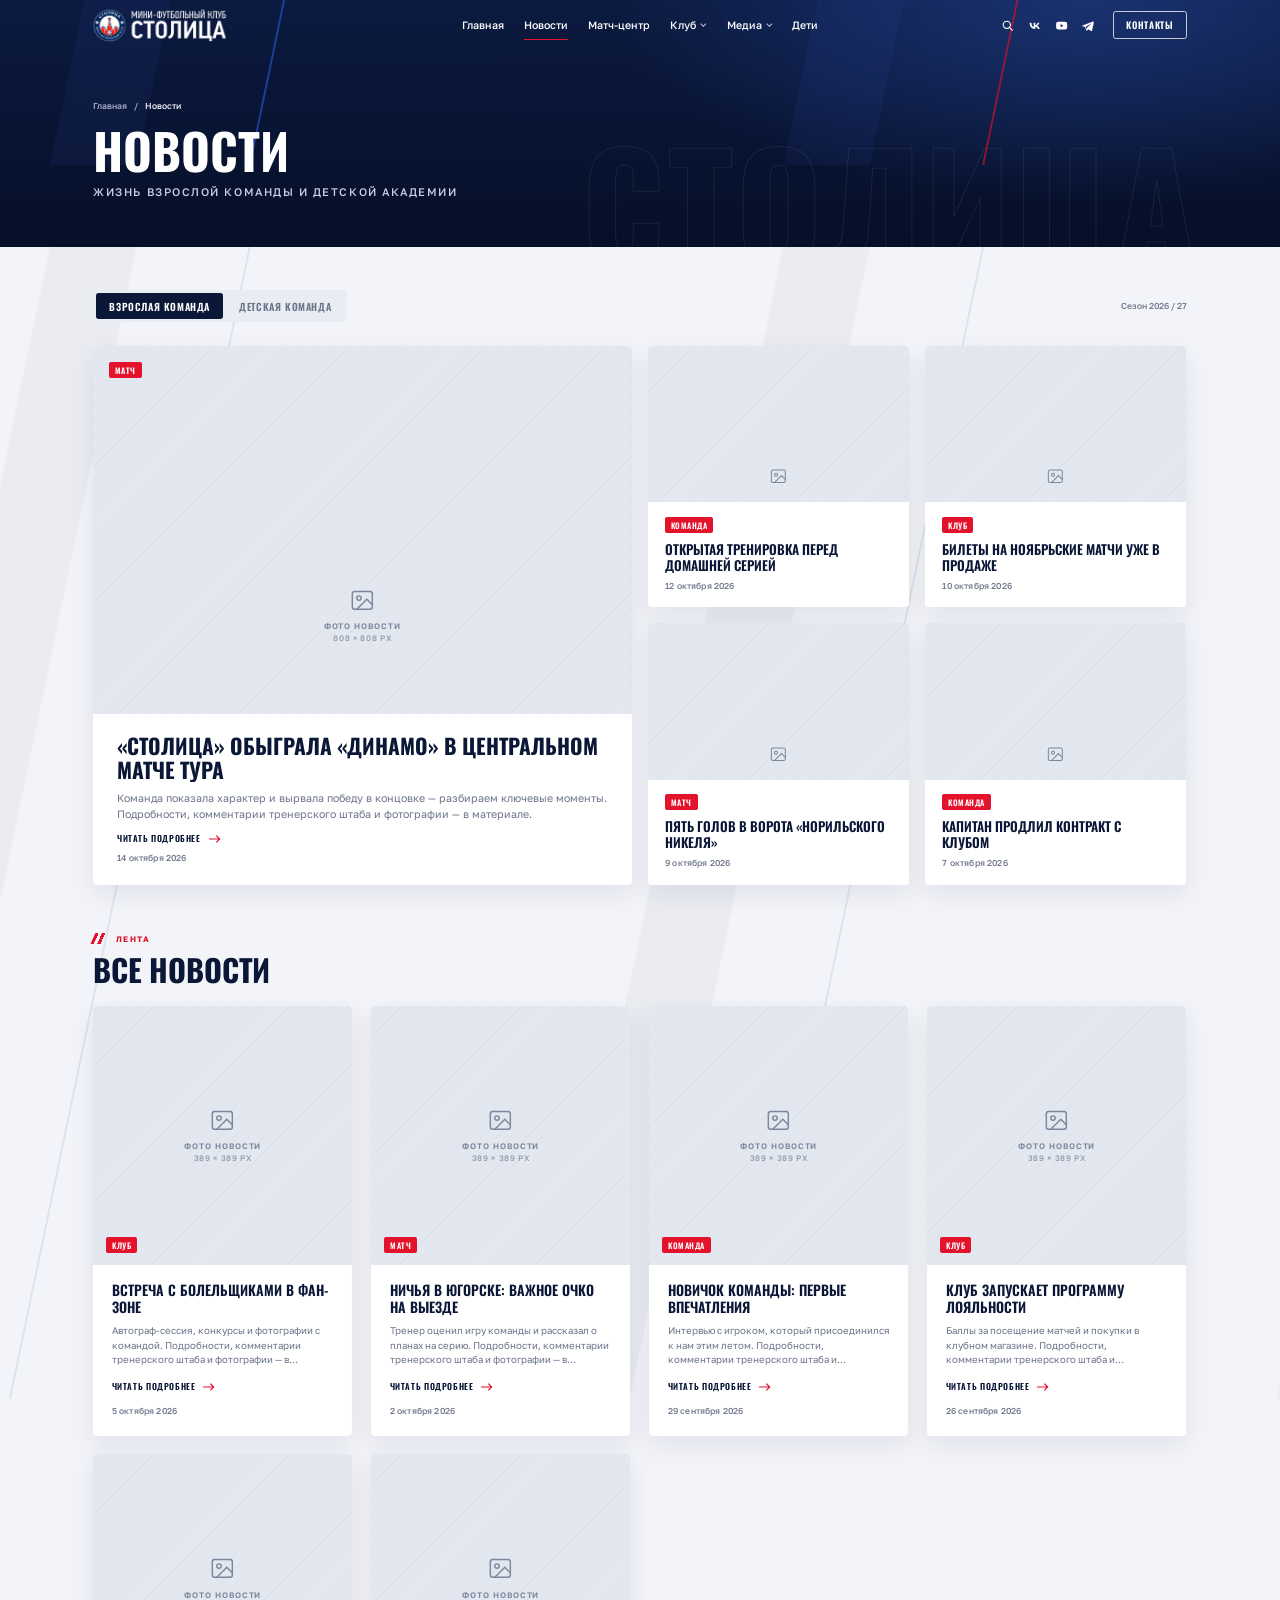
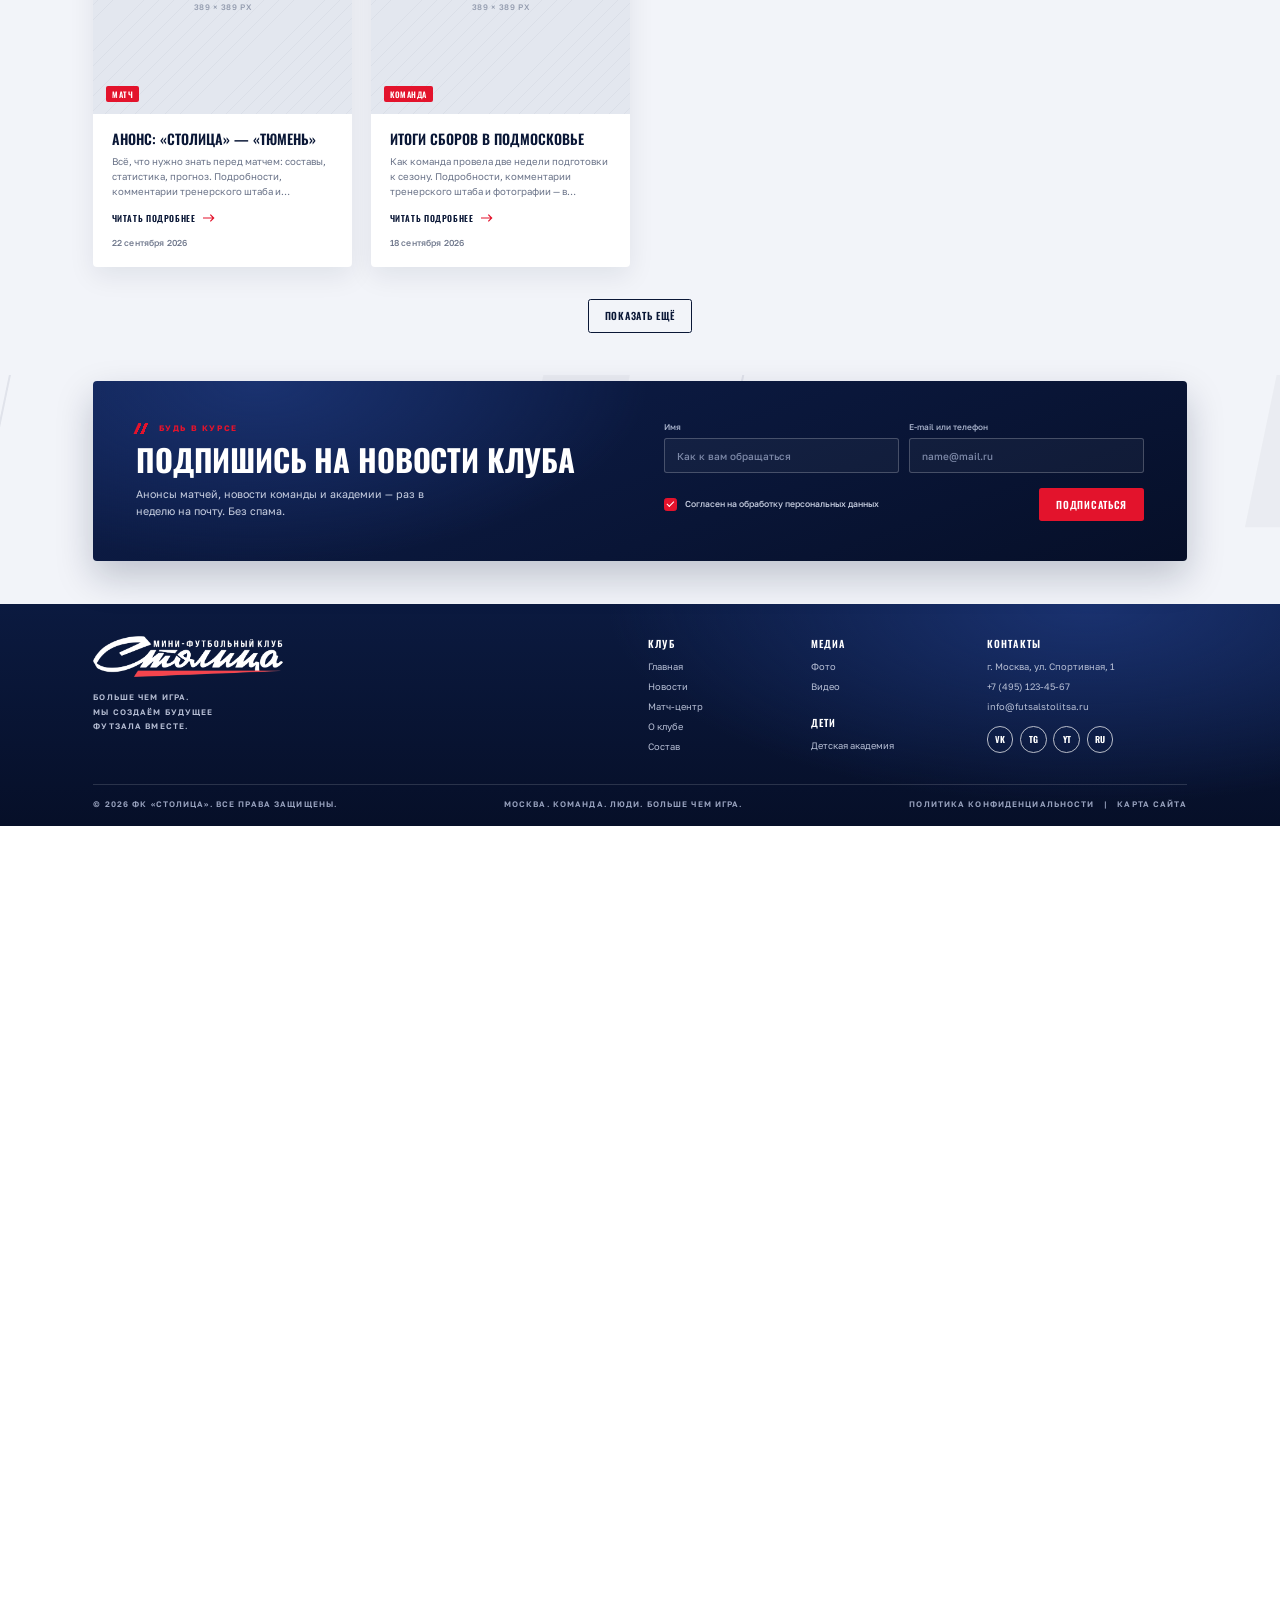
<file: news/variant-b.html>
<!DOCTYPE html>

<html class="wide rsp" data-deco-t="0.20824" data-deco-x0="566.2" lang="ru"><head><meta charset="utf-8"/><meta name="viewport" content="width=device-width,initial-scale=1"/>
<title>[Вариант B] МФК «Столица» — Новости</title><link rel="stylesheet" href="../assets/css/style.css"><link rel="stylesheet" href="../assets/css/pages.css"><link rel="stylesheet" href="../assets/css/responsive.css"><link rel="stylesheet" href="../assets/css/square.css">
<script>(function(){var d=document.documentElement;function f(){var w=window.innerWidth,m=w<1280,z=Math.min(1,w/1920);d.classList.toggle('mob',m);d.style.zoom=(!m&&z<1)?z:'';d.style.setProperty('--bleed',m?'0px':Math.max(0,(d.clientWidth-1920)/2)+'px')}f();addEventListener('resize',f)})()</script></head><body><header class="hdr dk"><div class="logo"><img alt="МФК Столица" src="../assets/img/logo_hdr_w.png" style="height:50px;width:auto"/></div>
<nav class="nav"><a class="" href="../page-1/index.html">Главная</a><a class="on" href="../news/index.html">Новости</a><a class="" href="../match-center/index.html">Матч-центр</a><span class="dd"><a href="../club/index.html" aria-haspopup="true">Клуб<svg class="chev" fill="none" stroke="currentColor" stroke-width="1.6" viewbox="0 0 10 6"><path d="M1 1l4 4 4-4"></path></svg></a><div class="ddm"><a href="../club/index.html" tabindex="0">О клубе</a><a href="../squad/index.html" tabindex="0">Состав</a></div></span><span class="dd"><a href="../media/index.html" aria-haspopup="true">Медиа<svg class="chev" fill="none" stroke="currentColor" stroke-width="1.6" viewbox="0 0 10 6"><path d="M1 1l4 4 4-4"></path></svg></a><div class="ddm"><a href="../media/index.html#photo" tabindex="0">Фото</a><a href="../media/index.html#video" tabindex="0">Видео</a></div></span><a class="" href="../kids/index.html">Дети</a><a class="btn btn-red mob-only" href="#contacts">Контакты</a></nav><div class="hright"><div class="hicons"><a href="#search" aria-label="Поиск"><svg fill="none" stroke="currentColor" stroke-width="2" viewbox="0 0 24 24"><circle cx="10.5" cy="10.5" r="6.5"></circle><path d="M15.5 15.5L21 21"></path></svg></a><a href="https://vk.com" aria-label="ВКонтакте" target="_blank" rel="noopener noreferrer"><svg fill="currentColor" viewbox="0 0 24 24"><path d="M12.8 18C6.6 18 3.1 13.8 3 6.8h3.1c.1 5.1 2.4 7.3 4.1 7.7V6.8h2.9v4.4c1.8-.2 3.6-2.2 4.3-4.4h2.9c-.5 2.7-2.5 4.7-3.9 5.5 1.4.7 3.7 2.4 4.6 5.7h-3.2c-.7-2.2-2.4-3.8-4.7-4V18h-.3z"></path></svg></a><a href="https://www.youtube.com" aria-label="YouTube" target="_blank" rel="noopener noreferrer"><svg fill="currentColor" viewbox="0 0 24 24"><path d="M21.6 7.2a2.5 2.5 0 00-1.8-1.8C18.2 5 12 5 12 5s-6.2 0-7.8.4A2.5 2.5 0 002.4 7.2 26 26 0 002 12a26 26 0 00.4 4.8 2.5 2.5 0 001.8 1.8C5.8 19 12 19 12 19s6.2 0 7.8-.4a2.5 2.5 0 001.8-1.8A26 26 0 0022 12a26 26 0 00-.4-4.8zM10 15V9l5.2 3L10 15z"></path></svg></a><a href="https://t.me" aria-label="Telegram" target="_blank" rel="noopener noreferrer"><svg fill="currentColor" viewbox="0 0 24 24"><path d="M21.5 4.3L2.9 11.5c-1.3.5-1.2 1.2-.2 1.5l4.8 1.5 1.8 5.6c.2.6.4.8.9.8.4 0 .6-.2.9-.4l2.3-2.2 4.8 3.5c.9.5 1.5.2 1.7-.8l3.1-14.7c.3-1.3-.5-1.8-1.5-1.5zM8.6 14.1l9.8-6.2c.5-.3.9-.1.5.2l-8.3 7.6-.3 3.4-1.7-5z"></path></svg></a></div><a class="btn btn-out w" href="#contacts">Контакты</a></div><button aria-label="Меню" class="burger" type="button"><i></i><i></i><i></i></button></header>
<section class="navybg phero" style="color:#fff"><div class="ghost dk" style="right:calc(50% - 960px + 120px);bottom:-18px;font-size:220px">Столица</div>
<div class="wrap" style="padding-top:150px;padding-bottom:72px">
<div class="crumbs hi" style="--d:120ms"><a href="../page-1/index.html">Главная</a><span>/</span><b>Новости</b></div>
<h1 class="h1 hi" style="--d:220ms;font-size:74px;margin-top:22px">Новости</h1>
<p class="sub hi" style="--d:340ms;margin-top:18px;font-size:16.5px;color:#C9D0E2">Жизнь взрослой команды и детской академии</p></div></section>
<section class="sec" data-news="" style="background:var(--light);padding-top:64px"><div class="wrap">
<div class="nbar" data-r=""><div class="tabs"><span class="on" data-tab="adult">Взрослая команда</span><span data-tab="kids">Детская команда</span></div>
<span class="vkcap">Сезон 2026 / 27</span></div>
<div class="npanel" data-panel="adult"><div class="rshow lay-b" data-r=""><article class="rbig"><div class="ri"><div class="phd" style="position:absolute;inset:0"><svg fill="none" stroke="currentColor" stroke-width="1.3" viewbox="0 0 24 24"><rect height="16" rx="2" width="18" x="3" y="4"></rect><circle cx="9" cy="10" r="2"></circle><path d="M21 16l-5-5-9 9"></path></svg><span class="phl" data-l="Фото новости">Фото новости</span></div><span class="chip">Матч</span></div>
<div class="rb"><div class="h3">«Столица» обыграла «Динамо» в центральном матче тура</div><p class="p">Команда показала характер и вырвала победу в концовке — разбираем ключевые моменты. Подробности, комментарии тренерского штаба и фотографии — в материале.</p><span class="link">Читать подробнее <svg class="ar" viewbox="0 0 18 12"><path d="M0 6h16M11 1l5 5-5 5" fill="none" stroke="currentColor" stroke-width="1.8"></path></svg></span><div class="dt">14 октября 2026</div></div></article><div class="rstack"><article class="rsm"><div class="ri"><div class="phd" style="position:absolute;inset:0"><svg fill="none" stroke="currentColor" stroke-width="1.3" viewbox="0 0 24 24"><rect height="16" rx="2" width="18" x="3" y="4"></rect><circle cx="9" cy="10" r="2"></circle><path d="M21 16l-5-5-9 9"></path></svg><span class="phl" data-l="Фото">Фото</span></div></div>
<div class="rb"><span class="chip">Команда</span><div class="h4">Открытая тренировка перед домашней серией</div><span class="link">Читать подробнее <svg class="ar" viewbox="0 0 18 12"><path d="M0 6h16M11 1l5 5-5 5" fill="none" stroke="currentColor" stroke-width="1.8"></path></svg></span><div class="dt">12 октября 2026</div></div></article><article class="rsm"><div class="ri"><div class="phd" style="position:absolute;inset:0"><svg fill="none" stroke="currentColor" stroke-width="1.3" viewbox="0 0 24 24"><rect height="16" rx="2" width="18" x="3" y="4"></rect><circle cx="9" cy="10" r="2"></circle><path d="M21 16l-5-5-9 9"></path></svg><span class="phl" data-l="Фото">Фото</span></div></div>
<div class="rb"><span class="chip">Клуб</span><div class="h4">Билеты на ноябрьские матчи уже в продаже</div><span class="link">Читать подробнее <svg class="ar" viewbox="0 0 18 12"><path d="M0 6h16M11 1l5 5-5 5" fill="none" stroke="currentColor" stroke-width="1.8"></path></svg></span><div class="dt">10 октября 2026</div></div></article><article class="rsm"><div class="ri"><div class="phd" style="position:absolute;inset:0"><svg fill="none" stroke="currentColor" stroke-width="1.3" viewbox="0 0 24 24"><rect height="16" rx="2" width="18" x="3" y="4"></rect><circle cx="9" cy="10" r="2"></circle><path d="M21 16l-5-5-9 9"></path></svg><span class="phl" data-l="Фото">Фото</span></div></div>
<div class="rb"><span class="chip">Матч</span><div class="h4">Пять голов в ворота «Норильского Никеля»</div><span class="link">Читать подробнее <svg class="ar" viewbox="0 0 18 12"><path d="M0 6h16M11 1l5 5-5 5" fill="none" stroke="currentColor" stroke-width="1.8"></path></svg></span><div class="dt">9 октября 2026</div></div></article><article class="rsm"><div class="ri"><div class="phd" style="position:absolute;inset:0"><svg fill="none" stroke="currentColor" stroke-width="1.3" viewbox="0 0 24 24"><rect height="16" rx="2" width="18" x="3" y="4"></rect><circle cx="9" cy="10" r="2"></circle><path d="M21 16l-5-5-9 9"></path></svg><span class="phl" data-l="Фото">Фото</span></div></div>
<div class="rb"><span class="chip">Команда</span><div class="h4">Капитан продлил контракт с клубом</div><span class="link">Читать подробнее <svg class="ar" viewbox="0 0 18 12"><path d="M0 6h16M11 1l5 5-5 5" fill="none" stroke="currentColor" stroke-width="1.8"></path></svg></span><div class="dt">7 октября 2026</div></div></article></div></div>
<div class="rhead" data-r=""><div class="eyebrow">Лента</div><h2 class="h2">Все новости</h2></div>
<div class="rgrid" data-stagger=""><article class="rcard"><div class="ri"><div class="phd" style="position:absolute;inset:0"><svg fill="none" stroke="currentColor" stroke-width="1.3" viewbox="0 0 24 24"><rect height="16" rx="2" width="18" x="3" y="4"></rect><circle cx="9" cy="10" r="2"></circle><path d="M21 16l-5-5-9 9"></path></svg><span class="phl" data-l="Фото новости">Фото новости</span></div><span class="chip">Клуб</span></div>
<div class="rb"><div class="h4">Встреча с болельщиками в фан-зоне</div><p class="nt">Автограф-сессия, конкурсы и фотографии с командой. Подробности, комментарии тренерского штаба и фотографии — в материале.</p><span class="link">Читать подробнее <svg class="ar" viewbox="0 0 18 12"><path d="M0 6h16M11 1l5 5-5 5" fill="none" stroke="currentColor" stroke-width="1.8"></path></svg></span><div class="dt">5 октября 2026</div></div></article><article class="rcard"><div class="ri"><div class="phd" style="position:absolute;inset:0"><svg fill="none" stroke="currentColor" stroke-width="1.3" viewbox="0 0 24 24"><rect height="16" rx="2" width="18" x="3" y="4"></rect><circle cx="9" cy="10" r="2"></circle><path d="M21 16l-5-5-9 9"></path></svg><span class="phl" data-l="Фото новости">Фото новости</span></div><span class="chip">Матч</span></div>
<div class="rb"><div class="h4">Ничья в Югорске: важное очко на выезде</div><p class="nt">Тренер оценил игру команды и рассказал о планах на серию. Подробности, комментарии тренерского штаба и фотографии — в материале.</p><span class="link">Читать подробнее <svg class="ar" viewbox="0 0 18 12"><path d="M0 6h16M11 1l5 5-5 5" fill="none" stroke="currentColor" stroke-width="1.8"></path></svg></span><div class="dt">2 октября 2026</div></div></article><article class="rcard"><div class="ri"><div class="phd" style="position:absolute;inset:0"><svg fill="none" stroke="currentColor" stroke-width="1.3" viewbox="0 0 24 24"><rect height="16" rx="2" width="18" x="3" y="4"></rect><circle cx="9" cy="10" r="2"></circle><path d="M21 16l-5-5-9 9"></path></svg><span class="phl" data-l="Фото новости">Фото новости</span></div><span class="chip">Команда</span></div>
<div class="rb"><div class="h4">Новичок команды: первые впечатления</div><p class="nt">Интервью с игроком, который присоединился к нам этим летом. Подробности, комментарии тренерского штаба и фотографии — в материале.</p><span class="link">Читать подробнее <svg class="ar" viewbox="0 0 18 12"><path d="M0 6h16M11 1l5 5-5 5" fill="none" stroke="currentColor" stroke-width="1.8"></path></svg></span><div class="dt">29 сентября 2026</div></div></article><article class="rcard"><div class="ri"><div class="phd" style="position:absolute;inset:0"><svg fill="none" stroke="currentColor" stroke-width="1.3" viewbox="0 0 24 24"><rect height="16" rx="2" width="18" x="3" y="4"></rect><circle cx="9" cy="10" r="2"></circle><path d="M21 16l-5-5-9 9"></path></svg><span class="phl" data-l="Фото новости">Фото новости</span></div><span class="chip">Клуб</span></div>
<div class="rb"><div class="h4">Клуб запускает программу лояльности</div><p class="nt">Баллы за посещение матчей и покупки в клубном магазине. Подробности, комментарии тренерского штаба и фотографии — в материале.</p><span class="link">Читать подробнее <svg class="ar" viewbox="0 0 18 12"><path d="M0 6h16M11 1l5 5-5 5" fill="none" stroke="currentColor" stroke-width="1.8"></path></svg></span><div class="dt">26 сентября 2026</div></div></article><article class="rcard"><div class="ri"><div class="phd" style="position:absolute;inset:0"><svg fill="none" stroke="currentColor" stroke-width="1.3" viewbox="0 0 24 24"><rect height="16" rx="2" width="18" x="3" y="4"></rect><circle cx="9" cy="10" r="2"></circle><path d="M21 16l-5-5-9 9"></path></svg><span class="phl" data-l="Фото новости">Фото новости</span></div><span class="chip">Матч</span></div>
<div class="rb"><div class="h4">Анонс: «Столица» — «Тюмень»</div><p class="nt">Всё, что нужно знать перед матчем: составы, статистика, прогноз. Подробности, комментарии тренерского штаба и фотографии — в материале.</p><span class="link">Читать подробнее <svg class="ar" viewbox="0 0 18 12"><path d="M0 6h16M11 1l5 5-5 5" fill="none" stroke="currentColor" stroke-width="1.8"></path></svg></span><div class="dt">22 сентября 2026</div></div></article><article class="rcard"><div class="ri"><div class="phd" style="position:absolute;inset:0"><svg fill="none" stroke="currentColor" stroke-width="1.3" viewbox="0 0 24 24"><rect height="16" rx="2" width="18" x="3" y="4"></rect><circle cx="9" cy="10" r="2"></circle><path d="M21 16l-5-5-9 9"></path></svg><span class="phl" data-l="Фото новости">Фото новости</span></div><span class="chip">Команда</span></div>
<div class="rb"><div class="h4">Итоги сборов в Подмосковье</div><p class="nt">Как команда провела две недели подготовки к сезону. Подробности, комментарии тренерского штаба и фотографии — в материале.</p><span class="link">Читать подробнее <svg class="ar" viewbox="0 0 18 12"><path d="M0 6h16M11 1l5 5-5 5" fill="none" stroke="currentColor" stroke-width="1.8"></path></svg></span><div class="dt">18 сентября 2026</div></div></article><article class="rcard" data-more="" hidden=""><div class="ri"><div class="phd" style="position:absolute;inset:0"><svg fill="none" stroke="currentColor" stroke-width="1.3" viewbox="0 0 24 24"><rect height="16" rx="2" width="18" x="3" y="4"></rect><circle cx="9" cy="10" r="2"></circle><path d="M21 16l-5-5-9 9"></path></svg><span class="phl" data-l="Фото новости">Фото новости</span></div><span class="chip">Клуб</span></div>
<div class="rb"><div class="h4">Новая форма сезона 2026/27</div><p class="nt">Презентация домашнего и выездного комплектов. Подробности, комментарии тренерского штаба и фотографии — в материале.</p><span class="link">Читать подробнее <svg class="ar" viewbox="0 0 18 12"><path d="M0 6h16M11 1l5 5-5 5" fill="none" stroke="currentColor" stroke-width="1.8"></path></svg></span><div class="dt">15 сентября 2026</div></div></article><article class="rcard" data-more="" hidden=""><div class="ri"><div class="phd" style="position:absolute;inset:0"><svg fill="none" stroke="currentColor" stroke-width="1.3" viewbox="0 0 24 24"><rect height="16" rx="2" width="18" x="3" y="4"></rect><circle cx="9" cy="10" r="2"></circle><path d="M21 16l-5-5-9 9"></path></svg><span class="phl" data-l="Фото новости">Фото новости</span></div><span class="chip">Матч</span></div>
<div class="rb"><div class="h4">Первая победа сезона</div><p class="nt">Старт чемпионата получился удачным — три очка дома. Подробности, комментарии тренерского штаба и фотографии — в материале.</p><span class="link">Читать подробнее <svg class="ar" viewbox="0 0 18 12"><path d="M0 6h16M11 1l5 5-5 5" fill="none" stroke="currentColor" stroke-width="1.8"></path></svg></span><div class="dt">11 сентября 2026</div></div></article></div></div><div class="npanel" data-panel="kids" hidden=""><div class="rshow lay-b" data-r=""><article class="rbig"><div class="ri"><div class="phd" style="position:absolute;inset:0"><svg fill="none" stroke="currentColor" stroke-width="1.3" viewbox="0 0 24 24"><rect height="16" rx="2" width="18" x="3" y="4"></rect><circle cx="9" cy="10" r="2"></circle><path d="M21 16l-5-5-9 9"></path></svg><span class="phl" data-l="Фото новости">Фото новости</span></div><span class="chip">Академия</span></div>
<div class="rb"><div class="h3">Младшие группы выиграли домашний турнир</div><p class="p">Ребята провели пять матчей и не проиграли ни одного. Подробности, комментарии тренерского штаба и фотографии — в материале.</p><span class="link">Читать подробнее <svg class="ar" viewbox="0 0 18 12"><path d="M0 6h16M11 1l5 5-5 5" fill="none" stroke="currentColor" stroke-width="1.8"></path></svg></span><div class="dt">13 октября 2026</div></div></article><div class="rstack"><article class="rsm"><div class="ri"><div class="phd" style="position:absolute;inset:0"><svg fill="none" stroke="currentColor" stroke-width="1.3" viewbox="0 0 24 24"><rect height="16" rx="2" width="18" x="3" y="4"></rect><circle cx="9" cy="10" r="2"></circle><path d="M21 16l-5-5-9 9"></path></svg><span class="phl" data-l="Фото">Фото</span></div></div>
<div class="rb"><span class="chip">Набор</span><div class="h4">Открыт набор в группы 2017–2019 г. р.</div><span class="link">Читать подробнее <svg class="ar" viewbox="0 0 18 12"><path d="M0 6h16M11 1l5 5-5 5" fill="none" stroke="currentColor" stroke-width="1.8"></path></svg></span><div class="dt">11 октября 2026</div></div></article><article class="rsm"><div class="ri"><div class="phd" style="position:absolute;inset:0"><svg fill="none" stroke="currentColor" stroke-width="1.3" viewbox="0 0 24 24"><rect height="16" rx="2" width="18" x="3" y="4"></rect><circle cx="9" cy="10" r="2"></circle><path d="M21 16l-5-5-9 9"></path></svg><span class="phl" data-l="Фото">Фото</span></div></div>
<div class="rb"><span class="chip">Академия</span><div class="h4">Мастер-класс от игроков основы</div><span class="link">Читать подробнее <svg class="ar" viewbox="0 0 18 12"><path d="M0 6h16M11 1l5 5-5 5" fill="none" stroke="currentColor" stroke-width="1.8"></path></svg></span><div class="dt">8 октября 2026</div></div></article><article class="rsm"><div class="ri"><div class="phd" style="position:absolute;inset:0"><svg fill="none" stroke="currentColor" stroke-width="1.3" viewbox="0 0 24 24"><rect height="16" rx="2" width="18" x="3" y="4"></rect><circle cx="9" cy="10" r="2"></circle><path d="M21 16l-5-5-9 9"></path></svg><span class="phl" data-l="Фото">Фото</span></div></div>
<div class="rb"><span class="chip">Турнир</span><div class="h4">Сборная академии — серебряный призёр</div><span class="link">Читать подробнее <svg class="ar" viewbox="0 0 18 12"><path d="M0 6h16M11 1l5 5-5 5" fill="none" stroke="currentColor" stroke-width="1.8"></path></svg></span><div class="dt">6 октября 2026</div></div></article><article class="rsm"><div class="ri"><div class="phd" style="position:absolute;inset:0"><svg fill="none" stroke="currentColor" stroke-width="1.3" viewbox="0 0 24 24"><rect height="16" rx="2" width="18" x="3" y="4"></rect><circle cx="9" cy="10" r="2"></circle><path d="M21 16l-5-5-9 9"></path></svg><span class="phl" data-l="Фото">Фото</span></div></div>
<div class="rb"><span class="chip">Академия</span><div class="h4">Родительское собрание сезона</div><span class="link">Читать подробнее <svg class="ar" viewbox="0 0 18 12"><path d="M0 6h16M11 1l5 5-5 5" fill="none" stroke="currentColor" stroke-width="1.8"></path></svg></span><div class="dt">3 октября 2026</div></div></article></div></div>
<div class="rhead" data-r=""><div class="eyebrow">Лента</div><h2 class="h2">Все новости</h2></div>
<div class="rgrid" data-stagger=""><article class="rcard"><div class="ri"><div class="phd" style="position:absolute;inset:0"><svg fill="none" stroke="currentColor" stroke-width="1.3" viewbox="0 0 24 24"><rect height="16" rx="2" width="18" x="3" y="4"></rect><circle cx="9" cy="10" r="2"></circle><path d="M21 16l-5-5-9 9"></path></svg><span class="phl" data-l="Фото новости">Фото новости</span></div><span class="chip">Набор</span></div>
<div class="rb"><div class="h4">Новые тренеры академии</div><p class="nt">Знакомимся с наставниками, которые пришли в этом сезоне. Подробности, комментарии тренерского штаба и фотографии — в материале.</p><span class="link">Читать подробнее <svg class="ar" viewbox="0 0 18 12"><path d="M0 6h16M11 1l5 5-5 5" fill="none" stroke="currentColor" stroke-width="1.8"></path></svg></span><div class="dt">30 сентября 2026</div></div></article><article class="rcard"><div class="ri"><div class="phd" style="position:absolute;inset:0"><svg fill="none" stroke="currentColor" stroke-width="1.3" viewbox="0 0 24 24"><rect height="16" rx="2" width="18" x="3" y="4"></rect><circle cx="9" cy="10" r="2"></circle><path d="M21 16l-5-5-9 9"></path></svg><span class="phl" data-l="Фото новости">Фото новости</span></div><span class="chip">Турнир</span></div>
<div class="rb"><div class="h4">Кубок академии: расписание игр</div><p class="nt">Турнир пройдёт в три тура на нашей арене. Подробности, комментарии тренерского штаба и фотографии — в материале.</p><span class="link">Читать подробнее <svg class="ar" viewbox="0 0 18 12"><path d="M0 6h16M11 1l5 5-5 5" fill="none" stroke="currentColor" stroke-width="1.8"></path></svg></span><div class="dt">27 сентября 2026</div></div></article><article class="rcard"><div class="ri"><div class="phd" style="position:absolute;inset:0"><svg fill="none" stroke="currentColor" stroke-width="1.3" viewbox="0 0 24 24"><rect height="16" rx="2" width="18" x="3" y="4"></rect><circle cx="9" cy="10" r="2"></circle><path d="M21 16l-5-5-9 9"></path></svg><span class="phl" data-l="Фото новости">Фото новости</span></div><span class="chip">Академия</span></div>
<div class="rb"><div class="h4">Летний лагерь: как это было</div><p class="nt">Фотоотчёт и впечатления ребят о смене в Подмосковье. Подробности, комментарии тренерского штаба и фотографии — в материале.</p><span class="link">Читать подробнее <svg class="ar" viewbox="0 0 18 12"><path d="M0 6h16M11 1l5 5-5 5" fill="none" stroke="currentColor" stroke-width="1.8"></path></svg></span><div class="dt">24 сентября 2026</div></div></article><article class="rcard"><div class="ri"><div class="phd" style="position:absolute;inset:0"><svg fill="none" stroke="currentColor" stroke-width="1.3" viewbox="0 0 24 24"><rect height="16" rx="2" width="18" x="3" y="4"></rect><circle cx="9" cy="10" r="2"></circle><path d="M21 16l-5-5-9 9"></path></svg><span class="phl" data-l="Фото новости">Фото новости</span></div><span class="chip">Академия</span></div>
<div class="rb"><div class="h4">Воспитанник вызван в юношескую сборную</div><p class="nt">Поздравляем и желаем удачи на первом сборе. Подробности, комментарии тренерского штаба и фотографии — в материале.</p><span class="link">Читать подробнее <svg class="ar" viewbox="0 0 18 12"><path d="M0 6h16M11 1l5 5-5 5" fill="none" stroke="currentColor" stroke-width="1.8"></path></svg></span><div class="dt">20 сентября 2026</div></div></article><article class="rcard"><div class="ri"><div class="phd" style="position:absolute;inset:0"><svg fill="none" stroke="currentColor" stroke-width="1.3" viewbox="0 0 24 24"><rect height="16" rx="2" width="18" x="3" y="4"></rect><circle cx="9" cy="10" r="2"></circle><path d="M21 16l-5-5-9 9"></path></svg><span class="phl" data-l="Фото новости">Фото новости</span></div><span class="chip">Турнир</span></div>
<div class="rb"><div class="h4">Старт первенства Москвы</div><p class="nt">Расписание матчей всех возрастных групп. Подробности, комментарии тренерского штаба и фотографии — в материале.</p><span class="link">Читать подробнее <svg class="ar" viewbox="0 0 18 12"><path d="M0 6h16M11 1l5 5-5 5" fill="none" stroke="currentColor" stroke-width="1.8"></path></svg></span><div class="dt">17 сентября 2026</div></div></article><article class="rcard"><div class="ri"><div class="phd" style="position:absolute;inset:0"><svg fill="none" stroke="currentColor" stroke-width="1.3" viewbox="0 0 24 24"><rect height="16" rx="2" width="18" x="3" y="4"></rect><circle cx="9" cy="10" r="2"></circle><path d="M21 16l-5-5-9 9"></path></svg><span class="phl" data-l="Фото новости">Фото новости</span></div><span class="chip">Набор</span></div>
<div class="rb"><div class="h4">День открытых дверей академии</div><p class="nt">Экскурсия, пробная тренировка и консультации тренеров. Подробности, комментарии тренерского штаба и фотографии — в материале.</p><span class="link">Читать подробнее <svg class="ar" viewbox="0 0 18 12"><path d="M0 6h16M11 1l5 5-5 5" fill="none" stroke="currentColor" stroke-width="1.8"></path></svg></span><div class="dt">14 сентября 2026</div></div></article><article class="rcard" data-more="" hidden=""><div class="ri"><div class="phd" style="position:absolute;inset:0"><svg fill="none" stroke="currentColor" stroke-width="1.3" viewbox="0 0 24 24"><rect height="16" rx="2" width="18" x="3" y="4"></rect><circle cx="9" cy="10" r="2"></circle><path d="M21 16l-5-5-9 9"></path></svg><span class="phl" data-l="Фото новости">Фото новости</span></div><span class="chip">Академия</span></div>
<div class="rb"><div class="h4">Новая форма для воспитанников</div><p class="nt">Комплекты вручили всем группам перед стартом сезона. Подробности, комментарии тренерского штаба и фотографии — в материале.</p><span class="link">Читать подробнее <svg class="ar" viewbox="0 0 18 12"><path d="M0 6h16M11 1l5 5-5 5" fill="none" stroke="currentColor" stroke-width="1.8"></path></svg></span><div class="dt">10 сентября 2026</div></div></article><article class="rcard" data-more="" hidden=""><div class="ri"><div class="phd" style="position:absolute;inset:0"><svg fill="none" stroke="currentColor" stroke-width="1.3" viewbox="0 0 24 24"><rect height="16" rx="2" width="18" x="3" y="4"></rect><circle cx="9" cy="10" r="2"></circle><path d="M21 16l-5-5-9 9"></path></svg><span class="phl" data-l="Фото новости">Фото новости</span></div><span class="chip">Турнир</span></div>
<div class="rb"><div class="h4">Товарищеский турнир с соседями</div><p class="nt">Игры с академиями Подмосковья прошли в дружеской атмосфере. Подробности, комментарии тренерского штаба и фотографии — в материале.</p><span class="link">Читать подробнее <svg class="ar" viewbox="0 0 18 12"><path d="M0 6h16M11 1l5 5-5 5" fill="none" stroke="currentColor" stroke-width="1.8"></path></svg></span><div class="dt">7 сентября 2026</div></div></article></div></div>
<div class="nmore" data-r=""><span class="btn btn-out" data-more-btn="">Показать ещё</span></div>
</div></section>
<section class="sec" style="background:var(--light);padding-top:8px"><div class="wrap">
<div class="subs dark" data-r=""><div class="sl"><div class="eyebrow">Будь в курсе</div><h2 class="h2">Подпишись на новости клуба</h2>
<p class="p">Анонсы матчей, новости команды и академии — раз в неделю на почту. Без спама.</p></div>
<form class="sf" onsubmit="return false"><div class="row"><label><span>Имя</span><input placeholder="Как к вам обращаться" type="text" required autocomplete="name"></label>
<label><span>E-mail или телефон</span><input placeholder="name@mail.ru" type="email" required autocomplete="email"></label></div>
<div class="row2"><label class="chk"><input checked="" type="checkbox" required><i></i><span>Согласен на обработку персональных данных</span></label><button class="btn btn-red" type="submit">Подписаться</button></div>
<div class="ok" role="status">Спасибо, заявка принята</div></form></div></div></section>
<section class="foot navybg" id="contacts">
<div class="wrap"><div class="fcols" data-stagger="" style="border-top:0">
<div><img alt="МФК Столица" src="../assets/img/logo_ftr.png" style="height:62px;width:auto"/>
<p class="cap" style="color:#B5BDD3;margin-top:26px;line-height:1.8">Больше чем игра.<br/>Мы создаём будущее<br/>футзала вместе.</p></div>
<div><h5>Клуб</h5><ul><li><a href="../page-1/index.html">Главная</a></li><li><a href="../news/index.html">Новости</a></li><li><a href="../match-center/index.html">Матч-центр</a></li><li><a href="../club/index.html">О клубе</a></li><li><a href="../squad/index.html">Состав</a></li></ul></div><div class="fstack"><div><h5>Медиа</h5><ul><li><a href="../media/index.html#photo">Фото</a></li><li><a href="../media/index.html#video">Видео</a></li></ul></div><div><h5>Дети</h5><ul><li><a href="../kids/index.html">Детская академия</a></li></ul></div></div>
<div><h5>Контакты</h5><ul><li>г. Москва, ул. Спортивная, 1</li><li>+7 (495) 123-45-67</li><li>info@futsalstolitsa.ru</li></ul><div class="soc"><a href="https://vk.com" aria-label="ВКонтакте" target="_blank" rel="noopener noreferrer">VK</a><a href="https://t.me" aria-label="Telegram" target="_blank" rel="noopener noreferrer">TG</a><a href="https://www.youtube.com" aria-label="YouTube" target="_blank" rel="noopener noreferrer">YT</a><a href="https://rutube.ru" aria-label="Rutube" target="_blank" rel="noopener noreferrer">RU</a></div></div>
</div>
<div class="fbar"><span>© 2026 ФК «Столица». Все права защищены.</span><span>Москва. Команда. Люди. Больше чем игра.</span><span>Политика конфиденциальности   |   Карта сайта</span></div></div></section>
<script src="../assets/js/app.js"></script></body></html>
</file>
<file: assets/css/style.css>
:root{--navy:#0A1736;--deep:#060F28;--blue:#1C3C96;--red:#E3132C;--light:#F2F4F9;--line:#DDE2EC;--grey:#6B7489;--white:#fff;
--disp:'Oswald',sans-serif;--text:'Golos Text',sans-serif;--pad:80px;--sec:64px;--r:6px}
*{box-sizing:border-box;margin:0;padding:0}
body{width:1440px;font-family:var(--text);color:var(--navy);background:#fff;font-size:16px;line-height:1.5;-webkit-font-smoothing:antialiased}
img{display:block}
.wrap{padding:0 var(--pad);position:relative;z-index:2}
/* ---------- type ---------- */
.h1{font-family:var(--disp);font-weight:700;font-size:100px;line-height:.9;letter-spacing:0;text-transform:uppercase}
.club{display:flex;align-items:center;gap:14px;font-family:var(--disp);font-weight:500;font-size:26px;line-height:1;letter-spacing:.1em;text-transform:uppercase;margin-bottom:14px}
.club::before{content:"";width:40px;height:3px;background:var(--red);flex:none}
.sub{font-family:var(--text);font-weight:500;font-size:19px;line-height:1.4;letter-spacing:.14em;text-transform:uppercase}
.h2{font-family:var(--disp);font-weight:700;font-size:46px;line-height:1;text-transform:uppercase;letter-spacing:-.005em}
.h3{font-family:var(--disp);font-weight:700;font-size:24px;line-height:1.1;text-transform:uppercase}
.h4{font-family:var(--disp);font-weight:600;font-size:18px;line-height:1.15;text-transform:uppercase}
.eyebrow{display:flex;align-items:center;gap:12px;font-family:var(--text);font-weight:700;font-size:12px;letter-spacing:.2em;text-transform:uppercase;color:var(--red);margin-bottom:14px}
.eyebrow::before{content:"";width:22px;height:16px;background:linear-gradient(90deg,var(--red) 0 5px,transparent 5px 10px,var(--red) 10px 15px,transparent 15px);transform:skewX(-24deg);flex:none}
.eyebrow b{font-weight:700;opacity:.55}
.p{font-size:16px;line-height:1.55;color:var(--grey)}
.dark .p{color:#B5BDD3}
.cap{font-size:12px;font-weight:600;letter-spacing:.14em;text-transform:uppercase;color:var(--grey)}
/* ---------- buttons / chips / arrows ---------- */
.btn{display:inline-flex;align-items:center;gap:14px;height:50px;padding:0 24px;border-radius:4px;font-family:var(--disp);font-weight:600;font-size:15px;letter-spacing:.07em;text-transform:uppercase;white-space:nowrap;border:1.5px solid transparent}
.btn .ar{width:18px;height:12px;flex:none}
.btn-red{background:var(--red);color:#fff}
.btn-out{border-color:currentColor;color:var(--navy)}
.dark .btn-out,.btn-out.w{color:#fff;border-color:rgba(255,255,255,.75)}
.btn-out .ar{color:var(--red)}
.chip{display:inline-flex;align-items:center;height:26px;padding:0 10px;border-radius:3px;background:var(--red);color:#fff;font-family:var(--disp);font-weight:600;font-size:13px;letter-spacing:.08em;text-transform:uppercase}
.tabs{display:inline-flex;gap:4px;padding:4px;border-radius:6px;background:#E9ECF3}
.tabs span{height:40px;padding:0 20px;display:flex;align-items:center;border-radius:4px;font-family:var(--disp);font-weight:600;font-size:15px;letter-spacing:.06em;text-transform:uppercase;color:var(--grey)}
.tabs span.on{background:var(--navy);color:#fff}
.dark .tabs{background:rgba(255,255,255,.08)} .dark .tabs span{color:#AEB7CF} .dark .tabs span.on{background:#fff;color:var(--navy)}
.circ{width:52px;height:52px;border-radius:50%;border:1.5px solid var(--navy);display:flex;align-items:center;justify-content:center;color:var(--navy);flex:none;background:transparent}
.circ svg{width:20px;height:14px}
.circ.w{border-color:rgba(255,255,255,.85);color:#fff}
.circ.sm{width:44px;height:44px}
.field{display:flex;align-items:center}
.field i{display:block;height:1.5px;width:56px;background:currentColor;opacity:.6;position:relative}
.field i.dot::after{content:"";position:absolute;left:50%;top:50%;width:9px;height:9px;border-radius:50%;background:currentColor;transform:translate(-50%,-50%)}
.field .n{font-family:var(--disp);font-weight:600;font-size:16px;letter-spacing:.06em;margin:0 14px}
.link{font-family:var(--disp);font-weight:600;font-size:15px;letter-spacing:.07em;text-transform:uppercase;display:inline-flex;align-items:center;gap:12px}
.link .ar{width:18px;height:12px;color:var(--red)}
.card{background:#fff;border-radius:var(--r);box-shadow:0 14px 40px rgba(10,23,54,.10);overflow:hidden}
.sec-head{display:flex;justify-content:space-between;align-items:flex-end;margin-bottom:32px}
section{position:relative;overflow:hidden}
.sec{padding:var(--sec) 0}
/* ---------- header ---------- */
.hdr{height:76px;display:flex;align-items:center;padding:0 var(--pad);position:relative;z-index:5;gap:44px}
.logo{display:flex;align-items:center;gap:12px}
.logo img{height:52px}
.logo .wm{font-family:var(--disp);font-weight:700;font-size:30px;line-height:.9;text-transform:uppercase}
.logo .wm small{display:block;white-space:nowrap;font-family:var(--text);font-weight:700;font-size:9.5px;letter-spacing:.32em;margin-top:5px;color:var(--red)}
.nav{display:flex;gap:26px;font-family:var(--text);font-weight:500;font-size:14.5px;flex:1;white-space:nowrap}
.nav span.on,.nav>a:not(.btn).on{position:relative}
.nav span.on::after,.nav>a:not(.btn).on::after{content:"";position:absolute;left:0;right:0;bottom:-10px;height:2px;background:var(--red)}
.hicons{display:flex;gap:20px;align-items:center}
.hicons a{display:inline-flex;color:inherit;text-decoration:none;line-height:0}
.hicons svg{width:20px;height:20px}
.hdr .btn{height:42px;padding:0 18px;font-size:14px}
.hdr.dk{color:#fff} .hdr.lt{background:#fff;color:var(--navy);box-shadow:0 1px 0 var(--line)}
/* ---------- diagonals / textures ---------- */
.diag{position:absolute;pointer-events:none;transform:skewX(-28deg);z-index:1}
.diag.r{background:var(--red)} .diag.b{background:var(--blue)}
.panes{position:absolute;inset:0;z-index:0;pointer-events:none;
 background:linear-gradient(118deg,transparent 0 58%,rgba(10,23,54,.035) 58% 66%,transparent 66% 100%),
            linear-gradient(118deg,transparent 0 8%,rgba(10,23,54,.03) 8% 13%,transparent 13% 100%),
            linear-gradient(118deg,transparent 0 80%,rgba(10,23,54,.03) 80% 90%,transparent 90%)}
.navybg{background:radial-gradient(1200px 500px at 85% 0%,#1A3270 0%,transparent 60%),linear-gradient(180deg,#0B1A40,#060F28)}
.navybg::before{content:"";position:absolute;inset:0;z-index:0;
 background:repeating-linear-gradient(118deg,transparent 0 140px,rgba(255,255,255,.025) 140px 220px,transparent 220px 380px)}
/* ---------- match card ---------- */
.mc-head{display:flex;justify-content:space-between;align-items:center}
.mc-team{display:flex;flex-direction:column;align-items:center;gap:6px;width:120px;text-align:center}
.mc-team img{height:54px}
.mc-team b{font-family:var(--disp);font-weight:600;font-size:16px;text-transform:uppercase;line-height:1.1}
.mc-team s{text-decoration:none;font-size:12px;color:var(--grey)}
.crest{width:54px;height:54px;border-radius:50%;border:2px solid var(--navy);display:flex;align-items:center;justify-content:center;font-family:var(--disp);font-weight:700;font-size:18px;color:var(--navy);background:#fff}
/* ---------- news ---------- */
.news{display:grid;grid-template-columns:676px 1fr;gap:16px}
.nbig{position:relative;height:510px;border-radius:var(--r);overflow:hidden;color:#fff}
.nbig img{position:absolute;inset:0;width:100%;height:100%;object-fit:cover}
.nbig::after{content:"";position:absolute;inset:0;background:linear-gradient(180deg,transparent 42%,rgba(6,15,40,.6) 62%,rgba(6,15,40,.94) 86%)}
.nbig .in{position:absolute;left:36px;right:36px;bottom:36px;z-index:2}
.nbig .h3{font-size:32px;margin:12px 0 0}
.nbig .meta{font-size:13px;font-weight:600;letter-spacing:.14em;text-transform:uppercase;color:#C9D0E2;margin-top:16px}
.nbig .circ{position:absolute;right:0;bottom:4px}
.nsm{display:grid;grid-template-columns:250px 1fr;gap:26px;height:247px;background:#fff;border-radius:var(--r);overflow:hidden;box-shadow:0 14px 40px rgba(10,23,54,.08)}
.nsm img{width:250px;height:247px;object-fit:cover}
.nsm .in{padding:24px 26px 22px 0;display:flex;flex-direction:column}
.nsm .top{display:flex;gap:14px;align-items:center}
.nsm .date{font-size:12px;font-weight:600;letter-spacing:.14em;text-transform:uppercase;color:var(--grey)}
.nsm .h3{font-size:22px;margin:14px 0 8px}
.nsm .p{font-size:15px}
.nsm .more{margin-top:auto;display:flex;justify-content:space-between;align-items:center;border-top:1px solid var(--line);padding-top:12px;font-size:14px;color:var(--grey)}
.nsm .more svg{width:18px;height:12px;color:var(--red)}
/* ---------- squad ---------- */
.sq{display:grid;gap:16px}
.pc{background:#fff;border-radius:var(--r);overflow:hidden;box-shadow:0 14px 40px rgba(10,23,54,.08)}
.pc .ph{position:relative;overflow:hidden}
.pc .ph img{width:100%;display:block}
.pc .num{position:absolute;font-family:var(--disp);font-weight:700;color:var(--navy);line-height:.82;letter-spacing:-.02em}
.pc .nm{font-family:var(--disp);font-weight:700;font-size:24px;line-height:1.02;text-transform:uppercase}
.pc .role{font-size:13px;font-weight:600;letter-spacing:.14em;text-transform:uppercase;color:var(--grey)}
.flag{width:22px;height:15px;border-radius:2px;background:linear-gradient(#fff 0 33.3%,#1C48B8 33.3% 66.6%,#E3132C 66.6%);box-shadow:0 0 0 1px #dfe3ea}
/* ---------- media ---------- */
.mband{position:relative;color:#fff;padding:34px 0 40px}
.mtop{display:flex;justify-content:space-between;font-size:13px;font-weight:700;letter-spacing:.16em;text-transform:uppercase;color:#C9D0E2;margin-bottom:22px}
.mrow{position:relative;height:364px}
.mmain{position:absolute;left:268px;width:904px;height:364px;border-radius:var(--r);overflow:hidden}
.mmain img{width:100%;height:100%;object-fit:cover}
.mmain::after{content:"";position:absolute;inset:0;background:linear-gradient(180deg,rgba(6,15,40,.25) 0,transparent 25%,transparent 42%,rgba(6,15,40,.92) 85%)}
.mside{position:absolute;top:22px;height:320px;width:205px;border-radius:var(--r);overflow:hidden;opacity:.45}
.mside img{width:100%;height:100%;object-fit:cover}
.mmain .in{position:absolute;left:36px;right:36px;bottom:30px;z-index:2;display:flex;justify-content:space-between;align-items:flex-end}
.mmain .chip{position:absolute;left:24px;top:22px;z-index:2;background:rgba(6,15,40,.75)}
.mctl{display:flex;justify-content:space-between;align-items:center;margin-top:28px;padding:0 var(--pad)}
.thumbs{display:flex;gap:10px}
.thumbs img{width:76px;height:50px;object-fit:cover;border-radius:4px;opacity:.6}
.thumbs img.on{opacity:1;outline:2px solid #fff;outline-offset:2px}
/* ---------- footer ---------- */
.foot{color:#fff}
.fcols{display:grid;grid-template-columns:330px repeat(4,1fr) 230px;gap:28px;padding:52px 0 44px;border-top:1px solid rgba(255,255,255,.14)}
.fcols h5{font-family:var(--disp);font-weight:600;font-size:15px;letter-spacing:.12em;text-transform:uppercase;margin-bottom:18px}
.fcols li{list-style:none;font-size:14px;color:#B5BDD3;margin-bottom:10px}
.soc{display:flex;gap:10px;margin-top:18px}
.soc span,.soc a{width:40px;height:40px;border-radius:50%;border:1.5px solid rgba(255,255,255,.7);display:flex;align-items:center;justify-content:center;font-family:var(--disp);font-weight:700;font-size:13px;color:inherit;text-decoration:none}
.fbar{display:flex;justify-content:space-between;padding:22px 0 26px;border-top:1px solid rgba(255,255,255,.14);font-size:12px;font-weight:600;letter-spacing:.14em;text-transform:uppercase;color:#98A2BE}
.ghost{position:absolute;font-family:var(--disp);font-weight:700;text-transform:uppercase;color:transparent;-webkit-text-stroke:1.5px rgba(255,255,255,.07);z-index:1;white-space:nowrap}

/* ---------- compact match card ---------- */
.mcard{background:#fff;border-radius:var(--r);box-shadow:0 14px 40px rgba(10,23,54,.14);padding:24px 28px 0;color:var(--navy);width:416px}
.mcard .t{display:flex;justify-content:space-between;align-items:center}
.mcard .k{font-family:var(--disp);font-weight:600;font-size:14px;letter-spacing:.08em;text-transform:uppercase;color:var(--red);display:flex;align-items:center;gap:8px}
.mcard .k::before{content:"";width:3px;height:14px;background:var(--red)}
.mcard .k.past{color:var(--navy)} .mcard .k.past::before{background:var(--navy)}
.mcard .tr{font-size:12px;color:var(--grey);display:flex;align-items:center;gap:6px}
.mcard .tr svg{width:14px;height:14px;color:var(--navy)}
.mcard .m{display:grid;grid-template-columns:minmax(0,1fr) 54px minmax(0,1fr);column-gap:14px;align-items:center;padding:20px 0 20px}
.mcard .tm{display:flex;align-items:center;gap:10px;min-width:0}
.mcard .tm.r{flex-direction:row-reverse;text-align:right}
.mcard .tm img,.mcard .tm .crest{width:48px;height:48px;object-fit:contain;flex:none}
.mcard .tm b{display:block;font-family:var(--disp);font-weight:600;font-size:14px;line-height:1.12;letter-spacing:.01em;text-transform:uppercase}
.mcard .tm s{display:block;margin-top:3px}
.mcard .tm s{text-decoration:none;font-size:11px;color:var(--grey)}
.mcard .sc{text-align:center;font-family:var(--disp);font-weight:600;font-size:28px;line-height:1}
.mcard .sc.dash{color:var(--grey);font-size:22px}
.mcard .f{display:flex;align-items:center;gap:16px;border-top:1px solid var(--line);padding:14px 0 16px;font-size:12px;color:var(--grey)}
.mcard .f span{display:flex;align-items:center;gap:6px}
.mcard .f svg{width:13px;height:13px}
.mcard .f .circ{margin-left:auto;width:34px;height:34px}
.mcard .f .circ svg{width:14px;height:10px}
</file>
<file: assets/css/pages.css>
@font-face{font-family:'Oswald';src:url(../fonts/Oswald-Variable.ttf) format('truetype');font-weight:200 700;font-display:block}
@font-face{font-family:'Golos Text';src:url(../fonts/GolosText-Variable.ttf) format('truetype');font-weight:400 900;font-display:block}
html{background:#fff}
body{width:var(--W);margin:0 auto;overflow-x:hidden}
html.wide{--pad:140px}
:root{--W:1440px}
html.wide{--W:1920px}
/* sticky header */
.hdr{position:fixed;top:0;left:50%;width:var(--W);margin-left:calc(var(--W) / -2);z-index:50;transition:background-color .35s ease,box-shadow .35s ease,height .35s ease}
.hdr.dk.scrolled{background:rgba(8,19,47,.94);box-shadow:0 10px 30px rgba(0,0,0,.25);backdrop-filter:blur(8px);height:68px}
.hdr.lt.scrolled{box-shadow:0 8px 28px rgba(10,23,54,.10);height:68px}
.nav span,.nav>a:not(.btn){position:relative;cursor:pointer;transition:color .2s}
.nav span::after,.nav span.on::after,.nav>a:not(.btn)::after,.nav>a:not(.btn).on::after{content:"";position:absolute;left:0;right:0;bottom:-10px;height:2px;background:var(--red);transform:scaleX(0);transform-origin:left;transition:transform .3s ease}
.nav span:hover::after,.nav span.on::after,.nav>a:not(.btn):hover::after,.nav>a:not(.btn).on::after{transform:scaleX(1)}
.hdr.dk .nav span:hover,.hdr.dk .nav>a:not(.btn):hover{color:#fff}.hdr.lt .nav span:hover,.hdr.lt .nav>a:not(.btn):hover{color:var(--red)}
.hicons svg{transition:transform .2s,color .2s;cursor:pointer}.hicons svg:hover{transform:translateY(-2px);color:var(--red)}
/* buttons */
.btn{cursor:pointer;transition:transform .2s ease,background-color .2s,color .2s,border-color .2s,box-shadow .2s}
.btn:hover{transform:translateY(-2px)}
.btn-red:hover{background:#C50D22;box-shadow:0 10px 24px rgba(227,19,44,.32)}
.btn-out:hover{background:var(--navy)!important;color:#fff;border-color:var(--navy)}
.btn-out.w:hover,.dark .btn-out:hover,.foot .btn-out:hover{background:#fff!important;color:var(--navy);border-color:#fff}
.link{cursor:pointer}.link .ar{transition:transform .25s}.link:hover .ar{transform:translateX(5px)}
.circ{cursor:pointer;transition:background-color .2s,color .2s,transform .2s,border-color .2s}
.circ:hover{background:var(--navy);color:#fff;border-color:var(--navy)}
.circ.w:hover{background:#fff;color:var(--navy);border-color:#fff}
.circ.off{opacity:.3;pointer-events:none}
.tabs span{cursor:pointer;transition:background-color .25s,color .25s}
.tabs span:not(.on):hover{color:var(--navy);background:rgba(10,23,54,.06)}
.dark .tabs span:not(.on):hover{color:#fff;background:rgba(255,255,255,.08)}
/* hover cards */
.nbig,.nsm,.pc,.mcard,.card.hov{transition:transform .35s cubic-bezier(.2,.7,.2,1),box-shadow .35s}
.nbig img,.nsm img,.pc .ph img{transition:transform .7s cubic-bezier(.2,.7,.2,1)}
.nbig:hover,.nsm:hover,.pc:hover,.mcard:hover{transform:translateY(-6px);box-shadow:0 24px 50px rgba(10,23,54,.18)}
.nbig:hover img{transform:scale(1.04)}
.nsm:hover img,.pc:hover .ph img{transform:scale(1.06)}
.nbig,.nsm,.pc{cursor:pointer}
.nsm .more svg{transition:transform .25s}.nsm:hover .more svg{transform:translateX(5px)}
/* hero intro */
.hi{opacity:0;transform:translateY(26px)}
.loaded .hi{animation:hiUp .9s cubic-bezier(.2,.7,.2,1) forwards;animation-delay:var(--d,0ms)}
.hphoto{transform:scale(1.07);opacity:.0}
.loaded .hphoto{animation:hZoom 1.8s cubic-bezier(.2,.7,.2,1) forwards}
@keyframes hiUp{to{opacity:1;transform:none}}
@keyframes hZoom{0%{opacity:0;transform:scale(1.07)}35%{opacity:1}100%{opacity:1;transform:scale(1)}}
.hcard{opacity:0;transform:translateY(60px)}
.loaded .hcard{animation:hiUp 1s cubic-bezier(.2,.7,.2,1) forwards;animation-delay:var(--d,0ms)}
/* reveal on scroll */
[data-r]{opacity:0;transform:translateY(34px);transition:opacity .8s ease,transform .8s cubic-bezier(.2,.7,.2,1);transition-delay:var(--d,0ms)}
[data-r].in{opacity:1;transform:none}
/* squad carousel */
.sqv{overflow:visible;margin:-30px 0 -40px;padding:30px 0 40px}
.sqt{display:flex;gap:16px;transition:transform .6s cubic-bezier(.2,.7,.2,1),opacity .25s}
.sqt>.pc{flex:none;width:var(--cardw)}
.sqt.fade{opacity:0}
.sq-empty{display:none;height:300px;border:1.5px dashed var(--line);border-radius:6px;align-items:center;justify-content:center;flex-direction:column;gap:10px;color:var(--grey);text-align:center}
.sq-empty.show{display:flex}
.sqbar{display:flex;justify-content:space-between;align-items:center;margin-bottom:28px}
/* media carousel */
.mrow{height:364px}
.slide{position:absolute;top:0;left:calc((var(--W) - var(--sw)) / 2);width:var(--sw);height:364px;border-radius:var(--r);overflow:hidden;background:#0A1736;transition:transform .7s cubic-bezier(.2,.7,.2,1),opacity .7s;will-change:transform}
.slide>img.cov{width:100%;height:100%;object-fit:cover}
.slide::after{content:"";position:absolute;inset:0;background:linear-gradient(180deg,rgba(6,15,40,.25) 0,transparent 25%,transparent 42%,rgba(6,15,40,.92) 85%);pointer-events:none}
.slide .in{position:absolute;left:36px;right:36px;bottom:30px;z-index:2;display:flex;justify-content:space-between;align-items:flex-end;transition:opacity .4s .25s}
.slide:not(.on) .in,.slide:not(.on) .chip{opacity:0}
.slide .chip{position:absolute;left:0;top:2px;z-index:2;height:54px;min-width:262px;padding:0 22px 0 28px;border-radius:0 4px 4px 0;font-size:13px;background:#0A1736;transition:opacity .4s}
.marr{position:absolute;top:156px;z-index:5}
.thumbs img{cursor:pointer;transition:opacity .25s,outline-color .25s}
.thumbs img:hover{opacity:.9}
/* calendar */
.crows{min-height:330px;transition:opacity .25s}
.crows.fade{opacity:0}
.crow[hidden]{display:none}
.crow>div{transition:transform .3s,box-shadow .3s}
.crow>div:hover{transform:translateY(-3px);box-shadow:0 14px 30px rgba(10,23,54,.12)}
table tr{transition:background-color .2s}
table tr:not(:first-child):hover{background:#F5F7FB}
/* footer */
.fcols li{cursor:pointer;transition:color .2s}.fcols li:hover{color:#fff}
.soc span,.soc a{cursor:pointer;transition:background-color .2s,color .2s}.soc span:hover,.soc a:hover{background:#fff;color:var(--navy)}
/* static (for screenshots) + reduced motion */
.static .hi,.static .hcard,.static .hphoto,.static [data-r]{opacity:1!important;transform:none!important;animation:none!important;transition:none!important}
@media (prefers-reduced-motion:reduce){
 .hi,.hcard,.hphoto,[data-r]{opacity:1!important;transform:none!important;animation:none!important;transition:none!important}
 *{scroll-behavior:auto!important}
 .slide,.sqt,.nbig,.nsm,.pc,.mcard,.nbig img,.nsm img,.pc .ph img{transition-duration:.01ms!important}
}
/* image placeholders (prototype) */
.phd{position:relative;display:flex;flex-direction:column;align-items:center;justify-content:center;gap:10px;background:#E3E7EF;color:#7C869C;overflow:hidden;text-align:center}
.phd::before{content:"";position:absolute;inset:0;background:repeating-linear-gradient(135deg,rgba(10,23,54,.04) 0 1px,transparent 1px 16px);pointer-events:none}
.phd svg{width:40px;height:40px;position:relative}
.phd .phl{position:relative;font-family:var(--text);font-weight:600;font-size:12px;letter-spacing:.12em;text-transform:uppercase;line-height:1.5;max-width:90%}
.phd .phl b{display:block;font-weight:500;letter-spacing:.08em;opacity:.8}
.phd.dk{background:#1A2A55;color:#8796C2}
.phd.dk::before{background:repeating-linear-gradient(135deg,rgba(255,255,255,.035) 0 1px,transparent 1px 16px)}
.phd.bot{justify-content:flex-end;padding-bottom:26px}
.phd.top{justify-content:flex-start;padding-top:96px}
.phd.th{width:76px;height:50px;border-radius:4px;opacity:.6;cursor:pointer}
.phd.th svg{width:20px;height:20px}
.phd.th.on{opacity:1;outline:2px solid #fff;outline-offset:2px}
.phd.lg{border-radius:6px;flex-direction:row;gap:8px}
.phd.lg svg{width:22px;height:22px}
.phd.lg .phl{font-size:10px;letter-spacing:.1em}
.nsm .phd svg,.phd.small svg{width:32px;height:32px}
.mcard .crest,.mrow .crest,.crest{border-style:dashed}
/* full-bleed: backgrounds 100% of window, content centred in 1920 canvas */
body{width:auto!important;margin:0;overflow-x:hidden}
section,.foot,.mband{width:100%}
.wrap{max-width:var(--W);margin-left:auto;margin-right:auto;box-sizing:border-box}
.hdr{left:0;right:0;width:auto;margin-left:0;padding:0 max(var(--pad),calc(50% - var(--W) / 2 + var(--pad)))}
.stage{position:absolute;top:0;bottom:0;left:50%;width:var(--W);margin-left:calc(var(--W) / -2)}
.slide{left:calc(50% - var(--sw) / 2)}
/* header dropdowns */
.nav{align-items:center}
.nav>span,.nav>a:not(.btn){display:inline-flex;align-items:center;gap:6px;outline:none;color:inherit;text-decoration:none}
.nav>.dd>a{color:inherit;text-decoration:none;display:inline-flex;align-items:center;gap:6px;outline:none}
.nav .chev{width:10px;height:6px;opacity:.7;transition:transform .3s ease}
.nav .dd{position:relative}
.nav .dd::before{content:"";position:absolute;left:-14px;right:-14px;top:100%;height:26px}
.ddm{position:absolute;left:-18px;top:calc(100% + 22px);min-width:200px;padding:10px;border-radius:6px;display:flex;flex-direction:column;gap:2px;opacity:0;visibility:hidden;transform:translateY(8px);transition:opacity .25s ease,transform .3s cubic-bezier(.2,.7,.2,1),visibility .25s;z-index:60}
.nav .dd:hover .ddm,.nav .dd:focus-within .ddm{opacity:1;visibility:visible;transform:none}
.nav .dd:hover .chev,.nav .dd:focus-within .chev{transform:rotate(180deg)}
.ddm a{display:flex;align-items:center;gap:10px;padding:11px 14px;border-radius:4px;color:inherit;text-decoration:none;font-weight:500;font-size:14.5px;transition:background-color .2s,color .2s,padding .2s;outline:none}
.ddm a::before{content:"";width:0;height:2px;background:var(--red);transition:width .25s}
.ddm a:hover::before,.ddm a:focus::before{width:12px}
.hdr.dk .ddm{background:rgba(8,19,47,.97);border:1px solid rgba(255,255,255,.1);box-shadow:0 20px 44px rgba(0,0,0,.35);color:#D5DBEA}
.hdr.dk .ddm a:hover,.hdr.dk .ddm a:focus{background:rgba(255,255,255,.07);color:#fff}
.hdr.lt .ddm{background:#fff;border:1px solid var(--line);box-shadow:0 20px 44px rgba(10,23,54,.14);color:var(--navy)}
.hdr.lt .ddm a:hover,.hdr.lt .ddm a:focus{background:#F3F5FA;color:var(--red)}
.nav .dd::after{bottom:-10px}
/* hero big match cards + table card */
.mcard.big{flex:1;width:auto;display:flex;flex-direction:column;padding:26px 30px 0;min-height:318px}
.mcard.big .lg{margin-top:10px;font-size:12px;color:var(--grey);letter-spacing:.04em}
.mcard.big .mb{flex:1;display:grid;grid-template-columns:1fr 96px 1fr;align-items:center;padding:20px 0 22px}
.mcard.big .tv{display:flex;flex-direction:column;align-items:center;text-align:center;min-width:0}
.mcard.big .tv img,.mcard.big .tv .crest{width:68px;height:68px;object-fit:contain;margin-bottom:12px}
.mcard.big .tv .crest{font-size:18px}
.mcard.big .tv b{font-family:var(--disp);font-weight:600;font-size:16px;line-height:1.15;text-transform:uppercase}
.mcard.big .tv s{text-decoration:none;font-size:11.5px;color:var(--grey);margin-top:4px}
.mcard.big .sc{font-size:32px}
.mcard.big .sc.dash{font-size:24px}
.ttabs{display:flex;gap:4px;padding:4px;border-radius:6px;background:#EEF1F6;margin-top:14px}
.ttabs span{flex:1;height:32px;display:flex;align-items:center;justify-content:center;border-radius:4px;font-family:var(--disp);font-weight:600;font-size:12.5px;letter-spacing:.06em;text-transform:uppercase;color:var(--grey);cursor:pointer;transition:background-color .25s,color .25s}
.ttabs span:not(.on):hover{color:var(--navy);background:rgba(10,23,54,.06)}
.ttabs span.on{background:var(--navy);color:#fff}
.mt{width:100%;border-collapse:collapse;margin:10px 0 4px;font-size:13px;flex:1}
.mt th{font-family:var(--text);font-weight:700;font-size:10.5px;letter-spacing:.12em;text-transform:uppercase;color:var(--grey);text-align:center;padding:6px 0}
.mt th:nth-child(2){text-align:left}
.mt td{padding:0;height:31px;border-top:1px solid var(--line);text-align:center;color:var(--navy)}
.mt td:nth-child(1){width:34px;color:var(--grey)}
.mt td:nth-child(3),.mt td:nth-child(4),.mt th:nth-child(3),.mt th:nth-child(4){width:44px}
.mt td:nth-child(4){font-weight:700}
.mt .tn{display:flex;align-items:center;gap:10px;text-align:left}
.mt .tn img,.mt .tn .crest{width:22px;height:22px;border-width:1.5px;font-size:8.5px;flex:none}
.mt tr.me td{font-weight:700;background:#F5F7FB}
.mt tr.me td:first-child{box-shadow:inset 3px 0 0 var(--red);color:var(--red)}
.mt tbody{transition:opacity .2s}
.mt tbody.fade{opacity:0}
.tcard .f{padding:12px 0 14px}
/* shadows never clipped */
section{overflow:visible;overflow-x:clip}
body>section:first-of-type{z-index:3}
.card{overflow:visible}
.sqt>.pc{transition:transform .35s cubic-bezier(.2,.7,.2,1),box-shadow .35s,opacity .45s ease}
.sqt>.pc.out{opacity:0;pointer-events:none}
.h1.h1-hero{font-size:74px;line-height:.98;letter-spacing:.005em}
.h1-hero+.sub{font-size:16.5px}
/* ===== unified background decor ===== */
.panes,.navybg::before{display:none!important}
.dl{position:absolute;left:0;top:0;width:100%;height:100%;z-index:1;pointer-events:none;overflow:hidden}
.ghost,.ghost.dk{position:absolute;z-index:1;pointer-events:none;font-family:var(--disp);font-weight:700;font-style:normal;text-transform:uppercase;line-height:.8;letter-spacing:.02em;white-space:nowrap;color:transparent;-webkit-text-stroke:1.5px rgba(10,23,54,.07);transform:none}
.ghost.dk{-webkit-text-stroke-color:rgba(255,255,255,.075)}
.ghost.v{transform:rotate(90deg);transform-origin:0 0}
/* header: centred menu */
.hdr{display:grid!important;grid-template-columns:1fr auto 1fr;gap:32px}
.hdr .logo{justify-self:start}
.hdr .nav{flex:none;justify-self:center;font-size:16px;gap:30px}
.hdr .ddm a{font-size:15.5px}
.hright{justify-self:end;display:flex;align-items:center;gap:28px}
a.btn{text-decoration:none}
html{scroll-behavior:smooth}
/* hero match slider */
.msbar{display:flex;justify-content:space-between;align-items:center;height:50px;margin-top:30px}
.msv{overflow:visible}
.mst{display:flex;gap:16px;transition:transform .6s cubic-bezier(.2,.7,.2,1)}
.mst>.mcard{flex:none!important;width:var(--mcw)!important;transition:transform .35s cubic-bezier(.2,.7,.2,1),box-shadow .35s,opacity .45s ease}
.mst>.mcard.out{opacity:0;pointer-events:none}
.tcard{flex:1}
/* unified date / meta style */
.nbig .meta,.nsm .date,.slide .dt,.dt{font-family:var(--text);font-size:13px;font-weight:500;letter-spacing:.02em;text-transform:none;color:var(--grey)}
.nbig .meta,.slide .dt{color:#AEB8D0}
.nbig .meta{margin-top:14px}
.chip{height:24px;padding:0 9px;font-size:12px;letter-spacing:.06em}
.mcard .f{font-size:12.5px}
/* player card: number + birth date */
.pnum{position:absolute;display:flex;align-items:center;gap:16px;z-index:2}
.pnum .num{position:static;font-size:76px;line-height:.8}
.pnum .bd{display:flex;flex-direction:column;gap:3px;padding-left:16px;border-left:1.5px solid rgba(10,23,54,.15)}
.pnum .bd b{font-family:var(--disp);font-weight:600;font-size:20px;line-height:1;color:var(--navy);letter-spacing:.02em}
.pnum .bd .cap{font-size:10px;letter-spacing:.1em}
.pnum .fl{display:flex;align-items:center;gap:6px;margin-top:4px;font-size:11px;font-weight:500;color:var(--grey)}
.pnum .fl .flag{width:16px;height:11px;display:inline-block}
/* player card bottom: same height, name/role on common lines */
.sqt{align-items:stretch}
.sqt>.pc{display:flex;flex-direction:column}
.sqt>.pc>.ph{flex:none}
.sqt>.pc>div:last-child{flex:1;align-items:flex-start!important;min-height:104px;box-sizing:border-box}
.pc .nm{white-space:nowrap}
.pc .role{font-size:11.5px;font-weight:600;letter-spacing:.06em;margin-top:8px!important}
/* media block on light background */
.mlight .mrow{position:relative;height:var(--sh);z-index:2}
.mlight .slide{height:var(--sh);left:calc(50% - var(--sw) / 2);width:var(--sw);box-shadow:0 18px 44px rgba(10,23,54,.16)}
.mlight .slide::after{background:linear-gradient(180deg,rgba(6,15,40,.2) 0,transparent 22%,transparent 48%,rgba(6,15,40,.9) 88%)}
.mlight .slide .in{left:48px;right:48px;bottom:44px}
.mlight .slide .chip{top:28px;height:44px;min-width:0;padding:0 20px 0 24px}
.mlight .slide .phd.top{padding-top:0;justify-content:center;padding-bottom:140px}
.mctl2{display:flex;justify-content:space-between;align-items:center;margin-top:36px}
.mctl2 .thumbs{display:flex;gap:10px}
.mctl2 .phd.th{width:84px;height:52px;opacity:.75}
.mctl2 .phd.th.on{opacity:1;outline:2px solid var(--navy);outline-offset:2px}
.vkcap{font-size:13px;font-weight:500;color:var(--grey);display:flex;align-items:center;gap:10px}
.vkcap b{font-family:var(--disp);font-size:16px;color:var(--navy)}
.mlight .slide{color:#fff}
.msbar .field{color:var(--navy)}
/* academy banner inside container */
.abanner{position:relative;display:grid;grid-template-columns:1fr 640px;min-height:460px;border-radius:var(--r);overflow:hidden;color:#fff;
 background:radial-gradient(900px 420px at 20% 0%,#1A3270 0%,transparent 65%),linear-gradient(160deg,#0E1F4D,#060F28);box-shadow:0 24px 56px rgba(10,23,54,.22)}
.abanner .ab-l{padding:56px 64px 56px 60px;display:flex;flex-direction:column;align-items:flex-start}
.abanner .h2{color:#fff}
.abanner .p{color:#C9D0E2;max-width:560px;margin:16px 0 32px}
.advs{display:flex;gap:36px;margin-bottom:36px}
.adv{display:flex;align-items:center;gap:12px}
.adv .ai{width:36px;height:36px;color:var(--red);flex:none}
.adv .ai svg{width:100%;height:100%}
.adv .at{font-family:var(--disp);font-weight:600;font-size:15px;line-height:1.15;text-transform:uppercase;letter-spacing:.03em;max-width:150px}
.abanner .ab-r{position:relative}
.fcols{grid-template-columns:1.5fr 1fr 1fr 1fr 1.3fr!important;gap:48px}
/* academy banner: compact */
.abanner{min-height:380px}
.abanner .ab-l{padding:44px 60px 44px 56px;justify-content:center}
.abanner .p{margin:12px 0 26px}
.advs{margin-bottom:28px}
/* footer: compact composition */
.fcols{grid-template-columns:1fr 180px 200px 300px!important;column-gap:64px!important;padding:48px 0 36px!important;align-items:start}
.fcols>div:first-child p{margin-top:20px!important}
.fstack{display:flex;flex-direction:column;gap:22px}
.fstack h5,.fcols h5{margin-bottom:14px!important}
.fcols li{margin-bottom:9px}
.fcols ul{margin:0;padding:0}
.fbar{display:flex!important;justify-content:space-between;align-items:center;padding:20px 0 24px!important}
/* academy banner: a bit more air */
.abanner{min-height:416px}
.abanner .ab-l{padding:54px 88px 54px 56px}
.abanner .ab-l>:first-child{margin-bottom:12px}
.abanner .p{margin:22px 0 36px}
.advs{margin-bottom:40px;gap:32px}
/* ===== news page ===== */
.phero{position:relative}
.crumbs{display:flex;gap:10px;font-size:13px;font-weight:500;color:#AEB8D0}
.crumbs a{color:#AEB8D0;text-decoration:none;transition:color .2s}.crumbs a:hover{color:#fff}
.crumbs b{color:#fff;font-weight:500}
.nbar{display:flex;justify-content:space-between;align-items:center;margin-bottom:36px}
.nfil{display:flex;gap:8px}
.nfil span{height:36px;padding:0 16px;display:flex;align-items:center;border-radius:18px;border:1px solid var(--line);font-size:13.5px;font-weight:500;color:var(--grey);cursor:pointer;transition:all .2s;background:#fff}
.nfil span:hover{color:var(--navy);border-color:var(--navy)}
.nfil span.on{background:var(--navy);border-color:var(--navy);color:#fff}
.ngrid{display:grid;grid-template-columns:repeat(4,1fr);gap:24px}
.ncard{background:#fff;border-radius:var(--r);overflow:hidden;box-shadow:0 14px 40px rgba(10,23,54,.08);display:flex;flex-direction:column;cursor:pointer;transition:transform .35s cubic-bezier(.2,.7,.2,1),box-shadow .35s}
.ncard:hover{transform:translateY(-6px);box-shadow:0 24px 50px rgba(10,23,54,.16)}
.ncard .nimg{position:relative;height:230px;overflow:hidden}
.ncard .nimg .phd{transition:transform .7s cubic-bezier(.2,.7,.2,1)}
.ncard:hover .nimg .phd{transform:scale(1.05)}
.ncard .nb{padding:22px 24px 24px;display:flex;flex-direction:column;flex:1}
.ncard .top{display:flex;align-items:center;gap:12px}
.ncard .h4{margin:14px 0 18px;font-size:19px;line-height:1.2}
.ncard .link{margin-top:auto;font-size:13px;color:var(--navy)}
.ncard .link .ar{transition:transform .25s}.ncard:hover .link .ar{transform:translateX(5px)}
.ncard.big{grid-column:span 2;grid-row:span 2}
.ncard.big .nimg{height:100%;min-height:560px}
.ncard.big .nimg::after{content:"";position:absolute;inset:0;background:linear-gradient(180deg,transparent 40%,rgba(6,15,40,.92) 90%);pointer-events:none}
.ncard.big .phd.top{padding-top:0;padding-bottom:220px;justify-content:center}
.ncard.big .ov{position:absolute;left:40px;right:40px;bottom:36px;z-index:2;color:#fff}
.ncard.big .ov .dt{color:#AEB8D0;margin-top:16px}
.ncard.big .ov .h3{font-size:34px;margin:10px 0 18px;max-width:640px}
.ncard.big .ov .link{color:#fff;font-size:14px}
.cnt,.dur{position:absolute;right:14px;bottom:14px;z-index:2;display:flex;align-items:center;gap:6px;height:26px;padding:0 10px;border-radius:13px;background:rgba(6,15,40,.72);color:#fff;font-size:12px;font-weight:500}
.cnt svg{width:14px;height:14px}
.ncard.big .cnt,.ncard.big .dur{top:20px;right:20px;bottom:auto}
.play{position:absolute;left:50%;top:50%;width:64px;height:64px;margin:-32px 0 0 -32px;border-radius:50%;background:#fff;color:var(--red);display:flex;align-items:center;justify-content:center;z-index:2;box-shadow:0 10px 30px rgba(0,0,0,.25);transition:transform .3s cubic-bezier(.2,.7,.2,1),background-color .3s,color .3s}
.play svg{width:26px;height:26px;margin-left:3px}
.ncard:hover .play{transform:scale(1.1);background:var(--red);color:#fff}
.ncard.big .play{width:88px;height:88px;margin:-44px 0 0 -44px;top:42%}
.ncard.big .play svg{width:34px;height:34px}
.ncard:not(.big) .phd{padding-bottom:0}
.ncard:not(.big) .nimg .phd .phl{display:none}
.ncard:not(.big) .nimg:has(.play) .phd svg{opacity:0}
.npanel{transition:opacity .25s}
.npanel.fade{opacity:0}
.nmore{display:flex;justify-content:center;margin-top:48px}
.nmore.done{display:none}
/* subscribe banner */
.subs{display:grid;grid-template-columns:1fr 720px;gap:72px;align-items:center;padding:60px 64px;border-radius:var(--r);color:#fff;
 background:radial-gradient(900px 420px at 15% 0%,#1A3270 0%,transparent 65%),linear-gradient(160deg,#0E1F4D,#060F28);box-shadow:0 24px 56px rgba(10,23,54,.22)}
.subs .h2{color:#fff;margin-top:12px}
.subs .p{color:#C9D0E2;margin-top:18px;max-width:480px}
.sf .row{display:grid;grid-template-columns:1fr 1fr;gap:16px}
.sf label span{display:block;font-size:12.5px;font-weight:500;color:#AEB8D0;margin-bottom:8px}
.sf input[type=text],.sf input[type=email],.sf input[type=tel]{width:100%;box-sizing:border-box;height:52px;padding:0 18px;border-radius:4px;border:1.5px solid rgba(255,255,255,.22);background:rgba(255,255,255,.04);color:#fff;font:500 15px var(--text);outline:none;transition:border-color .2s,background-color .2s}
.sf input[type=text]::placeholder,.sf input[type=email]::placeholder,.sf input[type=tel]::placeholder{color:#7D89A8}
.sf input[type=text]:focus,.sf input[type=email]:focus,.sf input[type=tel]:focus{border-color:#fff;background:rgba(255,255,255,.08)}
.sf .row2{display:flex;justify-content:space-between;align-items:center;margin-top:22px;gap:24px}
.chk{display:flex;align-items:center;gap:12px;cursor:pointer;font-size:13px;color:#C9D0E2}
.chk input{position:absolute;opacity:0}
.chk i{width:20px;height:20px;border-radius:4px;border:1.5px solid rgba(255,255,255,.4);flex:none;display:flex;align-items:center;justify-content:center;transition:all .2s}
.chk input:checked+i{background:var(--red);border-color:var(--red)}
.chk input:checked+i::after{content:"";width:9px;height:5px;border-left:2px solid #fff;border-bottom:2px solid #fff;transform:rotate(-45deg) translate(1px,-1px)}
.chk span{margin:0!important;font-size:13px!important;color:#C9D0E2!important}
.sf .ok{display:none;margin-top:18px;font-size:14px;color:#fff}
.sf.sent .ok{display:block}
.ncard[hidden],.npanel[hidden]{display:none!important}
.ncard.big .nimg:has(.play) .phd{justify-content:flex-start;padding-top:64px;padding-bottom:0}
.fcols li a{color:inherit;text-decoration:none}
/* ===== news page: feed layout ===== */
.nlay{display:grid;grid-template-columns:1fr 400px;gap:48px;align-items:start}
.nfeat{position:relative;border-radius:var(--r);overflow:hidden;box-shadow:0 18px 44px rgba(10,23,54,.14);cursor:pointer;transition:transform .35s cubic-bezier(.2,.7,.2,1),box-shadow .35s}
.nfeat:hover{transform:translateY(-6px);box-shadow:0 26px 54px rgba(10,23,54,.2)}
.nfeat .nimg{position:relative;height:480px;color:#fff}
.nfeat .nimg::after{content:"";position:absolute;inset:0;background:linear-gradient(180deg,transparent 30%,rgba(6,15,40,.92) 88%);pointer-events:none}
.nfeat .phd.top{padding-top:0;padding-bottom:200px;justify-content:center;transition:transform .7s cubic-bezier(.2,.7,.2,1)}
.nfeat:hover .phd{transform:scale(1.04)}
.nfeat .ov{position:absolute;left:44px;right:44px;bottom:40px;z-index:2}
.nfeat .dt{color:#AEB8D0;margin-top:14px}
.nfeat .h3{font-size:36px;margin:10px 0 12px;max-width:760px}
.nfeat .p{color:#C9D0E2;max-width:640px;margin:0 0 20px}
.nfeat .link{color:#fff;font-size:14px}
.nfeat .link .ar{transition:transform .25s}.nfeat:hover .link .ar{transform:translateX(5px)}
.nlist{margin-top:36px;border-bottom:1px solid var(--line)}
.nrow{display:grid;grid-template-columns:320px 1fr;gap:36px;padding:28px 0;border-top:1px solid var(--line);cursor:pointer}
.nrow[hidden]{display:none!important}
.nrow .ri{position:relative;height:200px;border-radius:var(--r);overflow:hidden}
.nrow .ri .phd{transition:transform .7s cubic-bezier(.2,.7,.2,1)}
.nrow:hover .ri .phd{transform:scale(1.05)}
.nrow .ri .phd svg{width:32px;height:32px}
.nrow .rb{display:flex;flex-direction:column;justify-content:center}
.nrow .top{display:flex;align-items:center;gap:12px}
.nrow .h4{font-size:22px;line-height:1.2;margin:14px 0 10px;transition:color .2s}
.nrow:hover .h4{color:var(--red)}
.nrow .nt{font-size:15px;line-height:1.55;color:var(--grey);max-width:720px;margin:0 0 16px}
.nrow .link{font-size:13px;color:var(--navy)}
.nrow .link .ar{transition:transform .25s}.nrow:hover .link .ar{transform:translateX(5px)}
.nside{position:sticky;top:100px;display:flex;flex-direction:column;gap:24px}
.popc{background:#fff;border-radius:var(--r);box-shadow:0 14px 40px rgba(10,23,54,.08);padding:28px 28px 12px}
.popc .h4{font-size:20px;margin-bottom:8px}
.popc ol{list-style:none;margin:0;padding:0}
.popc li{display:flex;gap:16px;padding:16px 0;border-top:1px solid var(--line);cursor:pointer}
.popc li:first-child{border-top:0}
.popc .pn{font-family:var(--disp);font-weight:600;font-size:15px;color:var(--red);line-height:1.3;flex:none;width:22px}
.popc .pt{font-family:var(--disp);font-weight:600;font-size:16px;line-height:1.25;text-transform:uppercase;color:var(--navy);transition:color .2s}
.popc li:hover .pt{color:var(--red)}
.popc .dt{margin-top:6px}
.nside .mcard{width:auto}
.nside .mcard .f{gap:10px;font-size:12px}.nside .mcard .f span{white-space:nowrap}
/* news feed: single column, white rows */
.nlay{grid-template-columns:1fr 360px;gap:40px}
.nlist{display:flex;flex-direction:column;gap:20px;margin-top:32px;border-bottom:0}
.nrow{grid-template-columns:400px 1fr;gap:0;padding:0;border-top:0;background:#fff;border-radius:var(--r);overflow:hidden;box-shadow:0 14px 40px rgba(10,23,54,.08);transition:transform .35s cubic-bezier(.2,.7,.2,1),box-shadow .35s}
.nrow:hover{transform:translateY(-5px);box-shadow:0 22px 48px rgba(10,23,54,.15)}
.nrow .ri{height:250px;border-radius:0}
.nrow .rb{padding:32px 44px 30px 40px;justify-content:center}
.nrow .h4{font-size:24px;margin:16px 0 10px}
.nrow .nt{font-size:15px;margin:0 0 20px;white-space:nowrap;overflow:hidden;text-overflow:ellipsis;max-width:none}
.popc{padding:26px 24px 10px}
/* ===== news page: magazine ===== */
.jshow{display:grid;grid-template-columns:2fr 1fr;gap:24px;height:540px}
.jcol{display:grid;grid-template-rows:1fr 1fr;gap:24px;min-height:0}
.jbig,.jsm{position:relative;border-radius:var(--r);overflow:hidden;box-shadow:0 18px 44px rgba(10,23,54,.14);cursor:pointer;color:#fff;transition:transform .35s cubic-bezier(.2,.7,.2,1),box-shadow .35s}
.jbig:hover,.jsm:hover{transform:translateY(-6px);box-shadow:0 26px 54px rgba(10,23,54,.2)}
.jbig .nimg,.jsm .nimg{position:absolute;inset:0}
.jbig .nimg::after,.jsm .nimg::after{content:"";position:absolute;inset:0;background:linear-gradient(180deg,transparent 30%,rgba(6,15,40,.92) 90%);pointer-events:none}
.jbig .phd,.jsm .phd{transition:transform .7s cubic-bezier(.2,.7,.2,1)}
.jbig:hover .phd,.jsm:hover .phd{transform:scale(1.04)}
.jbig .phd.top{padding-top:0;padding-bottom:200px;justify-content:center}
.jsm .phd.top{padding-top:0;padding-bottom:110px;justify-content:center}
.jsm .phd svg{width:30px;height:30px}
.jbig .ov,.jsm .ov{position:absolute;z-index:2;left:40px;right:40px;bottom:36px}
.jsm .ov{left:28px;right:28px;bottom:26px}
.jbig .dt,.jsm .dt{color:#AEB8D0;margin-top:12px}
.jbig .h3{font-size:36px;margin:10px 0 10px;max-width:760px}
.jbig .p{color:#C9D0E2;margin:0;white-space:nowrap;overflow:hidden;text-overflow:ellipsis;max-width:720px}
.jsm .h4{font-size:20px;margin-top:8px;line-height:1.2}
.jgrid{display:grid;grid-template-columns:repeat(3,1fr);gap:28px;margin-top:40px}
.jcard{background:#fff;border-radius:var(--r);overflow:hidden;box-shadow:0 14px 40px rgba(10,23,54,.08);cursor:pointer;transition:transform .35s cubic-bezier(.2,.7,.2,1),box-shadow .35s}
.jcard[hidden]{display:none!important}
.jcard:hover{transform:translateY(-6px);box-shadow:0 24px 50px rgba(10,23,54,.15)}
.jcard .ji{position:relative;aspect-ratio:16/10;overflow:hidden}
.jcard .ji .phd{transition:transform .7s cubic-bezier(.2,.7,.2,1)}
.jcard:hover .ji .phd{transform:scale(1.05)}
.jcard .jb{padding:22px 28px 28px}
.jcard .h4{font-size:21px;line-height:1.22;margin-top:10px;transition:color .2s}
.jcard:hover .h4{color:var(--red)}
/* ===== news page: reference layout (white cards) ===== */
.rshow{display:grid;grid-template-columns:1fr 1fr;gap:24px;align-items:stretch}
.rbig,.rsm,.rcard{background:#fff;border-radius:var(--r);overflow:hidden;box-shadow:0 14px 40px rgba(10,23,54,.08);cursor:pointer;color:var(--navy);transition:transform .35s cubic-bezier(.2,.7,.2,1),box-shadow .35s}
.rbig:hover,.rsm:hover,.rcard:hover{transform:translateY(-6px);box-shadow:0 24px 50px rgba(10,23,54,.15)}
.rbig .ri,.rsm .ri,.rcard .ri{position:relative;overflow:hidden}
.rbig .ri .phd,.rsm .ri .phd,.rcard .ri .phd{transition:transform .7s cubic-bezier(.2,.7,.2,1)}
.rbig:hover .ri .phd,.rsm:hover .ri .phd,.rcard:hover .ri .phd{transform:scale(1.05)}
.ri .chip{position:absolute;left:20px;bottom:18px;z-index:2}
.rbig{display:flex;flex-direction:column}
.rbig .ri{height:330px}
.rbig .rb{padding:30px 40px 30px;display:flex;flex-direction:column;flex:1}
.rbig .h3{font-size:34px;line-height:1.12;transition:color .2s}
.rbig .p{color:var(--grey);margin:14px 0 20px;display:-webkit-box;-webkit-line-clamp:3;-webkit-box-orient:vertical;overflow:hidden}
.rbig .link,.rcard .link{font-size:13px;color:var(--navy)}
.rbig .dt,.rcard .dt{margin-top:auto;padding-top:18px}
.rstack{display:grid;grid-template-rows:repeat(3,1fr);gap:20px}
.rsm{display:grid;grid-template-columns:45% 1fr}
.rsm .ri .phd svg{width:28px;height:28px}
.rsm .ri .phl{font-size:10px}
.rsm .rb{padding:24px 28px;display:flex;flex-direction:column;align-items:flex-start}
.rsm .h4{font-size:20px;line-height:1.2;margin-top:14px;transition:color .2s}
.rsm .dt{margin-top:auto;padding-top:12px}
.rbig:hover .h3,.rsm:hover .h4,.rcard:hover .h4{color:var(--red)}
.rhead{margin:72px 0 32px}
.rgrid{display:grid;grid-template-columns:repeat(3,1fr);gap:28px}
.rcard{display:flex;flex-direction:column}
.rcard[hidden]{display:none!important}
.rcard .ri{aspect-ratio:16/10}
.rcard .rb{padding:24px 28px 26px;display:flex;flex-direction:column;flex:1}
.rcard .h4{font-size:21px;line-height:1.22}
.rcard .nt{font-size:14.5px;line-height:1.55;color:var(--grey);margin:12px 0 18px;display:-webkit-box;-webkit-line-clamp:3;-webkit-box-orient:vertical;overflow:hidden}
.rcard .link .ar,.rbig .link .ar{transition:transform .25s}.rcard:hover .link .ar,.rbig:hover .link .ar{transform:translateX(5px)}
/* ===== match center ===== */
a.link{color:inherit;text-decoration:none}
.tourtabs{display:grid;grid-template-columns:repeat(3,1fr);gap:6px;padding:6px;background:#fff;border-radius:var(--r);box-shadow:0 14px 40px rgba(10,23,54,.08)}
.tourtabs span{height:60px;display:flex;align-items:center;justify-content:center;border-radius:4px;font-family:var(--disp);font-weight:600;font-size:17px;letter-spacing:.06em;text-transform:uppercase;color:var(--grey);cursor:pointer;transition:background-color .25s,color .25s}
.tourtabs span:not(.on):hover{background:#F1F3F8;color:var(--navy)}
.tourtabs span.on{background:var(--navy);color:#fff}
.anch{display:flex;gap:28px;margin-top:24px}
.anch a{font-size:14px;font-weight:500;color:var(--grey);text-decoration:none;position:relative;transition:color .2s}
.anch a::after{content:"";position:absolute;left:0;right:0;bottom:-6px;height:2px;background:var(--red);transform:scaleX(0);transform-origin:left;transition:transform .3s}
.anch a:hover{color:var(--navy)}.anch a:hover::after{transform:scaleX(1)}
[data-tp]{transition:opacity .25s}
[data-tp].fade{opacity:0}
[data-tp][hidden]{display:none!important}
.mccard{background:#fff;border-radius:var(--r);box-shadow:0 14px 40px rgba(10,23,54,.08);padding:12px 28px 20px}
.ft{width:100%;border-collapse:collapse;font-size:14.5px}
.ft th{font-size:11px;font-weight:700;letter-spacing:.12em;text-transform:uppercase;color:var(--grey);text-align:center;padding:16px 8px 12px}
.ft th:nth-child(2){text-align:left}
.ft td{height:54px;border-top:1px solid var(--line);text-align:center;color:var(--navy);padding:0 8px}
.ft td:first-child{width:48px;color:var(--grey);font-weight:600}
.ft td:nth-child(2){text-align:left}
.ft td:nth-child(n+3):nth-child(-n+6){width:64px}
.ft td:nth-child(7){width:96px;color:var(--grey)}
.ft td.pts{width:64px;font-weight:700}
.ft td:last-child{width:190px}
.ft .tn{display:flex;align-items:center;gap:14px;font-weight:500}
.ft .cr,.chess .cr{width:30px;height:30px;font-size:10px;border-width:1.5px;flex:none;object-fit:contain}
.ft tr.po td:first-child{box-shadow:inset 3px 0 0 rgba(10,23,54,.35)}
.ft tr.me td{background:#F5F7FB;font-weight:700}
.ft tr.me td:first-child{box-shadow:inset 3px 0 0 var(--red);color:var(--red)}
.ft tbody tr{transition:background-color .2s}.ft tbody tr:hover td{background:#F8F9FC}
.form{display:flex;gap:5px;justify-content:center}
.fm{width:24px;height:24px;border-radius:50%;display:inline-flex;align-items:center;justify-content:center;font-style:normal;font-size:10.5px;font-weight:700}
.fm.w{background:rgba(34,139,84,.14);color:#1F7A4A}
.fm.d{background:rgba(10,23,54,.08);color:#5B6580}
.fm.l{background:rgba(227,19,44,.12);color:#C1121F}
.legend{display:flex;gap:28px;align-items:center;padding:18px 8px 4px;border-top:1px solid var(--line);font-size:13px;color:var(--grey)}
.legend span{display:flex;align-items:center;gap:8px}
.legend .fm{width:20px;height:20px;font-size:9px}
.lg-po{width:3px;height:18px;background:rgba(10,23,54,.35);display:inline-block}
/* chess */
.chesswrap{padding:20px 24px}
.chs{overflow-x:auto}
.chess{border-collapse:separate;border-spacing:3px;font-size:13.5px;min-width:100%}
.chess th{font-weight:600;color:var(--grey);font-size:11px}
.chess thead th{padding:4px 0 10px}
.chess .ch{display:flex;flex-direction:column;align-items:center;gap:6px}
.chess .crs{width:26px;height:26px;font-size:9px;border-width:1.5px;object-fit:contain}
.chess .ch b{font-size:11px;color:var(--grey)}
.chess th.c0{text-align:left;padding-left:8px;letter-spacing:.12em;text-transform:uppercase}
.chess tbody th{text-align:left;padding-right:16px;white-space:nowrap}
.chess tbody th .tn{display:flex;align-items:center;gap:10px;font-size:14px;font-weight:500;color:var(--navy)}
.chess tbody th em{font-style:normal;width:20px;color:var(--grey);font-size:12px;font-weight:600}
.chess td{width:84px;height:42px;text-align:center;border-radius:4px;color:var(--navy);font-weight:500}
.chess td.w{background:rgba(34,139,84,.10)}
.chess td.d{background:rgba(10,23,54,.05)}
.chess td.l{background:rgba(227,19,44,.07)}
.chess td.x{background:repeating-linear-gradient(135deg,#E3E7EF 0 6px,#EDF0F5 6px 12px)}
.chess tr.me th .tn{font-weight:700}
.chess tr.me td{box-shadow:inset 0 0 0 1.5px rgba(227,19,44,.35)}
.chess td:not(.x):hover{outline:2px solid var(--navy);outline-offset:-2px}
/* bracket */
.bracket{background:#fff;border-radius:var(--r);box-shadow:0 14px 40px rgba(10,23,54,.08);padding:28px 0 36px}
.bcols{position:relative;height:30px;margin:0 auto 18px;width:1640px;max-width:calc(100% - 0px)}
.bracket .bcols,.bracket .bwrap{width:1640px;margin-left:0;transform-origin:0 0}
.bracket{overflow-x:auto}
.bcols span{position:absolute;top:0;width:400px;text-align:center;font-family:var(--disp);font-weight:600;font-size:14px;letter-spacing:.1em;text-transform:uppercase;color:var(--grey)}
.bwrap{position:relative}
.pc2{position:absolute;width:400px;height:118px;box-sizing:border-box;border:1px solid var(--line);border-radius:6px;background:#fff;padding:10px 18px;transition:box-shadow .3s,transform .3s}
.pc2:hover{box-shadow:0 14px 30px rgba(10,23,54,.12);transform:translateY(-2px)}
.pc2 .pl{font-size:11px;font-weight:600;letter-spacing:.1em;text-transform:uppercase;color:var(--grey);margin-bottom:6px}
.pc2 .pt{display:flex;align-items:center;gap:12px;height:38px;font-size:15px;color:var(--navy)}
.pc2 .pt+.pt{border-top:1px solid var(--line)}
.pc2 .pt .cr{width:26px;height:26px;font-size:9px;border-width:1.5px;object-fit:contain;flex:none}
.pc2 .pt .nm{flex:1}
.pc2 .pt b{font-family:var(--disp);font-weight:600;font-size:18px;width:20px;text-align:center;color:var(--grey)}
.pc2 .pt.win .nm,.pc2 .pt.win b{font-weight:700;color:var(--navy)}
.pc2 .pt.us .nm{color:var(--red)}
.pc2 .pt.tbd{color:var(--grey)}.pc2 .pt.tbd .crest{border-style:dashed;color:var(--grey);border-color:#B8C0D2}
.bl{position:absolute;border:1.5px solid #C5CCDA;border-left:0;border-radius:0 6px 6px 0}
.bh{position:absolute;height:0;border-top:1.5px solid #C5CCDA}
.bracket{padding:28px 40px 36px}
.bracket .bcols,.bracket .bwrap{width:1560px}
.bcols span,.pc2{width:380px}
.bracket .bcols{margin:0 0 18px}.chess tr.me td{box-shadow:inset 0 0 0 1.5px rgba(227,19,44,.22)}
.mcbar{display:flex;align-items:center;justify-content:space-between;gap:32px}.mcbar .anch{margin-top:0}
.mcbar .tabs{background:#E1E5EE}
/* ===== club ===== */
.ddm a.on{color:var(--red)}
.ft.ach th:nth-child(n+3),.ft.ach td:nth-child(n+3){width:auto;text-align:left;color:var(--grey)}
.ft.ach td:last-child{width:260px}
.ft.ach td:first-child{text-align:center}
section[hidden]{display:none!important}
/* kids */
.kband{background:var(--red);color:#fff;overflow:hidden;height:56px;display:flex;align-items:center;white-space:nowrap}
.kbt{display:flex;animation:kband 40s linear infinite}
.kbt span{font-family:var(--disp);font-weight:600;font-size:17px;letter-spacing:.06em;text-transform:uppercase;padding-right:8px}
@keyframes kband{to{transform:translateX(-50%)}}
@media (prefers-reduced-motion:reduce){.kbt{animation:none}}
.static .kbt{animation:none}
.rgrid.kbr{grid-template-columns:repeat(4,1fr)}
#why .sec-head .h2{color:#fff}
.burger,.mob-only{display:none}
/* club: achievements timeline (restored v1) */
.tline{position:relative;display:grid;grid-template-columns:repeat(7,1fr);margin:8px 0 40px;padding-top:4px}
.tline::before{content:"";position:absolute;left:0;right:0;top:13px;height:2px;background:rgba(10,23,54,.12)}
.tline span{position:relative;display:flex;flex-direction:column;align-items:flex-start;gap:6px;cursor:pointer;padding-right:16px}
.tline i{width:20px;height:20px;border-radius:50%;background:#fff;border:2px solid rgba(10,23,54,.25);box-sizing:border-box;transition:border-color .25s,background-color .25s,transform .25s;margin-bottom:10px}
.tline b{font:600 22px/1 'Oswald',sans-serif;color:var(--navy);opacity:.55;transition:opacity .25s,color .25s}
.tline em{font:500 13px/1.3 'Golos Text',sans-serif;font-style:normal;color:var(--grey)}
.tline span:hover b{opacity:1}
.tline span:hover i{border-color:var(--navy)}
.tline span.on i{background:var(--red);border-color:var(--red);transform:scale(1.15);box-shadow:0 0 0 6px rgba(227,19,44,.14)}
.tline span.on b{opacity:1;color:var(--red)}
.achp{transition:opacity .25s}.achp.fade{opacity:0}
.achg{display:grid;grid-template-columns:repeat(4,1fr);gap:24px}
.ach{background:#fff;border-radius:var(--r,8px);padding:26px 26px 24px;box-shadow:0 10px 30px rgba(10,23,54,.07);display:flex;flex-direction:column;gap:10px;transition:transform .25s,box-shadow .25s}
.ach:hover{transform:translateY(-4px);box-shadow:0 18px 40px rgba(10,23,54,.12)}
.ach .atop{display:flex;align-items:center;gap:12px;margin-bottom:8px}
.medal{width:46px;height:46px;border-radius:50%;display:inline-flex;align-items:center;justify-content:center;flex:none}
.medal svg{width:22px;height:22px}
.medal.gold{background:linear-gradient(140deg,#F6D77A,#D9A520);color:#6B4A00}
.medal.silver{background:linear-gradient(140deg,#E9EDF3,#AEB7C4);color:#3E4756}
.medal.bronze{background:linear-gradient(140deg,#EBB98E,#B87333);color:#5A2F0C}
.ach .apl{font:600 15px/1 'Oswald',sans-serif;text-transform:uppercase;letter-spacing:.06em;color:var(--navy)}
.ach .h4{font:600 19px/1.25 'Oswald',sans-serif;color:var(--navy);text-transform:uppercase}
.ach p{margin:0;font:400 14.5px/1.45 'Golos Text',sans-serif;color:var(--grey)}
.ach .dt{margin-top:auto;padding-top:8px;font:500 12.5px/1.3 'Golos Text',sans-serif;color:var(--grey);opacity:.85}
</file>
<file: assets/css/responsive.css>
/* ===== responsive (<1280px): real fluid layout; >=1280 = scaled desktop ===== */
html.mob{--W:100vw;--pad:40px;--sec:56px}
html.mob body{width:auto!important;overflow-x:hidden}
html.mob .wrap{max-width:none;padding-left:var(--pad);padding-right:var(--pad)}
html.mob .ghost{display:none}
html.mob section{overflow-x:clip}
/* type */
html.mob .h1.h1-hero{font-size:56px}
html.mob .phero .h1{font-size:52px!important}
html.mob .h2{font-size:36px}
html.mob .h3{font-size:21px}
html.mob .sub{font-size:15px}
/* section rhythm */
html.mob .sec{padding-top:var(--sec)!important;padding-bottom:var(--sec)!important}
html.mob .sec[style*="padding-top:0"]{padding-top:0!important}
html.mob .sec[style*="padding-top:8px"]{padding-top:8px!important}
html.mob .sec-head{flex-wrap:wrap;gap:16px 24px;align-items:flex-end;margin-bottom:24px}
html.mob .sec-head>div:first-child{flex:1 1 auto;min-width:0}
/* ---------- header + burger ---------- */
html.mob .hdr{display:flex!important;height:64px;padding:0 var(--pad)!important;justify-content:space-between;gap:16px}
html.mob .hdr .logo img{height:44px}
html.mob .hright .hicons,html.mob .hright>.btn{display:none}
html.mob .burger{display:flex;flex-direction:column;justify-content:center;gap:6px;width:44px;height:44px;padding:0 10px;border:0;background:transparent;color:inherit;cursor:pointer;z-index:70}
html.mob .burger i{display:block;height:2px;background:currentColor;border-radius:2px;transition:transform .3s,opacity .3s}
html.menu-open .burger i:nth-child(1){transform:translateY(8px) rotate(45deg)}
html.menu-open .burger i:nth-child(2){opacity:0}
html.menu-open .burger i:nth-child(3){transform:translateY(-8px) rotate(-45deg)}
html.mob .hdr .nav{position:fixed;left:0;right:0;top:64px;height:calc(100vh - 64px);height:calc(100dvh - 64px);display:flex;flex-direction:column;align-items:stretch;gap:0;padding:12px var(--pad) 32px;
 background:#081330;color:#fff;font-size:20px;overflow-y:auto;opacity:0;visibility:hidden;transform:translateY(-12px);transition:opacity .3s,transform .3s,visibility .3s;white-space:normal}
html.menu-open .hdr .nav{opacity:1;visibility:visible;transform:none}
html.menu-open .hdr{background:#081330!important;color:#fff}
html.menu-open body{overflow:hidden}
html.mob .hdr .nav>span,html.mob .hdr .nav>a:not(.btn){display:flex;flex-wrap:wrap;align-items:center;justify-content:space-between;padding:16px 0;border-bottom:1px solid rgba(255,255,255,.1);font-family:var(--disp);font-weight:600;text-transform:uppercase;letter-spacing:.04em}
html.mob .hdr .nav>span::after,html.mob .hdr .nav>a:not(.btn)::after,html.mob .nav .dd::before{display:none}
html.mob .hdr .nav>span.on,html.mob .hdr .nav>a:not(.btn).on{color:var(--red)}
html.mob .nav>.dd>a{display:flex;justify-content:space-between;align-items:center;width:100%}
html.mob .nav .chev{width:14px;height:9px}
html.mob .nav .dd.open .chev{transform:rotate(180deg)}
html.mob .nav .dd .ddm,html.mob .hdr.dk .ddm,html.mob .hdr.lt .ddm{position:static;flex-basis:100%;min-width:0;padding:0;margin:0;border:0;box-shadow:none;background:transparent;color:#C9D0E2;opacity:1;visibility:visible;transform:none;display:none}
html.mob .nav .dd.open .ddm{display:flex;padding-top:8px}
html.mob .nav .dd:hover .chev{transform:none}
html.mob .nav .dd.open:hover .chev{transform:rotate(180deg)}
html.mob .ddm a{font-family:var(--text);text-transform:none;font-size:16px;padding:10px 0 10px 16px;color:#C9D0E2!important;background:transparent!important}
html.mob .nav .mob-only{display:inline-flex;align-self:flex-start;margin-top:28px;justify-content:center}
/* ---------- hero page-1 ---------- */
html.mob .hero1{height:auto!important;display:flex;flex-direction:column;background:var(--light)!important}
html.mob .hero1>[data-dk]{position:relative!important;order:2;height:auto!important;aspect-ratio:16/10;max-height:520px}
html.mob .hero1>[data-dk]>div:last-child{display:none}
html.mob .hero1 .hphoto{width:100%!important;top:0!important;height:100%!important}
html.mob .hero1 .hphoto .phd{padding-bottom:0!important;-webkit-mask-image:none!important}
html.mob .hero1>.wrap:nth-of-type(2){position:relative!important;top:auto!important;order:1;background:#08132F;padding-top:120px;padding-bottom:40px}
html.mob .hero1>.wrap:last-of-type{position:relative!important;top:auto!important;order:3;margin-top:-56px;padding-bottom:8px}
/* hero match slider -> swipe */
html.mob [data-mslider]{--mcw:min(440px,calc(100vw - 2 * var(--pad) - 40px))!important}
html.mob [data-mslider]>div:first-child{display:flex!important;flex-direction:column;gap:16px!important}
html.mob .msv{overflow-x:auto;scroll-snap-type:x mandatory;margin:-30px calc(-1 * var(--pad)) -40px;padding:30px var(--pad) 40px;scrollbar-width:none;scroll-padding:0 var(--pad)}
html.mob .msv::-webkit-scrollbar{display:none}
html.mob .mst{transform:none!important}
html.mob .mst>.mcard{scroll-snap-align:start;min-height:0!important}
html.mob .mst>.mcard.out{opacity:1!important;pointer-events:auto!important}
html.mob .msbar{margin-top:8px}
html.mob .msbar .field{display:none}
html.mob .tcard{width:auto!important}
/* ---------- hero page-2 ---------- */
html.mob .hero2{height:auto!important;display:flex;flex-direction:column}
html.mob .hero2>div:first-of-type{position:relative!important;top:0!important;order:2;height:auto!important;aspect-ratio:16/10;max-height:520px;margin-top:0}
html.mob .hero2>div:first-of-type .stage{left:0;margin-left:0;width:100%}
html.mob .hero2 .hphoto .phd{left:0!important;width:100%!important;height:100%!important;clip-path:none!important}
html.mob .hero2 .stage>div:not(.hphoto){display:none}
html.mob .hero2>.wrap{position:relative!important;top:auto!important;order:1;padding-top:116px;padding-bottom:36px}
html.mob .hero2>.mcard{position:relative!important;left:auto!important;top:auto!important;order:3;margin:-48px var(--pad) 0;width:auto!important;max-width:520px}
html.mob .hero2>.cap{display:none}
/* ---------- generic grids ---------- */
html.mob .news{grid-template-columns:1fr!important}
html.mob .nsm{grid-template-columns:280px 1fr!important}
html.mob [data-cal] .wrap>div[style*="grid-template-columns"]{grid-template-columns:1fr!important}
html.mob .rgrid,html.mob .ngrid,html.mob .jgrid{grid-template-columns:repeat(2,1fr)!important}
/* squad carousel -> swipe */
html.mob .sqbar{flex-wrap:wrap;gap:16px}
html.mob .sqbar .field{display:none}
html.mob .sqv{overflow-x:auto;scroll-snap-type:x mandatory;margin:-30px calc(-1 * var(--pad)) -40px;padding:30px var(--pad) 40px;scrollbar-width:none;scroll-padding:0 var(--pad)}
html.mob .sqv::-webkit-scrollbar{display:none}
html.mob .sqt{transform:none!important;--cardw:280px}
html.mob .wrap[style*="--cardw"]{--cardw:280px!important}
html.mob .sqt>.pc{scroll-snap-align:start;width:280px!important}
html.mob .sqt>.pc.out{opacity:1!important;pointer-events:auto!important}
html.mob .sqt>.pc>.ph{height:360px!important}
html.mob .pnum .num{font-size:60px}
/* media carousel -> swipe */
html.mob .mlight .mrow{height:auto!important;display:flex;gap:16px;overflow-x:auto;scroll-snap-type:x mandatory;padding:10px var(--pad) 40px;margin-bottom:-30px;scrollbar-width:none;scroll-padding:0 var(--pad)}
html.mob .mlight .mrow::-webkit-scrollbar{display:none}
html.mob .mlight .slide{position:relative!important;left:auto!important;flex:none;width:min(640px,calc(100vw - 2 * var(--pad) - 40px))!important;height:auto!important;aspect-ratio:4/5;max-height:520px;transform:none!important;opacity:1!important;scroll-snap-align:start;box-shadow:0 14px 30px rgba(10,23,54,.14)}
html.mob .mlight .slide .in,html.mob .mlight .slide .chip{opacity:1!important}
html.mob .mlight .slide .in{left:24px;right:24px;bottom:24px;flex-direction:column;align-items:flex-start;gap:16px}
html.mob .mlight .slide .h3{font-size:24px!important}
html.mob .mlight .slide .chip{top:20px;height:36px}
html.mob .mlight .slide .phd.top{padding-bottom:180px}
html.mob .mctl2 .field,html.mob .mctl2 .thumbs{display:none}
html.mob .mctl2{margin-top:8px}
html.mob .marr{display:none}
/* academy banner */
html.mob .abanner{grid-template-columns:1fr!important;min-height:0}
html.mob .abanner .ab-l{padding:40px 36px!important}
html.mob .abanner .ab-r{min-height:280px;order:2}
html.mob .advs{display:grid!important;grid-template-columns:1fr 1fr;gap:20px 24px}
/* tabs / pills: horizontal scroll, no wrap */
html.mob .tabs{display:flex;max-width:100%;overflow-x:auto;scrollbar-width:none;flex-wrap:nowrap}
html.mob .tabs::-webkit-scrollbar{display:none}
html.mob .tabs span{flex:none;white-space:nowrap}
html.mob .mcbar{flex-wrap:wrap;gap:16px}
html.mob .mcbar .tabs{max-width:100%}
/* tables: scroll inside block */
html.mob .mccard{overflow-x:auto;padding-left:20px;padding-right:20px}
html.mob .ft{min-width:820px}
html.mob .chesswrap{padding:16px}
html.mob .bracket{padding:24px 20px 28px}
/* subscribe / forms */
html.mob .subs{grid-template-columns:1fr!important;gap:28px;padding:40px 36px}
/* footer */
html.mob .fcols{grid-template-columns:1fr 1fr!important;gap:32px 32px!important;column-gap:32px!important}
html.mob .fcols>div:first-child{grid-column:1/-1}
html.mob .fbar{flex-direction:column;align-items:flex-start!important;gap:10px;line-height:1.6}
html.mob .foot [data-stagger][style*="display:flex"]{flex-wrap:wrap}
html.mob .foot [data-stagger][style*="display:flex"]>.phd{flex:1 1 calc(25% - 16px)!important}
html.mob [data-stagger][style*="display:flex;gap:16px"]{flex-wrap:wrap}
html.mob [data-stagger][style*="display:flex;gap:16px"]>.phd{flex:1 1 calc(25% - 16px)!important}

/* ===== phone ===== */
@media (max-width:767px){
html.mob{--pad:20px;--sec:44px}
html.mob .h1.h1-hero{font-size:40px;line-height:1}
html.mob .phero .h1{font-size:38px!important}
html.mob .h2{font-size:29px}
html.mob .sub{font-size:13px;letter-spacing:.12em}
html.mob .btn{height:46px;padding:0 20px;font-size:14px}
html.mob .hero1 .hi[style*="display:flex"],html.mob .hero2 .hi[style*="display:flex"]{flex-direction:column;align-items:stretch}
html.mob .hero1 .hi[style*="display:flex"] .btn,html.mob .hero2 .hi[style*="display:flex"] .btn{justify-content:center}
html.mob .hero1>.wrap:nth-of-type(2){padding-top:100px}
html.mob .sec-head>.btn,html.mob .sec-head>a.btn{order:3}
html.mob .sec-head>.tabs{order:2}
html.mob .news .nbig{height:420px}
html.mob .nsm{grid-template-columns:1fr!important;height:auto!important}
html.mob .nsm>.phd{height:200px!important}
html.mob .nsm .in{padding:20px!important}
html.mob .rgrid,html.mob .ngrid,html.mob .jgrid{grid-template-columns:1fr!important}
html.mob .sqt>.pc{width:250px!important}
html.mob .sqt>.pc>.ph{height:320px!important}
html.mob .mcard{padding:20px 20px 0}
html.mob .mcard.big .mb{grid-template-columns:1fr 64px 1fr}
html.mob .abanner .ab-l{padding:32px 22px!important}
html.mob .abanner .ab-r{min-height:220px}
html.mob .advs{gap:16px}
html.mob .subs{padding:32px 22px}
html.mob .sf .row{grid-template-columns:1fr!important}
html.mob .sf .row2{flex-direction:column;align-items:stretch!important}
html.mob .sf .row2 .btn{justify-content:center}
html.mob .fcols{grid-template-columns:1fr!important}
html.mob .foot [data-stagger][style*="display:flex"]>.phd,html.mob [data-stagger][style*="display:flex;gap:16px"]>.phd{flex:1 1 calc(50% - 16px)!important}
html.mob .mccard{padding-left:12px;padding-right:12px}
}
html.mob .advs{grid-template-columns:repeat(2,minmax(0,1fr))!important;width:100%}
html.mob .adv{min-width:0}
html.mob .adv .at{max-width:none;font-size:13.5px;overflow-wrap:anywhere}
@media (max-width:767px){html.mob .adv .ai{width:28px;height:28px}html.mob .adv .at{font-size:12.5px}
html.mob .fcols{grid-template-columns:1fr 1fr!important}html.mob .fcols>div:last-child{grid-column:1/-1}}
html.mob .hero1>.wrap,html.mob .hero2>.wrap{width:100%;margin-left:0;margin-right:0}
html.mob .hero1 .tcard,html.mob .hero1 [data-mslider] .hcard[style*="display:flex"]{max-width:560px}
html.mob .hero1 [data-mslider] .hcard[style*="display:flex"]{width:100%}
/* news page */
html.mob .nbar{flex-wrap:wrap;gap:12px 24px}
html.mob .rshow{grid-template-columns:1fr!important}
html.mob .rstack{grid-template-rows:none}
/* calendar rows (page-2) */
@media (max-width:1023px){
html.mob .crow>div{grid-template-columns:1fr auto!important;row-gap:14px;padding:18px!important}
html.mob .crow>div>div:nth-last-child(2){grid-column:1/-1;order:3;border-left:0!important;border-top:1px solid var(--line);padding-top:14px}
html.mob .crow>div[style*="var(--navy)"]>div:nth-last-child(2){border-top-color:rgba(255,255,255,.15)}
html.mob .crow>div>div:nth-last-child(2)>div[style*="display:flex"]{gap:10px!important}
html.mob .crow>div>div:nth-last-child(2) span[style*="width:170px"]{width:auto!important;flex:1;font-size:15px!important;gap:8px!important}
html.mob .crow>div>div:nth-last-child(2) span[style*="width:90px"]{width:auto!important;font-size:30px!important}
html.mob .crow img[style*="height:48px"]{height:36px!important}
html.mob .crow .crest{width:36px!important;height:36px!important;font-size:13px!important}
html.mob .crow>div>div:nth-last-child(3)>div[style*="font-size:40px"]{font-size:32px!important}
html.mob .rsm{grid-template-columns:40% 1fr}
html.mob .rbig .ri{height:220px}
html.mob .ncard.big{grid-column:auto;grid-row:auto}
html.mob .ncard.big .nimg{min-height:360px!important}
}
html.mob [style*="grid-template-columns"]>*,html.mob .news>*,html.mob .rshow>*{min-width:0}
html.mob [data-cal] .wrap>div[style*="grid-template-columns"]{grid-template-columns:minmax(0,1fr)!important}
html.mob [data-cal] .card{overflow-x:auto}
html.mob [data-cal] .card>div[style*="justify-content:space-between"]{flex-wrap:wrap;gap:12px}
html.mob .nfil{display:flex;flex-wrap:nowrap;overflow-x:auto;max-width:100%;scrollbar-width:none}
html.mob .nfil::-webkit-scrollbar{display:none}
html.mob .nfil span{flex:none}
@media (max-width:767px){html.mob [data-cal] table{min-width:420px}}
html.mob .crow span[style*="width:90px"]{white-space:nowrap;flex:none}
html.mob .legend{flex-wrap:wrap;gap:10px 20px}
html.mob .legend span{white-space:nowrap}
html.mob .chess{min-width:900px}
html.mob .chess td{min-width:56px}
html.mob .anch{flex-wrap:nowrap;overflow-x:auto;gap:22px;max-width:100%;padding-bottom:8px;scrollbar-width:none}
html.mob .anch a{white-space:nowrap}
html.mob .wrap>.sqt{overflow-x:auto;scroll-snap-type:x mandatory;margin:-30px calc(-1 * var(--pad)) -40px;padding:30px var(--pad) 40px;scrollbar-width:none;scroll-padding:0 var(--pad)}
html.mob .wrap>.sqt::-webkit-scrollbar{display:none}
html.mob .hdr .nav{justify-self:stretch;align-self:stretch;width:auto}
html.menu-open .hdr.lt{background:#fff!important;color:var(--navy)}
/* v2 mobile: compact logo + tighter hero */
html.mob .hdr{align-items:center!important;height:64px!important}
html.mob .hdr .logo{display:flex;align-items:center}
html.mob .hdr .logo img{height:40px!important;width:auto!important;display:block}
html.mob .hdr .burger{align-self:center;margin:0}
html.mob .hero1>.wrap:nth-of-type(2){padding-bottom:24px}
html.mob .hero1>[data-dk]{aspect-ratio:2.2/1}
html.mob .hero1>.wrap:last-of-type{margin-top:-90px}
html.mob .hero2>.wrap{padding-bottom:24px}
html.mob .hero2>div:first-of-type{aspect-ratio:2.2/1}
html.mob .hero2>.mcard{margin-top:-90px}
@media (min-width:600px){
html.mob .hero1>[data-dk],html.mob .hero2>div:first-of-type{aspect-ratio:2.4/1}
html.mob .hero1>.wrap:last-of-type,html.mob .hero2>.mcard{margin-top:-110px}
}
/* ===== v3 mobile: type scale, sliders, buttons after content ===== */
.mnavw,.mmore{display:none}
html.mob .mnavw{display:block;margin-top:20px}
html.mob .mnavw .field{display:inline-flex}
html.mob .mmore{display:block;margin-top:36px}
html.mob .mmore .btn{display:flex;justify-content:center;width:100%;box-sizing:border-box}
html.mob .mob-hide{display:none!important}
@media (max-width:767px){html.mob{--pad:20px}}
@media (max-width:374px){html.mob{--pad:16px}}
/* type scale */
html.mob .h1-hero{font-size:36px!important;line-height:1.05!important}
@media (max-width:380px){html.mob .h1-hero{font-size:33px!important}}
html.mob .phero .h1{font-size:34px!important;line-height:1.05!important}
html.mob .phero .sub{font-size:15px!important}
html.mob .h2{font-size:28px!important;line-height:1.1!important}
html.mob .pnum .num{font-size:40px!important;line-height:1!important}
html.mob .pnum .bd b{font-size:15px!important}
html.mob .pc .nm,html.mob .nm{font-size:20px!important;line-height:1.1!important}
html.mob .role{font-size:12px!important}
html.mob .mcard .h3,html.mob .in>div>.h3{font-size:20px!important}
html.mob .news .h3,html.mob .nsm .h3,html.mob .nbig .h3{font-size:20px!important;line-height:1.15!important}
html.mob .mlight .slide .h3{font-size:22px!important;line-height:1.15!important}
html.mob .ncard .h3,html.mob .ncard .h4,html.mob .rcard .h4,html.mob .rsm .h4,html.mob .rbig .h3{font-size:20px!important;line-height:1.2!important}
html.mob .crow [style*="font-size:40px"]{font-size:24px!important}
html.mob .p,html.mob p.p{font-size:15px!important}
html.mob .btn{font-size:14px!important}
/* hero buttons stacked full width on phones */
@media (max-width:767px){
html.mob .hero1 .hi[style*="display:flex"],html.mob .hero2 .hi[style*="display:flex"]{flex-direction:column!important;align-items:stretch!important;gap:12px!important}
html.mob .hero1 .hi[style*="display:flex"] .btn,html.mob .hero2 .hi[style*="display:flex"] .btn{width:100%;justify-content:center;box-sizing:border-box}
}
/* news block -> swipe slider (as old site mobile) */
html.mob .news{display:flex!important;gap:16px;overflow-x:auto;scroll-snap-type:x mandatory;margin:-20px calc(-1 * var(--pad)) -30px!important;padding:20px var(--pad) 30px!important;scroll-padding:0 var(--pad);scrollbar-width:none}
html.mob .news::-webkit-scrollbar{display:none}
html.mob .news>div:not(.nbig){display:contents!important}
html.mob .news .nbig,html.mob .news .nsm{flex:0 0 min(300px,calc(100vw - 2 * var(--pad) - 36px));scroll-snap-align:start;display:flex!important;flex-direction:column;height:auto!important;min-height:0!important;grid-template-columns:none!important;border-radius:8px;overflow:hidden}
html.mob .news .nbig>.phd,html.mob .news .nsm>.phd{position:relative!important;height:180px!important;width:100%!important;flex:none;-webkit-mask-image:none!important;padding:0!important}
html.mob .news .nbig .in,html.mob .news .nsm .in{position:relative!important;inset:auto!important;padding:18px 20px 20px!important;display:flex;flex-direction:column;align-items:flex-start;gap:8px;flex:1}
html.mob .news .nbig .circ{display:none!important}
html.mob .news .nsm .more{margin-top:auto}
/* compact slider cards */
html.mob .sqt>.pc{width:230px!important}
html.mob .sqt>.pc>.ph{height:270px!important}
html.mob .sqt>.pc>div:last-child{padding:14px 16px 16px!important}
html.mob .mlight .slide{aspect-ratio:auto!important;max-height:none!important;display:flex;flex-direction:column;background:#0A1736;width:min(300px,calc(100vw - 2 * var(--pad) - 36px))!important;border-radius:8px;overflow:hidden}
html.mob .mlight .slide .phd{position:relative!important;inset:auto!important;height:180px!important;padding-bottom:0!important;flex:none}
html.mob .mlight .slide .in{position:relative!important;left:auto!important;right:auto!important;bottom:auto!important;padding:18px 20px 20px;gap:14px}
html.mob .mlight .slide .h3{margin:8px 0 6px!important}
html.mob .mlight .slide .chip{top:14px;left:14px;height:30px}
/* media page big album card: text under the placeholder */
html.mob .ncard.big .nimg{min-height:0!important;display:flex;flex-direction:column;background:#0A1736;height:auto!important}
html.mob .ncard.big .nimg>.phd{position:relative!important;inset:auto!important;height:200px!important;padding-bottom:0!important}
html.mob .ncard.big .ov{position:relative!important;inset:auto!important;padding:18px 20px 22px!important;background:none!important}
html.mob .ncard .nimg>.phd.top{padding-bottom:0!important}
html.mob .msv{min-width:0!important;width:calc(100% + 2 * var(--pad))!important;box-sizing:border-box!important}
html.mob .msbar{margin-top:36px!important}
html.mob .msbar .btn{width:100%;justify-content:center;box-sizing:border-box}
html.mob .tcard{margin-top:32px}
html.mob .news .nbig .in{justify-content:flex-start!important;height:auto!important;min-height:0!important}
@media (max-width:767px){
html.mob .advs{grid-template-columns:repeat(2,minmax(0,1fr))!important;gap:18px 14px!important}
html.mob .adv{flex-direction:column!important;align-items:flex-start!important;gap:8px!important}
html.mob .adv .at{font-size:12.5px!important;word-break:normal!important;overflow-wrap:normal!important;hyphens:manual}
}
html.mob .mnav .n{color:var(--navy)}
html.mob .dark .mnav .n,html.mob .navybg .mnav .n{color:#fff}
@media (max-width:767px){
html.mob .crow>div>div:nth-last-child(2) span[style*="width:170px"]{flex:1 1 0!important;min-width:0;flex-direction:column!important;justify-content:center!important;align-items:center!important;text-align:center!important;font-size:13px!important;gap:6px!important;line-height:1.1!important}
html.mob .crow>div>div:nth-last-child(2) span[style*="width:170px"][style*="flex-end"]{flex-direction:column-reverse!important}
html.mob .crow>div>div:nth-last-child(2) span[style*="width:90px"]{font-size:26px!important}
html.mob .crow>div>div:nth-last-child(2)>div[style*="display:flex"]{gap:6px!important}
}
html.mob .field .n{white-space:nowrap}
html.mob .ovf{-webkit-mask-image:linear-gradient(90deg,#000 calc(100% - 36px),transparent);mask-image:linear-gradient(90deg,#000 calc(100% - 36px),transparent)}
html.mob .ovf.ovs{-webkit-mask-image:linear-gradient(90deg,transparent,#000 36px,#000 calc(100% - 36px),transparent);mask-image:linear-gradient(90deg,transparent,#000 36px,#000 calc(100% - 36px),transparent)}
html.mob .ovf.ove{-webkit-mask-image:linear-gradient(90deg,transparent,#000 36px);mask-image:linear-gradient(90deg,transparent,#000 36px)}
@media (max-width:767px){html.mob .tabs span{padding-left:14px!important;padding-right:14px!important}}
html.mob .crow>div>div:nth-last-child(3)>div[style*="font-size:40px"]{font-size:24px!important}
/* kids hero + two-column blocks that were a scaled 1920 layout */
html.mob .khero{height:auto!important;display:flex;flex-direction:column;overflow:visible}
html.mob .khero>.hphoto{position:relative!important;order:2;width:100%!important;height:auto!important;aspect-ratio:16/10;top:auto!important;right:auto!important;bottom:auto!important;max-height:420px}
html.mob .khero>.hphoto .phd{-webkit-mask-image:none!important;mask-image:none!important}
html.mob .khero>.wrap{order:1;padding-top:104px!important;padding-bottom:32px}
html.mob .khero .h1{max-width:100%;overflow-wrap:normal}
html.mob .khero .hi[style*="display:flex"]{flex-direction:column;align-items:stretch;gap:12px}
html.mob .khero .hi[style*="display:flex"] .btn{justify-content:center;width:100%;box-sizing:border-box}
html.mob [style*="grid-template-columns:760px"]{grid-template-columns:1fr!important;gap:28px!important}
</file>
<file: assets/css/square.css>
/* ===== Квадратные фото в новостях и медиа (клуб загружает квадратные изображения 1:1) ===== */
/* общая основа: картинка/плейсхолдер заполняет квадрат целиком */
.ri>.phd,.nimg>.phd,.nbig>.phd,.nsm>.phd{position:absolute!important;inset:0!important;width:100%!important;height:100%!important;padding:0!important;-webkit-mask-image:none!important;mask-image:none!important}
.ri img,.nimg img,.nbig>.phd img,.nsm>.phd img{position:absolute;inset:0;width:100%!important;height:100%!important;object-fit:cover}


/* --- новости: сетка ниже --- */
.npanel .rgrid:not(.kbr){grid-template-columns:repeat(4,1fr)!important}
.rcard .ri{aspect-ratio:1/1!important;height:auto!important;width:100%}
html.mob .npanel .rgrid:not(.kbr){grid-template-columns:repeat(2,1fr)!important}
 html.mob .npanel .rgrid:not(.kbr){grid-template-columns:1fr!important}

/* --- страница «Медиа»: квадраты; большой альбом — горизонтальный, фото не больше 520 --- */
.ncard .nimg{height:auto!important;min-height:0!important;aspect-ratio:1/1;flex:none}
.ncard.big{grid-row:auto!important;grid-column:span 2;background:var(--navy);color:#fff}
.ncard.big .nimg{aspect-ratio:auto!important;height:100%!important;display:flex!important;flex-direction:row;align-items:stretch;background:none!important}
.ncard.big .nimg::after{display:none!important}
.ncard.big .nimg>.phd{position:relative!important;inset:auto!important;width:min(520px,55%)!important;height:auto!important;aspect-ratio:1/1;flex:none;align-self:flex-start}
.ncard.big .ov{position:static!important;inset:auto!important;padding:32px 32px!important;background:none!important;align-self:flex-end;min-width:0}
.ncard.big .ov .h3{font-size:28px;margin:10px 0 14px}
.ncard.big .cnt,.ncard.big .dur{right:auto!important;left:20px}
.ncard.big .play{left:min(260px,27.5%)!important;top:min(260px,27.5%)!important}
@media (max-width:600px){
 html.mob .ncard.big{grid-column:1/-1}
 html.mob .ncard.big .nimg{flex-direction:column}
 html.mob .ncard.big .nimg>.phd{width:100%!important}
 html.mob .ncard.big .ov{align-self:stretch;padding:18px 20px 22px!important}
 html.mob .ncard.big .play{left:50%!important;top:50vw!important}
}

/* --- главная: блок новостей — ведущая горизонтальная, две компактные справа --- */
.news{grid-template-columns:1.15fr 1fr!important;align-items:start}
.nbig{height:400px!important;display:grid!important;grid-template-columns:400px 1fr;background:var(--navy)}
.nbig::after{display:none!important}
.nbig>.phd{position:relative!important;inset:auto!important;width:400px!important;height:400px!important}
.nbig .in{position:relative!important;inset:auto!important;left:auto!important;right:auto!important;bottom:auto!important;padding:32px 32px 28px;display:flex;flex-direction:column;justify-content:flex-end}
.nbig .circ{position:static!important;margin-top:20px}
.news>div:not(.nbig){display:grid;gap:16px}
.nsm{grid-template-columns:192px 1fr!important;height:192px!important;align-items:stretch}
.nsm>.phd{position:relative!important;inset:auto!important;width:192px!important;height:192px!important}
.nsm .in{padding:18px 24px 16px 0!important;overflow:hidden}
.nsm .h3{font-size:20px!important;margin:10px 0 6px!important}
.nsm .p{display:-webkit-box;-webkit-line-clamp:2;-webkit-box-orient:vertical;overflow:hidden;font-size:14px}
html.mob .news .nbig,html.mob .news .nsm{height:auto!important;display:flex!important}
html.mob .news .nbig>.phd,html.mob .news .nsm>.phd{width:100%!important;height:auto!important;aspect-ratio:1/1}
html.mob .nbig .circ{display:none}
html.mob .ncard.big .nimg{min-height:0!important;height:100%!important;background:none!important}
html.mob .ncard.big .nimg>.phd{position:relative!important;inset:auto!important;height:auto!important;aspect-ratio:1/1;padding:0!important}
html.mob .ncard.big .ov{position:static!important}
.nbig .in{align-items:flex-start}



/* ===== Новости: верхний блок. Карточка = квадратное фото, текст на тёмной плашке снизу.
   Вариант A (lay-a): большой квадрат S + столбик из 2 малых квадратов (S-g)/2.
   Вариант B (lay-b): большой квадрат S + сетка 2×2 малых квадратов (S-g)/2; блок на всю ширину. ===== */
.npanel{container-type:inline-size}
.rshow.lay-a,.rshow.lay-b{--g:24px;display:grid!important;gap:var(--g)!important;align-items:start!important}
html .npanel .rshow.lay-a{grid-template-columns:calc((200cqi - var(--g)) / 3) calc((100cqi - 2 * var(--g)) / 3)!important}
html .npanel .rshow.lay-b{grid-template-columns:1fr 1fr!important}
.rshow.lay-a .rstack,.rshow.lay-b .rstack{display:grid!important;gap:var(--g)!important;grid-template-rows:none!important}
html .npanel .rshow.lay-a .rstack{grid-template-columns:1fr!important}
html .npanel .rshow.lay-b .rstack{grid-template-columns:1fr 1fr!important}
.rshow .rbig,.rshow .rsm{position:relative!important;display:block!important;aspect-ratio:1/1;height:auto!important;width:100%;overflow:hidden;background:var(--navy)!important;color:#fff}
.rshow .rbig .ri,.rshow .rsm .ri{position:absolute!important;inset:0!important;width:100%!important;height:100%!important;aspect-ratio:auto!important}
.rshow .rbig .rb,.rshow .rsm .rb{position:absolute!important;left:0;right:0;bottom:0;z-index:2;background:var(--navy)!important;color:#fff;display:flex!important;flex-direction:column!important;align-items:flex-start;padding:22px 26px 22px!important;overflow:hidden}
.rshow .rbig .rb{padding:30px 36px 30px!important}
.rshow .rbig .ri .chip{top:24px!important;left:24px!important;bottom:auto!important}
.rshow .rb .chip{display:inline-flex!important;margin:0 0 12px!important}
.rshow .rbig .h3,.rshow .rsm .h4{color:#fff!important;margin:0!important;display:-webkit-box;-webkit-box-orient:vertical;overflow:hidden}
.rshow .rbig .h3{font-size:32px!important;line-height:1.12!important;-webkit-line-clamp:2}
.rshow .rsm .h4{font-size:20px!important;line-height:1.2!important;-webkit-line-clamp:2!important}
.rshow .rbig .p{color:#C9D0E2!important;margin:12px 0 0!important;-webkit-line-clamp:2!important}
.rshow .rbig .link{color:#fff!important;margin-top:14px}
.rshow .rsm .link,.rshow .rsm .nt{display:none!important}
.rshow .rbig .dt,.rshow .rsm .dt{color:#AEB8D0!important;margin-top:10px!important;padding-top:0!important}
.rshow .rsm .ri .phl{display:none}
.rshow .rbig:hover .h3,.rshow .rsm:hover .h4{color:#fff!important;text-decoration:underline;text-decoration-thickness:2px;text-underline-offset:4px}
html.mob .rshow.lay-a,html.mob .rshow.lay-b{--g:16px}
html.mob .rshow .rbig .rb{padding:18px 20px!important}
html.mob .rshow .rsm .rb{padding:12px 14px!important}
html.mob .rshow .rbig .h3{font-size:22px!important}
html.mob .rshow .rsm .h4{font-size:15px!important}
html.mob .rshow .rsm .rb .chip{margin-bottom:6px!important}
html.mob .rshow .rbig .p{display:none}
@media (max-width:600px){
 html.mob .npanel .rshow.lay-a,html.mob .npanel .rshow.lay-b{grid-template-columns:1fr!important}
 html.mob .npanel .rshow.lay-a .rstack,html.mob .npanel .rshow.lay-b .rstack{grid-template-columns:1fr 1fr!important}
 html.mob .rshow .rsm .rb .chip{display:none!important}
 html.mob .rshow .rsm .h4{font-size:14px!important;-webkit-line-clamp:3!important}
 html.mob .rshow .rsm .dt{font-size:11px;margin-top:4px!important}
 html.mob .npanel .rgrid:not(.kbr){grid-template-columns:1fr!important}
}
html.mob .rshow .rsm .rb .chip{display:none!important}
html.mob .rshow .rsm .rb{padding:10px 12px!important}
html.mob .rshow .rsm .h4{font-size:14px!important;-webkit-line-clamp:2!important}
html.mob .rshow .rsm .dt{font-size:11px;margin-top:4px!important}
@media (max-width:600px){html.mob .rshow .rbig .link{display:none}html.mob .rshow .rbig .h3{font-size:20px!important}}

/* плашки карточек верхнего блока новостей — белые, как у остальных белых карточек */
.rshow .rbig,.rshow .rsm{background:#fff!important;color:var(--navy);box-shadow:0 14px 40px rgba(10,23,54,.08)}
.rshow .rbig .rb,.rshow .rsm .rb{background:#fff!important;color:var(--navy)}
.rshow .rbig .h3,.rshow .rsm .h4{color:var(--navy)!important}
.rshow .rbig:hover .h3,.rshow .rsm:hover .h4{color:var(--red)!important;text-decoration:none}
.rshow .rbig .p{color:var(--grey)!important}
.rshow .rbig .link{color:var(--navy)!important}
.rshow .rbig .link .ar{color:var(--red)}
.rshow .rbig .dt,.rshow .rsm .dt{color:var(--grey)!important}
</file>
